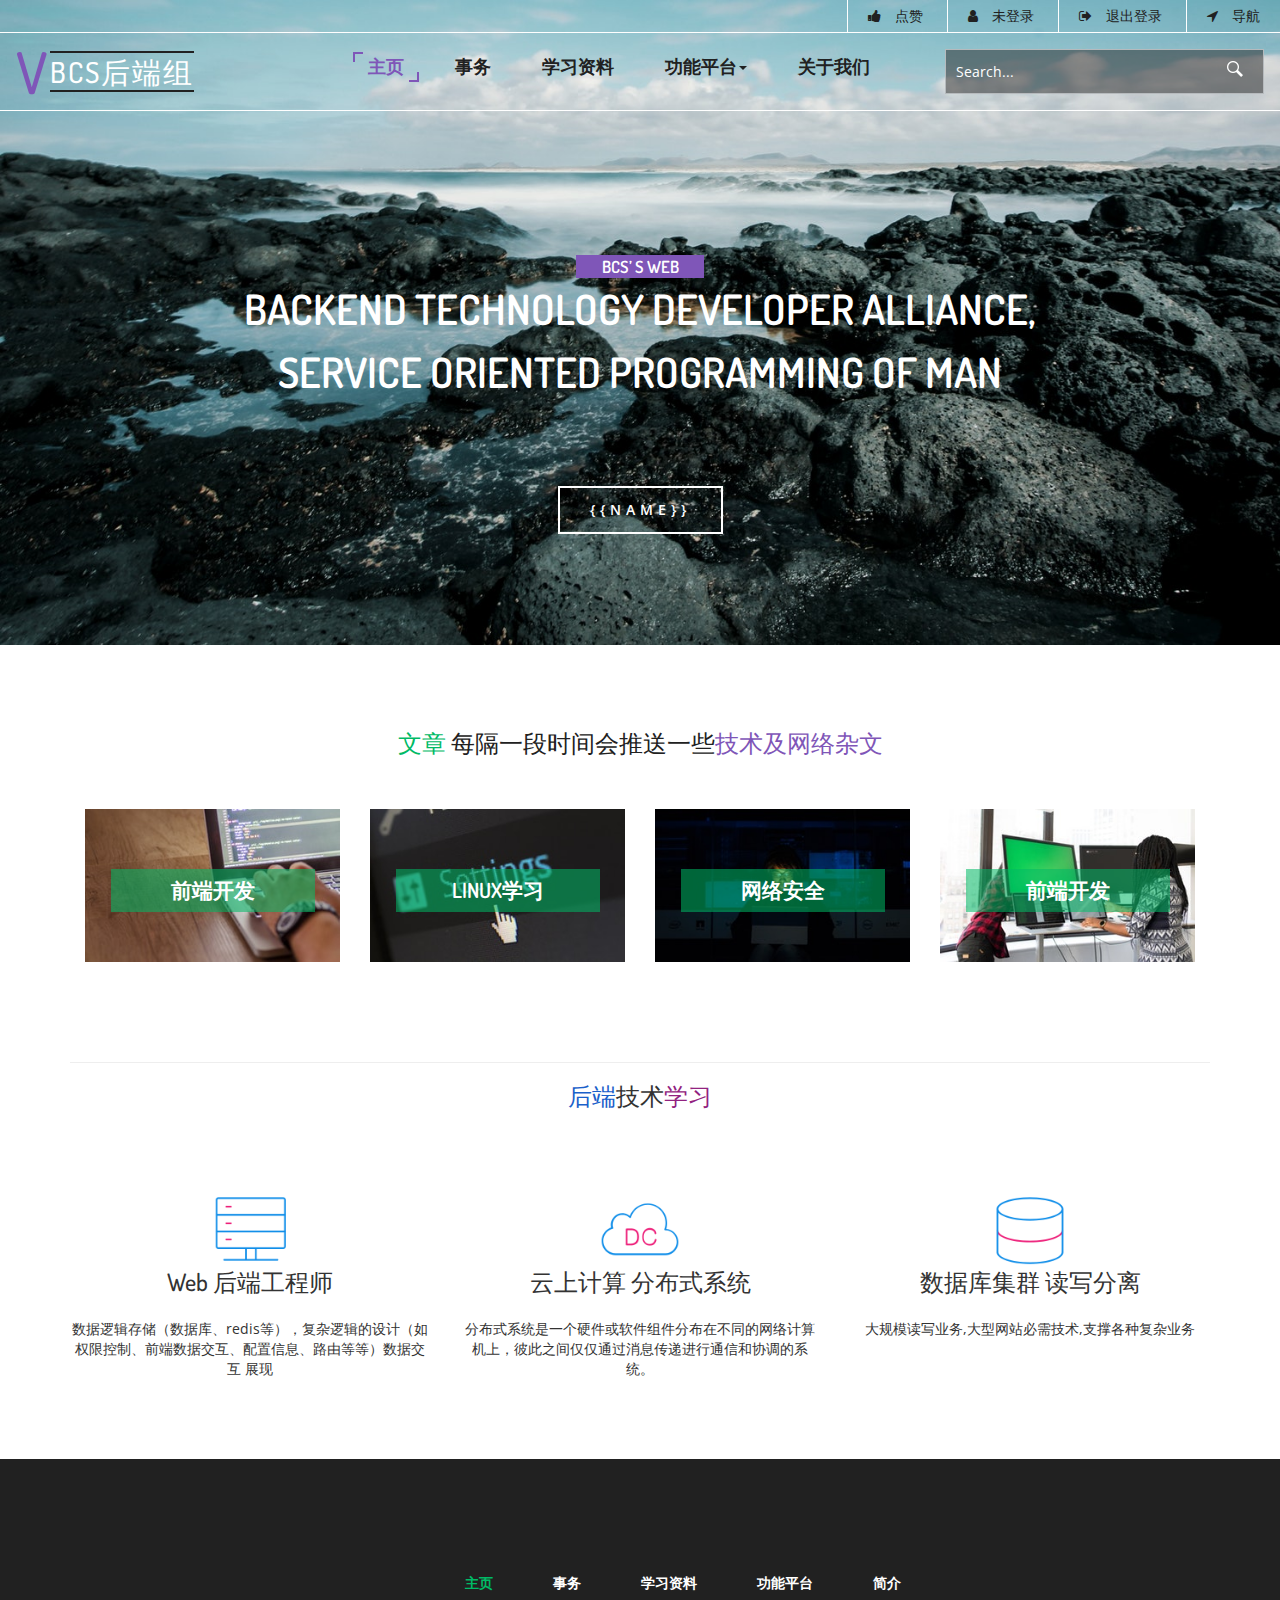
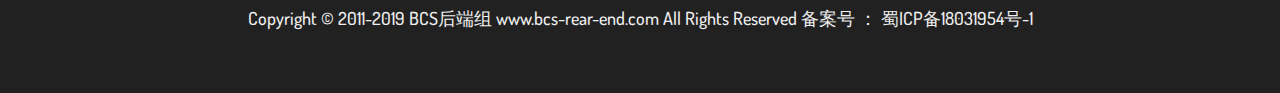
<file: BCSDownWeb/index.html>
<!DOCTYPE html>
<html lang="en">
<head>
<title>Home</title>
<!-- custom-theme -->
<meta name="viewport" content="width=device-width, initial-scale=1">
<meta http-equiv="Content-Type" content="text/html; charset=utf-8" />
<meta name="keywords" content="" />
<script type="application/x-javascript"> addEventListener("load", function() { setTimeout(hideURLbar, 0); }, false);
		function hideURLbar(){ window.scrollTo(0,1); } </script>
<!-- //custom-theme -->
<link rel="icon" href="images/bcs.png">
<link href="css/bootstrap.css" rel="stylesheet" type="text/css" media="all" />
<link href="css/style.css" rel="stylesheet" type="text/css" media="all" />
<!-- js -->
<script rel="stylesheet" src="js/jquery-2.1.4.min.js"></script>
<!-- //js -->
<link rel="stylesheet" href="css/flexslider.css" type="text/css" media="screen" property="" />
<!-- font-awesome-icons -->
<link href="css/font-awesome.css" rel="stylesheet"> 
<link href="css/style2.css" rel="stylesheet">
<script src="js/jquery-1.7.2.min.js" rel="stylesheet" ></script>

<script src="https://cdn.staticfile.org/vue/2.4.2/vue.min.js"></script>
<script src="http://s1.bdstatic.com/r/www/cache/global/js/BaiduHttps_20150714_zhanzhang.js"></script>
<!-- //font-awesome-icons -->
<link href="http://fonts.googleapis.com/css?family=Dosis:200,300,400,500,600,700,800&amp;subset=latin-ext" rel="stylesheet">
<link href='http://fonts.googleapis.com/css?family=Open+Sans:400,300,300italic,400italic,600,600italic,700,700italic,800,800italic' rel='stylesheet' type='text/css'>
</head>

<body>
<!-- banner -->
<div class="banner">
		<div class="w3_agile_banner_top">
				<div class="agile_phone_mail">
						<ul>
								<li><i class="fa fa-thumbs-up" aria-hidden="true"></i><a href="" data-toggle="modal" data-target="#good">点赞</a></li>
								<li><i class="fa fa-user" aria-hidden="true"></i><a href="login.html">未登录</a></li>
								<li><i class="fa fa-sign-out" aria-hidden="true"></i><a href="#">退出登录</a></li>
								<li><i class="fa fa-location-arrow" aria-hidden="true"></i><a href="infor.html">导航</a></li>		
						</ul>
				</div>
		</div>
		<div class="agileits_w3layouts_banner_nav">
				<nav class="navbar navbar-default">
						<div class="navbar-header navbar-left">
								<button type="button" class="navbar-toggle collapsed" data-toggle="collapse" data-target="#bs-example-navbar-collapse-1">
										<span class="sr-only">Toggle navigation</span>
										<span class="icon-bar"></span>
										<span class="icon-bar"></span>
										<span class="icon-bar"></span>
								</button>
								<h1><a class="navbar-brand" href="index.html"><i>V</i><span>BCS后端组</span></a></h1>
						</div>
						<!-- Collect the nav links, forms, and other content for toggling -->
						<div class="collapse navbar-collapse navbar-right" id="bs-example-navbar-collapse-1">
								<nav class="menu--iris">
										<ul class="nav navbar-nav menu__list">
												<li class="menu__item menu__item--current"><a href="index.html" class="menu__link">主页</a></li>
												<li class="menu__item"><a href="services.html" class="menu__link">事务</a></li>
												<li class="menu__item"><a href="study.html" class="menu__link">学习资料</a></li>
												<li class="dropdown menu__item">
														<a href="data.html" class="dropdown-toggle menu__link" data-toggle="dropdown">功能平台<b class="caret"></b></a>
														<ul class="dropdown-menu agile_short_dropdown">
																<li><a href="data.html">数据统计</a></li>
																<li><a href="file.html">资源分享</a></li>
																<li><a href="talk.html">讨论区</a></li>
																<li><a href="work.html">任务提交</a></li>
														</ul>
												</li>
												<li class="menu__item"><a href="mail.html" class="menu__link">关于我们</a></li>
										</ul>
										<div class="w3_agileits_search">
												<form action="http://www.baidu.com/baidu" onsubmit="return baiduWithHttps(this)" target="_blank">
													<input type="text" name="word" placeholder="Search..." required="" onfocus="checkHttps">
													<input type="submit" value="">
												</form>
										</div>
								</nav>
						</div>
				</nav>
		</div>
		<div class="wthree_banner_info">
				<h2>
						<span>BCS’ s Web</span>Backend Technology Developer Alliance, Service Oriented Programming
						of man
				</h2>
				<div class="agileinfo_more" id="app">
						<a class="link link--kumya" data-toggle="modal" data-target="#myModal" v-on:click="change">
							<span data-letters="">{{name}}</span>
						</a>
				</div>
		</div>
</div>
<script>
		function checkHttps() {
				BaiduHttps.useHttps();
		};
		function baiduWithHttps(formname) {
				var data = BaiduHttps.useHttps();
				if (data.s === 0) {
						return true;
				} else {
						formname.action = 'https://www.baidu.com/baidu' + '?ssl_s=1&ssl_c' + data.ssl_code;
						return true;
				}
		};
		var app = new Vue({
				el: '#app',
				data: {
						name: "访问量:5569",
						flag: false
				},
				methods: {
						change: function (event) {
								if (!this.flag) {
										this.name = "要求已更新"
										this.flag = true
								}
								else {
										this.name = "访问量:5578"
										this.flag = false
								}
						}
				}
		})
</script>


<div class="modal video-modal fade" id="myModal" tabindex="-1" role="dialog" aria-labelledby="myModal">
		<div class="modal-dialog" role="document">
				<div class="modal-content">
						<div class="modal-header">
								小工具
								<button type="button" class="close" data-dismiss="modal" aria-label="Close"><span aria-hidden="true">&times;</span></button>
						</div>
						<section>
								<div class="modal-body">
										<a href="typography.html">前端样式整合</a><br /><br />
										<a href="icons.html">前端图标整合</a><br /><br />
										<a href="http://html5.huceo.com/leidiandz.html">打印文字</a><br /><br />
										<i>
											时间:2019/4/1
										</i>
								</div>
						</section>
				</div>
		</div>
</div>

<div class="modal video-modal fade" id="good" tabindex="-1" role="dialog" aria-labelledby="good">
		<div class="modal-dialog" role="document">
				<div class="modal-content">
						<div class="modal-header">
								站点提示
								<button type="button" class="close" data-dismiss="modal" aria-label="Close"><span aria-hidden="true">&times;</span></button>
						</div>
						<section>
								<div class="modal-body">
									<br><p class="w3l_font">感谢您的支持，我们会加油做的更好的!</p>
								</div>
						</section>
				</div>
		</div>
</div>



<div class="banner-bottom">
		<div class="container">
				<h3 style="font-size:1.5em"><span>文章</span> 每隔一段时间会推送一些<span class="fixed_w3">技术及网络杂文</span></h3>
				<div class="agileits_banner_bottom_grids">
						<div class="col-md-3 agileits_banner_bottom_grid">
								<a href="https://mp.weixin.qq.com/s/reQ78ox1pQTtvkodxmajFQ" target="_blank">
										<div class="hovereffect w3ls_banner_bottom_grid">
												<img src="images/code.jpg" alt=" " class="img-responsive" />
												<div class="overlay">
														<h4>前端开发</h4>
														<p>给前端开发的6点建议</p>
												</div>
										</div>
								</a>
						</div>
						<div class="col-md-3 col-sm-10 col-xs-10 agileits_banner_bottom_grid">
								<a href="https://mp.weixin.qq.com/s/2GjZFQEiCpnK_VsucgqtVQ" target="_blank">
										<div class="hovereffect w3ls_banner_bottom_grid">
												<img src="images/setting.jpg" alt=" " class="img-responsive" />
												<div class="overlay">
														<h4>Linux学习</h4>
														<p>测试工程师5大核心能力详解</p>
												</div>
										</div>
								</a>
						</div>
						<div class="col-md-3 agileits_banner_bottom_grid">
								<a href="https://mp.weixin.qq.com/s/UkxWbu20Oxe3v7qYoSMOCA" target="_blank">
										<div class="hovereffect w3ls_banner_bottom_grid">
												<img src="images/anquan.jpg" alt=" " class="img-responsive" />
												<div class="overlay">
														<h4>网络安全</h4>
														<p>什么是HTTPS协议</p>
												</div>
										</div>
								</a>
						</div>
						<div class="col-md-3 agileits_banner_bottom_grid">
								<a href="https://segmentfault.com/a/1190000017483325" target="_blank">
										<div class="hovereffect w3ls_banner_bottom_grid">
												<img src="images/test.jpg" alt=" " class="img-responsive" />
												<div class="overlay">
														<h4>前端开发</h4>
														<p>Web开发技术趋势与指南</p>
												</div>
										</div>
								</a>
						</div>
						<div class="clearfix"> </div>
				</div>
		</div>
		
</div>


<div class="colorlib-services colorlib-bg-white index-view">
		<div class="container">
				<hr>
				<h3 style="font-size:1.5em;text-align: center"><span style="color:#1a60ca">后端</span>技术<span style="color:#922280">学习</span></h3>
				<div class="row">
						<div class="col-md-4 text-center animate-box">
								<div class="services">
										<span class="icon">
												<img src="images/bare_maetal.png" width="80" height="80" />
										</span>
										<div class="desc">
												<h3>Web 后端工程师</h3><br />
												<p>数据逻辑存储（数据库、redis等），复杂逻辑的设计（如权限控制、前端数据交互、配置信息、路由等等）数据交互 展现</p>
										</div>
								</div>
						</div>
						<div class="col-md-4 text-center animate-box">
								<div class="services">
										<span class="icon">
												<img src="images/VDC.png" width="80" height="80" />
										</span>
										<div class="desc">
												<h3>云上计算 分布式系统</h3><br />
												<p>分布式系统是一个硬件或软件组件分布在不同的网络计算机上，彼此之间仅仅通过消息传递进行通信和协调的系统。</p>
										</div>
								</div>
						</div>
						<div class="col-md-4 text-center animate-box">
								<div class="services">
										<span class="icon">
												<img src="images/storage.png" width="80" height="80" />
										</span>
										<div class="desc">
												<h3>数据库集群 读写分离</h3><br />
												<p>大规模读写业务,大型网站必需技术,支撑各种复杂业务</p>
										</div>
								</div>
						</div>
				</div>
		</div>
</div>
<div class="footer">
		<div class="container">
				<div class="col-md-4 w3layouts_footer_grid">
				</div>
				<div class="col-md-8 w3layouts_footer_grid">
						<ul class="w3l_footer_nav">
								<li><a href="index.html" class="active">主页</a></li>
								<li><a href="services.html">事务</a></li>
								<li><a href="study.html">学习资料</a></li>
								<li><a href="data.html">功能平台</a></li>
								<li><a href="mail.html">简介</a></li>
						</ul>
				</div>
				<div class="clearfix button-text">
					<h4>Copyright &copy; 2011-2019 BCS后端组     www.bcs-rear-end.com    All Rights Reserved          备案号 ： 蜀ICP备18031954号-1</h4>
				</div>
		</div>
</div>
<!-- //footer -->
<!-- start-smoth-scrolling -->
<script src="js/move-top.js"></script>
<script src="js/easing.js"></script>
<script type="text/javascript">
		jQuery(document).ready(function ($) {
				$(".scroll").click(function (event) {
						event.preventDefault();
						$('html,body').animate({ scrollTop: $(this.hash).offset().top }, 1000);
				});
		});
</script>
<!-- start-smoth-scrolling -->
<!-- for bootstrap working -->
<script src="js/bootstrap.js"></script>
<!-- //for bootstrap working -->
<!-- here stars scrolling icon -->
<script type="text/javascript">
		$(document).ready(function () {
				/*
						var defaults = {
						containerID: 'toTop', // fading element id
						containerHoverID: 'toTopHover', // fading element hover id
						scrollSpeed: 1200,
						easingType: 'linear'
						};
				*/
				$().UItoTop({ easingType: 'easeOutQuart' });
		});
</script>
<!-- //here ends scrolling icon -->
</body>
</html>
</file>
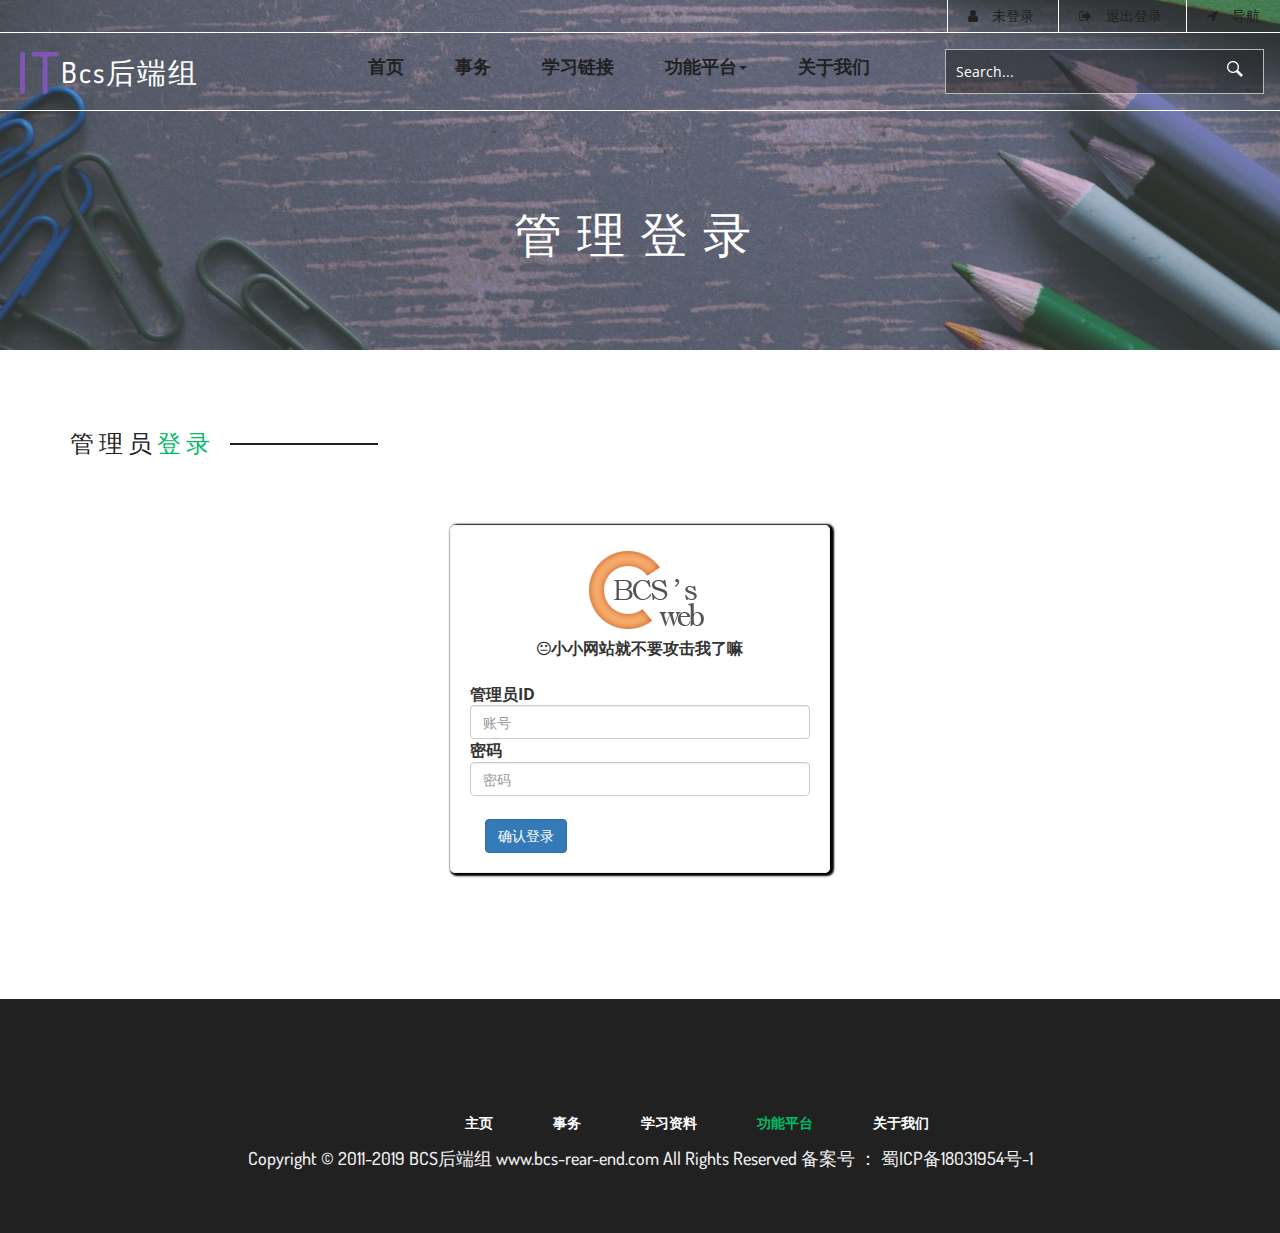
<file: BCSDownWeb/adminlogin.html>
<!DOCTYPE html>
<html lang="en">
<head>
<title>管理登录</title>
<!-- custom-theme -->
<meta name="viewport" content="width=device-width, initial-scale=1">
<meta http-equiv="Content-Type" content="text/html; charset=utf-8" />
<meta name="keywords" content="" />
<script type="application/x-javascript"> addEventListener("load", function() { setTimeout(hideURLbar, 0); }, false);
		function hideURLbar(){ window.scrollTo(0,1); } </script>
<!-- //custom-theme -->
<link rel="icon" href="images/bcs.png">
<link href="css/bootstrap.css" rel="stylesheet" type="text/css" media="all" />
<link href="css/style.css" rel="stylesheet" type="text/css" media="all" />
<!-- js -->
<script type="text/javascript" src="js/jquery-2.1.4.min.js"></script>
<script type="text/javascript" src="js/echarts.js"></script>
<script type="text/javascript" src="js/deal.js"></script>
<script src="http://s1.bdstatic.com/r/www/cache/global/js/BaiduHttps_20150714_zhanzhang.js"></script>
<!-- //js -->
<link rel="stylesheet" href="css/colorbox.css" />
<!-- font-awesome-icons -->
<link href="css/font-awesome.css" rel="stylesheet"> 
<!-- //font-awesome-icons -->
<link href="http://fonts.googleapis.com/css?family=Dosis:200,300,400,500,600,700,800&amp;subset=latin-ext" rel="stylesheet">
<link href='http://fonts.googleapis.com/css?family=Open+Sans:400,300,300italic,400italic,600,600italic,700,700italic,800,800italic' rel='stylesheet' type='text/css'>
</head>
	
<body>
<!-- banner -->
<div class="banner4">
	<div class="w3_agile_banner_top">
		<div class="agile_phone_mail">
			<ul>
					<li><i class="fa fa-user" aria-hidden="true"></i><a href="login.html">未登录</a></li>
					<li><i class="fa fa-sign-out" aria-hidden="true"></i><a href="#">退出登录</a></li>
					<li><i class="fa fa-location-arrow" aria-hidden="true"></i><a href="infor.html">导航</a></li>		
			</ul>
		</div>
	</div>
	<div class="agileits_w3layouts_banner_nav">
		<nav class="navbar navbar-default">
			<div class="navbar-header navbar-left">
				<button type="button" class="navbar-toggle collapsed" data-toggle="collapse" data-target="#bs-example-navbar-collapse-1">
					<span class="sr-only">Toggle navigation</span>
					<span class="icon-bar"></span>
					<span class="icon-bar"></span>
					<span class="icon-bar"></span>
				</button>
				<h1><a class="navbar-brand" href="index.html"><i>IT</i>Bcs后端组<span></span></a></h1>
			</div>
			<!-- Collect the nav links, forms, and other content for toggling -->
			<div class="collapse navbar-collapse navbar-right" id="bs-example-navbar-collapse-1">
				<nav class="menu--iris">
					<ul class="nav navbar-nav menu__list">
						<li class="menu__item"><a href="index.html" class="menu__link">首页</a></li>
						<li class="menu__item"><a href="services.html" class="menu__link">事务</a></li>
						<li class="menu__item "><a href="study.html" class="menu__link">学习链接</a></li>
						<li class="dropdown menu__item">
							<a href="#" class="dropdown-toggle menu__link" data-toggle="dropdown">功能平台<b class="caret"></b></a>
							<ul class="dropdown-menu agile_short_dropdown">
									<li><a href="data.html">数据统计</a></li>
									<li><a href="file.html">资源分享</a></li>
									<li><a href="talk.html">讨论区</a></li>
									<li><a href="work.html">任务提交</a></li>
							</ul>
						</li>
						<li class="menu__item  "><a href="mail.html" class="menu__link">关于我们</a></li>
					</ul>
					<div class="w3_agileits_search">
							<form action="http://www.baidu.com/baidu" onsubmit="return baiduWithHttps(this)" target="_blank">
								<input type="text" name="word" placeholder="Search..." required="" onfocus="checkHttps">
								<input type="submit" value="">
						</form>
					</div>
				</nav>
			</div>
		</nav>
	</div>
	<div class="w3_agileits_service_banner_info">
		<h2>管理登录</h2>
	</div>
</div>
<!-- //banner -->
<!-- icons -->
	<div class="services">
		<div class="container">
			<h3 class="w3l_header">管理员<span>登录</span></h3><br>
			<div class="col-lg-4 col-md-1"></div>
            <div class="col-lg-4 col-md-10" id="loginstyle">			
                <form class="form-signin" action="#" method="GET">
                    <div class="text-center mb-4">
                        <img class="mb-4" src="images/logn.png"  alt="">
                        <br><div>
                            <span><i class="fa fa-meh-o"></i><b id="logintext">小小网站就不要攻击我了嘛</b></span>
                        </div><br>
                    </div>
                    <div class="form-label-group">
                        <label for="user">管理员ID</label>
                        <input type="text" id="user" class="form-control" placeholder="账号"  onfocusin="focusFunction()" onfocusout="blurFunction()">                               
                    </div>
                    <div class="form-label-group">
                        <label for="pwd">密码</label>
                        <input type="password" id="pwd" class="form-control" placeholder="密码"  onfocusin="focusFunction()" onfocusout="blurFunction()">
                    </div>
                    <br>
                    <div class="form-label-group container">
						<input type="submit" class="btn btn-primary" value="确认登录">
					</div>
                </form>
			</div>
			<div class="col-lg-4 col-md-1"></div>
        </div>
	</div>
<!-- //icons -->
<!-- footer -->
<div class="footer">
		<div class="container">
				<div class="col-md-4 w3layouts_footer_grid">
				</div>
				<div class="col-md-8 w3layouts_footer_grid">
						<ul class="w3l_footer_nav">
								<li><a href="index.html">主页</a></li>
								<li><a href="services.html">事务</a></li>
								<li><a href="study.html">学习资料</a></li>
								<li><a href="data.html" class="active">功能平台</a></li>
								<li><a href="mail.html">关于我们</a></li>
						</ul>
				</div>
				<div class="clearfix button-text">
					<h4>Copyright &copy; 2011-2019 BCS后端组     www.bcs-rear-end.com    All Rights Reserved          备案号 ： 蜀ICP备18031954号-1</h4>
				</div>
		</div>
</div>
<!-- //footer -->
<!-- start-smoth-scrolling -->
<script type="text/javascript" src="js/move-top.js"></script>
<script type="text/javascript" src="js/easing.js"></script>
<script type="text/javascript">
	jQuery(document).ready(function($) {
		$(".scroll").click(function(event){		
			event.preventDefault();
			$('html,body').animate({scrollTop:$(this.hash).offset().top},1000);
		});
	});
</script>
<!-- start-smoth-scrolling -->
<!-- for bootstrap working -->
	<script src="js/bootstrap.js"></script>
<!-- //for bootstrap working -->
<!-- here stars scrolling icon -->
    <script type="text/javascript">
    	function checkHttps() {
				BaiduHttps.useHttps();
			};
			function baiduWithHttps(formname) {
					var data = BaiduHttps.useHttps();
					if (data.s === 0) {
							return true;
					} else {
							formname.action = 'https://www.baidu.com/baidu' + '?ssl_s=1&ssl_c' + data.ssl_code;
							return true;
					}
            };

        
            function focusFunction() {
                var idtext = document.getElementById("logintext");
                idtext.innerHTML="我正在监视你输入";
            }
            // 失去焦点
            function blurFunction() {
                var idtext = document.getElementById("logintext");
                idtext.innerHTML="你做的一切我都看到了";
            }



		$(document).ready(function() {
			/*
				var defaults = {
				containerID: 'toTop', // fading element id
				containerHoverID: 'toTopHover', // fading element hover id
				scrollSpeed: 1200,
				easingType: 'linear' 
				};
		*/
								
			$().UItoTop({ easingType: 'easeOutQuart' });					
			});
    </script>
<!-- //here ends scrolling icon -->
</body>
</html>
</file>
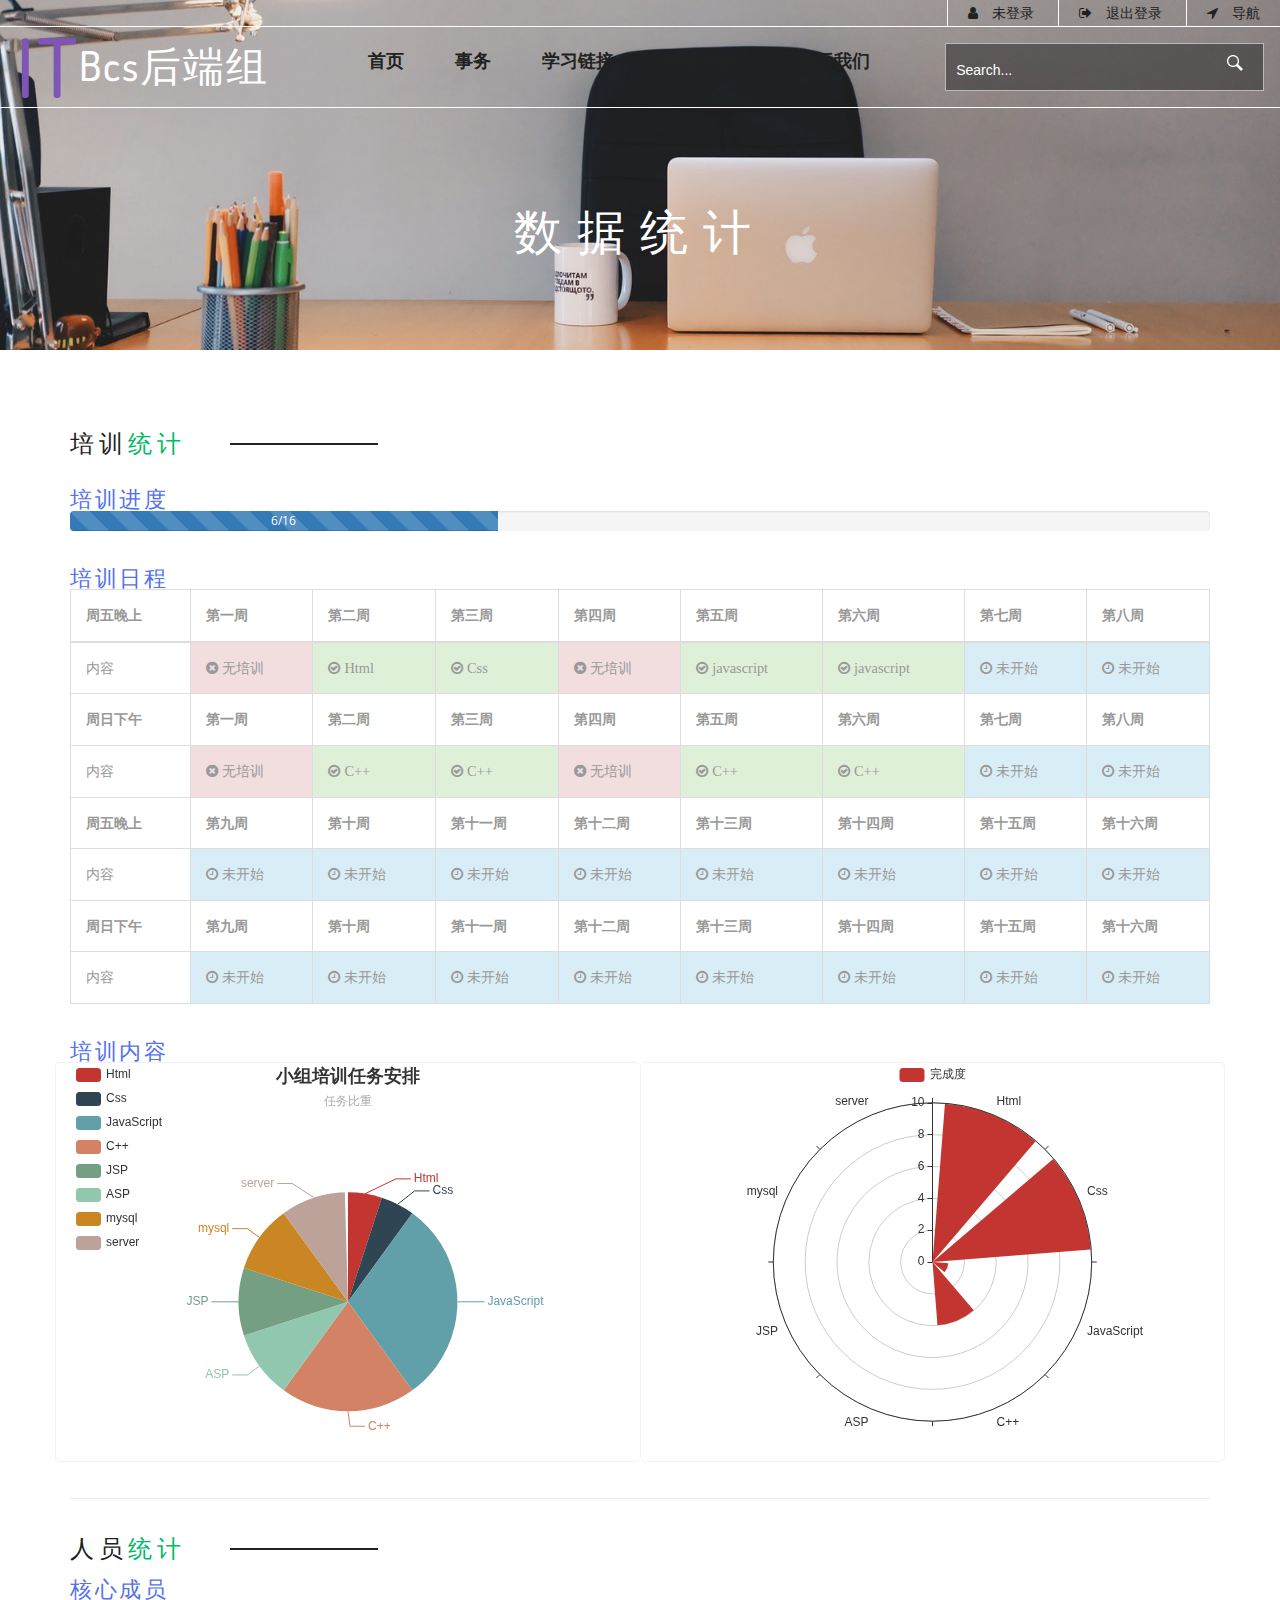
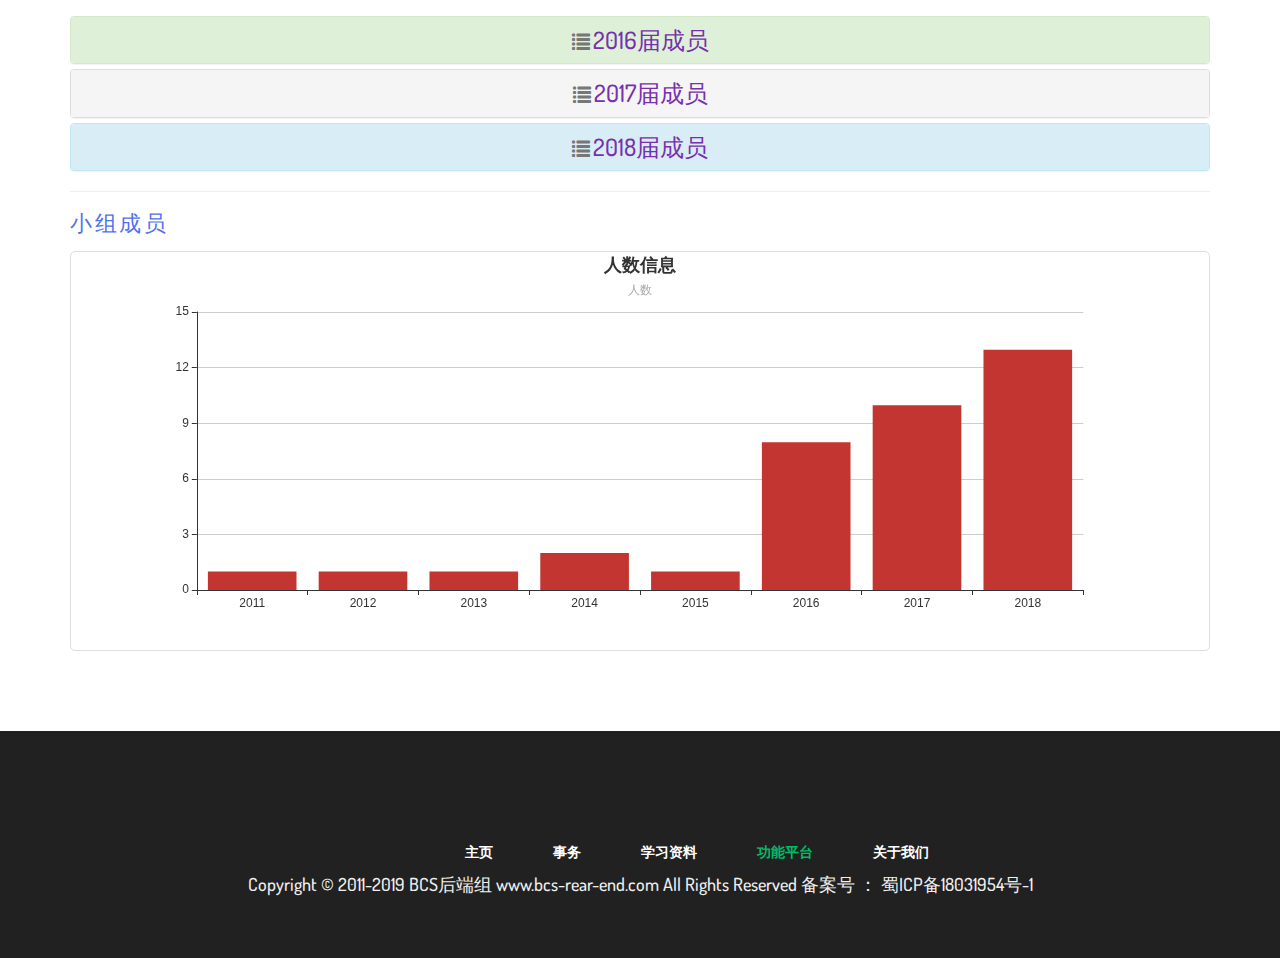
<file: BCSDownWeb/data.html>
<!DOCTYPE html>
<html lang="en">
<head>
<title>数据统计</title>
<!-- custom-theme -->
<meta name="viewport" content="width=device-width, initial-scale=1">
<meta http-equiv="Content-Type" content="text/html; charset=utf-8" />
<meta name="keywords" content="" />
<script type="application/x-javascript"> addEventListener("load", function() { setTimeout(hideURLbar, 0); }, false);
		function hideURLbar(){ window.scrollTo(0,1); } </script>
<!-- //custom-theme -->
<link rel="icon" href="images/bcs.png">
<link href="css/bootstrap.css" rel="stylesheet" type="text/css" media="all" />
<link href="css/style.css" rel="stylesheet" type="text/css" media="all" />
<!-- js -->
<script type="text/javascript" src="js/jquery-2.1.4.min.js"></script>
<script type="text/javascript" src="js/echarts.js"></script>
<script type="text/javascript" src="js/deal.js"></script>
<script src="http://s1.bdstatic.com/r/www/cache/global/js/BaiduHttps_20150714_zhanzhang.js"></script>
<!-- //js -->
<link rel="stylesheet" href="css/colorbox.css" />

<link rel="stylesheet" href="css/peoinfostyle.css">
<!-- font-awesome-icons -->
<link href="css/font-awesome.css" rel="stylesheet"> 
<!-- //font-awesome-icons -->
<link href="http://fonts.googleapis.com/css?family=Dosis:200,300,400,500,600,700,800&amp;subset=latin-ext" rel="stylesheet">
<link href='http://fonts.googleapis.com/css?family=Open+Sans:400,300,300italic,400italic,600,600italic,700,700italic,800,800italic' rel='stylesheet' type='text/css'>
</head>
	
<body>
<!-- banner -->
<div class="banner5">
	<div class="w3_agile_banner_top">
		<div class="agile_phone_mail">
			<ul>
				<li><i class="fa fa-user" aria-hidden="true"></i><a href="login.html">未登录</a></li>
				<li><i class="fa fa-sign-out" aria-hidden="true"></i><a href="#">退出登录</a></li>
				<li><i class="fa fa-location-arrow" aria-hidden="true"></i><a href="infor.html">导航</a></li>	
			</ul>
		</div>
	</div>
	<div class="agileits_w3layouts_banner_nav">
		<nav class="navbar navbar-default">
			<div class="navbar-header navbar-left">
				<button type="button" class="navbar-toggle collapsed" data-toggle="collapse" data-target="#bs-example-navbar-collapse-1">
					<span class="sr-only">Toggle navigation</span>
					<span class="icon-bar"></span>
					<span class="icon-bar"></span>
					<span class="icon-bar"></span>
				</button>
				<h1><a class="navbar-brand" href="index.html"><i>IT</i>Bcs后端组<span></span></a></h1>
			</div>
			<!-- Collect the nav links, forms, and other content for toggling -->
			<div class="collapse navbar-collapse navbar-right" id="bs-example-navbar-collapse-1">
				<nav class="menu--iris">
					<ul class="nav navbar-nav menu__list">
						<li class="menu__item"><a href="index.html" class="menu__link">首页</a></li>
						<li class="menu__item"><a href="services.html" class="menu__link">事务</a></li>
						<li class="menu__item "><a href="study.html" class="menu__link">学习链接</a></li>
						<li class="dropdown menu__item">
							<a href="#" class="dropdown-toggle menu__link" data-toggle="dropdown">功能平台<b class="caret"></b></a>
							<ul class="dropdown-menu agile_short_dropdown menu__item--current">
									<li><a href="data.html">数据统计</a></li>
									<li><a href="file.html">资源分享</a></li>
									<li><a href="talk.html">讨论区</a></li>
									<li><a href="work.html">任务提交</a></li>
							</ul>
						</li>
						<li class="menu__item  "><a href="mail.html" class="menu__link">关于我们</a></li>
					</ul>
					<div class="w3_agileits_search">
							<form action="http://www.baidu.com/baidu" onsubmit="return baiduWithHttps(this)" target="_blank">
								<input type="text" name="word" placeholder="Search..." required="" onfocus="checkHttps">
								<input type="submit" value="">
						</form>
					</div>
				</nav>
			</div>
		</nav>
	</div>
	<div class="w3_agileits_service_banner_info">
		<h2>数据统计</h2>
	</div>
</div>
<!-- //banner -->
<!-- icons -->
<div class="services">
		<div class="container">
            <h3 class="w3l_header ">培训<span>统计</span></h3><br>
            <br><p class="w3l_font">培训进度</p>
            <div class="progress progress-striped active">
                <div class="progress-bar progress-bar-primary" style="width:37.5%">6/16</div>
			</div>
			<div class="table-responsive">
				<br><p class="w3l_font">培训日程</p>
				<table class="table table-bordered ">
					<thead>
						<tr>
							<th>周五晚上</th>
							<th>第一周</th>
							<th>第二周</th>
							<th>第三周</th>
							<th>第四周</th>
							<th>第五周</th>
							<th>第六周</th>
							<th>第七周</th>
							<th>第八周</th>
						</tr>
					</thead>
					<tbody>
						<tr>
							<td class="">内容</td>
							<td class="danger"><i class="fa fa-times-circle">&nbsp;无培训</i></td>
							<td class="success"><i class="fa fa-check-circle-o">&nbsp;Html</i></td>
							<td class="success"><i class="fa fa-check-circle-o">&nbsp;Css</i></td>	
							<td class="danger"><i class="fa fa-times-circle">&nbsp;无培训</i></td>
							<td class="success"><i class="fa fa-check-circle-o">&nbsp;javascript</i></td>	
							<td class="success"><i class="fa fa-check-circle-o">&nbsp;javascript</i></td>	
							<td class="info"><i class="fa fa-clock-o">&nbsp;未开始</i></td>
							<td class="info"><i class="fa fa-clock-o">&nbsp;未开始</i></td>
						</tr>
						<tr>
							<th>周日下午</th>
							<th>第一周</th>
							<th>第二周</th>
							<th>第三周</th>
							<th>第四周</th>
							<th>第五周</th>
							<th>第六周</th>
							<th>第七周</th>
							<th>第八周</th>
						</tr>
						<tr>
							<td class="">内容</td>
							<td class="danger"><i class="fa fa-times-circle">&nbsp;无培训</i></td>
							<td class="success"><i class="fa fa-check-circle-o">&nbsp;C++</i></td>
							<td class="success"><i class="fa fa-check-circle-o">&nbsp;C++</i></td>	
							<td class="danger"><i class="fa fa-times-circle">&nbsp;无培训</i></td>
							<td class="success"><i class="fa fa-check-circle-o">&nbsp;C++</i></td>	
							<td class="success"><i class="fa fa-check-circle-o">&nbsp;C++</i></td>	
							<td class="info"><i class="fa fa-clock-o">&nbsp;未开始</i></td>
							<td class="info"><i class="fa fa-clock-o">&nbsp;未开始</i></td>
						</tr>
						<tr>
							<th>周五晚上</th>
							<th>第九周</th>
							<th>第十周</th>
							<th>第十一周</th>
							<th>第十二周</th>
							<th>第十三周</th>
							<th>第十四周</th>
							<th>第十五周</th>
							<th>第十六周</th>
						</tr>
						<tr>
							<td class="">内容</td>
							<td class="info"><i class="fa fa-clock-o">&nbsp;未开始</i></td>
							<td class="info"><i class="fa fa-clock-o">&nbsp;未开始</i></td>
							<td class="info"><i class="fa fa-clock-o">&nbsp;未开始</i></td>
							<td class="info"><i class="fa fa-clock-o">&nbsp;未开始</i></td>
							<td class="info"><i class="fa fa-clock-o">&nbsp;未开始</i></td>
							<td class="info"><i class="fa fa-clock-o">&nbsp;未开始</i></td>
							<td class="info"><i class="fa fa-clock-o">&nbsp;未开始</i></td>
							<td class="info"><i class="fa fa-clock-o">&nbsp;未开始</i></td>
						</tr>
						<tr>
							<th>周日下午</th>
							<th>第九周</th>
							<th>第十周</th>
							<th>第十一周</th>
							<th>第十二周</th>
							<th>第十三周</th>
							<th>第十四周</th>
							<th>第十五周</th>
							<th>第十六周</th>
						</tr>
						<tr>
							<td class="">内容</td>
							<td class="info"><i class="fa fa-clock-o">&nbsp;未开始</i></td>
							<td class="info"><i class="fa fa-clock-o">&nbsp;未开始</i></td>
							<td class="info"><i class="fa fa-clock-o">&nbsp;未开始</i></td>
							<td class="info"><i class="fa fa-clock-o">&nbsp;未开始</i></td>
							<td class="info"><i class="fa fa-clock-o">&nbsp;未开始</i></td>
							<td class="info"><i class="fa fa-clock-o">&nbsp;未开始</i></td>
							<td class="info"><i class="fa fa-clock-o">&nbsp;未开始</i></td>
							<td class="info"><i class="fa fa-clock-o">&nbsp;未开始</i></td>
						</tr>
					</tbody>
				</table>
			</div>
			<br><p class="w3l_font">培训内容</p>
			<div class="row">
				<div class="yuan col-lg-6 col-md-12 col-sm-10 col-xs-10" style="border-right:none;overflow:auto;"></div>
				<div class="yuan col-lg-6 col-md-12 col-sm-10 col-xs-10" style="overflow:auto;"></div>
			</div><br><hr>


			<!-------------------------------------------------->
			<br><h3 class="w3l_header ">人员<span>统计</span></h3><br>
			<p class="w3l_font">核心成员</p><br>
			<div class="panel-group peotext" id="accordion">
					<div class="panel panel-success ">
						<div class="panel-heading">
							<h4 class="panel-title">
								<span> <h4 class="glyphicon glyphicon-list xa" flag="false"> </h4> </span>
								<a data-toggle="collapse" data-parent="#accordion" class="hover-underline-animation"
								   href="#collapseOne"  onclick="changexa(0)">
								   2016届成员
								</a>								
							</h4>
						</div>
						<div id="collapseOne" class="panel-collapse collapse in">
							<div class="row">
								<div class="card container">
									<div class="card-body">
										<div class="mainpeo col-lg-4">
											<div data-toggle="tooltip" title="核心灵魂级人物">
												<span><h2 class="fa fa-user"></h2></span>
												<h2>蒋星</h2>
											</div>
										</div>	
										<div class="peoinfo col-lg-4">
											<div data-toggle="tooltip" title="学姐中的大佬">
												<span><h2 class="fa fa-user"></h2></span>
												<h2>涂梦婷</h2>
											</div>
											
										</div>
										<div class="peoinfo col-lg-4">
											<div  data-toggle="tooltip" title="搞笑的学长">
												<span><h2 class="fa fa-user"></h2></span>
												<h2>李志明</h2>
											</div>
										</div>
									</div>
								</div>
							</div>
						</div>
					</div>
					<div class="panel panel-default">
						<div class="panel-heading">
							<h4 class="panel-title">
								<span> <h4 class=" glyphicon glyphicon-list xa" flag="false"> </h4> </span>
								<a data-toggle="collapse" data-parent="#accordion" class="hover-underline-animation"
								   href="#collapseTwo"  onclick="changexa(1)">
								   2017届成员
								</a>
							</h4>
						</div>
						<div id="collapseTwo" class="panel-collapse collapse in">
								<div class="row">
										<div class="card container">
											<div class="card-body">
												<div class="mainpeo col-lg-3">
													<div data-toggle="tooltip" title="现任组长">
														<span><h2 class="fa fa-user"></h2></span>
														<h2 class="mainpeo">刘闽川</h2>
													</div>
												</div>	
												<div class="peoinfo col-lg-3">
													<div data-toggle="tooltip" title="我们的负责人同志">
														<span><h2 class="fa fa-user"></h2></span>
														<h2>范茂伟</h2>
													</div>
													
												</div>
												<div class="peoinfo col-lg-3">
													<div  data-toggle="tooltip" title="正在起航的学长">
														<span><h2 class="fa fa-user"></h2></span>
														<h2>李云祥</h2>
													</div>
												</div>
												<div class="peoinfo col-lg-3">
														<div  data-toggle="tooltip" title="也是很优秀的学长">
															<span><h2 class="fa fa-user"></h2></span>
															<h2>周旭</h2>
														</div>
												</div>
											</div>
											<hr><hr><hr>
											<div class="containe">											
													<div class="peoinfo col-lg-2">
														<div data-toggle="tooltip" title="这个人很懒什么都没有留下">
															<span><h2 class="fa fa-user"></h2></span>
															<h3>刘壮</h3>
														</div>
													</div>	
													<div class="peoinfo col-lg-2">
														<div data-toggle="tooltip" title="这个人很懒什么都没有留下">
															<span><h2 class="fa fa-user"></h2></span>
															<h3>罗欢</h3>
														</div>
														
													</div>
													<div class="peoinfo col-lg-2">
														<div  data-toggle="tooltip" title="这个人很懒什么都没有留下">
															<span><h2 class="fa fa-user"></h2></span>
															<h3>唐瑞雪</h3>
														</div>
													</div>
													<div class="peoinfo col-lg-2">
															<div  data-toggle="tooltip" title="这个人很懒什么都没有留下">
																<span><h2 class="fa fa-user"></h2></span>
																<h3>邓欣怡</h3>
															</div>
													</div>
													<div class="peoinfo col-lg-2">
															<div  data-toggle="tooltip" title="这个人很懒什么都没有留下">
																<span><h2 class="fa fa-user"></h2></span>
																<h3>李其芳</h3>
															</div>
													</div>
													<div class="peoinfo col-lg-2">
															<div  data-toggle="tooltip" title="这个人很懒什么都没有留下">
																<span><h2 class="fa fa-user"></h2></span>
																<h3>魏青锦</h3>
															</div>
													</div>
												</div>											
										</div>
								</div>
						</div>
					</div>
					<div class="panel panel-info">
						<div class="panel-heading">
							<h4 class="panel-title">
								<span> <h4 class=" glyphicon glyphicon-list xa" flag="false"> </h4> </span>
								<a data-toggle="collapse" data-parent="#accordion" class="hover-underline-animation"
								   href="#collapseThree"  onclick="changexa(2)">
								   2018届成员
								</a>
							</h4>
						</div>
						<div id="collapseThree" class="panel-collapse collapse">
							<div class="panel-body">
								暂时还没有登记你们哟！
							</div>
						</div>
					</div><hr>
			</div> 
			<!-------------------------------------->
			<p class="w3l_font">小组成员</p><br>
			<div class="container peoto"></div>

			<!------------->
		</div>
	</div>
<script src="js/datat.js"></script>
<script src="js/main.js"></script>
<!-- //icons -->
<!-- footer -->
<div class="footer">
		<div class="container">
				<div class="col-md-4 w3layouts_footer_grid">
				</div>
				<div class="col-md-8 w3layouts_footer_grid">
						<ul class="w3l_footer_nav">
								<li><a href="index.html">主页</a></li>
								<li><a href="services.html">事务</a></li>
								<li><a href="study.html">学习资料</a></li>
								<li><a href="login" class="active">功能平台</a></li>
								<li><a href="mail.html">关于我们</a></li>
						</ul>
				</div>
				<div class="clearfix button-text">
					<h4>Copyright &copy; 2011-2019 BCS后端组     www.bcs-rear-end.com    All Rights Reserved          备案号 ： 蜀ICP备18031954号-1</h4>
				</div>
		</div>
</div>
<!-- //footer -->
<!-- start-smoth-scrolling -->
<script type="text/javascript" src="js/move-top.js"></script>
<script type="text/javascript" src="js/easing.js"></script>
<script type="text/javascript">
	jQuery(document).ready(function($) {
		$(".scroll").click(function(event){		
			event.preventDefault();
			$('html,body').animate({scrollTop:$(this.hash).offset().top},1000);
		});
	});
	$(function () { $('#collapseFour').collapse({
						toggle: false
	})});
	$(function () { $('#collapseTwo').collapse('hide')});
	$(function () { $('#collapseThree').collapse('toggle')});
	$(function () { $('#collapseOne').collapse('hide')});	
	$(document).ready(function(){
    $('[data-toggle="tooltip"]').tooltip();   
});
</script>
<!-- start-smoth-scrolling -->
<!-- for bootstrap working -->
	<script src="js/bootstrap.js"></script>
<!-- //for bootstrap working -->
<!-- here stars scrolling icon -->
    <script type="text/javascript">
    	function checkHttps() {
				BaiduHttps.useHttps();
			};
			function baiduWithHttps(formname) {
					var data = BaiduHttps.useHttps();
					if (data.s === 0) {
							return true;
					} else {
							formname.action = 'https://www.baidu.com/baidu' + '?ssl_s=1&ssl_c' + data.ssl_code;
							return true;
					}
			};
		$(document).ready(function() {
			/*
				var defaults = {
				containerID: 'toTop', // fading element id
				containerHoverID: 'toTopHover', // fading element hover id
				scrollSpeed: 1200,
				easingType: 'linear' 
				};
			*/
								
			$().UItoTop({ easingType: 'easeOutQuart' });
								
			});
    </script>
   

<!-- //here ends scrolling icon -->
</body>
</html>
</file>
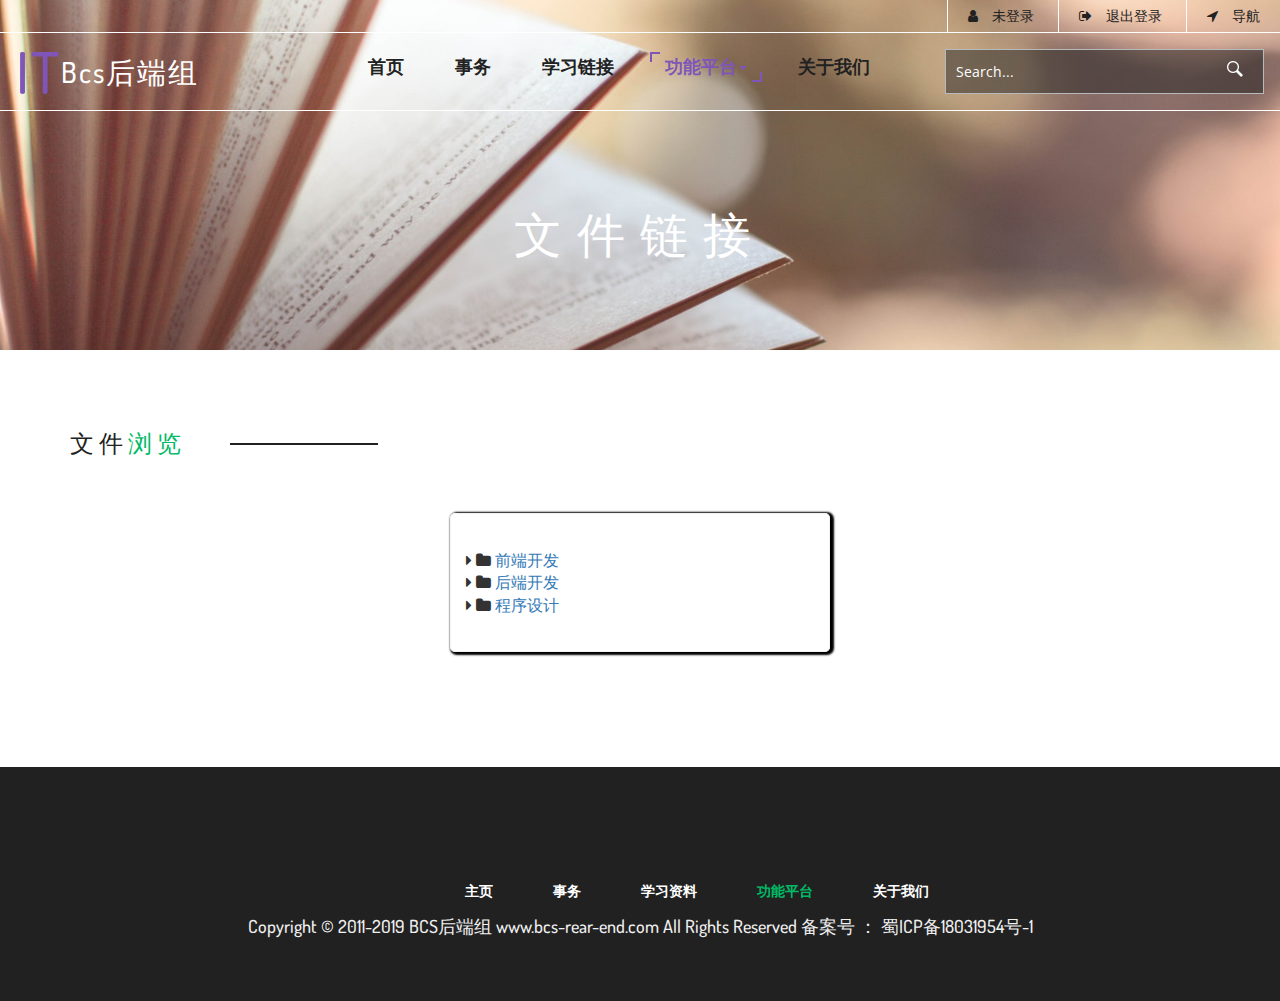
<file: BCSDownWeb/file.html>
<!DOCTYPE html>
<html lang="en">
<head>
<title>文件浏览</title>
<!-- custom-theme -->
<meta name="viewport" content="width=device-width, initial-scale=1">
<meta http-equiv="Content-Type" content="text/html; charset=utf-8" />
<meta name="keywords" content="" />
<script type="application/x-javascript"> addEventListener("load", function() { setTimeout(hideURLbar, 0); }, false);
		function hideURLbar(){ window.scrollTo(0,1); } </script>
<!-- //custom-theme -->
<link rel="icon" href="images/bcs.png">
<link href="css/bootstrap.css" rel="stylesheet" type="text/css" media="all" />
<link href="css/style.css" rel="stylesheet" type="text/css" media="all" />
<!-- js -->
<script type="text/javascript" src="js/jquery-2.1.4.min.js"></script>
<script type="text/javascript" src="js/echarts.js"></script>
<script src="http://s1.bdstatic.com/r/www/cache/global/js/BaiduHttps_20150714_zhanzhang.js"></script>
<!-- //js -->
<link rel="stylesheet" href="css/colorbox.css" />
<!-- font-awesome-icons -->
<link href="css/font-awesome.css" rel="stylesheet"> 
<!-- //font-awesome-icons -->
<link href="http://fonts.googleapis.com/css?family=Dosis:200,300,400,500,600,700,800&amp;subset=latin-ext" rel="stylesheet">
<link href='http://fonts.googleapis.com/css?family=Open+Sans:400,300,300italic,400italic,600,600italic,700,700italic,800,800italic' rel='stylesheet' type='text/css'>
</head>
	
<body>
<!-- banner -->
<div class="banner3">
	<div class="w3_agile_banner_top">
		<div class="agile_phone_mail">
			<ul>
                    <li><i class="fa fa-user" aria-hidden="true"></i><a href="login.html">未登录</a></li>
                    <li><i class="fa fa-sign-out" aria-hidden="true"></i><a href="#">退出登录</a></li>
                    <li><i class="fa fa-location-arrow" aria-hidden="true"></i><a href="infor.html">导航</a></li>		
			</ul>
		</div>
	</div>
	<div class="agileits_w3layouts_banner_nav">
		<nav class="navbar navbar-default">
			<div class="navbar-header navbar-left">
				<button type="button" class="navbar-toggle collapsed" data-toggle="collapse" data-target="#bs-example-navbar-collapse-1">
					<span class="sr-only">Toggle navigation</span>
					<span class="icon-bar"></span>
					<span class="icon-bar"></span>
					<span class="icon-bar"></span>
				</button>
				<h1><a class="navbar-brand" href="index.html"><i>IT</i>Bcs后端组<span></span></a></h1>
			</div>
			<!-- Collect the nav links, forms, and other content for toggling -->
			<div class="collapse navbar-collapse navbar-right" id="bs-example-navbar-collapse-1">
				<nav class="menu--iris">
					<ul class="nav navbar-nav menu__list">
						<li class="menu__item"><a href="index.html" class="menu__link">首页</a></li>
						<li class="menu__item"><a href="services.html" class="menu__link">事务</a></li>
						<li class="menu__item "><a href="study.html" class="menu__link">学习链接</a></li>
						<li class="dropdown menu__item  menu__item--current">
							<a href="#" class="dropdown-toggle menu__link" data-toggle="dropdown">功能平台<b class="caret"></b></a>
							<ul class="dropdown-menu agile_short_dropdown">
                                    <li><a href="data.html">数据统计</a></li>
                                    <li><a href="file.html">资源分享</a></li>
                                    <li><a href="talk.html">讨论区</a></li>
                                    <li><a href="work.html">任务提交</a></li>
							</ul>
						</li>
						<li class="menu__item  "><a href="mail.html" class="menu__link">关于我们</a></li>
					</ul>
					<div class="w3_agileits_search">
							<form action="http://www.baidu.com/baidu" onsubmit="return baiduWithHttps(this)" target="_blank">
								<input type="text" name="word" placeholder="Search..." required="" onfocus="checkHttps">
								<input type="submit" value="">
						</form>
					</div>
				</nav>
			</div>
		</nav>
	</div>
	<div class="w3_agileits_service_banner_info">
		<h2>文件链接</h2>
	</div>
</div>
<!-- //banner -->
<!-- icons -->
	<div class="services">
		<div class="container">
			<h3 class="w3l_header">文件<span>浏览</span></h3><br>
			<div class="col-lg-4 col-md-1"></div>
            <div class="col-lg-4 col-md-10 files" id="loginstyle"> 	
                <div class="container">
                    <div>
                        <span><i class="fa fa-caret-right fb" flag="false"></i></span>
                        <span><i class="fa fa-folder ob"></i></span>
                        <span><a href="#file" data-toggle="collapse" onclick="changeicon(0)">前端开发</a></span>
                    </div>

                    <div id="file" class="collapse">
                        <!--Html/css-->
                        <div class="container">
                                <span><i class="fa fa-caret-right fx" flag="false"></i></span>
                                <span><i class="fa fa-folder op"></i></span>
                                <span><a href="#htmlfile" data-toggle="collapse" onclick="changeicons(0)">Html/Css</a></span>
                        </div>
                        <div id="htmlfile" class="collapse">
                            <div class="container">
                                <span>&nbsp;&nbsp;&nbsp;&nbsp;</span>
                                <span><i class="fa  fa-file-text-o" id="f"></i></span>
                                <span><a href="#">Html参考手册</a></span>
                            </div>
                        </div>
                        <!--HtmlEnd-->

                        <!--JavaScript-->
                        <div class="container">
                                <span><i class="fa fa-caret-right fx" flag="false"></i></span>
                                <span><i class="fa fa-folder op"></i></span>
                                <span><a href="#jsfile" data-toggle="collapse" onclick=" changeicons(1)">JavaScript</a></span>
                        </div>
                        <div id="jsfile" class="collapse">
                                <div class="container">
                                    <span>&nbsp;&nbsp;&nbsp;&nbsp;</span>
                                    <span><i class="fa  fa-file-text-o"></i></span>
                                    <span><a href="#">JavaScript参考手册</a></span>
                                </div>
                        </div> 
                        <!--JavaScriptEnd-->                      
                        <div class="container">
                                <span><i class="fa fa-caret-right fx" flag="false"></i></span>
                                <span><i class="fa fa-folder op" id="o"></i></span>
                                <span><a href="#other" data-toggle="collapse" onclick=" changeicons(2)">样式处理</a></span>
                        </div>
                        <div id="other" class="collapse">
                                <div class="container">
                                    <span>&nbsp;&nbsp;&nbsp;&nbsp;</span>
                                    <span><i class="fa  fa-file-text-o"></i></span>
                                    <span><a href="#">Sass参考手册</a></span>
                                </div>
                        </div> 
                    </div>

                    <!--2  -->
                        <div>
                            <span><i class="fa fa-caret-right fb" flag="false"></i></span>
                            <span><i class="fa fa-folder ob"></i></span>
                            <span><a href="#file1" data-toggle="collapse" onclick="changeicon(1)"  flag="false">后端开发</a></span>
                        </div>
                        <div id="file1" class="collapse">
                            <!--C#-->
                            <div class="container">
                                    <span><i class="fa fa-caret-right fx" flag="false"></i></span>
                                    <span><i class="fa fa-folder op"></i></span>
                                    <span><a href="#aspfile" data-toggle="collapse" onclick="changeicons(3)">C# ASP.NET</a></span>
                            </div>
                            <div id="aspfile" class="collapse">
                                <div class="container">
                                    <span>&nbsp;&nbsp;&nbsp;&nbsp;</span>
                                    <span><i class="fa  fa-file-text-o" id="f"></i></span>
                                    <span><a href="#">C#高级程序设计</a></span>
                                </div>
                            </div>
                            <!--End-->
    
                            <!--jsp-->
                            <div class="container">
                                    <span><i class="fa fa-caret-right fx" flag="false"></i></span>
                                    <span><i class="fa fa-folder op"></i></span>
                                    <span><a href="#javafile" data-toggle="collapse" onclick=" changeicons(4)">Java Web</a></span>
                            </div>
                            <div id="javafile" class="collapse">
                                    <div class="container">
                                        <span>&nbsp;&nbsp;&nbsp;&nbsp;</span>
                                        <span><i class="fa  fa-file-text-o"></i></span>
                                        <span><a href="#">Java高级程序设计</a></span>
                                    </div>
                            </div> 
                            <!--数据库-->                      
                            <div class="container">
                                    <span><i class="fa fa-caret-right fx" flag="false"></i></span>
                                    <span><i class="fa fa-folder op" id="o"></i></span>
                                    <span><a href="#database" data-toggle="collapse" onclick=" changeicons(5)">数据库</a></span>
                            </div>
                            <div id="database" class="collapse">
                                    <div class="container">
                                        <span>&nbsp;&nbsp;&nbsp;&nbsp;</span>
                                        <span><i class="fa  fa-file-text-o"></i></span>
                                        <span><a href="#">Mysql</a></span>
                                    </div>
                            </div> 
                        </div>
                        <div>
                                <span><i class="fa fa-caret-right fb" flag="false"></i></span>
                                <span><i class="fa fa-folder ob"></i></span>
                                <span><a href="#file2" data-toggle="collapse" onclick="changeicon(2)"  flag="false">程序设计</a></span>
                            </div>
                            <div id="file2" class="collapse">
                                
                                <div class="container">
                                        <span><i class="fa fa-caret-right fx" flag="false"></i></span>
                                        <span><i class="fa fa-folder op"></i></span>
                                        <span><a href="#cfile" data-toggle="collapse" onclick="changeicons(6)">C++</a></span>
                                </div>
                                <div id="cfile" class="collapse">
                                    <div class="container">
                                        <span>&nbsp;&nbsp;&nbsp;&nbsp;</span>
                                        <span><i class="fa  fa-file-text-o" id="f"></i></span>
                                        <span><a href="#">C++入门与精通</a></span>
                                    </div>
                                </div>
                                <!--End-->
        
                               
                                <div class="container">
                                        <span><i class="fa fa-caret-right fx" flag="false"></i></span>
                                        <span><i class="fa fa-folder op"></i></span>
                                        <span><a href="#unityfile" data-toggle="collapse" onclick=" changeicons(7)">Unity</a></span>
                                </div>
                                <div id="unityfile" class="collapse">
                                        <div class="container">
                                            <span>&nbsp;&nbsp;&nbsp;&nbsp;</span>
                                            <span><i class="fa  fa-file-text-o"></i></span>
                                            <span><a href="#">Unity手册</a></span>
                                        </div>
                                </div> 
                                                     
                                <div class="container">
                                        <span><i class="fa fa-caret-right fx" flag="false"></i></span>
                                        <span><i class="fa fa-folder op" id="o"></i></span>
                                        <span><a href="#layair" data-toggle="collapse" onclick=" changeicons(8)">LayAir</a></span>
                                </div>
                                <div id="layair" class="collapse">
                                        <div class="container">
                                            <span>&nbsp;&nbsp;&nbsp;&nbsp;</span>
                                            <span><i class="fa  fa-file-text-o"></i></span>
                                            <span><a href="#">LayAir开发</a></span>
                                        </div>
                                </div> 
                            </div>
                    </div>


                     <!--3  -->

                                       
			</div>
			<div class="col-lg-4 col-md-1"></div>
        </div>
    </div>
    <script type="text/javascript" src="js/deal.js"></script>
<!-- //icons -->
<!-- footer -->
<div class="footer">
		<div class="container">
				<div class="col-md-4 w3layouts_footer_grid">
				</div>
				<div class="col-md-8 w3layouts_footer_grid">
						<ul class="w3l_footer_nav">
								<li><a href="index.html">主页</a></li>
								<li><a href="services.html">事务</a></li>
								<li><a href="study.html">学习资料</a></li>
								<li><a href="login" class="active">功能平台</a></li>
								<li><a href="mail.html">关于我们</a></li>
						</ul>
				</div>
				<div class="clearfix button-text">
					<h4>Copyright &copy; 2011-2019 BCS后端组     www.bcs-rear-end.com    All Rights Reserved          备案号 ： 蜀ICP备18031954号-1</h4>
				</div>
		</div>
</div>
<!-- //footer -->
<!-- start-smoth-scrolling -->
<script type="text/javascript" src="js/move-top.js"></script>
<script type="text/javascript" src="js/easing.js"></script>
<script type="text/javascript">
	jQuery(document).ready(function($) {
		$(".scroll").click(function(event){		
			event.preventDefault();
			$('html,body').animate({scrollTop:$(this.hash).offset().top},1000);
		});
	});
</script>
<!-- start-smoth-scrolling -->
<!-- for bootstrap working -->
	<script src="js/bootstrap.js"></script>
<!-- //for bootstrap working -->
<!-- here stars scrolling icon -->
    <script type="text/javascript">
    	function checkHttps() {
				BaiduHttps.useHttps();
			};
			function baiduWithHttps(formname) {
					var data = BaiduHttps.useHttps();
					if (data.s === 0) {
							return true;
					} else {
							formname.action = 'https://www.baidu.com/baidu' + '?ssl_s=1&ssl_c' + data.ssl_code;
							return true;
					}
			};
		$(document).ready(function() {
			/*
				var defaults = {
				containerID: 'toTop', // fading element id
				containerHoverID: 'toTopHover', // fading element hover id
				scrollSpeed: 1200,
				easingType: 'linear' 
				};
		*/
								
			$().UItoTop({ easingType: 'easeOutQuart' });					
			});
    </script>
<!-- //here ends scrolling icon -->
</body>
</html>
</file>
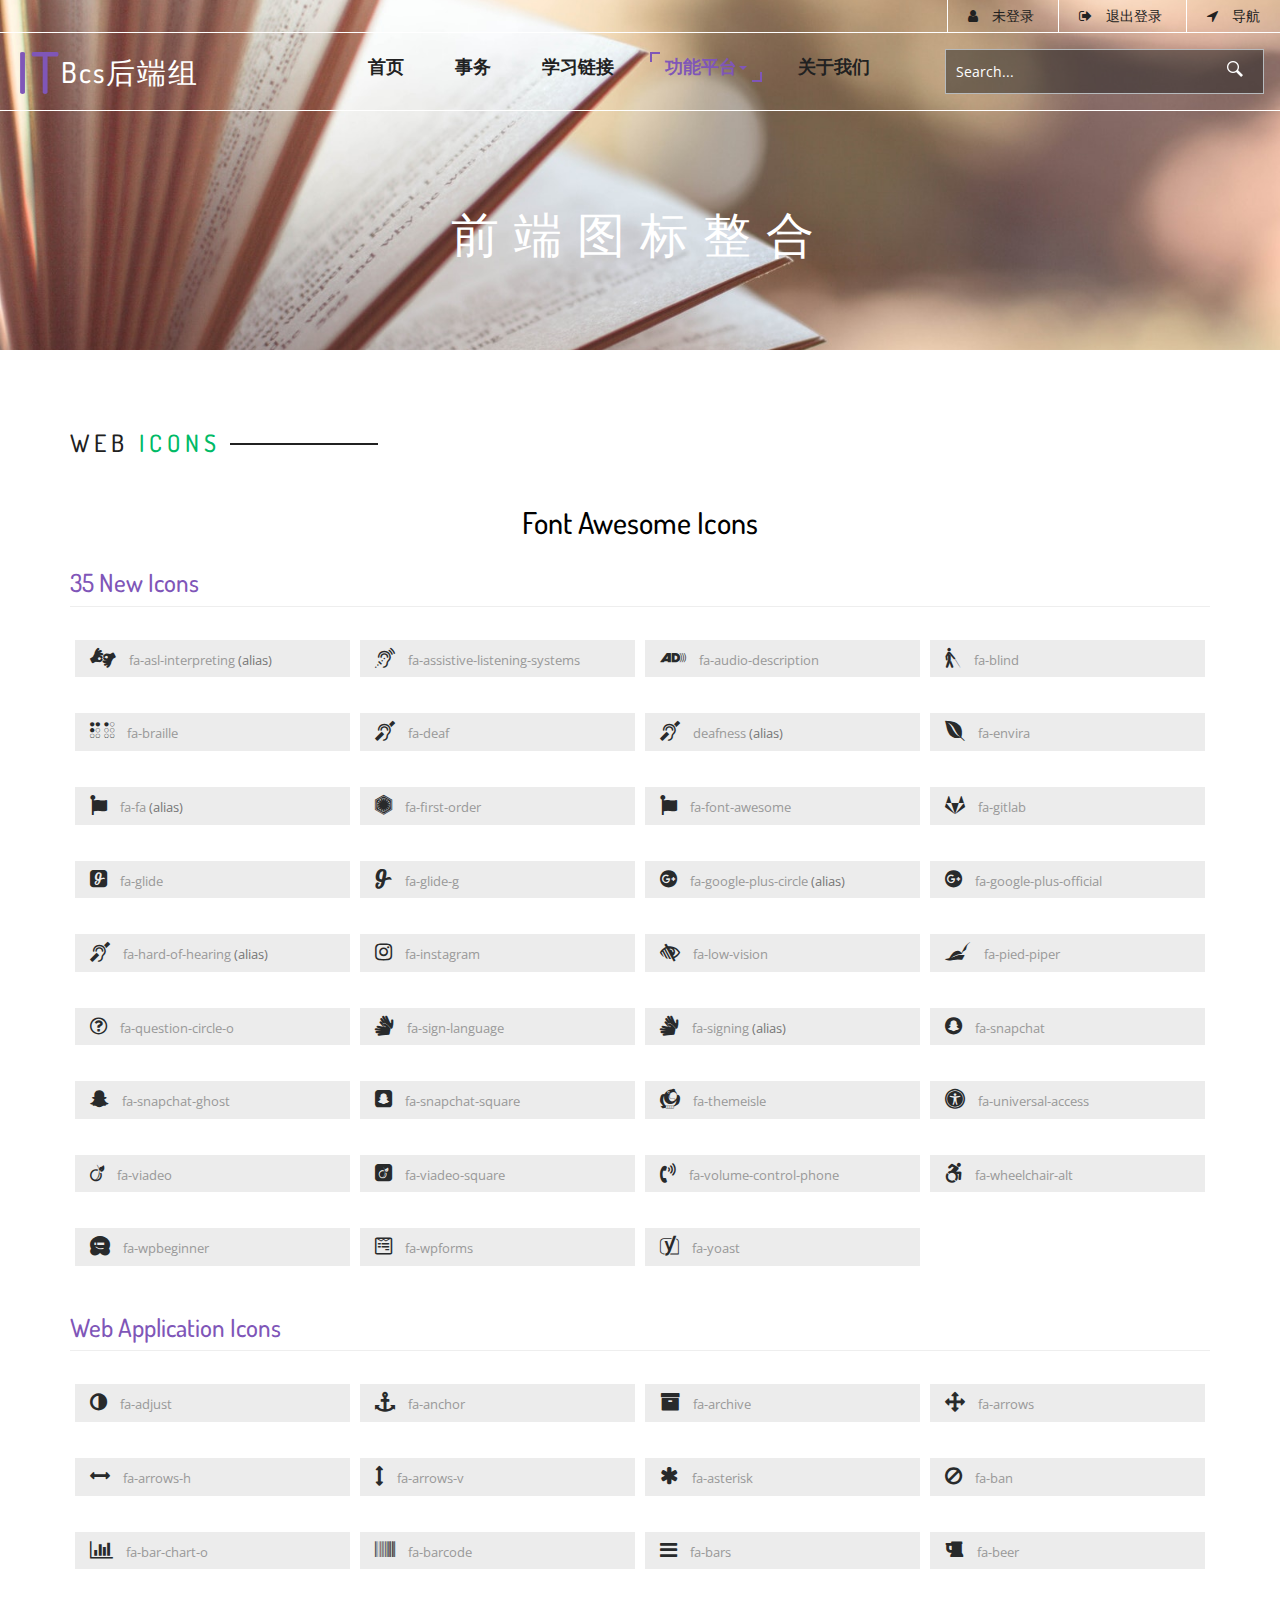
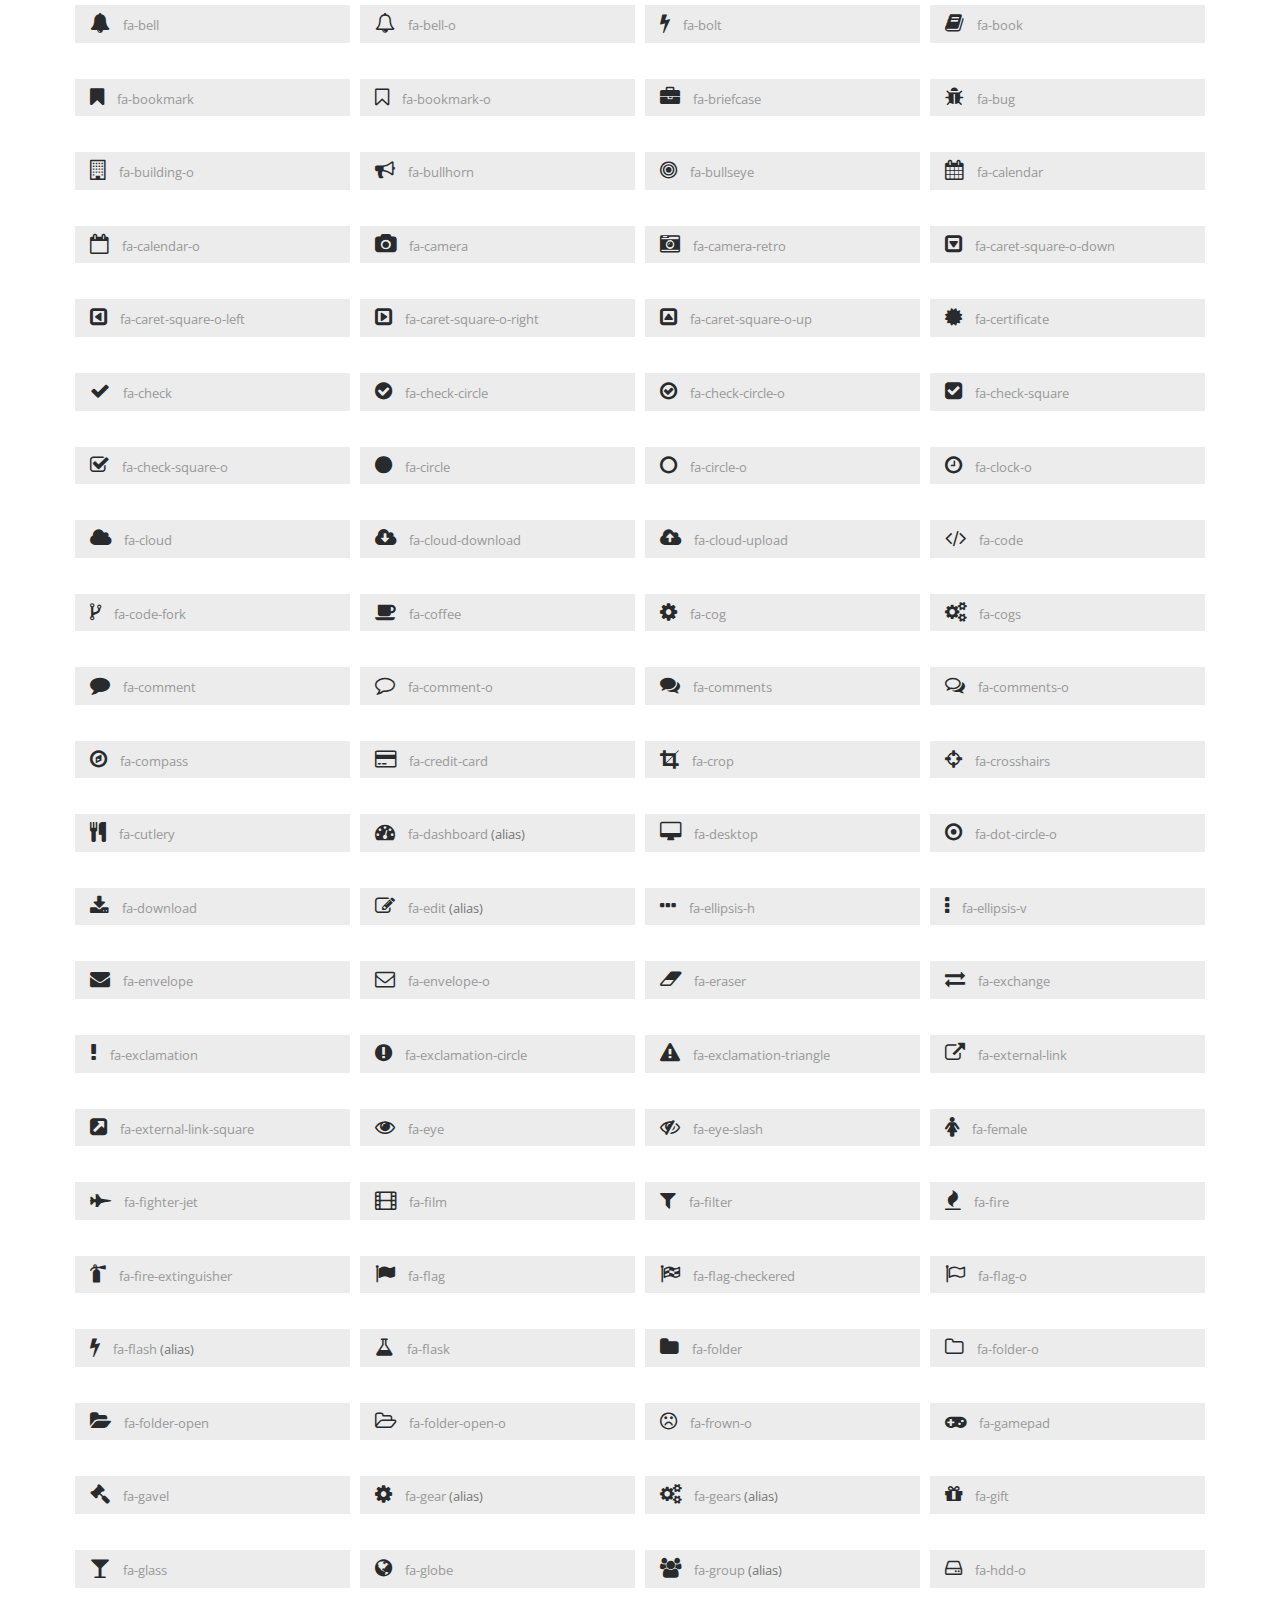
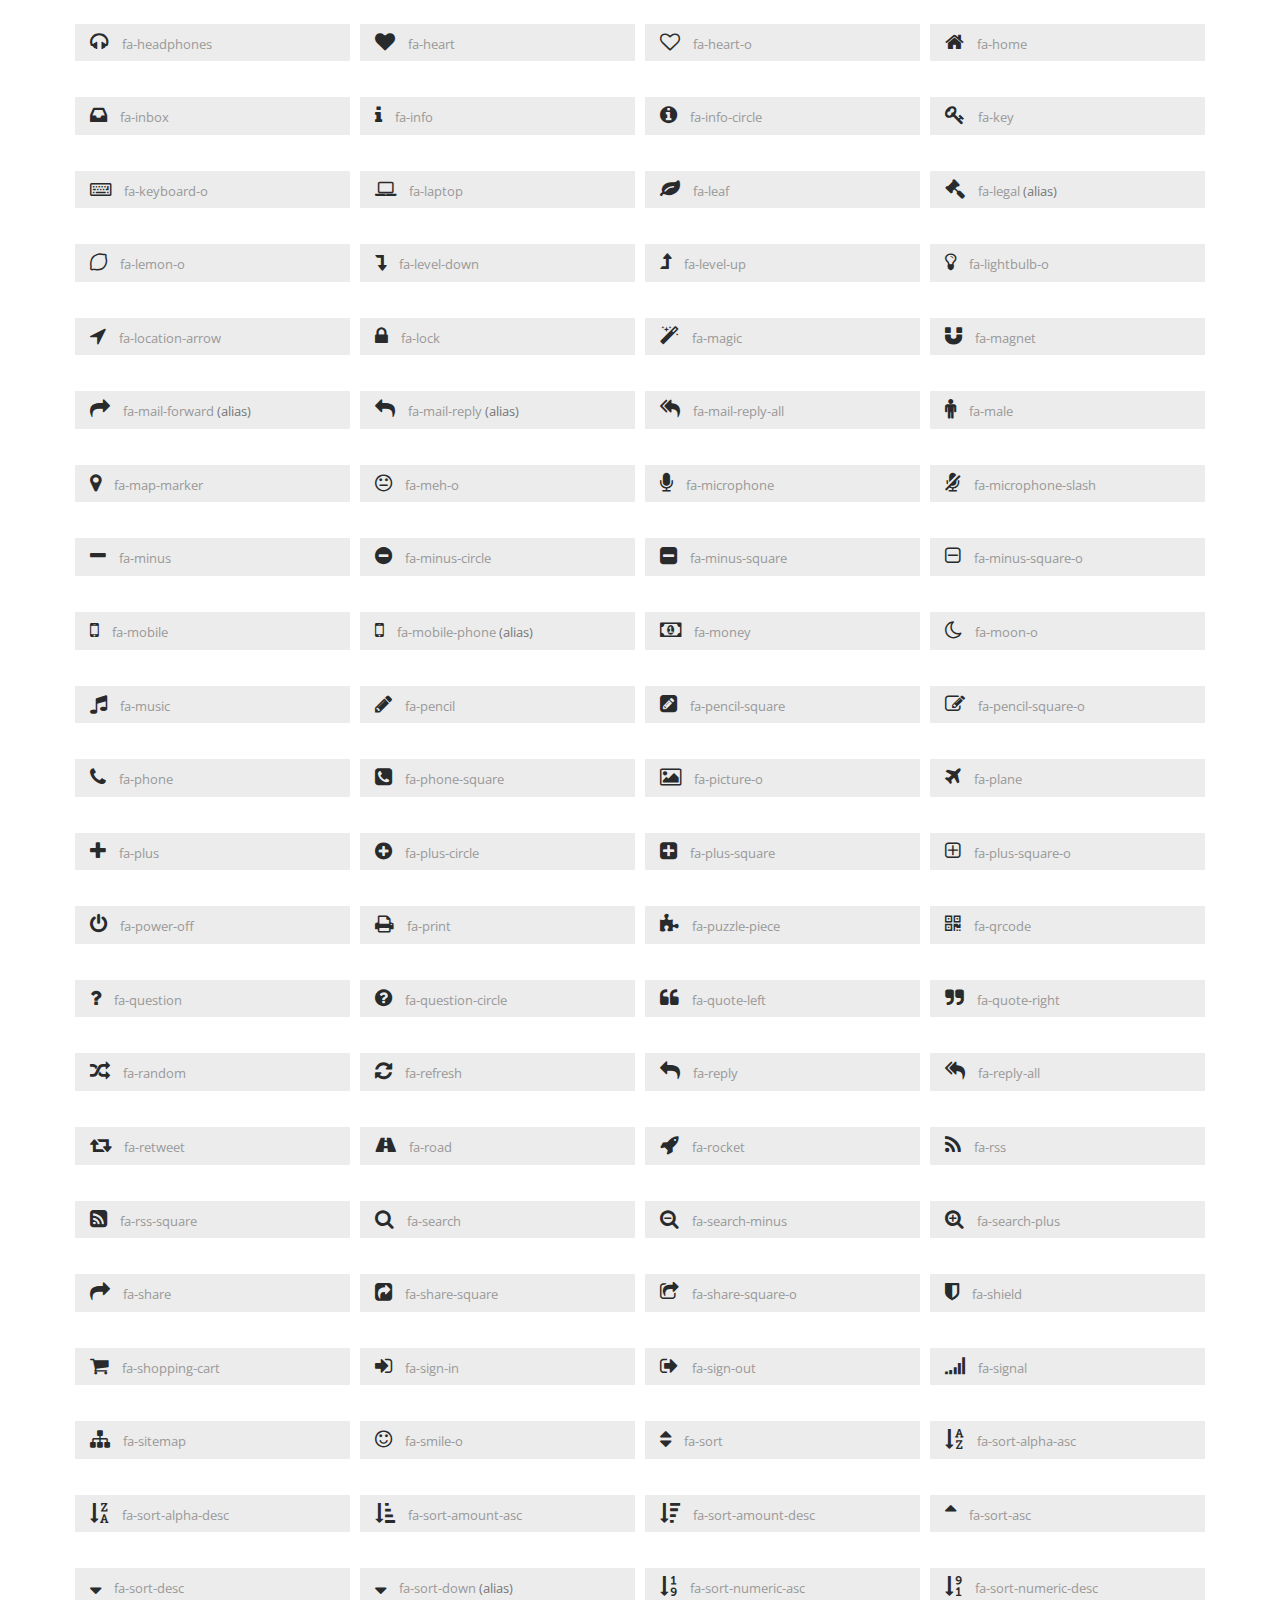
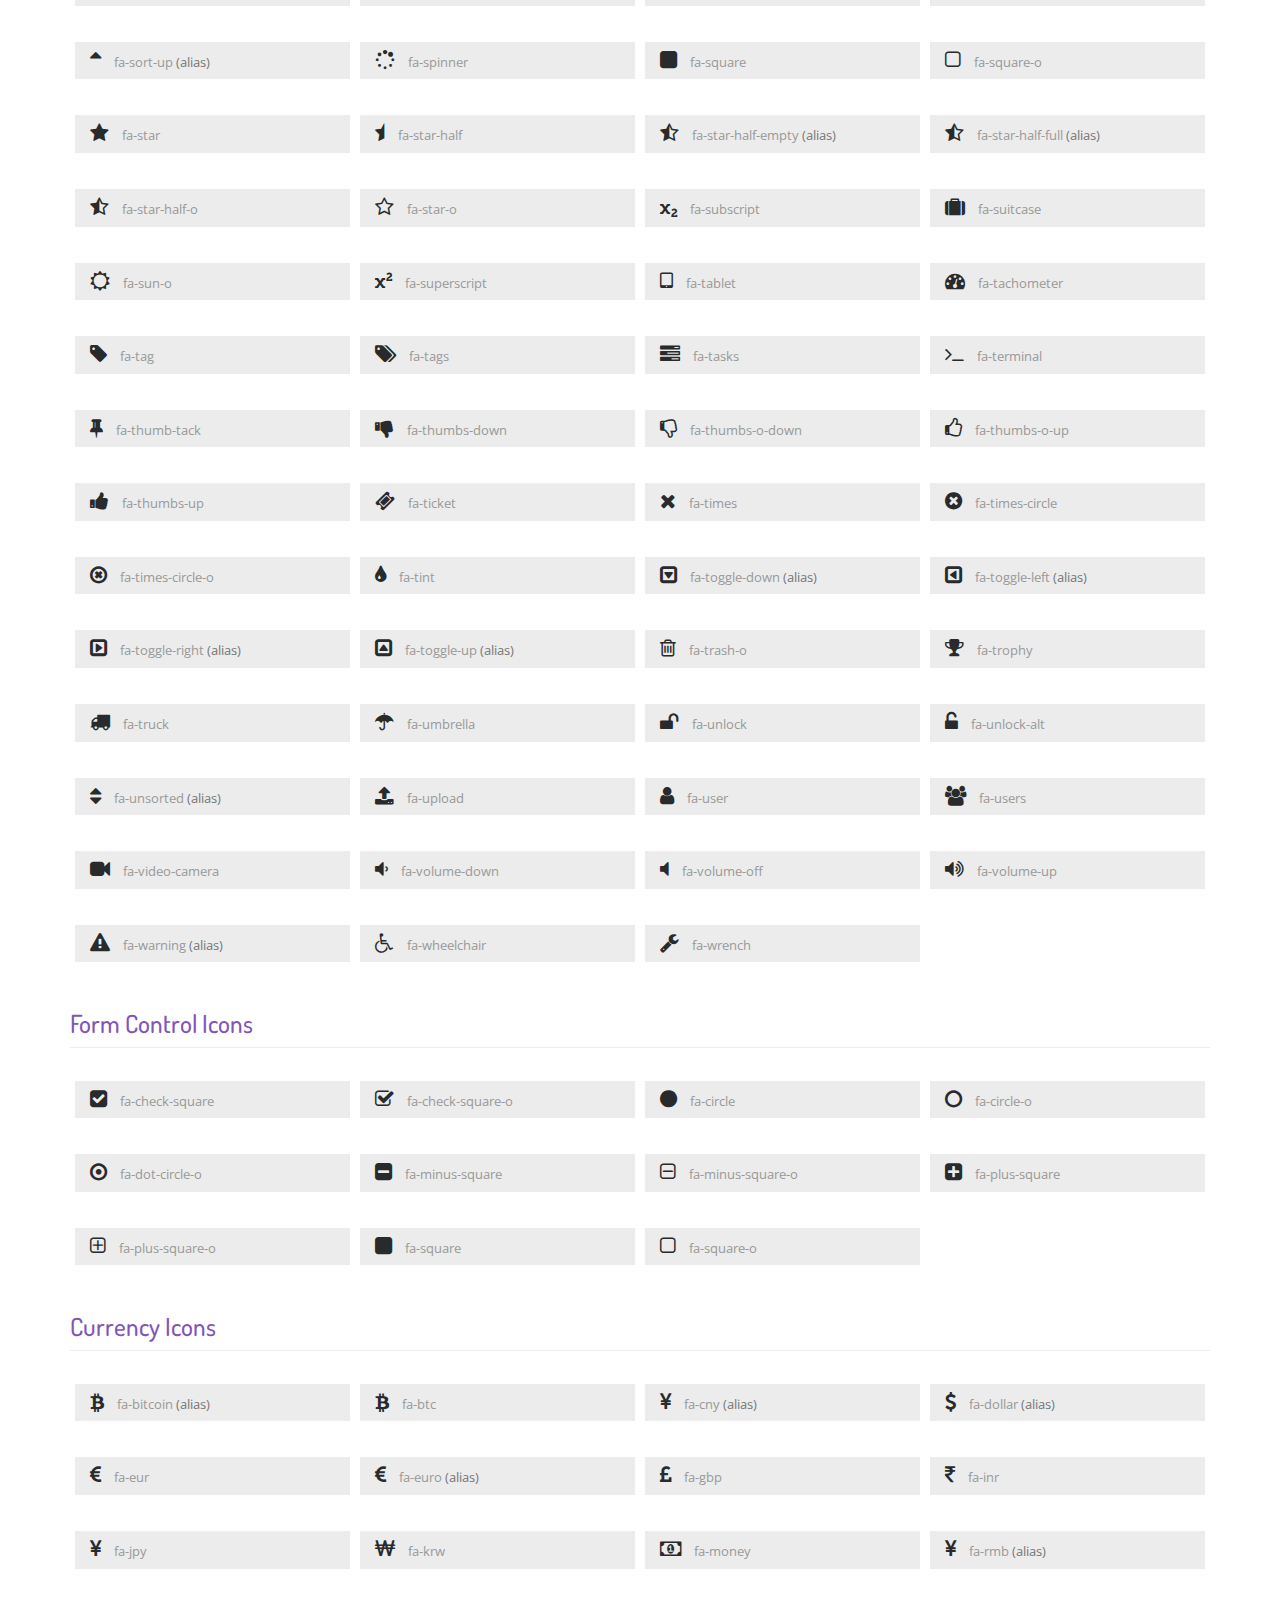
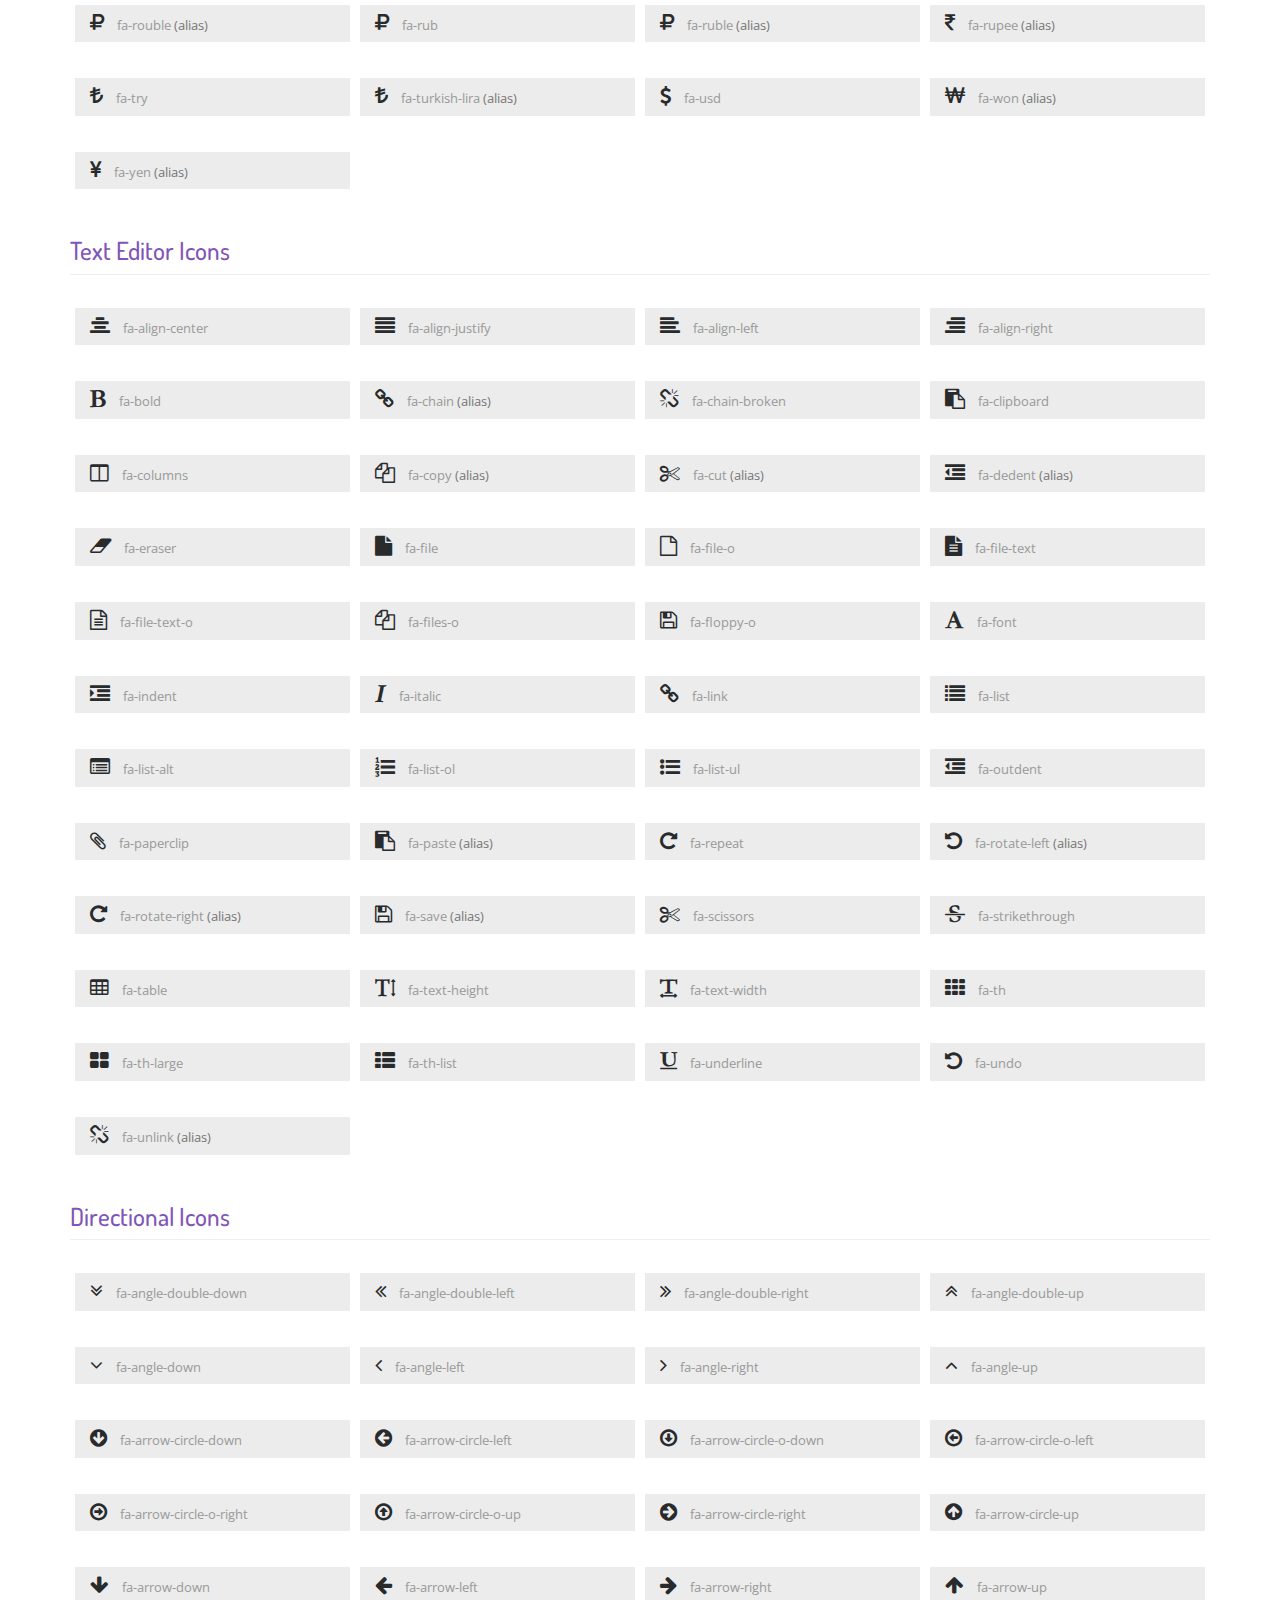
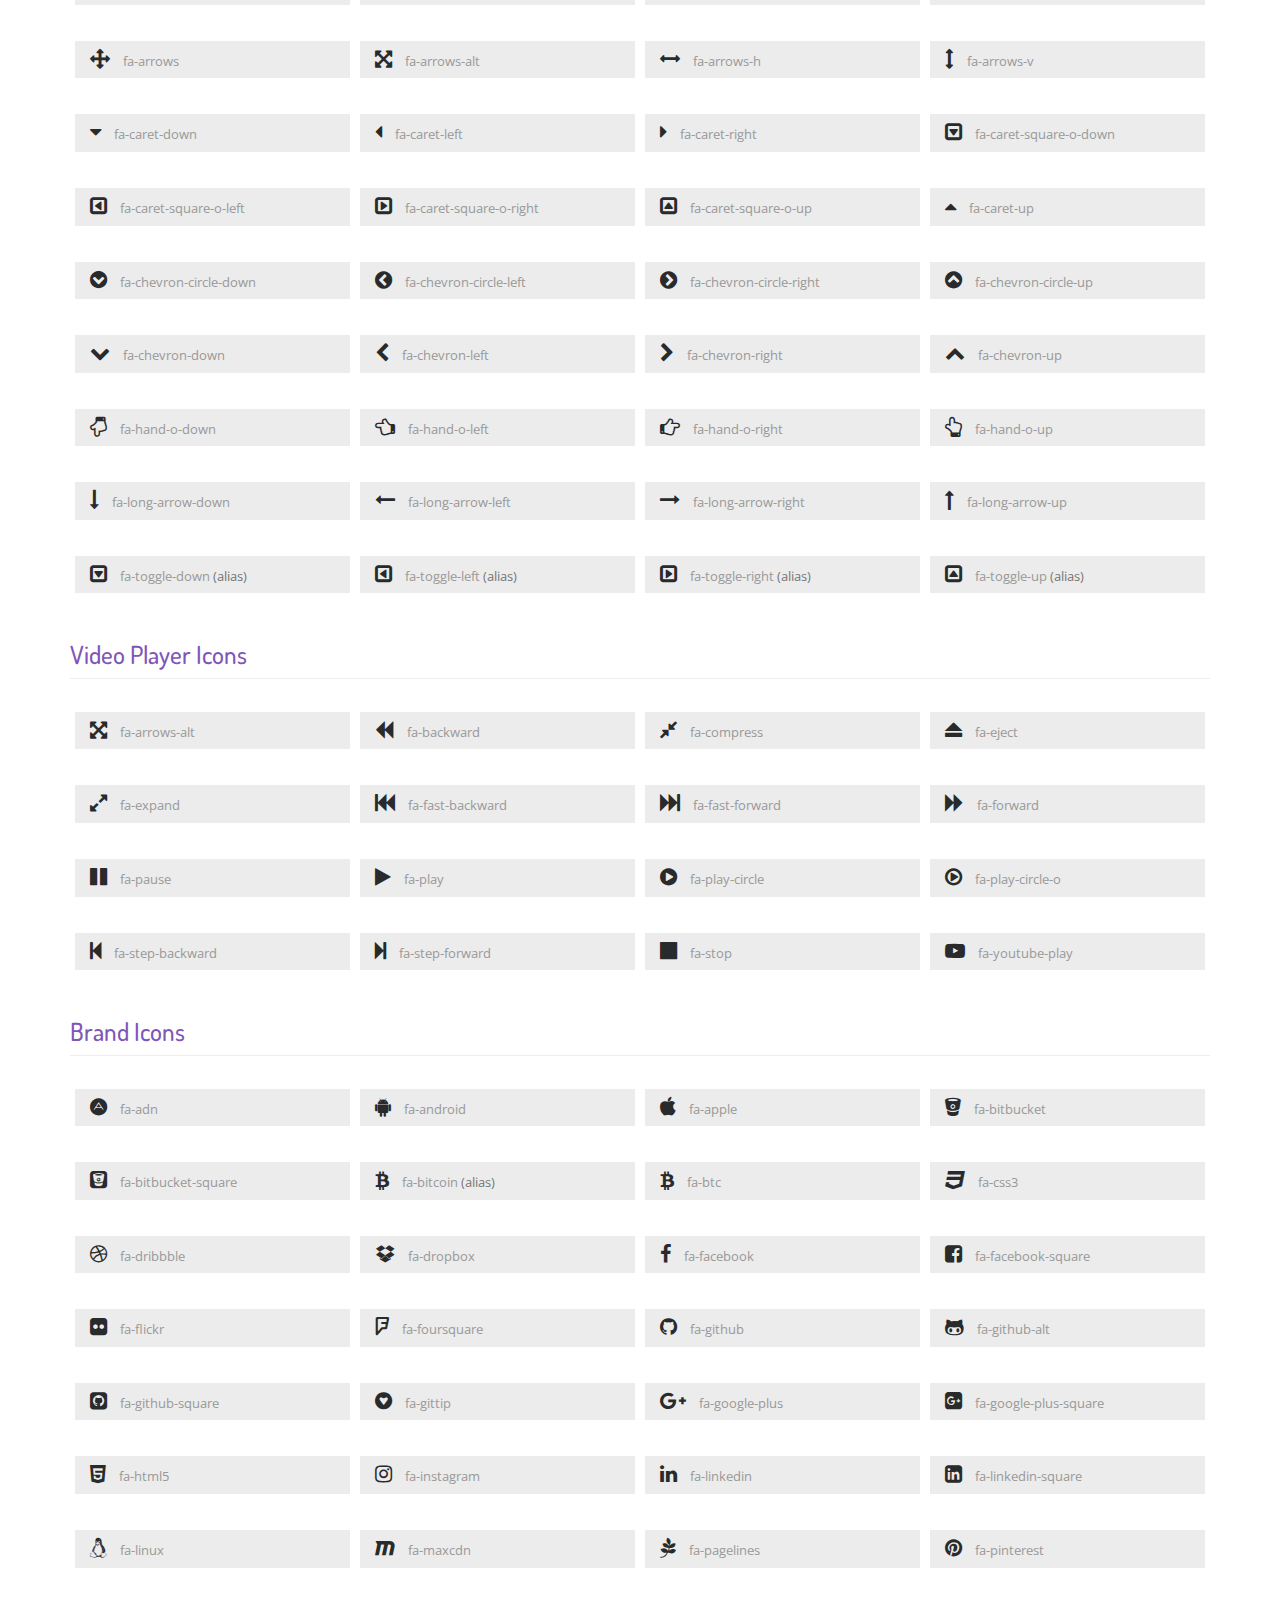
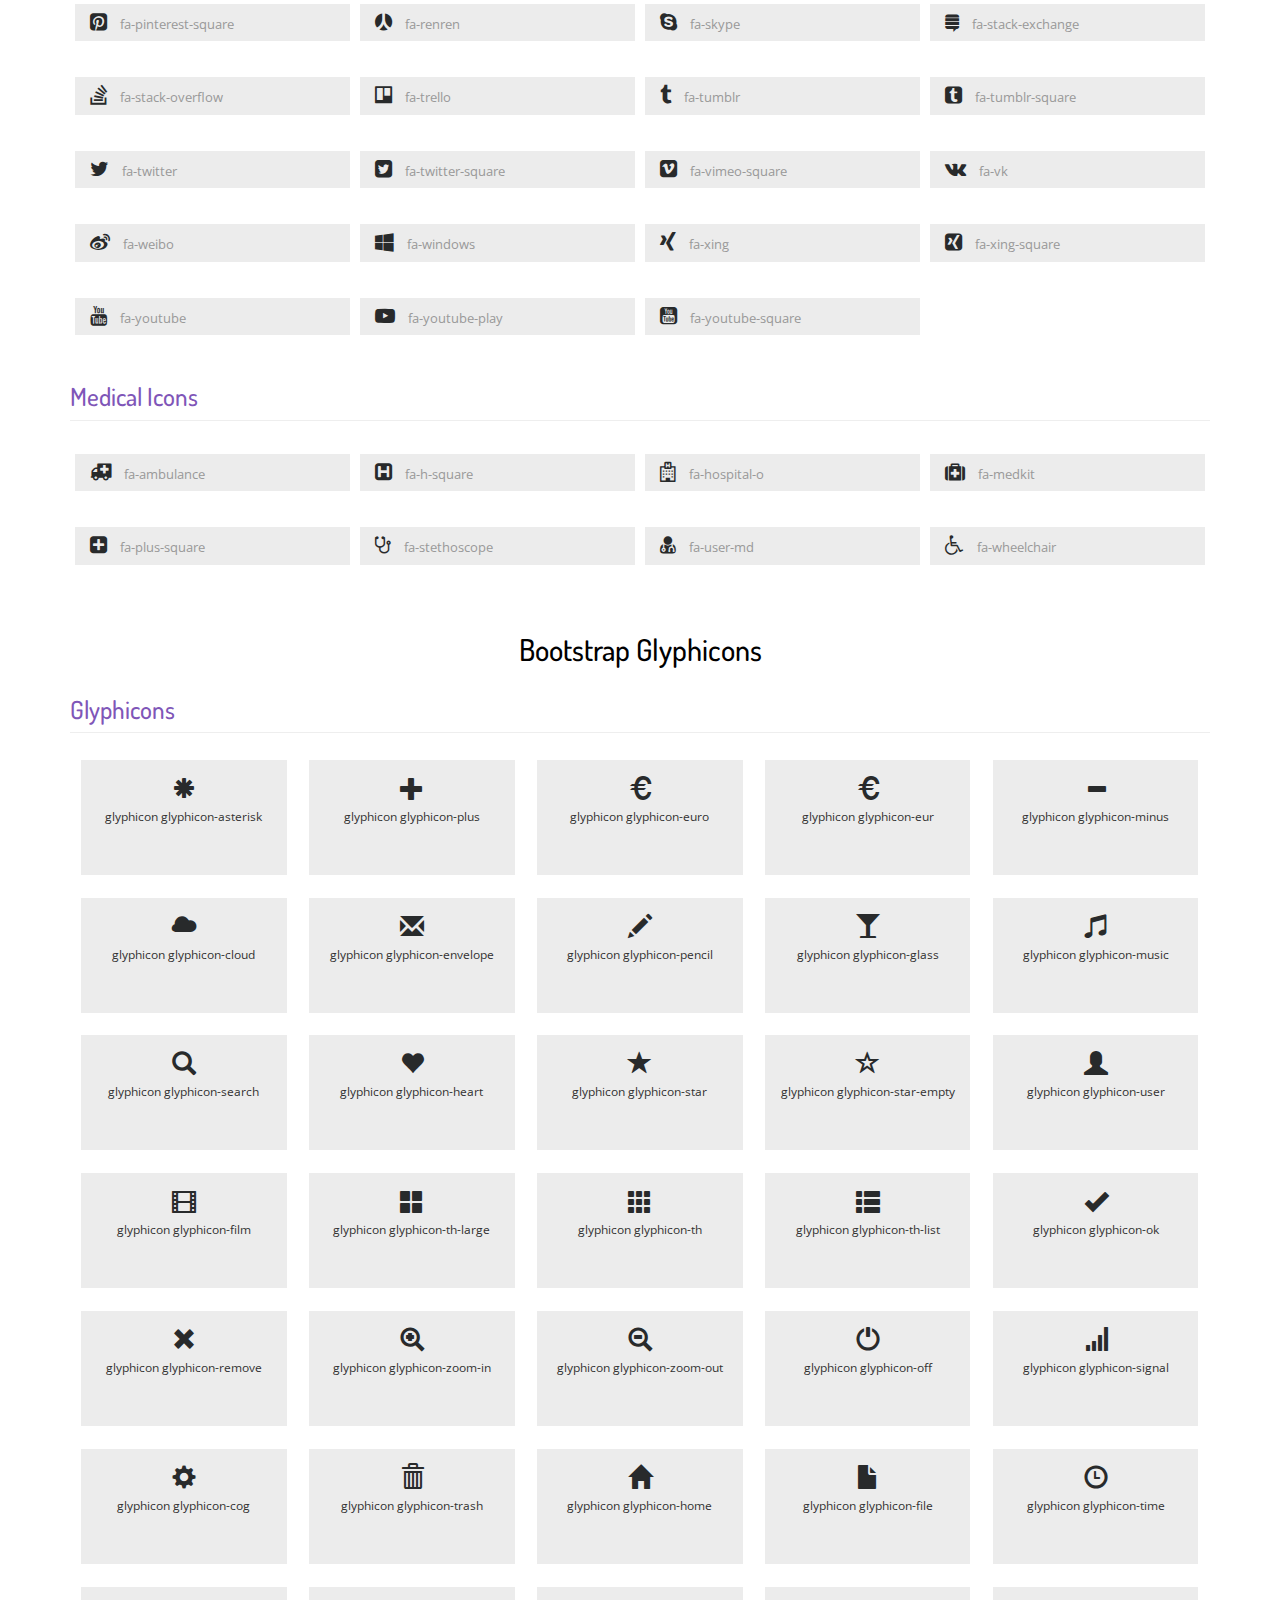
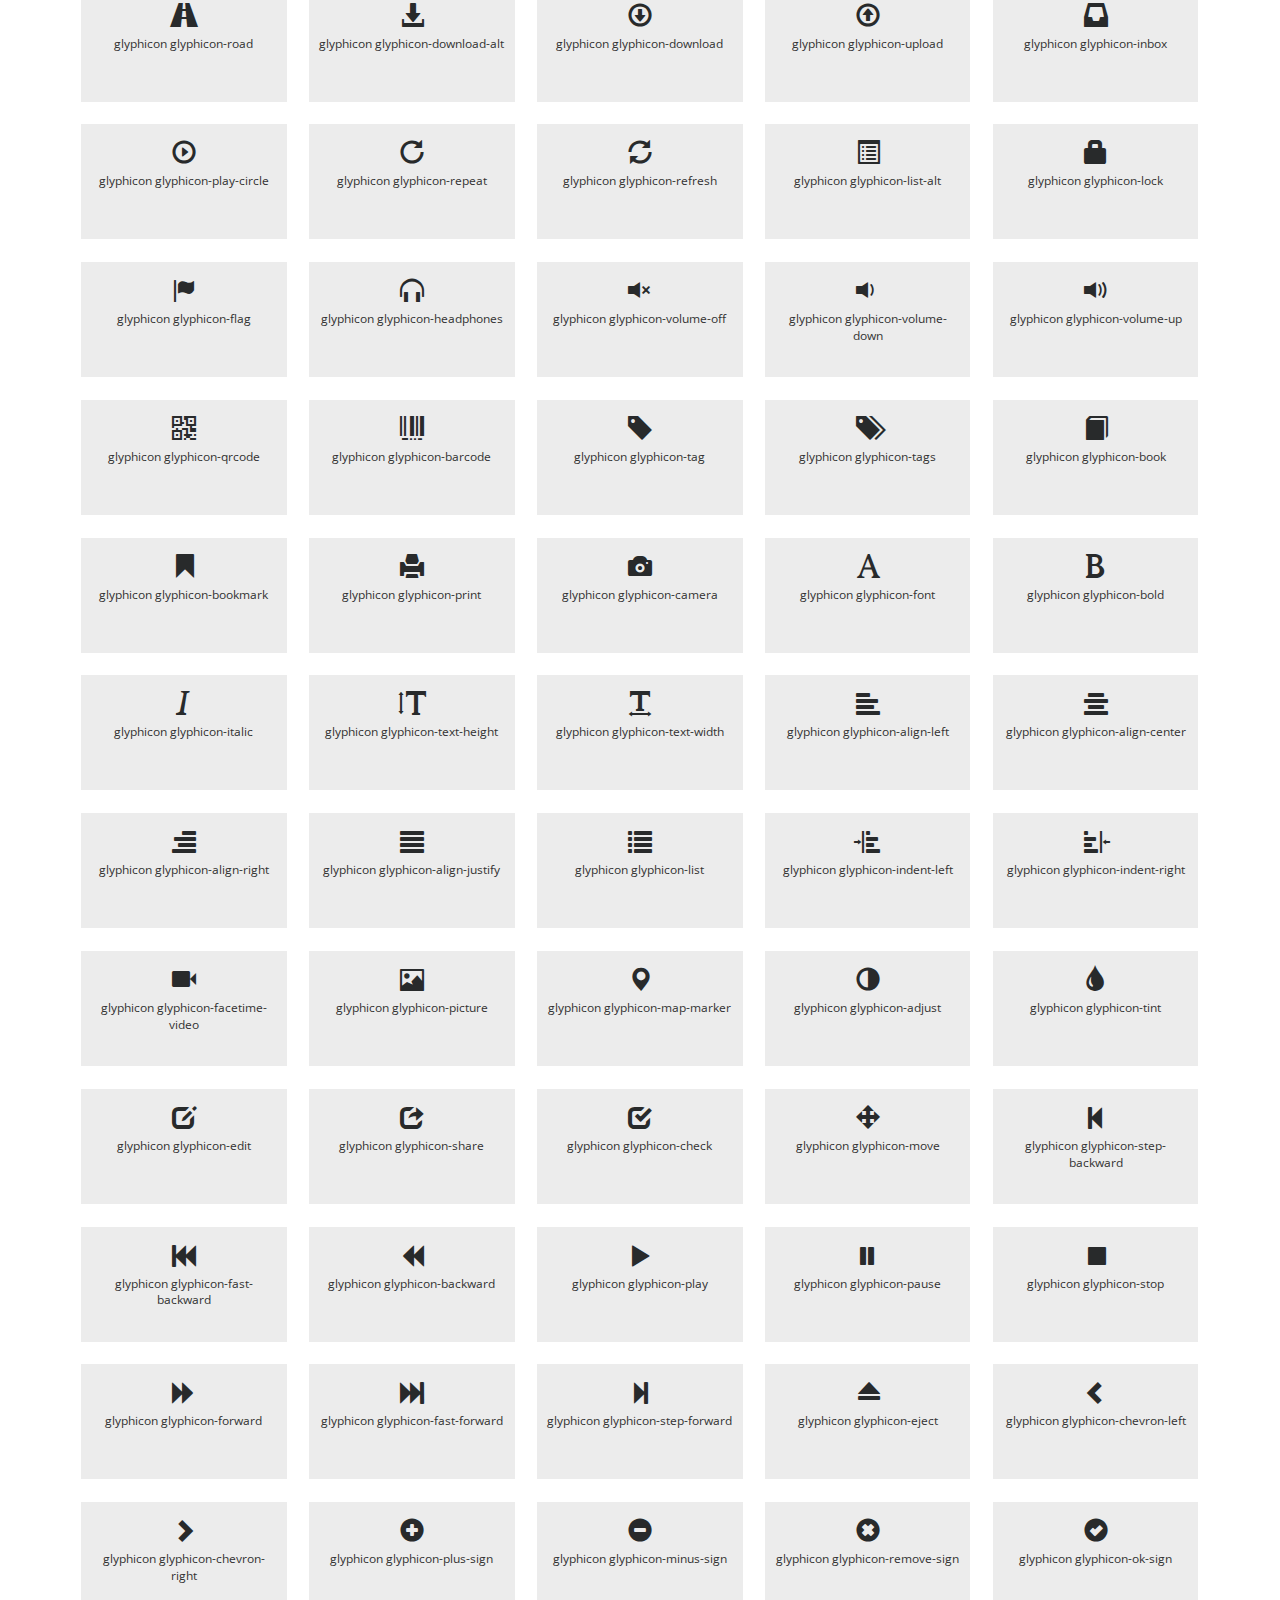
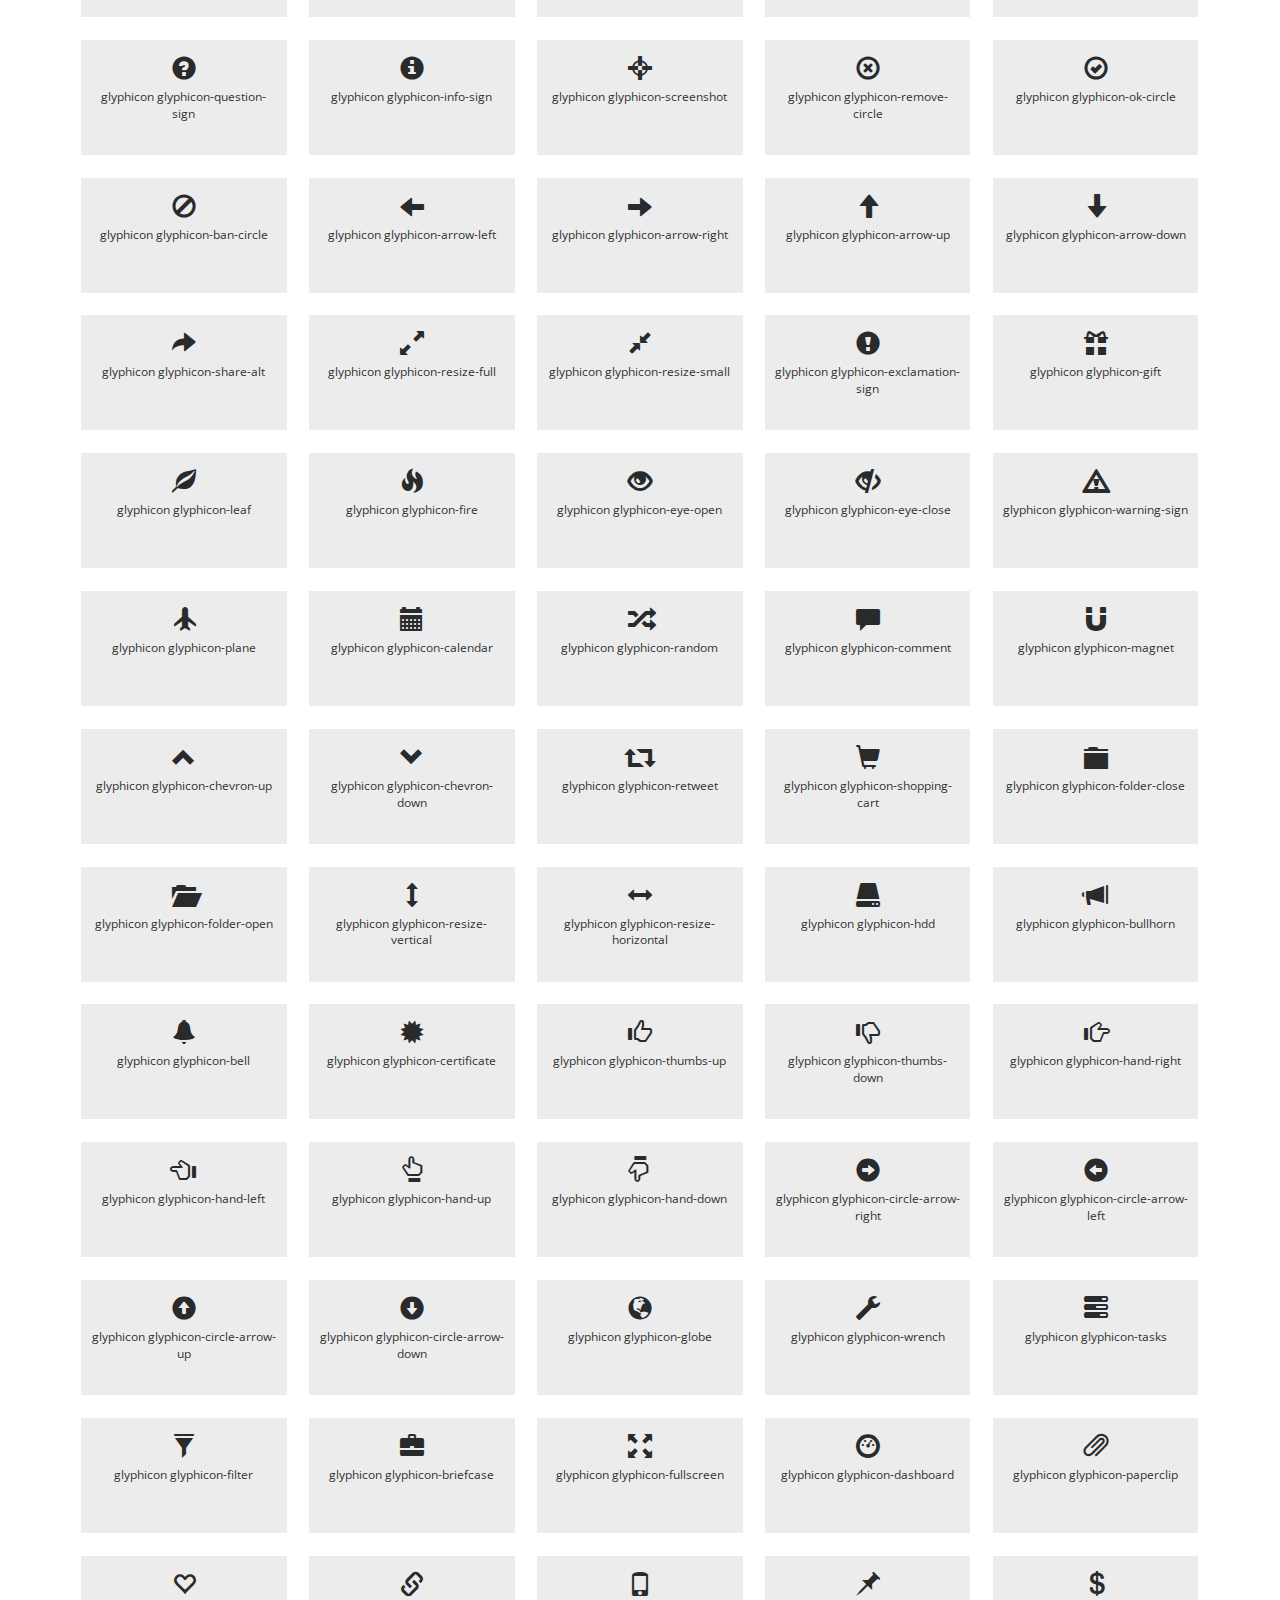
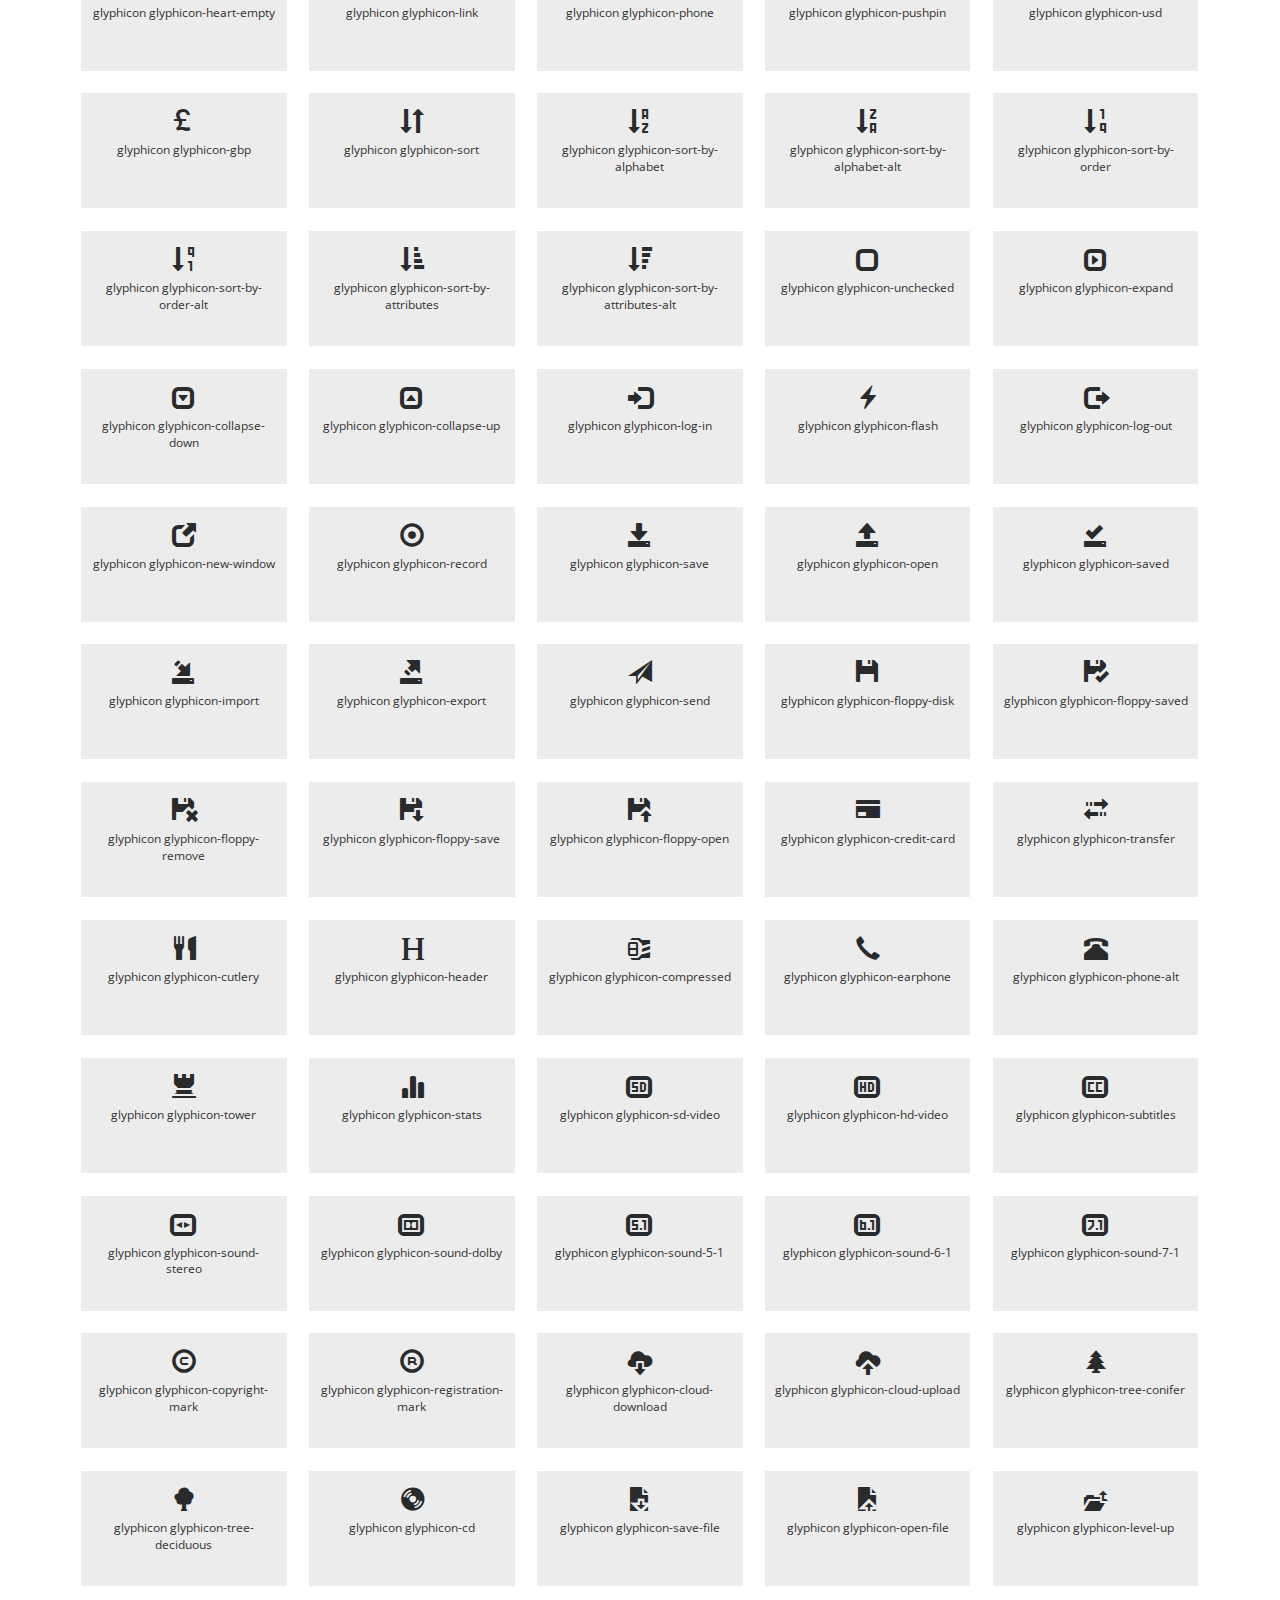
<file: BCSDownWeb/icons.html>
<!DOCTYPE html>
<html lang="en">
<head>
<title>图前端图标整合</title>
<!-- custom-theme -->
<meta name="viewport" content="width=device-width, initial-scale=1">
<meta http-equiv="Content-Type" content="text/html; charset=utf-8" />
<meta name="keywords" content="" />
<script type="application/x-javascript"> addEventListener("load", function() { setTimeout(hideURLbar, 0); }, false);
		function hideURLbar(){ window.scrollTo(0,1); } </script>
<!-- //custom-theme -->
<link rel="icon" href="images/bcs.png">
<link href="css/bootstrap.css" rel="stylesheet" type="text/css" media="all" />
<link href="css/style.css" rel="stylesheet" type="text/css" media="all" />
<!-- js -->
<script type="text/javascript" src="js/jquery-2.1.4.min.js"></script>
<script type="text/javascript" src="js/echarts.js"></script>
<script type="text/javascript" src="js/deal.js"></script>
<script src="http://s1.bdstatic.com/r/www/cache/global/js/BaiduHttps_20150714_zhanzhang.js"></script>
<!-- //js -->
<link rel="stylesheet" href="css/colorbox.css" />
<!-- font-awesome-icons -->
<link href="css/font-awesome.css" rel="stylesheet"> 
<!-- //font-awesome-icons -->
<link href="http://fonts.googleapis.com/css?family=Dosis:200,300,400,500,600,700,800&amp;subset=latin-ext" rel="stylesheet">
<link href='http://fonts.googleapis.com/css?family=Open+Sans:400,300,300italic,400italic,600,600italic,700,700italic,800,800italic' rel='stylesheet' type='text/css'>
</head>
	
<body>
<!-- banner -->
<div class="banner3">
		<div class="w3_agile_banner_top">
			<div class="agile_phone_mail">
				<ul>
						<li><i class="fa fa-user" aria-hidden="true"></i><a href="login.html">未登录</a></li>
						<li><i class="fa fa-sign-out" aria-hidden="true"></i><a href="#">退出登录</a></li>
						<li><i class="fa fa-location-arrow" aria-hidden="true"></i><a href="infor.html">导航</a></li>		
				</ul>
			</div>
		</div>
		<div class="agileits_w3layouts_banner_nav">
			<nav class="navbar navbar-default">
				<div class="navbar-header navbar-left">
					<button type="button" class="navbar-toggle collapsed" data-toggle="collapse" data-target="#bs-example-navbar-collapse-1">
						<span class="sr-only">Toggle navigation</span>
						<span class="icon-bar"></span>
						<span class="icon-bar"></span>
						<span class="icon-bar"></span>
					</button>
					<h1><a class="navbar-brand" href="index.html"><i>IT</i>Bcs后端组<span></span></a></h1>
				</div>
				<!-- Collect the nav links, forms, and other content for toggling -->
				<div class="collapse navbar-collapse navbar-right" id="bs-example-navbar-collapse-1">
					<nav class="menu--iris">
						<ul class="nav navbar-nav menu__list">
							<li class="menu__item"><a href="index.html" class="menu__link">首页</a></li>
							<li class="menu__item"><a href="services.html" class="menu__link">事务</a></li>
							<li class="menu__item "><a href="study.html" class="menu__link">学习链接</a></li>
							<li class="dropdown menu__item  menu__item--current">
								<a href="#" class="dropdown-toggle menu__link" data-toggle="dropdown">功能平台<b class="caret"></b></a>
								<ul class="dropdown-menu agile_short_dropdown">
										<li><a href="data.html">数据统计</a></li>
										<li><a href="file.html">资源分享</a></li>
										<li><a href="talk.html">讨论区</a></li>
										<li><a href="work.html">任务提交</a></li>
								</ul>
							</li>
							<li class="menu__item  "><a href="mail.html" class="menu__link">关于我们</a></li>
						</ul>
						<div class="w3_agileits_search">
								<form action="http://www.baidu.com/baidu" onsubmit="return baiduWithHttps(this)" target="_blank">
									<input type="text" name="word" placeholder="Search..." required="" onfocus="checkHttps">
									<input type="submit" value="">
							</form>
						</div>
					</nav>
				</div>
			</nav>
		</div>
		<div class="w3_agileits_service_banner_info">
			<h2>前端图标整合</h2>
		</div>
	</div>
<!-- //banner -->
<!-- icons -->
	<div class="services">
		<div class="container">
			<h3 class="w3l_header">Web <span>Icons</span></h3>
			<div class="grid_3 grid_4 w3_agileits_icons_page">
				<div class="icons">
					<h3 class="agileits-icons-title">Font Awesome Icons</h3>
					<section id="new">
						<h3 class="page-header page-header icon-subheading">35 New Icons </h3>							  

						<div class="row fontawesome-icon-list">
							
							<div class="icon-box col-md-3 col-sm-4"><a class="agile-icon" href="#"><i class="fa fa-asl-interpreting" aria-hidden="true"></i> fa-asl-interpreting <span class="text-muted">(alias)</span></a></div>
							
							<div class="icon-box col-md-3 col-sm-4"><a class="agile-icon" href="#"><i class="fa fa-assistive-listening-systems" aria-hidden="true"></i> fa-assistive-listening-systems</a></div>
							
							<div class="icon-box col-md-3 col-sm-4"><a class="agile-icon" href="#"><i class="fa fa-audio-description" aria-hidden="true"></i> fa-audio-description</a></div>
							
							<div class="icon-box col-md-3 col-sm-4"><a class="agile-icon" href="#"><i class="fa fa-blind" aria-hidden="true"></i> fa-blind</a></div>
							
							<div class="icon-box col-md-3 col-sm-4"><a class="agile-icon" href="#"><i class="fa fa-braille" aria-hidden="true"></i> fa-braille</a></div>
							
							<div class="icon-box col-md-3 col-sm-4"><a class="agile-icon" href="#"><i class="fa fa-deaf" aria-hidden="true"></i> fa-deaf</a></div>
							
							<div class="icon-box col-md-3 col-sm-4"><a class="agile-icon" href="#"><i class="fa fa-deafness" aria-hidden="true"></i> deafness <span class="text-muted">(alias)</span></a></div>
							
							<div class="icon-box col-md-3 col-sm-4"><a class="agile-icon" href="#"><i class="fa fa-envira" aria-hidden="true"></i> fa-envira</a></div>
							
							<div class="icon-box col-md-3 col-sm-4"><a class="agile-icon" href="#"><i class="fa fa-fa" aria-hidden="true"></i> fa-fa <span class="text-muted">(alias)</span></a></div>
							
							<div class="icon-box col-md-3 col-sm-4"><a class="agile-icon" href="#"><i class="fa fa-first-order" aria-hidden="true"></i> fa-first-order</a></div>
							
							<div class="icon-box col-md-3 col-sm-4"><a class="agile-icon" href="#"><i class="fa fa-font-awesome" aria-hidden="true"></i> fa-font-awesome</a></div>
							
							<div class="icon-box col-md-3 col-sm-4"><a class="agile-icon" href="#"><i class="fa fa-gitlab" aria-hidden="true"></i> fa-gitlab</a></div>
							
							<div class="icon-box col-md-3 col-sm-4"><a class="agile-icon" href="#"><i class="fa fa-glide" aria-hidden="true"></i> fa-glide</a></div>
							
							<div class="icon-box col-md-3 col-sm-4"><a class="agile-icon" href="#"><i class="fa fa-glide-g" aria-hidden="true"></i> fa-glide-g</a></div>
							
							<div class="icon-box col-md-3 col-sm-4"><a class="agile-icon" href="#"><i class="fa fa-google-plus-circle" aria-hidden="true"></i> fa-google-plus-circle <span class="text-muted">(alias)</span></a></div>
							
							<div class="icon-box col-md-3 col-sm-4"><a class="agile-icon" href="#"><i class="fa fa-google-plus-official" aria-hidden="true"></i> fa-google-plus-official</a></div>
							
							<div class="icon-box col-md-3 col-sm-4"><a class="agile-icon" href="#"><i class="fa fa-hard-of-hearing" aria-hidden="true"></i> fa-hard-of-hearing <span class="text-muted">(alias)</span></a></div>
							
							<div class="icon-box col-md-3 col-sm-4"><a class="agile-icon" href="#"><i class="fa fa-instagram" aria-hidden="true"></i> fa-instagram</a></div>
							
							<div class="icon-box col-md-3 col-sm-4"><a class="agile-icon" href="#"><i class="fa fa-low-vision" aria-hidden="true"></i> fa-low-vision</a></div>
							
							<div class="icon-box col-md-3 col-sm-4"><a class="agile-icon" href="#"><i class="fa fa-pied-piper" aria-hidden="true"></i> fa-pied-piper</a></div>
							
							<div class="icon-box col-md-3 col-sm-4"><a class="agile-icon" href="#"><i class="fa fa-question-circle-o" aria-hidden="true"></i> fa-question-circle-o</a></div>
							
							<div class="icon-box col-md-3 col-sm-4"><a class="agile-icon" href="#"><i class="fa fa-sign-language" aria-hidden="true"></i> fa-sign-language</a></div>
							
							<div class="icon-box col-md-3 col-sm-4"><a class="agile-icon" href="#"><i class="fa fa-signing" aria-hidden="true"></i> fa-signing <span class="text-muted">(alias)</span></a></div>
							
							<div class="icon-box col-md-3 col-sm-4"><a class="agile-icon" href="#"><i class="fa fa-snapchat" aria-hidden="true"></i> fa-snapchat</a></div>
							
							<div class="icon-box col-md-3 col-sm-4"><a class="agile-icon" href="#"><i class="fa fa-snapchat-ghost" aria-hidden="true"></i> fa-snapchat-ghost</a></div>
							
							<div class="icon-box col-md-3 col-sm-4"><a class="agile-icon" href="#"><i class="fa fa-snapchat-square" aria-hidden="true"></i> fa-snapchat-square</a></div>
							
							<div class="icon-box col-md-3 col-sm-4"><a class="agile-icon" href="#"><i class="fa fa-themeisle" aria-hidden="true"></i> fa-themeisle</a></div>
							
							<div class="icon-box col-md-3 col-sm-4"><a class="agile-icon" href="#"><i class="fa fa-universal-access" aria-hidden="true"></i> fa-universal-access</a></div>
							
							<div class="icon-box col-md-3 col-sm-4"><a class="agile-icon" href="#"><i class="fa fa-viadeo" aria-hidden="true"></i> fa-viadeo</a></div>
							
							<div class="icon-box col-md-3 col-sm-4"><a class="agile-icon" href="#"><i class="fa fa-viadeo-square" aria-hidden="true"></i> fa-viadeo-square</a></div>
							
							<div class="icon-box col-md-3 col-sm-4"><a class="agile-icon" href="#"><i class="fa fa-volume-control-phone" aria-hidden="true"></i> fa-volume-control-phone</a></div>
							
							<div class="icon-box col-md-3 col-sm-4"><a class="agile-icon" href="#"><i class="fa fa-wheelchair-alt" aria-hidden="true"></i> fa-wheelchair-alt</a></div>
							
							<div class="icon-box col-md-3 col-sm-4"><a class="agile-icon" href="#"><i class="fa fa-wpbeginner" aria-hidden="true"></i> fa-wpbeginner</a></div>
							
							<div class="icon-box col-md-3 col-sm-4"><a class="agile-icon" href="#"><i class="fa fa-wpforms" aria-hidden="true"></i> fa-wpforms</a></div>
							
							<div class="icon-box col-md-3 col-sm-4"><a class="agile-icon" href="#"><i class="fa fa-yoast" aria-hidden="true"></i> fa-yoast</a></div>
							
						</div>

					</section>
					
					<div class="section group">
						<div class="box"> 
							<div class="title ">
								<h3 class="page-header icon-subheading">Web Application Icons</h3>
							</div>
							<div class="box_content"> 
								<div class="fontawesome-icon-list"> 
									<div class="icon-box col-md-3 col-sm-4"><a class="agile-icon" href="#"><i class="fa fa-adjust"></i> fa-adjust</a></div>
							
									<div class="icon-box col-md-3 col-sm-4"><a class="agile-icon" href="#"><i class="fa fa-anchor"></i> fa-anchor</a></div>
							
									<div class="icon-box col-md-3 col-sm-4"><a class="agile-icon" href="#"><i class="fa fa-archive"></i> fa-archive</a></div>
							
									<div class="icon-box col-md-3 col-sm-4"><a class="agile-icon" href="#"><i class="fa fa-arrows"></i> fa-arrows</a></div>
							
									<div class="icon-box col-md-3 col-sm-4"><a class="agile-icon" href="#"><i class="fa fa-arrows-h"></i> fa-arrows-h</a></div>
							
									<div class="icon-box col-md-3 col-sm-4"><a class="agile-icon" href="#"><i class="fa fa-arrows-v"></i> fa-arrows-v</a></div>
							
									<div class="icon-box col-md-3 col-sm-4"><a class="agile-icon" href="#"><i class="fa fa-asterisk"></i> fa-asterisk</a></div>
							
									<div class="icon-box col-md-3 col-sm-4"><a class="agile-icon" href="#"><i class="fa fa-ban"></i> fa-ban</a></div>
							
									<div class="icon-box col-md-3 col-sm-4"><a class="agile-icon" href="#"><i class="fa fa-bar-chart-o"></i> fa-bar-chart-o</a></div>
							
									<div class="icon-box col-md-3 col-sm-4"><a class="agile-icon" href="#"><i class="fa fa-barcode"></i> fa-barcode</a></div>
							
									<div class="icon-box col-md-3 col-sm-4"><a class="agile-icon" href="#"><i class="fa fa-bars"></i> fa-bars</a></div>
							
									<div class="icon-box col-md-3 col-sm-4"><a class="agile-icon" href="#"><i class="fa fa-beer"></i> fa-beer</a></div>
							
									<div class="icon-box col-md-3 col-sm-4"><a class="agile-icon" href="#"><i class="fa fa-bell"></i> fa-bell</a></div>
							
									<div class="icon-box col-md-3 col-sm-4"><a class="agile-icon" href="#"><i class="fa fa-bell-o"></i> fa-bell-o</a></div>
							
									<div class="icon-box col-md-3 col-sm-4"><a class="agile-icon" href="#"><i class="fa fa-bolt"></i> fa-bolt</a></div>
							
									<div class="icon-box col-md-3 col-sm-4"><a class="agile-icon" href="#"><i class="fa fa-book"></i> fa-book</a></div>
							
									<div class="icon-box col-md-3 col-sm-4"><a class="agile-icon" href="#"><i class="fa fa-bookmark"></i> fa-bookmark</a></div>
							
									<div class="icon-box col-md-3 col-sm-4"><a class="agile-icon" href="#"><i class="fa fa-bookmark-o"></i> fa-bookmark-o</a></div>
							
									<div class="icon-box col-md-3 col-sm-4"><a class="agile-icon" href="#"><i class="fa fa-briefcase"></i> fa-briefcase</a></div>
							
									<div class="icon-box col-md-3 col-sm-4"><a class="agile-icon" href="#"><i class="fa fa-bug"></i> fa-bug</a></div>
							
									<div class="icon-box col-md-3 col-sm-4"><a class="agile-icon" href="#"><i class="fa fa-building-o"></i> fa-building-o</a></div>
							
									<div class="icon-box col-md-3 col-sm-4"><a class="agile-icon" href="#"><i class="fa fa-bullhorn"></i> fa-bullhorn</a></div>
							
									<div class="icon-box col-md-3 col-sm-4"><a class="agile-icon" href="#"><i class="fa fa-bullseye"></i> fa-bullseye</a></div>
							
									<div class="icon-box col-md-3 col-sm-4"><a class="agile-icon" href="#"><i class="fa fa-calendar"></i> fa-calendar</a></div>
							
									<div class="icon-box col-md-3 col-sm-4"><a class="agile-icon" href="#"><i class="fa fa-calendar-o"></i> fa-calendar-o</a></div>
							
									<div class="icon-box col-md-3 col-sm-4"><a class="agile-icon" href="#"><i class="fa fa-camera"></i> fa-camera</a></div>
							
									<div class="icon-box col-md-3 col-sm-4"><a class="agile-icon" href="#"><i class="fa fa-camera-retro"></i> fa-camera-retro</a></div>
							
									<div class="icon-box col-md-3 col-sm-4"><a class="agile-icon" href="#"><i class="fa fa-caret-square-o-down"></i> fa-caret-square-o-down</a></div>
							
									<div class="icon-box col-md-3 col-sm-4"><a class="agile-icon" href="#"><i class="fa fa-caret-square-o-left"></i> fa-caret-square-o-left</a></div>
							
									<div class="icon-box col-md-3 col-sm-4"><a class="agile-icon" href="#"><i class="fa fa-caret-square-o-right"></i> fa-caret-square-o-right</a></div>
							
									<div class="icon-box col-md-3 col-sm-4"><a class="agile-icon" href="#"><i class="fa fa-caret-square-o-up"></i> fa-caret-square-o-up</a></div>
							
									<div class="icon-box col-md-3 col-sm-4"><a class="agile-icon" href="#"><i class="fa fa-certificate"></i> fa-certificate</a></div>
							
									<div class="icon-box col-md-3 col-sm-4"><a class="agile-icon" href="#"><i class="fa fa-check"></i> fa-check</a></div>
							
									<div class="icon-box col-md-3 col-sm-4"><a class="agile-icon" href="#"><i class="fa fa-check-circle"></i> fa-check-circle</a></div>
							
									<div class="icon-box col-md-3 col-sm-4"><a class="agile-icon" href="#"><i class="fa fa-check-circle-o"></i> fa-check-circle-o</a></div>
							
									<div class="icon-box col-md-3 col-sm-4"><a class="agile-icon" href="#"><i class="fa fa-check-square"></i> fa-check-square</a></div>
							
									<div class="icon-box col-md-3 col-sm-4"><a class="agile-icon" href="#"><i class="fa fa-check-square-o"></i> fa-check-square-o</a></div>
							
									<div class="icon-box col-md-3 col-sm-4"><a class="agile-icon" href="#"><i class="fa fa-circle"></i> fa-circle</a></div>
							
									<div class="icon-box col-md-3 col-sm-4"><a class="agile-icon" href="#"><i class="fa fa-circle-o"></i> fa-circle-o</a></div>
							
									<div class="icon-box col-md-3 col-sm-4"><a class="agile-icon" href="#"><i class="fa fa-clock-o"></i> fa-clock-o</a></div>
							
									<div class="icon-box col-md-3 col-sm-4"><a class="agile-icon" href="#"><i class="fa fa-cloud"></i> fa-cloud</a></div>
							
									<div class="icon-box col-md-3 col-sm-4"><a class="agile-icon" href="#"><i class="fa fa-cloud-download"></i> fa-cloud-download</a></div>
							
									<div class="icon-box col-md-3 col-sm-4"><a class="agile-icon" href="#"><i class="fa fa-cloud-upload"></i> fa-cloud-upload</a></div>
							
									<div class="icon-box col-md-3 col-sm-4"><a class="agile-icon" href="#"><i class="fa fa-code"></i> fa-code</a></div>
							
									<div class="icon-box col-md-3 col-sm-4"><a class="agile-icon" href="#"><i class="fa fa-code-fork"></i> fa-code-fork</a></div>
							
									<div class="icon-box col-md-3 col-sm-4"><a class="agile-icon" href="#"><i class="fa fa-coffee"></i> fa-coffee</a></div>
							
									<div class="icon-box col-md-3 col-sm-4"><a class="agile-icon" href="#"><i class="fa fa-cog"></i> fa-cog</a></div>
							
									<div class="icon-box col-md-3 col-sm-4"><a class="agile-icon" href="#"><i class="fa fa-cogs"></i> fa-cogs</a></div>
							
									<div class="icon-box col-md-3 col-sm-4"><a class="agile-icon" href="#"><i class="fa fa-comment"></i> fa-comment</a></div>
							
									<div class="icon-box col-md-3 col-sm-4"><a class="agile-icon" href="#"><i class="fa fa-comment-o"></i> fa-comment-o</a></div>
							
									<div class="icon-box col-md-3 col-sm-4"><a class="agile-icon" href="#"><i class="fa fa-comments"></i> fa-comments</a></div>
							
									<div class="icon-box col-md-3 col-sm-4"><a class="agile-icon" href="#"><i class="fa fa-comments-o"></i> fa-comments-o</a></div>
							
									<div class="icon-box col-md-3 col-sm-4"><a class="agile-icon" href="#"><i class="fa fa-compass"></i> fa-compass</a></div>
							
									<div class="icon-box col-md-3 col-sm-4"><a class="agile-icon" href="#"><i class="fa fa-credit-card"></i> fa-credit-card</a></div>
							
									<div class="icon-box col-md-3 col-sm-4"><a class="agile-icon" href="#"><i class="fa fa-crop"></i> fa-crop</a></div>
							
									<div class="icon-box col-md-3 col-sm-4"><a class="agile-icon" href="#"><i class="fa fa-crosshairs"></i> fa-crosshairs</a></div>
							
									<div class="icon-box col-md-3 col-sm-4"><a class="agile-icon" href="#"><i class="fa fa-cutlery"></i> fa-cutlery</a></div>
							
									<div class="icon-box col-md-3 col-sm-4"><a class="agile-icon" href="#"><i class="fa fa-dashboard"></i> fa-dashboard <span class="text-muted">(alias)</span></a></div>
							
									<div class="icon-box col-md-3 col-sm-4"><a class="agile-icon" href="#"><i class="fa fa-desktop"></i> fa-desktop</a></div>
							
									<div class="icon-box col-md-3 col-sm-4"><a class="agile-icon" href="#"><i class="fa fa-dot-circle-o"></i> fa-dot-circle-o</a></div>
							
									<div class="icon-box col-md-3 col-sm-4"><a class="agile-icon" href="#"><i class="fa fa-download"></i> fa-download</a></div>
							
									<div class="icon-box col-md-3 col-sm-4"><a class="agile-icon" href="#"><i class="fa fa-edit"></i> fa-edit <span class="text-muted">(alias)</span></a></div>
							
									<div class="icon-box col-md-3 col-sm-4"><a class="agile-icon" href="#"><i class="fa fa-ellipsis-h"></i> fa-ellipsis-h</a></div>
							
									<div class="icon-box col-md-3 col-sm-4"><a class="agile-icon" href="#"><i class="fa fa-ellipsis-v"></i> fa-ellipsis-v</a></div>
							
									<div class="icon-box col-md-3 col-sm-4"><a class="agile-icon" href="#"><i class="fa fa-envelope"></i> fa-envelope</a></div>
							
									<div class="icon-box col-md-3 col-sm-4"><a class="agile-icon" href="#"><i class="fa fa-envelope-o"></i> fa-envelope-o</a></div>
							
									<div class="icon-box col-md-3 col-sm-4"><a class="agile-icon" href="#"><i class="fa fa-eraser"></i> fa-eraser</a></div>
							
									<div class="icon-box col-md-3 col-sm-4"><a class="agile-icon" href="#"><i class="fa fa-exchange"></i> fa-exchange</a></div>
							
									<div class="icon-box col-md-3 col-sm-4"><a class="agile-icon" href="#"><i class="fa fa-exclamation"></i> fa-exclamation</a></div>
							
									<div class="icon-box col-md-3 col-sm-4"><a class="agile-icon" href="#"><i class="fa fa-exclamation-circle"></i> fa-exclamation-circle</a></div>
							
									<div class="icon-box col-md-3 col-sm-4"><a class="agile-icon" href="#"><i class="fa fa-exclamation-triangle"></i> fa-exclamation-triangle</a></div>
							
									<div class="icon-box col-md-3 col-sm-4"><a class="agile-icon" href="#"><i class="fa fa-external-link"></i> fa-external-link</a></div>
							
									<div class="icon-box col-md-3 col-sm-4"><a class="agile-icon" href="#"><i class="fa fa-external-link-square"></i> fa-external-link-square</a></div>
							
									<div class="icon-box col-md-3 col-sm-4"><a class="agile-icon" href="#"><i class="fa fa-eye"></i> fa-eye</a></div>
							
									<div class="icon-box col-md-3 col-sm-4"><a class="agile-icon" href="#"><i class="fa fa-eye-slash"></i> fa-eye-slash</a></div>
							
									<div class="icon-box col-md-3 col-sm-4"><a class="agile-icon" href="#"><i class="fa fa-female"></i> fa-female</a></div>
							
									<div class="icon-box col-md-3 col-sm-4"><a class="agile-icon" href="#"><i class="fa fa-fighter-jet"></i> fa-fighter-jet</a></div>
							
									<div class="icon-box col-md-3 col-sm-4"><a class="agile-icon" href="#"><i class="fa fa-film"></i> fa-film</a></div>
							
									<div class="icon-box col-md-3 col-sm-4"><a class="agile-icon" href="#"><i class="fa fa-filter"></i> fa-filter</a></div>
							
									<div class="icon-box col-md-3 col-sm-4"><a class="agile-icon" href="#"><i class="fa fa-fire"></i> fa-fire</a></div>
							
									<div class="icon-box col-md-3 col-sm-4"><a class="agile-icon" href="#"><i class="fa fa-fire-extinguisher"></i> fa-fire-extinguisher</a></div>
							
									<div class="icon-box col-md-3 col-sm-4"><a class="agile-icon" href="#"><i class="fa fa-flag"></i> fa-flag</a></div>
							
									<div class="icon-box col-md-3 col-sm-4"><a class="agile-icon" href="#"><i class="fa fa-flag-checkered"></i> fa-flag-checkered</a></div>
							
									<div class="icon-box col-md-3 col-sm-4"><a class="agile-icon" href="#"><i class="fa fa-flag-o"></i> fa-flag-o</a></div>
							
									<div class="icon-box col-md-3 col-sm-4"><a class="agile-icon" href="#"><i class="fa fa-flash"></i> fa-flash <span class="text-muted">(alias)</span></a></div>
							
									<div class="icon-box col-md-3 col-sm-4"><a class="agile-icon" href="#"><i class="fa fa-flask"></i> fa-flask</a></div>
							
									<div class="icon-box col-md-3 col-sm-4"><a class="agile-icon" href="#"><i class="fa fa-folder"></i> fa-folder</a></div>
							
									<div class="icon-box col-md-3 col-sm-4"><a class="agile-icon" href="#"><i class="fa fa-folder-o"></i> fa-folder-o</a></div>
							
									<div class="icon-box col-md-3 col-sm-4"><a class="agile-icon" href="#"><i class="fa fa-folder-open"></i> fa-folder-open</a></div>
							
									<div class="icon-box col-md-3 col-sm-4"><a class="agile-icon" href="#"><i class="fa fa-folder-open-o"></i> fa-folder-open-o</a></div>
							
									<div class="icon-box col-md-3 col-sm-4"><a class="agile-icon" href="#"><i class="fa fa-frown-o"></i> fa-frown-o</a></div>
							
									<div class="icon-box col-md-3 col-sm-4"><a class="agile-icon" href="#"><i class="fa fa-gamepad"></i> fa-gamepad</a></div>
							
									<div class="icon-box col-md-3 col-sm-4"><a class="agile-icon" href="#"><i class="fa fa-gavel"></i> fa-gavel</a></div>
							
									<div class="icon-box col-md-3 col-sm-4"><a class="agile-icon" href="#"><i class="fa fa-gear"></i> fa-gear <span class="text-muted">(alias)</span></a></div>
							
									<div class="icon-box col-md-3 col-sm-4"><a class="agile-icon" href="#"><i class="fa fa-gears"></i> fa-gears <span class="text-muted">(alias)</span></a></div>
							
									<div class="icon-box col-md-3 col-sm-4"><a class="agile-icon" href="#"><i class="fa fa-gift"></i> fa-gift</a></div>
							
									<div class="icon-box col-md-3 col-sm-4"><a class="agile-icon" href="#"><i class="fa fa-glass"></i> fa-glass</a></div>
							
									<div class="icon-box col-md-3 col-sm-4"><a class="agile-icon" href="#"><i class="fa fa-globe"></i> fa-globe</a></div>
							
									<div class="icon-box col-md-3 col-sm-4"><a class="agile-icon" href="#"><i class="fa fa-group"></i> fa-group <span class="text-muted">(alias)</span></a></div>
							
									<div class="icon-box col-md-3 col-sm-4"><a class="agile-icon" href="#"><i class="fa fa-hdd-o"></i> fa-hdd-o</a></div>
							
									<div class="icon-box col-md-3 col-sm-4"><a class="agile-icon" href="#"><i class="fa fa-headphones"></i> fa-headphones</a></div>
							
									<div class="icon-box col-md-3 col-sm-4"><a class="agile-icon" href="#"><i class="fa fa-heart"></i> fa-heart</a></div>
							
									<div class="icon-box col-md-3 col-sm-4"><a class="agile-icon" href="#"><i class="fa fa-heart-o"></i> fa-heart-o</a></div>
							
									<div class="icon-box col-md-3 col-sm-4"><a class="agile-icon" href="#"><i class="fa fa-home"></i> fa-home</a></div>
							
									<div class="icon-box col-md-3 col-sm-4"><a class="agile-icon" href="#"><i class="fa fa-inbox"></i> fa-inbox</a></div>
							
									<div class="icon-box col-md-3 col-sm-4"><a class="agile-icon" href="#"><i class="fa fa-info"></i> fa-info</a></div>
							
									<div class="icon-box col-md-3 col-sm-4"><a class="agile-icon" href="#info-circle"><i class="fa fa-info-circle"></i> fa-info-circle</a></div>
							
									<div class="icon-box col-md-3 col-sm-4"><a class="agile-icon" href="#key"><i class="fa fa-key"></i> fa-key</a></div>
							
									<div class="icon-box col-md-3 col-sm-4"><a class="agile-icon" href="#keyboard-o"><i class="fa fa-keyboard-o"></i> fa-keyboard-o</a></div>
							
									<div class="icon-box col-md-3 col-sm-4"><a class="agile-icon" href="#laptop"><i class="fa fa-laptop"></i> fa-laptop</a></div>
							
									<div class="icon-box col-md-3 col-sm-4"><a class="agile-icon" href="#leaf"><i class="fa fa-leaf"></i> fa-leaf</a></div>
							
									<div class="icon-box col-md-3 col-sm-4"><a class="agile-icon" href="#gavel"><i class="fa fa-legal"></i> fa-legal <span class="text-muted">(alias)</span></a></div>
							
									<div class="icon-box col-md-3 col-sm-4"><a class="agile-icon" href="#lemon-o"><i class="fa fa-lemon-o"></i> fa-lemon-o</a></div>
							
									<div class="icon-box col-md-3 col-sm-4"><a class="agile-icon" href="#level-down"><i class="fa fa-level-down"></i> fa-level-down</a></div>
							
									<div class="icon-box col-md-3 col-sm-4"><a class="agile-icon" href="#level-up"><i class="fa fa-level-up"></i> fa-level-up</a></div>
							
									<div class="icon-box col-md-3 col-sm-4"><a class="agile-icon" href="#lightbulb-o"><i class="fa fa-lightbulb-o"></i> fa-lightbulb-o</a></div>
							
									<div class="icon-box col-md-3 col-sm-4"><a class="agile-icon" href="#location-arrow"><i class="fa fa-location-arrow"></i> fa-location-arrow</a></div>
							
									<div class="icon-box col-md-3 col-sm-4"><a class="agile-icon" href="#lock"><i class="fa fa-lock"></i> fa-lock</a></div>
							
									<div class="icon-box col-md-3 col-sm-4"><a class="agile-icon" href="#magic"><i class="fa fa-magic"></i> fa-magic</a></div>
							
									<div class="icon-box col-md-3 col-sm-4"><a class="agile-icon" href="#magnet"><i class="fa fa-magnet"></i> fa-magnet</a></div>
							
									<div class="icon-box col-md-3 col-sm-4"><a class="agile-icon" href="#share"><i class="fa fa-mail-forward"></i> fa-mail-forward <span class="text-muted">(alias)</span></a></div>
							
									<div class="icon-box col-md-3 col-sm-4"><a class="agile-icon" href="#reply"><i class="fa fa-mail-reply"></i> fa-mail-reply <span class="text-muted">(alias)</span></a></div>
							
									<div class="icon-box col-md-3 col-sm-4"><a class="agile-icon" href="#mail-reply-all"><i class="fa fa-mail-reply-all"></i> fa-mail-reply-all</a></div>
							
									<div class="icon-box col-md-3 col-sm-4"><a class="agile-icon" href="#male"><i class="fa fa-male"></i> fa-male</a></div>
							
									<div class="icon-box col-md-3 col-sm-4"><a class="agile-icon" href="#map-marker"><i class="fa fa-map-marker"></i> fa-map-marker</a></div>
							
									<div class="icon-box col-md-3 col-sm-4"><a class="agile-icon" href="#meh-o"><i class="fa fa-meh-o"></i> fa-meh-o</a></div>
							
									<div class="icon-box col-md-3 col-sm-4"><a class="agile-icon" href="#microphone"><i class="fa fa-microphone"></i> fa-microphone</a></div>
							
									<div class="icon-box col-md-3 col-sm-4"><a class="agile-icon" href="#microphone-slash"><i class="fa fa-microphone-slash"></i> fa-microphone-slash</a></div>
							
									<div class="icon-box col-md-3 col-sm-4"><a class="agile-icon" href="#minus"><i class="fa fa-minus"></i> fa-minus</a></div>
							
									<div class="icon-box col-md-3 col-sm-4"><a class="agile-icon" href="#minus-circle"><i class="fa fa-minus-circle"></i> fa-minus-circle</a></div>
							
									<div class="icon-box col-md-3 col-sm-4"><a class="agile-icon" href="#minus-square"><i class="fa fa-minus-square"></i> fa-minus-square</a></div>
							
									<div class="icon-box col-md-3 col-sm-4"><a class="agile-icon" href="#minus-square-o"><i class="fa fa-minus-square-o"></i> fa-minus-square-o</a></div>
							
									<div class="icon-box col-md-3 col-sm-4"><a class="agile-icon" href="#mobile"><i class="fa fa-mobile"></i> fa-mobile</a></div>
							
									<div class="icon-box col-md-3 col-sm-4"><a class="agile-icon" href="#mobile"><i class="fa fa-mobile-phone"></i> fa-mobile-phone <span class="text-muted">(alias)</span></a></div>
							
									<div class="icon-box col-md-3 col-sm-4"><a class="agile-icon" href="#money"><i class="fa fa-money"></i> fa-money</a></div>
							
									<div class="icon-box col-md-3 col-sm-4"><a class="agile-icon" href="#moon-o"><i class="fa fa-moon-o"></i> fa-moon-o</a></div>
							
									<div class="icon-box col-md-3 col-sm-4"><a class="agile-icon" href="#music"><i class="fa fa-music"></i> fa-music</a></div>
							
									<div class="icon-box col-md-3 col-sm-4"><a class="agile-icon" href="#pencil"><i class="fa fa-pencil"></i> fa-pencil</a></div>
							
									<div class="icon-box col-md-3 col-sm-4"><a class="agile-icon" href="#pencil-square"><i class="fa fa-pencil-square"></i> fa-pencil-square</a></div>
							
									<div class="icon-box col-md-3 col-sm-4"><a class="agile-icon" href="#pencil-square-o"><i class="fa fa-pencil-square-o"></i> fa-pencil-square-o</a></div>
							
									<div class="icon-box col-md-3 col-sm-4"><a class="agile-icon" href="#phone"><i class="fa fa-phone"></i> fa-phone</a></div>
							
									<div class="icon-box col-md-3 col-sm-4"><a class="agile-icon" href="#phone-square"><i class="fa fa-phone-square"></i> fa-phone-square</a></div>
							
									<div class="icon-box col-md-3 col-sm-4"><a class="agile-icon" href="#picture-o"><i class="fa fa-picture-o"></i> fa-picture-o</a></div>
							
									<div class="icon-box col-md-3 col-sm-4"><a class="agile-icon" href="#plane"><i class="fa fa-plane"></i> fa-plane</a></div>
							
									<div class="icon-box col-md-3 col-sm-4"><a class="agile-icon" href="#plus"><i class="fa fa-plus"></i> fa-plus</a></div>
							
									<div class="icon-box col-md-3 col-sm-4"><a class="agile-icon" href="#plus-circle"><i class="fa fa-plus-circle"></i> fa-plus-circle</a></div>
							
									<div class="icon-box col-md-3 col-sm-4"><a class="agile-icon" href="#plus-square"><i class="fa fa-plus-square"></i> fa-plus-square</a></div>
							
									<div class="icon-box col-md-3 col-sm-4"><a class="agile-icon" href="#plus-square-o"><i class="fa fa-plus-square-o"></i> fa-plus-square-o</a></div>
							
									<div class="icon-box col-md-3 col-sm-4"><a class="agile-icon" href="#power-off"><i class="fa fa-power-off"></i> fa-power-off</a></div>
							
									<div class="icon-box col-md-3 col-sm-4"><a class="agile-icon" href="#print"><i class="fa fa-print"></i> fa-print</a></div>
							
									<div class="icon-box col-md-3 col-sm-4"><a class="agile-icon" href="#puzzle-piece"><i class="fa fa-puzzle-piece"></i> fa-puzzle-piece</a></div>
							
									<div class="icon-box col-md-3 col-sm-4"><a class="agile-icon" href="#qrcode"><i class="fa fa-qrcode"></i> fa-qrcode</a></div>
							
									<div class="icon-box col-md-3 col-sm-4"><a class="agile-icon" href="#question"><i class="fa fa-question"></i> fa-question</a></div>
							
									<div class="icon-box col-md-3 col-sm-4"><a class="agile-icon" href="#question-circle"><i class="fa fa-question-circle"></i> fa-question-circle</a></div>
							
									<div class="icon-box col-md-3 col-sm-4"><a class="agile-icon" href="#quote-left"><i class="fa fa-quote-left"></i> fa-quote-left</a></div>
							
									<div class="icon-box col-md-3 col-sm-4"><a class="agile-icon" href="#quote-right"><i class="fa fa-quote-right"></i> fa-quote-right</a></div>
							
									<div class="icon-box col-md-3 col-sm-4"><a class="agile-icon" href="#random"><i class="fa fa-random"></i> fa-random</a></div>
							
									<div class="icon-box col-md-3 col-sm-4"><a class="agile-icon" href="#refresh"><i class="fa fa-refresh"></i> fa-refresh</a></div>
							
									<div class="icon-box col-md-3 col-sm-4"><a class="agile-icon" href="#reply"><i class="fa fa-reply"></i> fa-reply</a></div>
							
									<div class="icon-box col-md-3 col-sm-4"><a class="agile-icon" href="#reply-all"><i class="fa fa-reply-all"></i> fa-reply-all</a></div>
							
									<div class="icon-box col-md-3 col-sm-4"><a class="agile-icon" href="#retweet"><i class="fa fa-retweet"></i> fa-retweet</a></div>
							
									<div class="icon-box col-md-3 col-sm-4"><a class="agile-icon" href="#road"><i class="fa fa-road"></i> fa-road</a></div>
							
									<div class="icon-box col-md-3 col-sm-4"><a class="agile-icon" href="#rocket"><i class="fa fa-rocket"></i> fa-rocket</a></div>
							
									<div class="icon-box col-md-3 col-sm-4"><a class="agile-icon" href="#rss"><i class="fa fa-rss"></i> fa-rss</a></div>
							
									<div class="icon-box col-md-3 col-sm-4"><a class="agile-icon" href="#rss-square"><i class="fa fa-rss-square"></i> fa-rss-square</a></div>
							
									<div class="icon-box col-md-3 col-sm-4"><a class="agile-icon" href="#search"><i class="fa fa-search"></i> fa-search</a></div>
							
									<div class="icon-box col-md-3 col-sm-4"><a class="agile-icon" href="#search-minus"><i class="fa fa-search-minus"></i> fa-search-minus</a></div>
							
									<div class="icon-box col-md-3 col-sm-4"><a class="agile-icon" href="#search-plus"><i class="fa fa-search-plus"></i> fa-search-plus</a></div>
							
									<div class="icon-box col-md-3 col-sm-4"><a class="agile-icon" href="#share"><i class="fa fa-share"></i> fa-share</a></div>
							
									<div class="icon-box col-md-3 col-sm-4"><a class="agile-icon" href="#share-square"><i class="fa fa-share-square"></i> fa-share-square</a></div>
							
									<div class="icon-box col-md-3 col-sm-4"><a class="agile-icon" href="#share-square-o"><i class="fa fa-share-square-o"></i> fa-share-square-o</a></div>
							
									<div class="icon-box col-md-3 col-sm-4"><a class="agile-icon" href="#shield"><i class="fa fa-shield"></i> fa-shield</a></div>
							
									<div class="icon-box col-md-3 col-sm-4"><a class="agile-icon" href="#shopping-cart"><i class="fa fa-shopping-cart"></i> fa-shopping-cart</a></div>
							
									<div class="icon-box col-md-3 col-sm-4"><a class="agile-icon" href="#sign-in"><i class="fa fa-sign-in"></i> fa-sign-in</a></div>
							
									<div class="icon-box col-md-3 col-sm-4"><a class="agile-icon" href="#sign-out"><i class="fa fa-sign-out"></i> fa-sign-out</a></div>
							
									<div class="icon-box col-md-3 col-sm-4"><a class="agile-icon" href="#signal"><i class="fa fa-signal"></i> fa-signal</a></div>
							
									<div class="icon-box col-md-3 col-sm-4"><a class="agile-icon" href="#sitemap"><i class="fa fa-sitemap"></i> fa-sitemap</a></div>
							
									<div class="icon-box col-md-3 col-sm-4"><a class="agile-icon" href="#smile-o"><i class="fa fa-smile-o"></i> fa-smile-o</a></div>
							
									<div class="icon-box col-md-3 col-sm-4"><a class="agile-icon" href="#sort"><i class="fa fa-sort"></i> fa-sort</a></div>
							
									<div class="icon-box col-md-3 col-sm-4"><a class="agile-icon" href="#sort-alpha-asc"><i class="fa fa-sort-alpha-asc"></i> fa-sort-alpha-asc</a></div>
							
									<div class="icon-box col-md-3 col-sm-4"><a class="agile-icon" href="#sort-alpha-desc"><i class="fa fa-sort-alpha-desc"></i> fa-sort-alpha-desc</a></div>
							
									<div class="icon-box col-md-3 col-sm-4"><a class="agile-icon" href="#sort-amount-asc"><i class="fa fa-sort-amount-asc"></i> fa-sort-amount-asc</a></div>
							
									<div class="icon-box col-md-3 col-sm-4"><a class="agile-icon" href="#sort-amount-desc"><i class="fa fa-sort-amount-desc"></i> fa-sort-amount-desc</a></div>
							
									<div class="icon-box col-md-3 col-sm-4"><a class="agile-icon" href="#sort-asc"><i class="fa fa-sort-asc"></i> fa-sort-asc</a></div>
							
									<div class="icon-box col-md-3 col-sm-4"><a class="agile-icon" href="#sort-desc"><i class="fa fa-sort-desc"></i> fa-sort-desc</a></div>
							
									<div class="icon-box col-md-3 col-sm-4"><a class="agile-icon" href="#sort-asc"><i class="fa fa-sort-down"></i> fa-sort-down <span class="text-muted">(alias)</span></a></div>
							
									<div class="icon-box col-md-3 col-sm-4"><a class="agile-icon" href="#sort-numeric-asc"><i class="fa fa-sort-numeric-asc"></i> fa-sort-numeric-asc</a></div>
							
									<div class="icon-box col-md-3 col-sm-4"><a class="agile-icon" href="#sort-numeric-desc"><i class="fa fa-sort-numeric-desc"></i> fa-sort-numeric-desc</a></div>
							
									<div class="icon-box col-md-3 col-sm-4"><a class="agile-icon" href="#sort-desc"><i class="fa fa-sort-up"></i> fa-sort-up <span class="text-muted">(alias)</span></a></div>
							
									<div class="icon-box col-md-3 col-sm-4"><a class="agile-icon" href="#spinner"><i class="fa fa-spinner"></i> fa-spinner</a></div>
							
									<div class="icon-box col-md-3 col-sm-4"><a class="agile-icon" href="#square"><i class="fa fa-square"></i> fa-square</a></div>
							
									<div class="icon-box col-md-3 col-sm-4"><a class="agile-icon" href="#square-o"><i class="fa fa-square-o"></i> fa-square-o</a></div>
							
									<div class="icon-box col-md-3 col-sm-4"><a class="agile-icon" href="#star"><i class="fa fa-star"></i> fa-star</a></div>
							
									<div class="icon-box col-md-3 col-sm-4"><a class="agile-icon" href="#star-half"><i class="fa fa-star-half"></i> fa-star-half</a></div>
							
									<div class="icon-box col-md-3 col-sm-4"><a class="agile-icon" href="#star-half-o"><i class="fa fa-star-half-empty"></i> fa-star-half-empty <span class="text-muted">(alias)</span></a></div>
							
									<div class="icon-box col-md-3 col-sm-4"><a class="agile-icon" href="#star-half-o"><i class="fa fa-star-half-full"></i> fa-star-half-full <span class="text-muted">(alias)</span></a></div>
							
									<div class="icon-box col-md-3 col-sm-4"><a class="agile-icon" href="#star-half-o"><i class="fa fa-star-half-o"></i> fa-star-half-o</a></div>
							
									<div class="icon-box col-md-3 col-sm-4"><a class="agile-icon" href="#star-o"><i class="fa fa-star-o"></i> fa-star-o</a></div>
							
									<div class="icon-box col-md-3 col-sm-4"><a class="agile-icon" href="#subscript"><i class="fa fa-subscript"></i> fa-subscript</a></div>
							
									<div class="icon-box col-md-3 col-sm-4"><a class="agile-icon" href="#suitcase"><i class="fa fa-suitcase"></i> fa-suitcase</a></div>
							
									<div class="icon-box col-md-3 col-sm-4"><a class="agile-icon" href="#sun-o"><i class="fa fa-sun-o"></i> fa-sun-o</a></div>
							
									<div class="icon-box col-md-3 col-sm-4"><a class="agile-icon" href="#superscript"><i class="fa fa-superscript"></i> fa-superscript</a></div>
							
									<div class="icon-box col-md-3 col-sm-4"><a class="agile-icon" href="#tablet"><i class="fa fa-tablet"></i> fa-tablet</a></div>
							
									<div class="icon-box col-md-3 col-sm-4"><a class="agile-icon" href="#tachometer"><i class="fa fa-tachometer"></i> fa-tachometer</a></div>
							
									<div class="icon-box col-md-3 col-sm-4"><a class="agile-icon" href="#tag"><i class="fa fa-tag"></i> fa-tag</a></div>
							
									<div class="icon-box col-md-3 col-sm-4"><a class="agile-icon" href="#tags"><i class="fa fa-tags"></i> fa-tags</a></div>
							
									<div class="icon-box col-md-3 col-sm-4"><a class="agile-icon" href="#tasks"><i class="fa fa-tasks"></i> fa-tasks</a></div>
							
									<div class="icon-box col-md-3 col-sm-4"><a class="agile-icon" href="#terminal"><i class="fa fa-terminal"></i> fa-terminal</a></div>
							
									<div class="icon-box col-md-3 col-sm-4"><a class="agile-icon" href="#thumb-tack"><i class="fa fa-thumb-tack"></i> fa-thumb-tack</a></div>
							
									<div class="icon-box col-md-3 col-sm-4"><a class="agile-icon" href="#thumbs-down"><i class="fa fa-thumbs-down"></i> fa-thumbs-down</a></div>
							
									<div class="icon-box col-md-3 col-sm-4"><a class="agile-icon" href="#thumbs-o-down"><i class="fa fa-thumbs-o-down"></i> fa-thumbs-o-down</a></div>
							
									<div class="icon-box col-md-3 col-sm-4"><a class="agile-icon" href="#thumbs-o-up"><i class="fa fa-thumbs-o-up"></i> fa-thumbs-o-up</a></div>
							
									<div class="icon-box col-md-3 col-sm-4"><a class="agile-icon" href="#thumbs-up"><i class="fa fa-thumbs-up"></i> fa-thumbs-up</a></div>
							
									<div class="icon-box col-md-3 col-sm-4"><a class="agile-icon" href="#ticket"><i class="fa fa-ticket"></i> fa-ticket</a></div>
							
									<div class="icon-box col-md-3 col-sm-4"><a class="agile-icon" href="#times"><i class="fa fa-times"></i> fa-times</a></div>
							
									<div class="icon-box col-md-3 col-sm-4"><a class="agile-icon" href="#times-circle"><i class="fa fa-times-circle"></i> fa-times-circle</a></div>
							
									<div class="icon-box col-md-3 col-sm-4"><a class="agile-icon" href="#times-circle-o"><i class="fa fa-times-circle-o"></i> fa-times-circle-o</a></div>
							
									<div class="icon-box col-md-3 col-sm-4"><a class="agile-icon" href="#tint"><i class="fa fa-tint"></i> fa-tint</a></div>
							
									<div class="icon-box col-md-3 col-sm-4"><a class="agile-icon" href="#caret-square-o-down"><i class="fa fa-toggle-down"></i> fa-toggle-down <span class="text-muted">(alias)</span></a></div>
							
									<div class="icon-box col-md-3 col-sm-4"><a class="agile-icon" href="#caret-square-o-left"><i class="fa fa-toggle-left"></i> fa-toggle-left <span class="text-muted">(alias)</span></a></div>
							
									<div class="icon-box col-md-3 col-sm-4"><a class="agile-icon" href="#caret-square-o-right"><i class="fa fa-toggle-right"></i> fa-toggle-right <span class="text-muted">(alias)</span></a></div>
							
									<div class="icon-box col-md-3 col-sm-4"><a class="agile-icon" href="#caret-square-o-up"><i class="fa fa-toggle-up"></i> fa-toggle-up <span class="text-muted">(alias)</span></a></div>
							
									<div class="icon-box col-md-3 col-sm-4"><a class="agile-icon" href="#trash-o"><i class="fa fa-trash-o"></i> fa-trash-o</a></div>
							
									<div class="icon-box col-md-3 col-sm-4"><a class="agile-icon" href="#trophy"><i class="fa fa-trophy"></i> fa-trophy</a></div>
							
									<div class="icon-box col-md-3 col-sm-4"><a class="agile-icon" href="#truck"><i class="fa fa-truck"></i> fa-truck</a></div>
							
									<div class="icon-box col-md-3 col-sm-4"><a class="agile-icon" href="#umbrella"><i class="fa fa-umbrella"></i> fa-umbrella</a></div>
							
									<div class="icon-box col-md-3 col-sm-4"><a class="agile-icon" href="#unlock"><i class="fa fa-unlock"></i> fa-unlock</a></div>
							
									<div class="icon-box col-md-3 col-sm-4"><a class="agile-icon" href="#unlock-alt"><i class="fa fa-unlock-alt"></i> fa-unlock-alt</a></div>
							
									<div class="icon-box col-md-3 col-sm-4"><a class="agile-icon" href="#sort"><i class="fa fa-unsorted"></i> fa-unsorted <span class="text-muted">(alias)</span></a></div>
							
									<div class="icon-box col-md-3 col-sm-4"><a class="agile-icon" href="#upload"><i class="fa fa-upload"></i> fa-upload</a></div>
							
									<div class="icon-box col-md-3 col-sm-4"><a class="agile-icon" href="#user"><i class="fa fa-user"></i> fa-user</a></div>
							
									<div class="icon-box col-md-3 col-sm-4"><a class="agile-icon" href="#users"><i class="fa fa-users"></i> fa-users</a></div>
							
									<div class="icon-box col-md-3 col-sm-4"><a class="agile-icon" href="#video-camera"><i class="fa fa-video-camera"></i> fa-video-camera</a></div>
							
									<div class="icon-box col-md-3 col-sm-4"><a class="agile-icon" href="#volume-down"><i class="fa fa-volume-down"></i> fa-volume-down</a></div>
							
									<div class="icon-box col-md-3 col-sm-4"><a class="agile-icon" href="#volume-off"><i class="fa fa-volume-off"></i> fa-volume-off</a></div>
							
									<div class="icon-box col-md-3 col-sm-4"><a class="agile-icon" href="#volume-up"><i class="fa fa-volume-up"></i> fa-volume-up</a></div>
							
									<div class="icon-box col-md-3 col-sm-4"><a class="agile-icon" href="#exclamation-triangle"><i class="fa fa-warning"></i> fa-warning <span class="text-muted">(alias)</span></a></div>
							
									<div class="icon-box col-md-3 col-sm-4"><a class="agile-icon" href="#wheelchair"><i class="fa fa-wheelchair"></i> fa-wheelchair</a></div>
							
									<div class="icon-box col-md-3 col-sm-4"><a class="agile-icon" href="#wrench"><i class="fa fa-wrench"></i> fa-wrench</a></div>
									<div class="clearfix"></div>
								</div> 
								<div class="title margin-top">
									<h3 class="page-header icon-subheading">Form Control Icons</h3>
								</div>
								<div class="box_content">
									<div class="fontawesome-icon-list"> 
										<div class="icon-box col-md-3 col-sm-4"><a class="agile-icon" href="#check-square"><i class="fa fa-check-square"></i> fa-check-square</a></div>
						
										<div class="icon-box col-md-3 col-sm-4"><a class="agile-icon" href="#check-square-o"><i class="fa fa-check-square-o"></i> fa-check-square-o</a></div>
						
										<div class="icon-box col-md-3 col-sm-4"><a class="agile-icon" href="#circle"><i class="fa fa-circle"></i> fa-circle</a></div>
						
										<div class="icon-box col-md-3 col-sm-4"><a class="agile-icon" href="#circle-o"><i class="fa fa-circle-o"></i> fa-circle-o</a></div>
						
										<div class="icon-box col-md-3 col-sm-4"><a class="agile-icon" href="#dot-circle-o"><i class="fa fa-dot-circle-o"></i> fa-dot-circle-o</a></div>
						
										<div class="icon-box col-md-3 col-sm-4"><a class="agile-icon" href="#minus-square"><i class="fa fa-minus-square"></i> fa-minus-square</a></div>
						
										<div class="icon-box col-md-3 col-sm-4"><a class="agile-icon" href="#minus-square-o"><i class="fa fa-minus-square-o"></i> fa-minus-square-o</a></div>
						
										<div class="icon-box col-md-3 col-sm-4"><a class="agile-icon" href="#plus-square"><i class="fa fa-plus-square"></i> fa-plus-square</a></div>
						
										<div class="icon-box col-md-3 col-sm-4"><a class="agile-icon" href="#plus-square-o"><i class="fa fa-plus-square-o"></i> fa-plus-square-o</a></div>
						
										<div class="icon-box col-md-3 col-sm-4"><a class="agile-icon" href="#square"><i class="fa fa-square"></i> fa-square</a></div>
						
										<div class="icon-box col-md-3 col-sm-4"><a class="agile-icon" href="#square-o"><i class="fa fa-square-o"></i> fa-square-o</a></div>
										<div class="clearfix"></div>
									</div>
								</div> 
								<div class="title  margin-top">
									<h3 class="page-header icon-subheading">Currency Icons</h3>
								</div>
								<div class="box_content">
									<div class="fontawesome-icon-list">
										<div class="icon-box col-md-3 col-sm-4"><a class="agile-icon" href="#btc"><i class="fa fa-bitcoin"></i> fa-bitcoin <span class="text-muted">(alias)</span></a></div>
						
										<div class="icon-box col-md-3 col-sm-4"><a class="agile-icon" href="#btc"><i class="fa fa-btc"></i> fa-btc</a></div>
						
										<div class="icon-box col-md-3 col-sm-4"><a class="agile-icon" href="#jpy"><i class="fa fa-cny"></i> fa-cny <span class="text-muted">(alias)</span></a></div>
						
										<div class="icon-box col-md-3 col-sm-4"><a class="agile-icon" href="#usd"><i class="fa fa-dollar"></i> fa-dollar <span class="text-muted">(alias)</span></a></div>
						
										<div class="icon-box col-md-3 col-sm-4"><a class="agile-icon" href="#eur"><i class="fa fa-eur"></i> fa-eur</a></div>
						
										<div class="icon-box col-md-3 col-sm-4"><a class="agile-icon" href="#eur"><i class="fa fa-euro"></i> fa-euro <span class="text-muted">(alias)</span></a></div>
						
										<div class="icon-box col-md-3 col-sm-4"><a class="agile-icon" href="#gbp"><i class="fa fa-gbp"></i> fa-gbp</a></div>
						
										<div class="icon-box col-md-3 col-sm-4"><a class="agile-icon" href="#inr"><i class="fa fa-inr"></i> fa-inr</a></div>
						
										<div class="icon-box col-md-3 col-sm-4"><a class="agile-icon" href="#jpy"><i class="fa fa-jpy"></i> fa-jpy</a></div>
						
										<div class="icon-box col-md-3 col-sm-4"><a class="agile-icon" href="#krw"><i class="fa fa-krw"></i> fa-krw</a></div>
						
										<div class="icon-box col-md-3 col-sm-4"><a class="agile-icon" href="#money"><i class="fa fa-money"></i> fa-money</a></div>
						
										<div class="icon-box col-md-3 col-sm-4"><a class="agile-icon" href="#jpy"><i class="fa fa-rmb"></i> fa-rmb <span class="text-muted">(alias)</span></a></div>
						
										<div class="icon-box col-md-3 col-sm-4"><a class="agile-icon" href="#rub"><i class="fa fa-rouble"></i> fa-rouble <span class="text-muted">(alias)</span></a></div>
						
										<div class="icon-box col-md-3 col-sm-4"><a class="agile-icon" href="#rub"><i class="fa fa-rub"></i> fa-rub</a></div>
						
										<div class="icon-box col-md-3 col-sm-4"><a class="agile-icon" href="#rub"><i class="fa fa-ruble"></i> fa-ruble <span class="text-muted">(alias)</span></a></div>
						
										<div class="icon-box col-md-3 col-sm-4"><a class="agile-icon" href="#inr"><i class="fa fa-rupee"></i> fa-rupee <span class="text-muted">(alias)</span></a></div>
						
										<div class="icon-box col-md-3 col-sm-4"><a class="agile-icon" href="#try"><i class="fa fa-try"></i> fa-try</a></div>
						
										<div class="icon-box col-md-3 col-sm-4"><a class="agile-icon" href="#try"><i class="fa fa-turkish-lira"></i> fa-turkish-lira <span class="text-muted">(alias)</span></a></div>
						
										<div class="icon-box col-md-3 col-sm-4"><a class="agile-icon" href="#usd"><i class="fa fa-usd"></i> fa-usd</a></div>
						
										<div class="icon-box col-md-3 col-sm-4"><a class="agile-icon" href="#krw"><i class="fa fa-won"></i> fa-won <span class="text-muted">(alias)</span></a></div>
						
										<div class="icon-box col-md-3 col-sm-4"><a class="agile-icon" href="#jpy"><i class="fa fa-yen"></i> fa-yen <span class="text-muted">(alias)</span></a></div>
										<div class="clearfix"></div>
									</div>
								</div> 
								<div class="title margin-top">
									 <h3 class="page-header icon-subheading">Text Editor Icons</h3>
								</div>
								<div class="box_content">
									<div class="fontawesome-icon-list">
										<div class="icon-box col-md-3 col-sm-4"><a class="agile-icon" href="#align-center"><i class="fa fa-align-center"></i> fa-align-center</a></div>
						
										<div class="icon-box col-md-3 col-sm-4"><a class="agile-icon" href="#align-justify"><i class="fa fa-align-justify"></i> fa-align-justify</a></div>
						
										<div class="icon-box col-md-3 col-sm-4"><a class="agile-icon" href="#align-left"><i class="fa fa-align-left"></i> fa-align-left</a></div>
						
										<div class="icon-box col-md-3 col-sm-4"><a class="agile-icon" href="#align-right"><i class="fa fa-align-right"></i> fa-align-right</a></div>
						
										<div class="icon-box col-md-3 col-sm-4"><a class="agile-icon" href="#bold"><i class="fa fa-bold"></i> fa-bold</a></div>
						
										<div class="icon-box col-md-3 col-sm-4"><a class="agile-icon" href="#link"><i class="fa fa-chain"></i> fa-chain <span class="text-muted">(alias)</span></a></div>
						
										<div class="icon-box col-md-3 col-sm-4"><a class="agile-icon" href="#chain-broken"><i class="fa fa-chain-broken"></i> fa-chain-broken</a></div>
						
										<div class="icon-box col-md-3 col-sm-4"><a class="agile-icon" href="#clipboard"><i class="fa fa-clipboard"></i> fa-clipboard</a></div>
						
										<div class="icon-box col-md-3 col-sm-4"><a class="agile-icon" href="#columns"><i class="fa fa-columns"></i> fa-columns</a></div>
						
										<div class="icon-box col-md-3 col-sm-4"><a class="agile-icon" href="#files-o"><i class="fa fa-copy"></i> fa-copy <span class="text-muted">(alias)</span></a></div>
						
										<div class="icon-box col-md-3 col-sm-4"><a class="agile-icon" href="#scissors"><i class="fa fa-cut"></i> fa-cut <span class="text-muted">(alias)</span></a></div>
						
										<div class="icon-box col-md-3 col-sm-4"><a class="agile-icon" href="#outdent"><i class="fa fa-dedent"></i> fa-dedent <span class="text-muted">(alias)</span></a></div>
						
										<div class="icon-box col-md-3 col-sm-4"><a class="agile-icon" href="#eraser"><i class="fa fa-eraser"></i> fa-eraser</a></div>
						
										<div class="icon-box col-md-3 col-sm-4"><a class="agile-icon" href="#file"><i class="fa fa-file"></i> fa-file</a></div>
						
										<div class="icon-box col-md-3 col-sm-4"><a class="agile-icon" href="#file-o"><i class="fa fa-file-o"></i> fa-file-o</a></div>
						
										<div class="icon-box col-md-3 col-sm-4"><a class="agile-icon" href="#file-text"><i class="fa fa-file-text"></i> fa-file-text</a></div>
						
										<div class="icon-box col-md-3 col-sm-4"><a class="agile-icon" href="#file-text-o"><i class="fa fa-file-text-o"></i> fa-file-text-o</a></div>
						
										<div class="icon-box col-md-3 col-sm-4"><a class="agile-icon" href="#files-o"><i class="fa fa-files-o"></i> fa-files-o</a></div>
						
										<div class="icon-box col-md-3 col-sm-4"><a class="agile-icon" href="#floppy-o"><i class="fa fa-floppy-o"></i> fa-floppy-o</a></div>
						
										<div class="icon-box col-md-3 col-sm-4"><a class="agile-icon" href="#font"><i class="fa fa-font"></i> fa-font</a></div>
						
										<div class="icon-box col-md-3 col-sm-4"><a class="agile-icon" href="#indent"><i class="fa fa-indent"></i> fa-indent</a></div>
						
										<div class="icon-box col-md-3 col-sm-4"><a class="agile-icon" href="#italic"><i class="fa fa-italic"></i> fa-italic</a></div>
						
										<div class="icon-box col-md-3 col-sm-4"><a class="agile-icon" href="#link"><i class="fa fa-link"></i> fa-link</a></div>
						
										<div class="icon-box col-md-3 col-sm-4"><a class="agile-icon" href="#list"><i class="fa fa-list"></i> fa-list</a></div>
						
										<div class="icon-box col-md-3 col-sm-4"><a class="agile-icon" href="#list-alt"><i class="fa fa-list-alt"></i> fa-list-alt</a></div>
						
										<div class="icon-box col-md-3 col-sm-4"><a class="agile-icon" href="#list-ol"><i class="fa fa-list-ol"></i> fa-list-ol</a></div>
						
										<div class="icon-box col-md-3 col-sm-4"><a class="agile-icon" href="#list-ul"><i class="fa fa-list-ul"></i> fa-list-ul</a></div>
						
										<div class="icon-box col-md-3 col-sm-4"><a class="agile-icon" href="#outdent"><i class="fa fa-outdent"></i> fa-outdent</a></div>
						
										<div class="icon-box col-md-3 col-sm-4"><a class="agile-icon" href="#paperclip"><i class="fa fa-paperclip"></i> fa-paperclip</a></div>
						
										<div class="icon-box col-md-3 col-sm-4"><a class="agile-icon" href="#clipboard"><i class="fa fa-paste"></i> fa-paste <span class="text-muted">(alias)</span></a></div>
						
										<div class="icon-box col-md-3 col-sm-4"><a class="agile-icon" href="#repeat"><i class="fa fa-repeat"></i> fa-repeat</a></div>
						
										<div class="icon-box col-md-3 col-sm-4"><a class="agile-icon" href="#undo"><i class="fa fa-rotate-left"></i> fa-rotate-left <span class="text-muted">(alias)</span></a></div>
						
										<div class="icon-box col-md-3 col-sm-4"><a class="agile-icon" href="#repeat"><i class="fa fa-rotate-right"></i> fa-rotate-right <span class="text-muted">(alias)</span></a></div>
						
										<div class="icon-box col-md-3 col-sm-4"><a class="agile-icon" href="#floppy-o"><i class="fa fa-save"></i> fa-save <span class="text-muted">(alias)</span></a></div>
						
										<div class="icon-box col-md-3 col-sm-4"><a class="agile-icon" href="#scissors"><i class="fa fa-scissors"></i> fa-scissors</a></div>
						
										<div class="icon-box col-md-3 col-sm-4"><a class="agile-icon" href="#strikethrough"><i class="fa fa-strikethrough"></i> fa-strikethrough</a></div>
						
										<div class="icon-box col-md-3 col-sm-4"><a class="agile-icon" href="#table"><i class="fa fa-table"></i> fa-table</a></div>
						
										<div class="icon-box col-md-3 col-sm-4"><a class="agile-icon" href="#text-height"><i class="fa fa-text-height"></i> fa-text-height</a></div>
						
										<div class="icon-box col-md-3 col-sm-4"><a class="agile-icon" href="#text-width"><i class="fa fa-text-width"></i> fa-text-width</a></div>
						
										<div class="icon-box col-md-3 col-sm-4"><a class="agile-icon" href="#th"><i class="fa fa-th"></i> fa-th</a></div>
						
										<div class="icon-box col-md-3 col-sm-4"><a class="agile-icon" href="#th-large"><i class="fa fa-th-large"></i> fa-th-large</a></div>
						
										<div class="icon-box col-md-3 col-sm-4"><a class="agile-icon" href="#th-list"><i class="fa fa-th-list"></i> fa-th-list</a></div>
						
										<div class="icon-box col-md-3 col-sm-4"><a class="agile-icon" href="#underline"><i class="fa fa-underline"></i> fa-underline</a></div>
						
										<div class="icon-box col-md-3 col-sm-4"><a class="agile-icon" href="#undo"><i class="fa fa-undo"></i> fa-undo</a></div>
						
										<div class="icon-box col-md-3 col-sm-4"><a class="agile-icon" href="#chain-broken"><i class="fa fa-unlink"></i> fa-unlink <span class="text-muted">(alias)</span></a></div>
										<div class="clearfix"></div>
									</div>
								</div> 
								<div class="title margin-top">
									<h3 class="page-header icon-subheading">Directional Icons</h3>
								</div>
								<div class="box_content">
									<div class="fontawesome-icon-list">
										<div class="icon-box col-md-3 col-sm-4"><a class="agile-icon" href="#angle-double-down"><i class="fa fa-angle-double-down"></i> fa-angle-double-down</a></div>
						
										<div class="icon-box col-md-3 col-sm-4"><a class="agile-icon" href="#angle-double-left"><i class="fa fa-angle-double-left"></i> fa-angle-double-left</a></div>
						
										<div class="icon-box col-md-3 col-sm-4"><a class="agile-icon" href="#angle-double-right"><i class="fa fa-angle-double-right"></i> fa-angle-double-right</a></div>
						
										<div class="icon-box col-md-3 col-sm-4"><a class="agile-icon" href="#angle-double-up"><i class="fa fa-angle-double-up"></i> fa-angle-double-up</a></div>
						
										<div class="icon-box col-md-3 col-sm-4"><a class="agile-icon" href="#angle-down"><i class="fa fa-angle-down"></i> fa-angle-down</a></div>
						
										<div class="icon-box col-md-3 col-sm-4"><a class="agile-icon" href="#angle-left"><i class="fa fa-angle-left"></i> fa-angle-left</a></div>
						
										<div class="icon-box col-md-3 col-sm-4"><a class="agile-icon" href="#angle-right"><i class="fa fa-angle-right"></i> fa-angle-right</a></div>
						
										<div class="icon-box col-md-3 col-sm-4"><a class="agile-icon" href="#angle-up"><i class="fa fa-angle-up"></i> fa-angle-up</a></div>
						
										<div class="icon-box col-md-3 col-sm-4"><a class="agile-icon" href="#arrow-circle-down"><i class="fa fa-arrow-circle-down"></i> fa-arrow-circle-down</a></div>
						
										<div class="icon-box col-md-3 col-sm-4"><a class="agile-icon" href="#arrow-circle-left"><i class="fa fa-arrow-circle-left"></i> fa-arrow-circle-left</a></div>
						
										<div class="icon-box col-md-3 col-sm-4"><a class="agile-icon" href="#arrow-circle-o-down"><i class="fa fa-arrow-circle-o-down"></i> fa-arrow-circle-o-down</a></div>
						
										<div class="icon-box col-md-3 col-sm-4"><a class="agile-icon" href="#arrow-circle-o-left"><i class="fa fa-arrow-circle-o-left"></i> fa-arrow-circle-o-left</a></div>
						
										<div class="icon-box col-md-3 col-sm-4"><a class="agile-icon" href="#arrow-circle-o-right"><i class="fa fa-arrow-circle-o-right"></i> fa-arrow-circle-o-right</a></div>
						
										<div class="icon-box col-md-3 col-sm-4"><a class="agile-icon" href="#arrow-circle-o-up"><i class="fa fa-arrow-circle-o-up"></i> fa-arrow-circle-o-up</a></div>
						
										<div class="icon-box col-md-3 col-sm-4"><a class="agile-icon" href="#arrow-circle-right"><i class="fa fa-arrow-circle-right"></i> fa-arrow-circle-right</a></div>
						
										<div class="icon-box col-md-3 col-sm-4"><a class="agile-icon" href="#arrow-circle-up"><i class="fa fa-arrow-circle-up"></i> fa-arrow-circle-up</a></div>
						
										<div class="icon-box col-md-3 col-sm-4"><a class="agile-icon" href="#arrow-down"><i class="fa fa-arrow-down"></i> fa-arrow-down</a></div>
						
										<div class="icon-box col-md-3 col-sm-4"><a class="agile-icon" href="#arrow-left"><i class="fa fa-arrow-left"></i> fa-arrow-left</a></div>
						
										<div class="icon-box col-md-3 col-sm-4"><a class="agile-icon" href="#arrow-right"><i class="fa fa-arrow-right"></i> fa-arrow-right</a></div>
						
										<div class="icon-box col-md-3 col-sm-4"><a class="agile-icon" href="#arrow-up"><i class="fa fa-arrow-up"></i> fa-arrow-up</a></div>
						
										<div class="icon-box col-md-3 col-sm-4"><a class="agile-icon" href="#arrows"><i class="fa fa-arrows"></i> fa-arrows</a></div>
						
										<div class="icon-box col-md-3 col-sm-4"><a class="agile-icon" href="#arrows-alt"><i class="fa fa-arrows-alt"></i> fa-arrows-alt</a></div>
						
										<div class="icon-box col-md-3 col-sm-4"><a class="agile-icon" href="#arrows-h"><i class="fa fa-arrows-h"></i> fa-arrows-h</a></div>
						
										<div class="icon-box col-md-3 col-sm-4"><a class="agile-icon" href="#arrows-v"><i class="fa fa-arrows-v"></i> fa-arrows-v</a></div>
						
										<div class="icon-box col-md-3 col-sm-4"><a class="agile-icon" href="#caret-down"><i class="fa fa-caret-down"></i> fa-caret-down</a></div>
						
										<div class="icon-box col-md-3 col-sm-4"><a class="agile-icon" href="#caret-left"><i class="fa fa-caret-left"></i> fa-caret-left</a></div>
						
										<div class="icon-box col-md-3 col-sm-4"><a class="agile-icon" href="#caret-right"><i class="fa fa-caret-right"></i> fa-caret-right</a></div>
						
										<div class="icon-box col-md-3 col-sm-4"><a class="agile-icon" href="#caret-square-o-down"><i class="fa fa-caret-square-o-down"></i> fa-caret-square-o-down</a></div>
						
										<div class="icon-box col-md-3 col-sm-4"><a class="agile-icon" href="#caret-square-o-left"><i class="fa fa-caret-square-o-left"></i> fa-caret-square-o-left</a></div>
						
										<div class="icon-box col-md-3 col-sm-4"><a class="agile-icon" href="#caret-square-o-right"><i class="fa fa-caret-square-o-right"></i> fa-caret-square-o-right</a></div>
						
										<div class="icon-box col-md-3 col-sm-4"><a class="agile-icon" href="#caret-square-o-up"><i class="fa fa-caret-square-o-up"></i> fa-caret-square-o-up</a></div>
						
										<div class="icon-box col-md-3 col-sm-4"><a class="agile-icon" href="#caret-up"><i class="fa fa-caret-up"></i> fa-caret-up</a></div>
						
										<div class="icon-box col-md-3 col-sm-4"><a class="agile-icon" href="#chevron-circle-down"><i class="fa fa-chevron-circle-down"></i> fa-chevron-circle-down</a></div>
						
										<div class="icon-box col-md-3 col-sm-4"><a class="agile-icon" href="#chevron-circle-left"><i class="fa fa-chevron-circle-left"></i> fa-chevron-circle-left</a></div>
						
										<div class="icon-box col-md-3 col-sm-4"><a class="agile-icon" href="#chevron-circle-right"><i class="fa fa-chevron-circle-right"></i> fa-chevron-circle-right</a></div>
						
										<div class="icon-box col-md-3 col-sm-4"><a class="agile-icon" href="#chevron-circle-up"><i class="fa fa-chevron-circle-up"></i> fa-chevron-circle-up</a></div>
						
										<div class="icon-box col-md-3 col-sm-4"><a class="agile-icon" href="#chevron-down"><i class="fa fa-chevron-down"></i> fa-chevron-down</a></div>
						
										<div class="icon-box col-md-3 col-sm-4"><a class="agile-icon" href="#chevron-left"><i class="fa fa-chevron-left"></i> fa-chevron-left</a></div>
						
										<div class="icon-box col-md-3 col-sm-4"><a class="agile-icon" href="#chevron-right"><i class="fa fa-chevron-right"></i> fa-chevron-right</a></div>
						
										<div class="icon-box col-md-3 col-sm-4"><a class="agile-icon" href="#chevron-up"><i class="fa fa-chevron-up"></i> fa-chevron-up</a></div>
						
										<div class="icon-box col-md-3 col-sm-4"><a class="agile-icon" href="#hand-o-down"><i class="fa fa-hand-o-down"></i> fa-hand-o-down</a></div>
						
										<div class="icon-box col-md-3 col-sm-4"><a class="agile-icon" href="#hand-o-left"><i class="fa fa-hand-o-left"></i> fa-hand-o-left</a></div>
						
										<div class="icon-box col-md-3 col-sm-4"><a class="agile-icon" href="#hand-o-right"><i class="fa fa-hand-o-right"></i> fa-hand-o-right</a></div>
						
										<div class="icon-box col-md-3 col-sm-4"><a class="agile-icon" href="#hand-o-up"><i class="fa fa-hand-o-up"></i> fa-hand-o-up</a></div>
						
										<div class="icon-box col-md-3 col-sm-4"><a class="agile-icon" href="#long-arrow-down"><i class="fa fa-long-arrow-down"></i> fa-long-arrow-down</a></div>
						
										<div class="icon-box col-md-3 col-sm-4"><a class="agile-icon" href="#long-arrow-left"><i class="fa fa-long-arrow-left"></i> fa-long-arrow-left</a></div>
						
										<div class="icon-box col-md-3 col-sm-4"><a class="agile-icon" href="#long-arrow-right"><i class="fa fa-long-arrow-right"></i> fa-long-arrow-right</a></div>
						
										<div class="icon-box col-md-3 col-sm-4"><a class="agile-icon" href="#long-arrow-up"><i class="fa fa-long-arrow-up"></i> fa-long-arrow-up</a></div>
						
										<div class="icon-box col-md-3 col-sm-4"><a class="agile-icon" href="#caret-square-o-down"><i class="fa fa-toggle-down"></i> fa-toggle-down <span class="text-muted">(alias)</span></a></div>
						
										<div class="icon-box col-md-3 col-sm-4"><a class="agile-icon" href="#caret-square-o-left"><i class="fa fa-toggle-left"></i> fa-toggle-left <span class="text-muted">(alias)</span></a></div>
						
										<div class="icon-box col-md-3 col-sm-4"><a class="agile-icon" href="#caret-square-o-right"><i class="fa fa-toggle-right"></i> fa-toggle-right <span class="text-muted">(alias)</span></a></div>
						
										<div class="icon-box col-md-3 col-sm-4"><a class="agile-icon" href="#caret-square-o-up"><i class="fa fa-toggle-up"></i> fa-toggle-up <span class="text-muted">(alias)</span></a></div>
										<div class="clearfix"></div>
									</div>
								</div>	
							   
								<div class="title margin-top">
									 <h3 class="page-header icon-subheading">Video Player Icons</h3>
								</div>
							   <div class="box_content">
								<div class="fontawesome-icon-list">
										<div class="icon-box col-md-3 col-sm-4"><a class="agile-icon" href="#arrows-alt"><i class="fa fa-arrows-alt"></i> fa-arrows-alt</a></div>
						
										<div class="icon-box col-md-3 col-sm-4"><a class="agile-icon" href="#backward"><i class="fa fa-backward"></i> fa-backward</a></div>
						
										<div class="icon-box col-md-3 col-sm-4"><a class="agile-icon" href="#compress"><i class="fa fa-compress"></i> fa-compress</a></div>
						
										<div class="icon-box col-md-3 col-sm-4"><a class="agile-icon" href="#eject"><i class="fa fa-eject"></i> fa-eject</a></div>
						
										<div class="icon-box col-md-3 col-sm-4"><a class="agile-icon" href="#expand"><i class="fa fa-expand"></i> fa-expand</a></div>
						
										<div class="icon-box col-md-3 col-sm-4"><a class="agile-icon" href="#fast-backward"><i class="fa fa-fast-backward"></i> fa-fast-backward</a></div>
						
										<div class="icon-box col-md-3 col-sm-4"><a class="agile-icon" href="#fast-forward"><i class="fa fa-fast-forward"></i> fa-fast-forward</a></div>
						
										<div class="icon-box col-md-3 col-sm-4"><a class="agile-icon" href="#forward"><i class="fa fa-forward"></i> fa-forward</a></div>
						
										<div class="icon-box col-md-3 col-sm-4"><a class="agile-icon" href="#pause"><i class="fa fa-pause"></i> fa-pause</a></div>
						
										<div class="icon-box col-md-3 col-sm-4"><a class="agile-icon" href="#play"><i class="fa fa-play"></i> fa-play</a></div>
						
										<div class="icon-box col-md-3 col-sm-4"><a class="agile-icon" href="#play-circle"><i class="fa fa-play-circle"></i> fa-play-circle</a></div>
						
										<div class="icon-box col-md-3 col-sm-4"><a class="agile-icon" href="#play-circle-o"><i class="fa fa-play-circle-o"></i> fa-play-circle-o</a></div>
						
										<div class="icon-box col-md-3 col-sm-4"><a class="agile-icon" href="#step-backward"><i class="fa fa-step-backward"></i> fa-step-backward</a></div>
						
										<div class="icon-box col-md-3 col-sm-4"><a class="agile-icon" href="#step-forward"><i class="fa fa-step-forward"></i> fa-step-forward</a></div>
						
										<div class="icon-box col-md-3 col-sm-4"><a class="agile-icon" href="#stop"><i class="fa fa-stop"></i> fa-stop</a></div>
						
										<div class="icon-box col-md-3 col-sm-4"><a class="agile-icon" href="#youtube-play"><i class="fa fa-youtube-play"></i> fa-youtube-play</a></div>
										<div class="clearfix"></div>
									</div>
								</div> 
								<div class="title margin-top">
									<h3 class="page-header icon-subheading">Brand Icons</h3>
								</div>
								<div class="box_content">
									<div class="fontawesome-icon-list">
										<div class="icon-box col-md-3 col-sm-4"><a class="agile-icon" href="#adn"><i class="fa fa-adn"></i> fa-adn</a></div>
						
										<div class="icon-box col-md-3 col-sm-4"><a class="agile-icon" href="#android"><i class="fa fa-android"></i> fa-android</a></div>
						
										<div class="icon-box col-md-3 col-sm-4"><a class="agile-icon" href="#apple"><i class="fa fa-apple"></i> fa-apple</a></div>
						
										<div class="icon-box col-md-3 col-sm-4"><a class="agile-icon" href="#bitbucket"><i class="fa fa-bitbucket"></i> fa-bitbucket</a></div>
						
										<div class="icon-box col-md-3 col-sm-4"><a class="agile-icon" href="#bitbucket-square"><i class="fa fa-bitbucket-square"></i> fa-bitbucket-square</a></div>
						
										<div class="icon-box col-md-3 col-sm-4"><a class="agile-icon" href="#btc"><i class="fa fa-bitcoin"></i> fa-bitcoin <span class="text-muted">(alias)</span></a></div>
						
										<div class="icon-box col-md-3 col-sm-4"><a class="agile-icon" href="#btc"><i class="fa fa-btc"></i> fa-btc</a></div>
						
										<div class="icon-box col-md-3 col-sm-4"><a class="agile-icon" href="#css3"><i class="fa fa-css3"></i> fa-css3</a></div>
						
										<div class="icon-box col-md-3 col-sm-4"><a class="agile-icon" href="#dribbble"><i class="fa fa-dribbble"></i> fa-dribbble</a></div>
						
										<div class="icon-box col-md-3 col-sm-4"><a class="agile-icon" href="#dropbox"><i class="fa fa-dropbox"></i> fa-dropbox</a></div>
						
										<div class="icon-box col-md-3 col-sm-4"><a class="agile-icon" href="#facebook"><i class="fa fa-facebook"></i> fa-facebook</a></div>
						
										<div class="icon-box col-md-3 col-sm-4"><a class="agile-icon" href="#facebook-square"><i class="fa fa-facebook-square"></i> fa-facebook-square</a></div>
						
										<div class="icon-box col-md-3 col-sm-4"><a class="agile-icon" href="#flickr"><i class="fa fa-flickr"></i> fa-flickr</a></div>
						
										<div class="icon-box col-md-3 col-sm-4"><a class="agile-icon" href="#foursquare"><i class="fa fa-foursquare"></i> fa-foursquare</a></div>
						
										<div class="icon-box col-md-3 col-sm-4"><a class="agile-icon" href="#github"><i class="fa fa-github"></i> fa-github</a></div>
						
										<div class="icon-box col-md-3 col-sm-4"><a class="agile-icon" href="#github-alt"><i class="fa fa-github-alt"></i> fa-github-alt</a></div>
						
										<div class="icon-box col-md-3 col-sm-4"><a class="agile-icon" href="#github-square"><i class="fa fa-github-square"></i> fa-github-square</a></div>
						
										<div class="icon-box col-md-3 col-sm-4"><a class="agile-icon" href="#gittip"><i class="fa fa-gittip"></i> fa-gittip</a></div>
						
										<div class="icon-box col-md-3 col-sm-4"><a class="agile-icon" href="#google-plus"><i class="fa fa-google-plus"></i> fa-google-plus</a></div>
						
										<div class="icon-box col-md-3 col-sm-4"><a class="agile-icon" href="#google-plus-square"><i class="fa fa-google-plus-square"></i> fa-google-plus-square</a></div>
						
										<div class="icon-box col-md-3 col-sm-4"><a class="agile-icon" href="#html5"><i class="fa fa-html5"></i> fa-html5</a></div>
						
										<div class="icon-box col-md-3 col-sm-4"><a class="agile-icon" href="#instagram"><i class="fa fa-instagram"></i> fa-instagram</a></div>
						
										<div class="icon-box col-md-3 col-sm-4"><a class="agile-icon" href="#linkedin"><i class="fa fa-linkedin"></i> fa-linkedin</a></div>
						
										<div class="icon-box col-md-3 col-sm-4"><a class="agile-icon" href="#linkedin-square"><i class="fa fa-linkedin-square"></i> fa-linkedin-square</a></div>
						
										<div class="icon-box col-md-3 col-sm-4"><a class="agile-icon" href="#linux"><i class="fa fa-linux"></i> fa-linux</a></div>
						
										<div class="icon-box col-md-3 col-sm-4"><a class="agile-icon" href="#maxcdn"><i class="fa fa-maxcdn"></i> fa-maxcdn</a></div>
						
										<div class="icon-box col-md-3 col-sm-4"><a class="agile-icon" href="#pagelines"><i class="fa fa-pagelines"></i> fa-pagelines</a></div>
						
										<div class="icon-box col-md-3 col-sm-4"><a class="agile-icon" href="#pinterest"><i class="fa fa-pinterest"></i> fa-pinterest</a></div>
						
										<div class="icon-box col-md-3 col-sm-4"><a class="agile-icon" href="#pinterest-square"><i class="fa fa-pinterest-square"></i> fa-pinterest-square</a></div>
						
										<div class="icon-box col-md-3 col-sm-4"><a class="agile-icon" href="#renren"><i class="fa fa-renren"></i> fa-renren</a></div>
						
										<div class="icon-box col-md-3 col-sm-4"><a class="agile-icon" href="#skype"><i class="fa fa-skype"></i> fa-skype</a></div>
						
										<div class="icon-box col-md-3 col-sm-4"><a class="agile-icon" href="#stack-exchange"><i class="fa fa-stack-exchange"></i> fa-stack-exchange</a></div>
						
										<div class="icon-box col-md-3 col-sm-4"><a class="agile-icon" href="#stack-overflow"><i class="fa fa-stack-overflow"></i> fa-stack-overflow</a></div>
						
										<div class="icon-box col-md-3 col-sm-4"><a class="agile-icon" href="#trello"><i class="fa fa-trello"></i> fa-trello</a></div>
						
										<div class="icon-box col-md-3 col-sm-4"><a class="agile-icon" href="#tumblr"><i class="fa fa-tumblr"></i> fa-tumblr</a></div>
						
										<div class="icon-box col-md-3 col-sm-4"><a class="agile-icon" href="#tumblr-square"><i class="fa fa-tumblr-square"></i> fa-tumblr-square</a></div>
						
										<div class="icon-box col-md-3 col-sm-4"><a class="agile-icon" href="#twitter"><i class="fa fa-twitter"></i> fa-twitter</a></div>
						
										<div class="icon-box col-md-3 col-sm-4"><a class="agile-icon" href="#twitter-square"><i class="fa fa-twitter-square"></i> fa-twitter-square</a></div>
						
										<div class="icon-box col-md-3 col-sm-4"><a class="agile-icon" href="#vimeo-square"><i class="fa fa-vimeo-square"></i> fa-vimeo-square</a></div>
						
										<div class="icon-box col-md-3 col-sm-4"><a class="agile-icon" href="#vk"><i class="fa fa-vk"></i> fa-vk</a></div>
						
										<div class="icon-box col-md-3 col-sm-4"><a class="agile-icon" href="#weibo"><i class="fa fa-weibo"></i> fa-weibo</a></div>
						
										<div class="icon-box col-md-3 col-sm-4"><a class="agile-icon" href="#windows"><i class="fa fa-windows"></i> fa-windows</a></div>
						
										<div class="icon-box col-md-3 col-sm-4"><a class="agile-icon" href="#xing"><i class="fa fa-xing"></i> fa-xing</a></div>
						
										<div class="icon-box col-md-3 col-sm-4"><a class="agile-icon" href="#xing-square"><i class="fa fa-xing-square"></i> fa-xing-square</a></div>
						
										<div class="icon-box col-md-3 col-sm-4"><a class="agile-icon" href="#youtube"><i class="fa fa-youtube"></i> fa-youtube</a></div>
						
										<div class="icon-box col-md-3 col-sm-4"><a class="agile-icon" href="#youtube-play"><i class="fa fa-youtube-play"></i> fa-youtube-play</a></div>
						
										<div class="icon-box col-md-3 col-sm-4"><a class="agile-icon" href="#youtube-square"><i class="fa fa-youtube-square"></i> fa-youtube-square</a></div>
										<div class="clearfix"></div>
									</div>
								</div> 
								<div class="title margin-top">
									<h3 class="page-header icon-subheading">Medical Icons</h3>
								</div>
								<div class="box_content">
									<div class="fontawesome-icon-list">
										<div class="icon-box col-md-3 col-sm-4"><a class="agile-icon" href="#ambulance"><i class="fa fa-ambulance"></i> fa-ambulance</a></div>
						
										<div class="icon-box col-md-3 col-sm-4"><a class="agile-icon" href="#h-square"><i class="fa fa-h-square"></i> fa-h-square</a></div>
						
										<div class="icon-box col-md-3 col-sm-4"><a class="agile-icon" href="#hospital-o"><i class="fa fa-hospital-o"></i> fa-hospital-o</a></div>
						
										<div class="icon-box col-md-3 col-sm-4"><a class="agile-icon" href="#medkit"><i class="fa fa-medkit"></i> fa-medkit</a></div>
						
										<div class="icon-box col-md-3 col-sm-4"><a class="agile-icon" href="#plus-square"><i class="fa fa-plus-square"></i> fa-plus-square</a></div>
						
										<div class="icon-box col-md-3 col-sm-4"><a class="agile-icon" href="#stethoscope"><i class="fa fa-stethoscope"></i> fa-stethoscope</a></div>
						
										<div class="icon-box col-md-3 col-sm-4"><a class="agile-icon" href="#user-md"><i class="fa fa-user-md"></i> fa-user-md</a></div>
						
										<div class="icon-box col-md-3 col-sm-4"><a class="agile-icon" href="#wheelchair"><i class="fa fa-wheelchair"></i> fa-wheelchair</a></div>
										<div class="clearfix"></div>
									</div>
								</div>   
							</div>
						</div>
					</div> 
				</div>
			</div>
			<div class="grid_3 grid_4">
				<h3 class="agileits-icons-title">Bootstrap Glyphicons</h3>
				<h3 class="page-header icon-subheading">Glyphicons</h3>
				<div class="bs-glyphicons"> <ul class="bs-glyphicons-list"> <li> <span class="glyphicon glyphicon-asterisk" aria-hidden="true"></span> <span class="glyphicon-class">glyphicon glyphicon-asterisk</span> </li> <li> <span class="glyphicon glyphicon-plus" aria-hidden="true"></span> <span class="glyphicon-class">glyphicon glyphicon-plus</span> </li> <li> <span class="glyphicon glyphicon-euro" aria-hidden="true"></span> <span class="glyphicon-class">glyphicon glyphicon-euro</span> </li> <li> <span class="glyphicon glyphicon-eur" aria-hidden="true"></span> <span class="glyphicon-class">glyphicon glyphicon-eur</span> </li> <li> <span class="glyphicon glyphicon-minus" aria-hidden="true"></span> <span class="glyphicon-class">glyphicon glyphicon-minus</span> </li> <li> <span class="glyphicon glyphicon-cloud" aria-hidden="true"></span> <span class="glyphicon-class">glyphicon glyphicon-cloud</span> </li> <li> <span class="glyphicon glyphicon-envelope" aria-hidden="true"></span> <span class="glyphicon-class">glyphicon glyphicon-envelope</span> </li> <li> <span class="glyphicon glyphicon-pencil" aria-hidden="true"></span> <span class="glyphicon-class">glyphicon glyphicon-pencil</span> </li> <li> <span class="glyphicon glyphicon-glass" aria-hidden="true"></span> <span class="glyphicon-class">glyphicon glyphicon-glass</span> </li> <li> <span class="glyphicon glyphicon-music" aria-hidden="true"></span> <span class="glyphicon-class">glyphicon glyphicon-music</span> </li> <li> <span class="glyphicon glyphicon-search" aria-hidden="true"></span> <span class="glyphicon-class">glyphicon glyphicon-search</span> </li> <li> <span class="glyphicon glyphicon-heart" aria-hidden="true"></span> <span class="glyphicon-class">glyphicon glyphicon-heart</span> </li> <li> <span class="glyphicon glyphicon-star" aria-hidden="true"></span> <span class="glyphicon-class">glyphicon glyphicon-star</span> </li> <li> <span class="glyphicon glyphicon-star-empty" aria-hidden="true"></span> <span class="glyphicon-class">glyphicon glyphicon-star-empty</span> </li> <li> <span class="glyphicon glyphicon-user" aria-hidden="true"></span> <span class="glyphicon-class">glyphicon glyphicon-user</span> </li> <li> <span class="glyphicon glyphicon-film" aria-hidden="true"></span> <span class="glyphicon-class">glyphicon glyphicon-film</span> </li> <li> <span class="glyphicon glyphicon-th-large" aria-hidden="true"></span> <span class="glyphicon-class">glyphicon glyphicon-th-large</span> </li> <li> <span class="glyphicon glyphicon-th" aria-hidden="true"></span> <span class="glyphicon-class">glyphicon glyphicon-th</span> </li> <li> <span class="glyphicon glyphicon-th-list" aria-hidden="true"></span> <span class="glyphicon-class">glyphicon glyphicon-th-list</span> </li> <li> <span class="glyphicon glyphicon-ok" aria-hidden="true"></span> <span class="glyphicon-class">glyphicon glyphicon-ok</span> </li> <li> <span class="glyphicon glyphicon-remove" aria-hidden="true"></span> <span class="glyphicon-class">glyphicon glyphicon-remove</span> </li> <li> <span class="glyphicon glyphicon-zoom-in" aria-hidden="true"></span> <span class="glyphicon-class">glyphicon glyphicon-zoom-in</span> </li> <li> <span class="glyphicon glyphicon-zoom-out" aria-hidden="true"></span> <span class="glyphicon-class">glyphicon glyphicon-zoom-out</span> </li> <li> <span class="glyphicon glyphicon-off" aria-hidden="true"></span> <span class="glyphicon-class">glyphicon glyphicon-off</span> </li> <li> <span class="glyphicon glyphicon-signal" aria-hidden="true"></span> <span class="glyphicon-class">glyphicon glyphicon-signal</span> </li> <li> <span class="glyphicon glyphicon-cog" aria-hidden="true"></span> <span class="glyphicon-class">glyphicon glyphicon-cog</span> </li> <li> <span class="glyphicon glyphicon-trash" aria-hidden="true"></span> <span class="glyphicon-class">glyphicon glyphicon-trash</span> </li> <li> <span class="glyphicon glyphicon-home" aria-hidden="true"></span> <span class="glyphicon-class">glyphicon glyphicon-home</span> </li> <li> <span class="glyphicon glyphicon-file" aria-hidden="true"></span> <span class="glyphicon-class">glyphicon glyphicon-file</span> </li> <li> <span class="glyphicon glyphicon-time" aria-hidden="true"></span> <span class="glyphicon-class">glyphicon glyphicon-time</span> </li> <li> <span class="glyphicon glyphicon-road" aria-hidden="true"></span> <span class="glyphicon-class">glyphicon glyphicon-road</span> </li> <li> <span class="glyphicon glyphicon-download-alt" aria-hidden="true"></span> <span class="glyphicon-class">glyphicon glyphicon-download-alt</span> </li> <li> <span class="glyphicon glyphicon-download" aria-hidden="true"></span> <span class="glyphicon-class">glyphicon glyphicon-download</span> </li> <li> <span class="glyphicon glyphicon-upload" aria-hidden="true"></span> <span class="glyphicon-class">glyphicon glyphicon-upload</span> </li> <li> <span class="glyphicon glyphicon-inbox" aria-hidden="true"></span> <span class="glyphicon-class">glyphicon glyphicon-inbox</span> </li> <li> <span class="glyphicon glyphicon-play-circle" aria-hidden="true"></span> <span class="glyphicon-class">glyphicon glyphicon-play-circle</span> </li> <li> <span class="glyphicon glyphicon-repeat" aria-hidden="true"></span> <span class="glyphicon-class">glyphicon glyphicon-repeat</span> </li> <li> <span class="glyphicon glyphicon-refresh" aria-hidden="true"></span> <span class="glyphicon-class">glyphicon glyphicon-refresh</span> </li> <li> <span class="glyphicon glyphicon-list-alt" aria-hidden="true"></span> <span class="glyphicon-class">glyphicon glyphicon-list-alt</span> </li> <li> <span class="glyphicon glyphicon-lock" aria-hidden="true"></span> <span class="glyphicon-class">glyphicon glyphicon-lock</span> </li> <li> <span class="glyphicon glyphicon-flag" aria-hidden="true"></span> <span class="glyphicon-class">glyphicon glyphicon-flag</span> </li> <li> <span class="glyphicon glyphicon-headphones" aria-hidden="true"></span> <span class="glyphicon-class">glyphicon glyphicon-headphones</span> </li> <li> <span class="glyphicon glyphicon-volume-off" aria-hidden="true"></span> <span class="glyphicon-class">glyphicon glyphicon-volume-off</span> </li> <li> <span class="glyphicon glyphicon-volume-down" aria-hidden="true"></span> <span class="glyphicon-class">glyphicon glyphicon-volume-down</span> </li> <li> <span class="glyphicon glyphicon-volume-up" aria-hidden="true"></span> <span class="glyphicon-class">glyphicon glyphicon-volume-up</span> </li> <li> <span class="glyphicon glyphicon-qrcode" aria-hidden="true"></span> <span class="glyphicon-class">glyphicon glyphicon-qrcode</span> </li> <li> <span class="glyphicon glyphicon-barcode" aria-hidden="true"></span> <span class="glyphicon-class">glyphicon glyphicon-barcode</span> </li> <li> <span class="glyphicon glyphicon-tag" aria-hidden="true"></span> <span class="glyphicon-class">glyphicon glyphicon-tag</span> </li> <li> <span class="glyphicon glyphicon-tags" aria-hidden="true"></span> <span class="glyphicon-class">glyphicon glyphicon-tags</span> </li> <li> <span class="glyphicon glyphicon-book" aria-hidden="true"></span> <span class="glyphicon-class">glyphicon glyphicon-book</span> </li> <li> <span class="glyphicon glyphicon-bookmark" aria-hidden="true"></span> <span class="glyphicon-class">glyphicon glyphicon-bookmark</span> </li> <li> <span class="glyphicon glyphicon-print" aria-hidden="true"></span> <span class="glyphicon-class">glyphicon glyphicon-print</span> </li> <li> <span class="glyphicon glyphicon-camera" aria-hidden="true"></span> <span class="glyphicon-class">glyphicon glyphicon-camera</span> </li> <li> <span class="glyphicon glyphicon-font" aria-hidden="true"></span> <span class="glyphicon-class">glyphicon glyphicon-font</span> </li> <li> <span class="glyphicon glyphicon-bold" aria-hidden="true"></span> <span class="glyphicon-class">glyphicon glyphicon-bold</span> </li> <li> <span class="glyphicon glyphicon-italic" aria-hidden="true"></span> <span class="glyphicon-class">glyphicon glyphicon-italic</span> </li> <li> <span class="glyphicon glyphicon-text-height" aria-hidden="true"></span> <span class="glyphicon-class">glyphicon glyphicon-text-height</span> </li> <li> <span class="glyphicon glyphicon-text-width" aria-hidden="true"></span> <span class="glyphicon-class">glyphicon glyphicon-text-width</span> </li> <li> <span class="glyphicon glyphicon-align-left" aria-hidden="true"></span> <span class="glyphicon-class">glyphicon glyphicon-align-left</span> </li> <li> <span class="glyphicon glyphicon-align-center" aria-hidden="true"></span> <span class="glyphicon-class">glyphicon glyphicon-align-center</span> </li> <li> <span class="glyphicon glyphicon-align-right" aria-hidden="true"></span> <span class="glyphicon-class">glyphicon glyphicon-align-right</span> </li> <li> <span class="glyphicon glyphicon-align-justify" aria-hidden="true"></span> <span class="glyphicon-class">glyphicon glyphicon-align-justify</span> </li> <li> <span class="glyphicon glyphicon-list" aria-hidden="true"></span> <span class="glyphicon-class">glyphicon glyphicon-list</span> </li> <li> <span class="glyphicon glyphicon-indent-left" aria-hidden="true"></span> <span class="glyphicon-class">glyphicon glyphicon-indent-left</span> </li> <li> <span class="glyphicon glyphicon-indent-right" aria-hidden="true"></span> <span class="glyphicon-class">glyphicon glyphicon-indent-right</span> </li> <li> <span class="glyphicon glyphicon-facetime-video" aria-hidden="true"></span> <span class="glyphicon-class">glyphicon glyphicon-facetime-video</span> </li> <li> <span class="glyphicon glyphicon-picture" aria-hidden="true"></span> <span class="glyphicon-class">glyphicon glyphicon-picture</span> </li> <li> <span class="glyphicon glyphicon-map-marker" aria-hidden="true"></span> <span class="glyphicon-class">glyphicon glyphicon-map-marker</span> </li> <li> <span class="glyphicon glyphicon-adjust" aria-hidden="true"></span> <span class="glyphicon-class">glyphicon glyphicon-adjust</span> </li> <li> <span class="glyphicon glyphicon-tint" aria-hidden="true"></span> <span class="glyphicon-class">glyphicon glyphicon-tint</span> </li> <li> <span class="glyphicon glyphicon-edit" aria-hidden="true"></span> <span class="glyphicon-class">glyphicon glyphicon-edit</span> </li> <li> <span class="glyphicon glyphicon-share" aria-hidden="true"></span> <span class="glyphicon-class">glyphicon glyphicon-share</span> </li> <li> <span class="glyphicon glyphicon-check" aria-hidden="true"></span> <span class="glyphicon-class">glyphicon glyphicon-check</span> </li> <li> <span class="glyphicon glyphicon-move" aria-hidden="true"></span> <span class="glyphicon-class">glyphicon glyphicon-move</span> </li> <li> <span class="glyphicon glyphicon-step-backward" aria-hidden="true"></span> <span class="glyphicon-class">glyphicon glyphicon-step-backward</span> </li> <li> <span class="glyphicon glyphicon-fast-backward" aria-hidden="true"></span> <span class="glyphicon-class">glyphicon glyphicon-fast-backward</span> </li> <li> <span class="glyphicon glyphicon-backward" aria-hidden="true"></span> <span class="glyphicon-class">glyphicon glyphicon-backward</span> </li> <li> <span class="glyphicon glyphicon-play" aria-hidden="true"></span> <span class="glyphicon-class">glyphicon glyphicon-play</span> </li> <li> <span class="glyphicon glyphicon-pause" aria-hidden="true"></span> <span class="glyphicon-class">glyphicon glyphicon-pause</span> </li> <li> <span class="glyphicon glyphicon-stop" aria-hidden="true"></span> <span class="glyphicon-class">glyphicon glyphicon-stop</span> </li> <li> <span class="glyphicon glyphicon-forward" aria-hidden="true"></span> <span class="glyphicon-class">glyphicon glyphicon-forward</span> </li> <li> <span class="glyphicon glyphicon-fast-forward" aria-hidden="true"></span> <span class="glyphicon-class">glyphicon glyphicon-fast-forward</span> </li> <li> <span class="glyphicon glyphicon-step-forward" aria-hidden="true"></span> <span class="glyphicon-class">glyphicon glyphicon-step-forward</span> </li> <li> <span class="glyphicon glyphicon-eject" aria-hidden="true"></span> <span class="glyphicon-class">glyphicon glyphicon-eject</span> </li> <li> <span class="glyphicon glyphicon-chevron-left" aria-hidden="true"></span> <span class="glyphicon-class">glyphicon glyphicon-chevron-left</span> </li> <li> <span class="glyphicon glyphicon-chevron-right" aria-hidden="true"></span> <span class="glyphicon-class">glyphicon glyphicon-chevron-right</span> </li> <li> <span class="glyphicon glyphicon-plus-sign" aria-hidden="true"></span> <span class="glyphicon-class">glyphicon glyphicon-plus-sign</span> </li> <li> <span class="glyphicon glyphicon-minus-sign" aria-hidden="true"></span> <span class="glyphicon-class">glyphicon glyphicon-minus-sign</span> </li> <li> <span class="glyphicon glyphicon-remove-sign" aria-hidden="true"></span> <span class="glyphicon-class">glyphicon glyphicon-remove-sign</span> </li> <li> <span class="glyphicon glyphicon-ok-sign" aria-hidden="true"></span> <span class="glyphicon-class">glyphicon glyphicon-ok-sign</span> </li> <li> <span class="glyphicon glyphicon-question-sign" aria-hidden="true"></span> <span class="glyphicon-class">glyphicon glyphicon-question-sign</span> </li> <li> <span class="glyphicon glyphicon-info-sign" aria-hidden="true"></span> <span class="glyphicon-class">glyphicon glyphicon-info-sign</span> </li> <li> <span class="glyphicon glyphicon-screenshot" aria-hidden="true"></span> <span class="glyphicon-class">glyphicon glyphicon-screenshot</span> </li> <li> <span class="glyphicon glyphicon-remove-circle" aria-hidden="true"></span> <span class="glyphicon-class">glyphicon glyphicon-remove-circle</span> </li> <li> <span class="glyphicon glyphicon-ok-circle" aria-hidden="true"></span> <span class="glyphicon-class">glyphicon glyphicon-ok-circle</span> </li> <li> <span class="glyphicon glyphicon-ban-circle" aria-hidden="true"></span> <span class="glyphicon-class">glyphicon glyphicon-ban-circle</span> </li> <li> <span class="glyphicon glyphicon-arrow-left" aria-hidden="true"></span> <span class="glyphicon-class">glyphicon glyphicon-arrow-left</span> </li> <li> <span class="glyphicon glyphicon-arrow-right" aria-hidden="true"></span> <span class="glyphicon-class">glyphicon glyphicon-arrow-right</span> </li> <li> <span class="glyphicon glyphicon-arrow-up" aria-hidden="true"></span> <span class="glyphicon-class">glyphicon glyphicon-arrow-up</span> </li> <li> <span class="glyphicon glyphicon-arrow-down" aria-hidden="true"></span> <span class="glyphicon-class">glyphicon glyphicon-arrow-down</span> </li> <li> <span class="glyphicon glyphicon-share-alt" aria-hidden="true"></span> <span class="glyphicon-class">glyphicon glyphicon-share-alt</span> </li> <li> <span class="glyphicon glyphicon-resize-full" aria-hidden="true"></span> <span class="glyphicon-class">glyphicon glyphicon-resize-full</span> </li> <li> <span class="glyphicon glyphicon-resize-small" aria-hidden="true"></span> <span class="glyphicon-class">glyphicon glyphicon-resize-small</span> </li> <li> <span class="glyphicon glyphicon-exclamation-sign" aria-hidden="true"></span> <span class="glyphicon-class">glyphicon glyphicon-exclamation-sign</span> </li> <li> <span class="glyphicon glyphicon-gift" aria-hidden="true"></span> <span class="glyphicon-class">glyphicon glyphicon-gift</span> </li> <li> <span class="glyphicon glyphicon-leaf" aria-hidden="true"></span> <span class="glyphicon-class">glyphicon glyphicon-leaf</span> </li> <li> <span class="glyphicon glyphicon-fire" aria-hidden="true"></span> <span class="glyphicon-class">glyphicon glyphicon-fire</span> </li> <li> <span class="glyphicon glyphicon-eye-open" aria-hidden="true"></span> <span class="glyphicon-class">glyphicon glyphicon-eye-open</span> </li> <li> <span class="glyphicon glyphicon-eye-close" aria-hidden="true"></span> <span class="glyphicon-class">glyphicon glyphicon-eye-close</span> </li> <li> <span class="glyphicon glyphicon-warning-sign" aria-hidden="true"></span> <span class="glyphicon-class">glyphicon glyphicon-warning-sign</span> </li> <li> <span class="glyphicon glyphicon-plane" aria-hidden="true"></span> <span class="glyphicon-class">glyphicon glyphicon-plane</span> </li> <li> <span class="glyphicon glyphicon-calendar" aria-hidden="true"></span> <span class="glyphicon-class">glyphicon glyphicon-calendar</span> </li> <li> <span class="glyphicon glyphicon-random" aria-hidden="true"></span> <span class="glyphicon-class">glyphicon glyphicon-random</span> </li> <li> <span class="glyphicon glyphicon-comment" aria-hidden="true"></span> <span class="glyphicon-class">glyphicon glyphicon-comment</span> </li> <li> <span class="glyphicon glyphicon-magnet" aria-hidden="true"></span> <span class="glyphicon-class">glyphicon glyphicon-magnet</span> </li> <li> <span class="glyphicon glyphicon-chevron-up" aria-hidden="true"></span> <span class="glyphicon-class">glyphicon glyphicon-chevron-up</span> </li> <li> <span class="glyphicon glyphicon-chevron-down" aria-hidden="true"></span> <span class="glyphicon-class">glyphicon glyphicon-chevron-down</span> </li> <li> <span class="glyphicon glyphicon-retweet" aria-hidden="true"></span> <span class="glyphicon-class">glyphicon glyphicon-retweet</span> </li> <li> <span class="glyphicon glyphicon-shopping-cart" aria-hidden="true"></span> <span class="glyphicon-class">glyphicon glyphicon-shopping-cart</span> </li> <li> <span class="glyphicon glyphicon-folder-close" aria-hidden="true"></span> <span class="glyphicon-class">glyphicon glyphicon-folder-close</span> </li> <li> <span class="glyphicon glyphicon-folder-open" aria-hidden="true"></span> <span class="glyphicon-class">glyphicon glyphicon-folder-open</span> </li> <li> <span class="glyphicon glyphicon-resize-vertical" aria-hidden="true"></span> <span class="glyphicon-class">glyphicon glyphicon-resize-vertical</span> </li> <li> <span class="glyphicon glyphicon-resize-horizontal" aria-hidden="true"></span> <span class="glyphicon-class">glyphicon glyphicon-resize-horizontal</span> </li> <li> <span class="glyphicon glyphicon-hdd" aria-hidden="true"></span> <span class="glyphicon-class">glyphicon glyphicon-hdd</span> </li> <li> <span class="glyphicon glyphicon-bullhorn" aria-hidden="true"></span> <span class="glyphicon-class">glyphicon glyphicon-bullhorn</span> </li> <li> <span class="glyphicon glyphicon-bell" aria-hidden="true"></span> <span class="glyphicon-class">glyphicon glyphicon-bell</span> </li> <li> <span class="glyphicon glyphicon-certificate" aria-hidden="true"></span> <span class="glyphicon-class">glyphicon glyphicon-certificate</span> </li> <li> <span class="glyphicon glyphicon-thumbs-up" aria-hidden="true"></span> <span class="glyphicon-class">glyphicon glyphicon-thumbs-up</span> </li> <li> <span class="glyphicon glyphicon-thumbs-down" aria-hidden="true"></span> <span class="glyphicon-class">glyphicon glyphicon-thumbs-down</span> </li> <li> <span class="glyphicon glyphicon-hand-right" aria-hidden="true"></span> <span class="glyphicon-class">glyphicon glyphicon-hand-right</span> </li> <li> <span class="glyphicon glyphicon-hand-left" aria-hidden="true"></span> <span class="glyphicon-class">glyphicon glyphicon-hand-left</span> </li> <li> <span class="glyphicon glyphicon-hand-up" aria-hidden="true"></span> <span class="glyphicon-class">glyphicon glyphicon-hand-up</span> </li> <li> <span class="glyphicon glyphicon-hand-down" aria-hidden="true"></span> <span class="glyphicon-class">glyphicon glyphicon-hand-down</span> </li> <li> <span class="glyphicon glyphicon-circle-arrow-right" aria-hidden="true"></span> <span class="glyphicon-class">glyphicon glyphicon-circle-arrow-right</span> </li> <li> <span class="glyphicon glyphicon-circle-arrow-left" aria-hidden="true"></span> <span class="glyphicon-class">glyphicon glyphicon-circle-arrow-left</span> </li> <li> <span class="glyphicon glyphicon-circle-arrow-up" aria-hidden="true"></span> <span class="glyphicon-class">glyphicon glyphicon-circle-arrow-up</span> </li> <li> <span class="glyphicon glyphicon-circle-arrow-down" aria-hidden="true"></span> <span class="glyphicon-class">glyphicon glyphicon-circle-arrow-down</span> </li> <li> <span class="glyphicon glyphicon-globe" aria-hidden="true"></span> <span class="glyphicon-class">glyphicon glyphicon-globe</span> </li> <li> <span class="glyphicon glyphicon-wrench" aria-hidden="true"></span> <span class="glyphicon-class">glyphicon glyphicon-wrench</span> </li> <li> <span class="glyphicon glyphicon-tasks" aria-hidden="true"></span> <span class="glyphicon-class">glyphicon glyphicon-tasks</span> </li> <li> <span class="glyphicon glyphicon-filter" aria-hidden="true"></span> <span class="glyphicon-class">glyphicon glyphicon-filter</span> </li> <li> <span class="glyphicon glyphicon-briefcase" aria-hidden="true"></span> <span class="glyphicon-class">glyphicon glyphicon-briefcase</span> </li> <li> <span class="glyphicon glyphicon-fullscreen" aria-hidden="true"></span> <span class="glyphicon-class">glyphicon glyphicon-fullscreen</span> </li> <li> <span class="glyphicon glyphicon-dashboard" aria-hidden="true"></span> <span class="glyphicon-class">glyphicon glyphicon-dashboard</span> </li> <li> <span class="glyphicon glyphicon-paperclip" aria-hidden="true"></span> <span class="glyphicon-class">glyphicon glyphicon-paperclip</span> </li> <li> <span class="glyphicon glyphicon-heart-empty" aria-hidden="true"></span> <span class="glyphicon-class">glyphicon glyphicon-heart-empty</span> </li> <li> <span class="glyphicon glyphicon-link" aria-hidden="true"></span> <span class="glyphicon-class">glyphicon glyphicon-link</span> </li> <li> <span class="glyphicon glyphicon-phone" aria-hidden="true"></span> <span class="glyphicon-class">glyphicon glyphicon-phone</span> </li> <li> <span class="glyphicon glyphicon-pushpin" aria-hidden="true"></span> <span class="glyphicon-class">glyphicon glyphicon-pushpin</span> </li> <li> <span class="glyphicon glyphicon-usd" aria-hidden="true"></span> <span class="glyphicon-class">glyphicon glyphicon-usd</span> </li> <li> <span class="glyphicon glyphicon-gbp" aria-hidden="true"></span> <span class="glyphicon-class">glyphicon glyphicon-gbp</span> </li> <li> <span class="glyphicon glyphicon-sort" aria-hidden="true"></span> <span class="glyphicon-class">glyphicon glyphicon-sort</span> </li> <li> <span class="glyphicon glyphicon-sort-by-alphabet" aria-hidden="true"></span> <span class="glyphicon-class">glyphicon glyphicon-sort-by-alphabet</span> </li> <li> <span class="glyphicon glyphicon-sort-by-alphabet-alt" aria-hidden="true"></span> <span class="glyphicon-class">glyphicon glyphicon-sort-by-alphabet-alt</span> </li> <li> <span class="glyphicon glyphicon-sort-by-order" aria-hidden="true"></span> <span class="glyphicon-class">glyphicon glyphicon-sort-by-order</span> </li> <li> <span class="glyphicon glyphicon-sort-by-order-alt" aria-hidden="true"></span> <span class="glyphicon-class">glyphicon glyphicon-sort-by-order-alt</span> </li> <li> <span class="glyphicon glyphicon-sort-by-attributes" aria-hidden="true"></span> <span class="glyphicon-class">glyphicon glyphicon-sort-by-attributes</span> </li> <li> <span class="glyphicon glyphicon-sort-by-attributes-alt" aria-hidden="true"></span> <span class="glyphicon-class">glyphicon glyphicon-sort-by-attributes-alt</span> </li> <li> <span class="glyphicon glyphicon-unchecked" aria-hidden="true"></span> <span class="glyphicon-class">glyphicon glyphicon-unchecked</span> </li> <li> <span class="glyphicon glyphicon-expand" aria-hidden="true"></span> <span class="glyphicon-class">glyphicon glyphicon-expand</span> </li> <li> <span class="glyphicon glyphicon-collapse-down" aria-hidden="true"></span> <span class="glyphicon-class">glyphicon glyphicon-collapse-down</span> </li> <li> <span class="glyphicon glyphicon-collapse-up" aria-hidden="true"></span> <span class="glyphicon-class">glyphicon glyphicon-collapse-up</span> </li> <li> <span class="glyphicon glyphicon-log-in" aria-hidden="true"></span> <span class="glyphicon-class">glyphicon glyphicon-log-in</span> </li> <li> <span class="glyphicon glyphicon-flash" aria-hidden="true"></span> <span class="glyphicon-class">glyphicon glyphicon-flash</span> </li> <li> <span class="glyphicon glyphicon-log-out" aria-hidden="true"></span> <span class="glyphicon-class">glyphicon glyphicon-log-out</span> </li> <li> <span class="glyphicon glyphicon-new-window" aria-hidden="true"></span> <span class="glyphicon-class">glyphicon glyphicon-new-window</span> </li> <li> <span class="glyphicon glyphicon-record" aria-hidden="true"></span> <span class="glyphicon-class">glyphicon glyphicon-record</span> </li> <li> <span class="glyphicon glyphicon-save" aria-hidden="true"></span> <span class="glyphicon-class">glyphicon glyphicon-save</span> </li> <li> <span class="glyphicon glyphicon-open" aria-hidden="true"></span> <span class="glyphicon-class">glyphicon glyphicon-open</span> </li> <li> <span class="glyphicon glyphicon-saved" aria-hidden="true"></span> <span class="glyphicon-class">glyphicon glyphicon-saved</span> </li> <li> <span class="glyphicon glyphicon-import" aria-hidden="true"></span> <span class="glyphicon-class">glyphicon glyphicon-import</span> </li> <li> <span class="glyphicon glyphicon-export" aria-hidden="true"></span> <span class="glyphicon-class">glyphicon glyphicon-export</span> </li> <li> <span class="glyphicon glyphicon-send" aria-hidden="true"></span> <span class="glyphicon-class">glyphicon glyphicon-send</span> </li> <li> <span class="glyphicon glyphicon-floppy-disk" aria-hidden="true"></span> <span class="glyphicon-class">glyphicon glyphicon-floppy-disk</span> </li> <li> <span class="glyphicon glyphicon-floppy-saved" aria-hidden="true"></span> <span class="glyphicon-class">glyphicon glyphicon-floppy-saved</span> </li> <li> <span class="glyphicon glyphicon-floppy-remove" aria-hidden="true"></span> <span class="glyphicon-class">glyphicon glyphicon-floppy-remove</span> </li> <li> <span class="glyphicon glyphicon-floppy-save" aria-hidden="true"></span> <span class="glyphicon-class">glyphicon glyphicon-floppy-save</span> </li> <li> <span class="glyphicon glyphicon-floppy-open" aria-hidden="true"></span> <span class="glyphicon-class">glyphicon glyphicon-floppy-open</span> </li> <li> <span class="glyphicon glyphicon-credit-card" aria-hidden="true"></span> <span class="glyphicon-class">glyphicon glyphicon-credit-card</span> </li> <li> <span class="glyphicon glyphicon-transfer" aria-hidden="true"></span> <span class="glyphicon-class">glyphicon glyphicon-transfer</span> </li> <li> <span class="glyphicon glyphicon-cutlery" aria-hidden="true"></span> <span class="glyphicon-class">glyphicon glyphicon-cutlery</span> </li> <li> <span class="glyphicon glyphicon-header" aria-hidden="true"></span> <span class="glyphicon-class">glyphicon glyphicon-header</span> </li> <li> <span class="glyphicon glyphicon-compressed" aria-hidden="true"></span> <span class="glyphicon-class">glyphicon glyphicon-compressed</span> </li> <li> <span class="glyphicon glyphicon-earphone" aria-hidden="true"></span> <span class="glyphicon-class">glyphicon glyphicon-earphone</span> </li> <li> <span class="glyphicon glyphicon-phone-alt" aria-hidden="true"></span> <span class="glyphicon-class">glyphicon glyphicon-phone-alt</span> </li> <li> <span class="glyphicon glyphicon-tower" aria-hidden="true"></span> <span class="glyphicon-class">glyphicon glyphicon-tower</span> </li> <li> <span class="glyphicon glyphicon-stats" aria-hidden="true"></span> <span class="glyphicon-class">glyphicon glyphicon-stats</span> </li> <li> <span class="glyphicon glyphicon-sd-video" aria-hidden="true"></span> <span class="glyphicon-class">glyphicon glyphicon-sd-video</span> </li> <li> <span class="glyphicon glyphicon-hd-video" aria-hidden="true"></span> <span class="glyphicon-class">glyphicon glyphicon-hd-video</span> </li> <li> <span class="glyphicon glyphicon-subtitles" aria-hidden="true"></span> <span class="glyphicon-class">glyphicon glyphicon-subtitles</span> </li> <li> <span class="glyphicon glyphicon-sound-stereo" aria-hidden="true"></span> <span class="glyphicon-class">glyphicon glyphicon-sound-stereo</span> </li> <li> <span class="glyphicon glyphicon-sound-dolby" aria-hidden="true"></span> <span class="glyphicon-class">glyphicon glyphicon-sound-dolby</span> </li> <li> <span class="glyphicon glyphicon-sound-5-1" aria-hidden="true"></span> <span class="glyphicon-class">glyphicon glyphicon-sound-5-1</span> </li> <li> <span class="glyphicon glyphicon-sound-6-1" aria-hidden="true"></span> <span class="glyphicon-class">glyphicon glyphicon-sound-6-1</span> </li> <li> <span class="glyphicon glyphicon-sound-7-1" aria-hidden="true"></span> <span class="glyphicon-class">glyphicon glyphicon-sound-7-1</span> </li> <li> <span class="glyphicon glyphicon-copyright-mark" aria-hidden="true"></span> <span class="glyphicon-class">glyphicon glyphicon-copyright-mark</span> </li> <li> <span class="glyphicon glyphicon-registration-mark" aria-hidden="true"></span> <span class="glyphicon-class">glyphicon glyphicon-registration-mark</span> </li> <li> <span class="glyphicon glyphicon-cloud-download" aria-hidden="true"></span> <span class="glyphicon-class">glyphicon glyphicon-cloud-download</span> </li> <li> <span class="glyphicon glyphicon-cloud-upload" aria-hidden="true"></span> <span class="glyphicon-class">glyphicon glyphicon-cloud-upload</span> </li> <li> <span class="glyphicon glyphicon-tree-conifer" aria-hidden="true"></span> <span class="glyphicon-class">glyphicon glyphicon-tree-conifer</span> </li> <li> <span class="glyphicon glyphicon-tree-deciduous" aria-hidden="true"></span> <span class="glyphicon-class">glyphicon glyphicon-tree-deciduous</span> </li> <li> <span class="glyphicon glyphicon-cd" aria-hidden="true"></span> <span class="glyphicon-class">glyphicon glyphicon-cd</span> </li> <li> <span class="glyphicon glyphicon-save-file" aria-hidden="true"></span> <span class="glyphicon-class">glyphicon glyphicon-save-file</span> </li> <li> <span class="glyphicon glyphicon-open-file" aria-hidden="true"></span> <span class="glyphicon-class">glyphicon glyphicon-open-file</span> </li> <li> <span class="glyphicon glyphicon-level-up" aria-hidden="true"></span> <span class="glyphicon-class">glyphicon glyphicon-level-up</span> </li> <li> <span class="glyphicon glyphicon-copy" aria-hidden="true"></span> <span class="glyphicon-class">glyphicon glyphicon-copy</span> </li> <li> <span class="glyphicon glyphicon-paste" aria-hidden="true"></span> <span class="glyphicon-class">glyphicon glyphicon-paste</span> </li> <li> <span class="glyphicon glyphicon-alert" aria-hidden="true"></span> <span class="glyphicon-class">glyphicon glyphicon-alert</span> </li> <li> <span class="glyphicon glyphicon-equalizer" aria-hidden="true"></span> <span class="glyphicon-class">glyphicon glyphicon-equalizer</span> </li> <li> <span class="glyphicon glyphicon-king" aria-hidden="true"></span> <span class="glyphicon-class">glyphicon glyphicon-king</span> </li> <li> <span class="glyphicon glyphicon-queen" aria-hidden="true"></span> <span class="glyphicon-class">glyphicon glyphicon-queen</span> </li> <li> <span class="glyphicon glyphicon-pawn" aria-hidden="true"></span> <span class="glyphicon-class">glyphicon glyphicon-pawn</span> </li> <li> <span class="glyphicon glyphicon-bishop" aria-hidden="true"></span> <span class="glyphicon-class">glyphicon glyphicon-bishop</span> </li> <li> <span class="glyphicon glyphicon-knight" aria-hidden="true"></span> <span class="glyphicon-class">glyphicon glyphicon-knight</span> </li> <li> <span class="glyphicon glyphicon-baby-formula" aria-hidden="true"></span> <span class="glyphicon-class">glyphicon glyphicon-baby-formula</span> </li> <li> <span class="glyphicon glyphicon-tent" aria-hidden="true"></span> <span class="glyphicon-class">glyphicon glyphicon-tent</span> </li> <li> <span class="glyphicon glyphicon-blackboard" aria-hidden="true"></span> <span class="glyphicon-class">glyphicon glyphicon-blackboard</span> </li> <li> <span class="glyphicon glyphicon-bed" aria-hidden="true"></span> <span class="glyphicon-class">glyphicon glyphicon-bed</span> </li> <li> <span class="glyphicon glyphicon-apple" aria-hidden="true"></span> <span class="glyphicon-class">glyphicon glyphicon-apple</span> </li> <li> <span class="glyphicon glyphicon-erase" aria-hidden="true"></span> <span class="glyphicon-class">glyphicon glyphicon-erase</span> </li> <li> <span class="glyphicon glyphicon-hourglass" aria-hidden="true"></span> <span class="glyphicon-class">glyphicon glyphicon-hourglass</span> </li> <li> <span class="glyphicon glyphicon-lamp" aria-hidden="true"></span> <span class="glyphicon-class">glyphicon glyphicon-lamp</span> </li> <li> <span class="glyphicon glyphicon-duplicate" aria-hidden="true"></span> <span class="glyphicon-class">glyphicon glyphicon-duplicate</span> </li> <li> <span class="glyphicon glyphicon-piggy-bank" aria-hidden="true"></span> <span class="glyphicon-class">glyphicon glyphicon-piggy-bank</span> </li> <li> <span class="glyphicon glyphicon-scissors" aria-hidden="true"></span> <span class="glyphicon-class">glyphicon glyphicon-scissors</span> </li> <li> <span class="glyphicon glyphicon-bitcoin" aria-hidden="true"></span> <span class="glyphicon-class">glyphicon glyphicon-bitcoin</span> </li> <li> <span class="glyphicon glyphicon-btc" aria-hidden="true"></span> <span class="glyphicon-class">glyphicon glyphicon-btc</span> </li> <li> <span class="glyphicon glyphicon-xbt" aria-hidden="true"></span> <span class="glyphicon-class">glyphicon glyphicon-xbt</span> </li> <li> <span class="glyphicon glyphicon-yen" aria-hidden="true"></span> <span class="glyphicon-class">glyphicon glyphicon-yen</span> </li> <li> <span class="glyphicon glyphicon-jpy" aria-hidden="true"></span> <span class="glyphicon-class">glyphicon glyphicon-jpy</span> </li> <li> <span class="glyphicon glyphicon-ruble" aria-hidden="true"></span> <span class="glyphicon-class">glyphicon glyphicon-ruble</span> </li> <li> <span class="glyphicon glyphicon-rub" aria-hidden="true"></span> <span class="glyphicon-class">glyphicon glyphicon-rub</span> </li> <li> <span class="glyphicon glyphicon-scale" aria-hidden="true"></span> <span class="glyphicon-class">glyphicon glyphicon-scale</span> </li> <li> <span class="glyphicon glyphicon-ice-lolly" aria-hidden="true"></span> <span class="glyphicon-class">glyphicon glyphicon-ice-lolly</span> </li> <li> <span class="glyphicon glyphicon-ice-lolly-tasted" aria-hidden="true"></span> <span class="glyphicon-class">glyphicon glyphicon-ice-lolly-tasted</span> </li> <li> <span class="glyphicon glyphicon-education" aria-hidden="true"></span> <span class="glyphicon-class">glyphicon glyphicon-education</span> </li> <li> <span class="glyphicon glyphicon-option-horizontal" aria-hidden="true"></span> <span class="glyphicon-class">glyphicon glyphicon-option-horizontal</span> </li> <li> <span class="glyphicon glyphicon-option-vertical" aria-hidden="true"></span> <span class="glyphicon-class">glyphicon glyphicon-option-vertical</span> </li> <li> <span class="glyphicon glyphicon-menu-hamburger" aria-hidden="true"></span> <span class="glyphicon-class">glyphicon glyphicon-menu-hamburger</span> </li> <li> <span class="glyphicon glyphicon-modal-window" aria-hidden="true"></span> <span class="glyphicon-class">glyphicon glyphicon-modal-window</span> </li> <li> <span class="glyphicon glyphicon-oil" aria-hidden="true"></span> <span class="glyphicon-class">glyphicon glyphicon-oil</span> </li> <li> <span class="glyphicon glyphicon-grain" aria-hidden="true"></span> <span class="glyphicon-class">glyphicon glyphicon-grain</span> </li> <li> <span class="glyphicon glyphicon-sunglasses" aria-hidden="true"></span> <span class="glyphicon-class">glyphicon glyphicon-sunglasses</span> </li> <li> <span class="glyphicon glyphicon-text-size" aria-hidden="true"></span> <span class="glyphicon-class">glyphicon glyphicon-text-size</span> </li> <li> <span class="glyphicon glyphicon-text-color" aria-hidden="true"></span> <span class="glyphicon-class">glyphicon glyphicon-text-color</span> </li> <li> <span class="glyphicon glyphicon-text-background" aria-hidden="true"></span> <span class="glyphicon-class">glyphicon glyphicon-text-background</span> </li> <li> <span class="glyphicon glyphicon-object-align-top" aria-hidden="true"></span> <span class="glyphicon-class">glyphicon glyphicon-object-align-top</span> </li> <li> <span class="glyphicon glyphicon-object-align-bottom" aria-hidden="true"></span> <span class="glyphicon-class">glyphicon glyphicon-object-align-bottom</span> </li> <li> <span class="glyphicon glyphicon-object-align-horizontal" aria-hidden="true"></span> <span class="glyphicon-class">glyphicon glyphicon-object-align-horizontal</span> </li> <li> <span class="glyphicon glyphicon-object-align-left" aria-hidden="true"></span> <span class="glyphicon-class">glyphicon glyphicon-object-align-left</span> </li> <li> <span class="glyphicon glyphicon-object-align-vertical" aria-hidden="true"></span> <span class="glyphicon-class">glyphicon glyphicon-object-align-vertical</span> </li> <li> <span class="glyphicon glyphicon-object-align-right" aria-hidden="true"></span> <span class="glyphicon-class">glyphicon glyphicon-object-align-right</span> </li> <li> <span class="glyphicon glyphicon-triangle-right" aria-hidden="true"></span> <span class="glyphicon-class">glyphicon glyphicon-triangle-right</span> </li> <li> <span class="glyphicon glyphicon-triangle-left" aria-hidden="true"></span> <span class="glyphicon-class">glyphicon glyphicon-triangle-left</span> </li> <li> <span class="glyphicon glyphicon-triangle-bottom" aria-hidden="true"></span> <span class="glyphicon-class">glyphicon glyphicon-triangle-bottom</span> </li> <li> <span class="glyphicon glyphicon-triangle-top" aria-hidden="true"></span> <span class="glyphicon-class">glyphicon glyphicon-triangle-top</span> </li> <li> <span class="glyphicon glyphicon-console" aria-hidden="true"></span> <span class="glyphicon-class">glyphicon glyphicon-console</span> </li> <li> <span class="glyphicon glyphicon-superscript" aria-hidden="true"></span> <span class="glyphicon-class">glyphicon glyphicon-superscript</span> </li> <li> <span class="glyphicon glyphicon-subscript" aria-hidden="true"></span> <span class="glyphicon-class">glyphicon glyphicon-subscript</span> </li> <li> <span class="glyphicon glyphicon-menu-left" aria-hidden="true"></span> <span class="glyphicon-class">glyphicon glyphicon-menu-left</span> </li> <li> <span class="glyphicon glyphicon-menu-right" aria-hidden="true"></span> <span class="glyphicon-class">glyphicon glyphicon-menu-right</span> </li> <li> <span class="glyphicon glyphicon-menu-down" aria-hidden="true"></span> <span class="glyphicon-class">glyphicon glyphicon-menu-down</span> </li> <li> <span class="glyphicon glyphicon-menu-up" aria-hidden="true"></span> <span class="glyphicon-class">glyphicon glyphicon-menu-up</span> </li> </ul> </div>
			</div>
		</div>
	</div>
<!-- //icons -->
<!-- footer -->
<div class="footer">
		<div class="container">
				<div class="col-md-4 w3layouts_footer_grid">
				</div>
				<div class="col-md-8 w3layouts_footer_grid">
						<ul class="w3l_footer_nav">
								<li><a href="index.html">主页</a></li>
								<li><a href="services.html">事务</a></li>
								<li><a href="study.html">学习资料</a></li>
								<li><a href="login.html" class="active">功能平台</a></li>
								<li><a href="mail.html">简介</a></li>
						</ul>
				</div>
				<div class="clearfix button-text">
					<h4>Copyright &copy; 2011-2019 BCS后端组     www.bcs-rear-end.com    All Rights Reserved          备案号 ： 蜀ICP备18031954号-1</h4>
				</div>
		</div>
</div>
<!-- //footer -->
<!-- start-smoth-scrolling -->
<script type="text/javascript" src="js/move-top.js"></script>
<script type="text/javascript" src="js/easing.js"></script>
<script type="text/javascript">
	jQuery(document).ready(function($) {
		$(".scroll").click(function(event){		
			event.preventDefault();
			$('html,body').animate({scrollTop:$(this.hash).offset().top},1000);
		});
	});
</script>
<!-- start-smoth-scrolling -->
<!-- for bootstrap working -->
	<script src="js/bootstrap.js"></script>
<!-- //for bootstrap working -->
<!-- here stars scrolling icon -->
	<script type="text/javascript">
		$(document).ready(function() {
			/*
				var defaults = {
				containerID: 'toTop', // fading element id
				containerHoverID: 'toTopHover', // fading element hover id
				scrollSpeed: 1200,
				easingType: 'linear' 
				};
			*/
								
			$().UItoTop({ easingType: 'easeOutQuart' });
								
			});
	</script>
<!-- //here ends scrolling icon -->
</body>
</html>
</file>
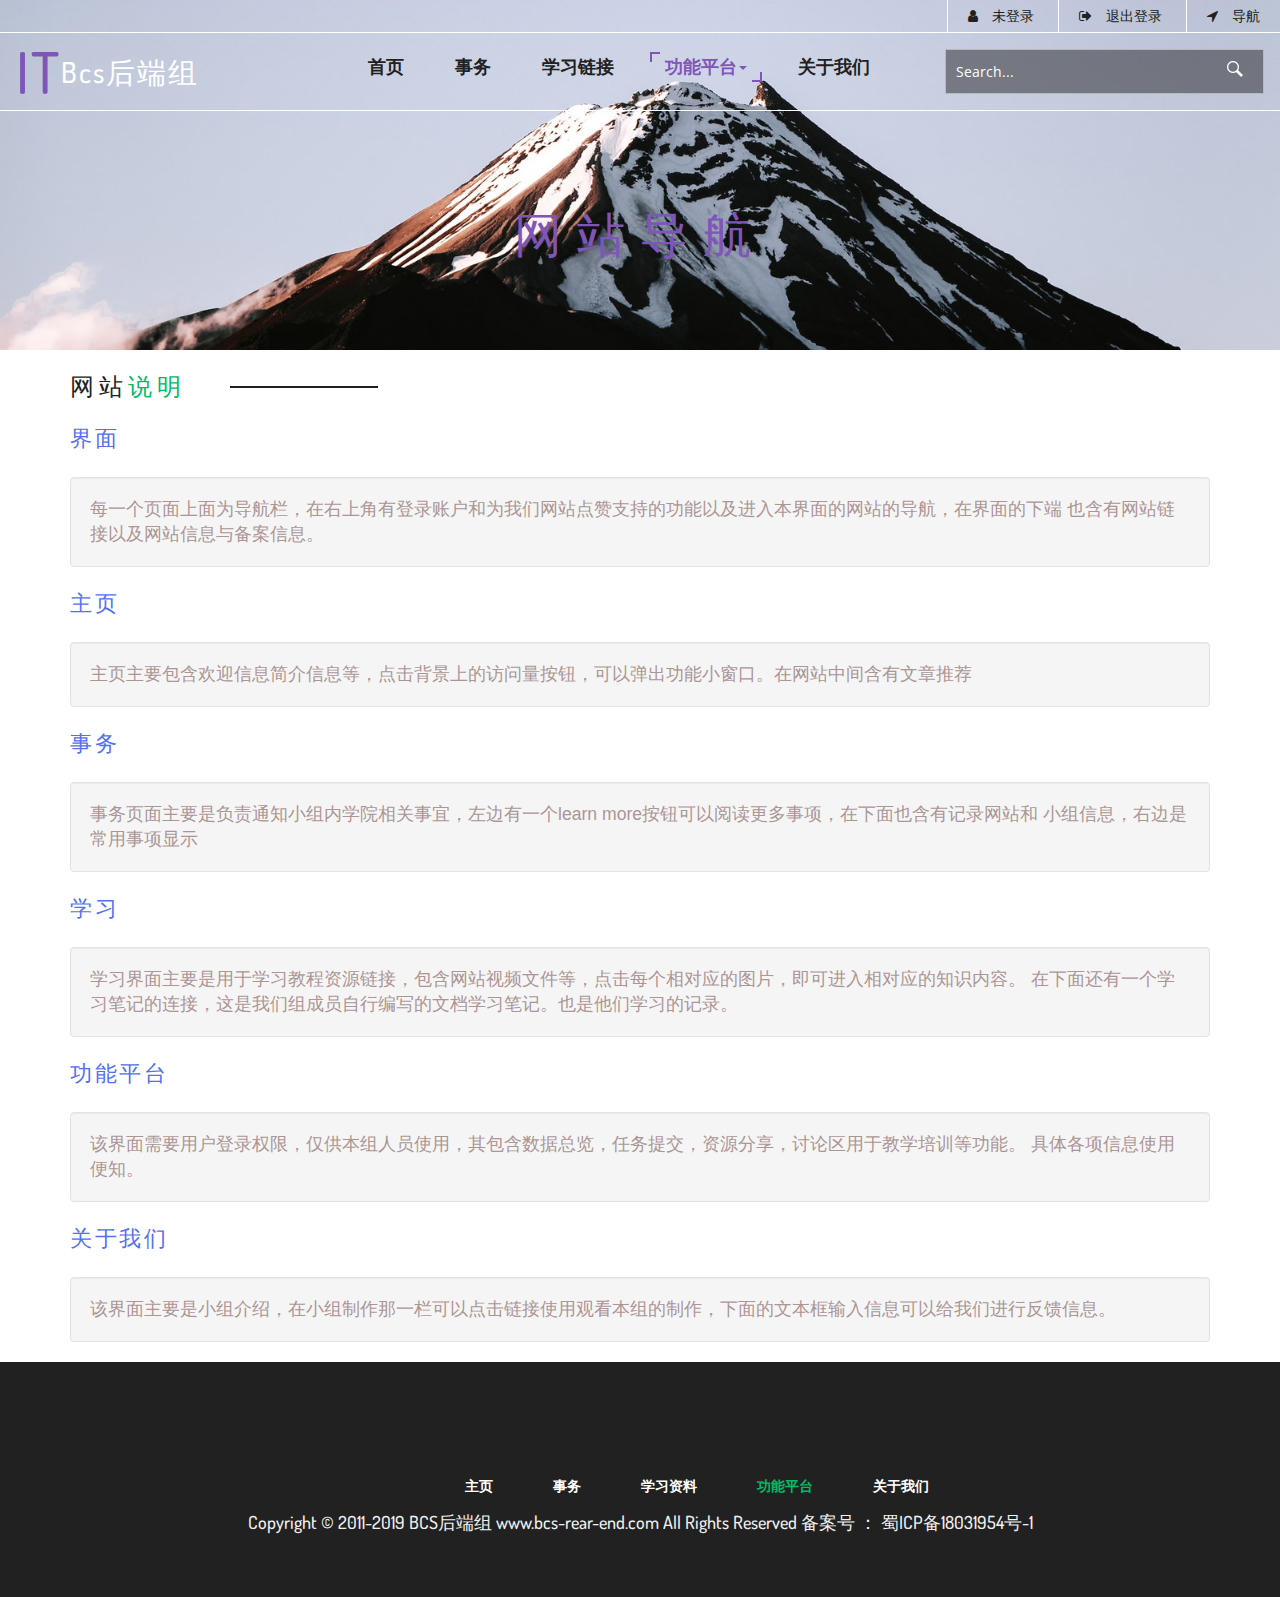
<file: BCSDownWeb/infor.html>
<!DOCTYPE html>
<html lang="en">
<head>
<title>网站导航</title>
<!-- custom-theme -->
<meta name="viewport" content="width=device-width, initial-scale=1">
<meta http-equiv="Content-Type" content="text/html; charset=utf-8" />
<meta name="keywords" content="" />
<script type="application/x-javascript"> addEventListener("load", function() { setTimeout(hideURLbar, 0); }, false);
		function hideURLbar(){ window.scrollTo(0,1); } </script>
<!-- //custom-theme -->
<link rel="icon" href="images/bcs.png">
<link href="css/bootstrap.css" rel="stylesheet" type="text/css" media="all" />
<link href="css/style.css" rel="stylesheet" type="text/css" media="all" />
<!-- js -->
<script type="text/javascript" src="js/jquery-2.1.4.min.js"></script>
<script type="text/javascript" src="js/echarts.js"></script>
<script src="http://s1.bdstatic.com/r/www/cache/global/js/BaiduHttps_20150714_zhanzhang.js"></script>
<!-- //js -->
<link rel="stylesheet" href="css/colorbox.css" />
<!-- font-awesome-icons -->
<link href="css/font-awesome.css" rel="stylesheet"> 
<!-- //font-awesome-icons -->
<link href="http://fonts.googleapis.com/css?family=Dosis:200,300,400,500,600,700,800&amp;subset=latin-ext" rel="stylesheet">
<link href='http://fonts.googleapis.com/css?family=Open+Sans:400,300,300italic,400italic,600,600italic,700,700italic,800,800italic' rel='stylesheet' type='text/css'>
</head>
	
<body>
<!-- banner -->
<div class="banner8">
	<div class="w3_agile_banner_top">
		<div class="agile_phone_mail">
			<ul>
					<li><i class="fa fa-user" aria-hidden="true"></i><a href="login.html">未登录</a></li>
					<li><i class="fa fa-sign-out" aria-hidden="true"></i><a href="#">退出登录</a></li>
					<li><i class="fa fa-location-arrow" aria-hidden="true"></i><a href="infor.html">导航</a></li>		
			</ul>
		</div>
	</div>
	<div class="agileits_w3layouts_banner_nav">
		<nav class="navbar navbar-default">
			<div class="navbar-header navbar-left">
				<button type="button" class="navbar-toggle collapsed" data-toggle="collapse" data-target="#bs-example-navbar-collapse-1">
					<span class="sr-only">Toggle navigation</span>
					<span class="icon-bar"></span>
					<span class="icon-bar"></span>
					<span class="icon-bar"></span>
				</button>
				<h1><a class="navbar-brand" href="index.html"><i>IT</i>Bcs后端组<span></span></a></h1>
			</div>
			<!-- Collect the nav links, forms, and other content for toggling -->
			<div class="collapse navbar-collapse navbar-right" id="bs-example-navbar-collapse-1">
				<nav class="menu--iris">
					<ul class="nav navbar-nav menu__list">
						<li class="menu__item"><a href="index.html" class="menu__link">首页</a></li>
						<li class="menu__item"><a href="services.html" class="menu__link">事务</a></li>
						<li class="menu__item "><a href="study.html" class="menu__link">学习链接</a></li>
						<li class="dropdown menu__item  menu__item--current">
							<a href="#" class="dropdown-toggle menu__link" data-toggle="dropdown">功能平台<b class="caret"></b></a>
							<ul class="dropdown-menu agile_short_dropdown">
                                    <li><a href="data.html">数据统计</a></li>
                                    <li><a href="file.html">资源分享</a></li>
                                    <li><a href="talk.html">讨论区</a></li>
                                    <li><a href="work.html">任务提交</a></li>
							</ul>
						</li>
						<li class="menu__item  "><a href="mail.html" class="menu__link">关于我们</a></li>
					</ul>
					<div class="w3_agileits_search">
							<form action="http://www.baidu.com/baidu" onsubmit="return baiduWithHttps(this)" target="_blank">
								<input type="text" name="word" placeholder="Search..." required="" onfocus="checkHttps">
								<input type="submit" value="">
						</form>
					</div>
				</nav>
			</div>
		</nav>
	</div>
	<div class="w3_agileits_service_banner_info">
		<h2 style="color:#7f56b8">网站导航</h2>
	</div>
</div>


<div class="container">
    <br><h3 class="w3l_header ">网站<span>说明</span></h3><br>

    <p class="w3l_font">界面</p><br>
    <div class="maininfor well">每一个页面上面为导航栏，在右上角有登录账户和为我们网站点赞支持的功能以及进入本界面的网站的导航，在界面的下端
        也含有网站链接以及网站信息与备案信息。
    </div>
    
    <p class="w3l_font">主页</p><br>
    <div class="maininfor well">主页主要包含欢迎信息简介信息等，点击背景上的访问量按钮，可以弹出功能小窗口。在网站中间含有文章推荐</div>

    <p class="w3l_font">事务</p><br>
    <div class="maininfor well">事务页面主要是负责通知小组内学院相关事宜，左边有一个learn more按钮可以阅读更多事项，在下面也含有记录网站和
        小组信息，右边是常用事项显示</div>

    <p class="w3l_font">学习</p><br>
    <div class="maininfor well">学习界面主要是用于学习教程资源链接，包含网站视频文件等，点击每个相对应的图片，即可进入相对应的知识内容。
        在下面还有一个学习笔记的连接，这是我们组成员自行编写的文档学习笔记。也是他们学习的记录。
    </div>

    <p class="w3l_font">功能平台</p><br>
    <div class="maininfor well">该界面需要用户登录权限，仅供本组人员使用，其包含数据总览，任务提交，资源分享，讨论区用于教学培训等功能。
        具体各项信息使用便知。
    </div>

    <p class="w3l_font">关于我们</p><br>
    <div class="maininfor well">该界面主要是小组介绍，在小组制作那一栏可以点击链接使用观看本组的制作，下面的文本框输入信息可以给我们进行反馈信息。
    </div>
</div>


<script type="text/javascript" src="js/deal.js"></script>
<!-- //icons -->
<!-- footer -->
<div class="footer">
		<div class="container">
				<div class="col-md-4 w3layouts_footer_grid">
				</div>
				<div class="col-md-8 w3layouts_footer_grid">
						<ul class="w3l_footer_nav">
								<li><a href="index.html">主页</a></li>
								<li><a href="services.html">事务</a></li>
								<li><a href="study.html">学习资料</a></li>
								<li><a href="login" class="active">功能平台</a></li>
								<li><a href="mail.html">关于我们</a></li>
						</ul>
				</div>
				<div class="clearfix button-text">
					<h4>Copyright &copy; 2011-2019 BCS后端组     www.bcs-rear-end.com    All Rights Reserved        备案号 ： 蜀ICP备18031954号-1</h4>
				</div>
		</div>
</div>
<!-- //footer -->
<!-- start-smoth-scrolling -->
<script type="text/javascript" src="js/move-top.js"></script>
<script type="text/javascript" src="js/easing.js"></script>
<script type="text/javascript">
	jQuery(document).ready(function($) {
		$(".scroll").click(function(event){		
			event.preventDefault();
			$('html,body').animate({scrollTop:$(this.hash).offset().top},1000);
		});
	});
</script>
<!-- start-smoth-scrolling -->
<!-- for bootstrap working -->
	<script src="js/bootstrap.js"></script>
<!-- //for bootstrap working -->
<!-- here stars scrolling icon -->
    <script type="text/javascript">
    	function checkHttps() {
				BaiduHttps.useHttps();
			};
			function baiduWithHttps(formname) {
					var data = BaiduHttps.useHttps();
					if (data.s === 0) {
							return true;
					} else {
							formname.action = 'https://www.baidu.com/baidu' + '?ssl_s=1&ssl_c' + data.ssl_code;
							return true;
					}
			};
		$(document).ready(function() {
			/*
				var defaults = {
				containerID: 'toTop', // fading element id
				containerHoverID: 'toTopHover', // fading element hover id
				scrollSpeed: 1200,
				easingType: 'linear' 
				};
		*/
								
			$().UItoTop({ easingType: 'easeOutQuart' });					
			});
    </script>
<!-- //here ends scrolling icon -->
</body>
</html>
</file>
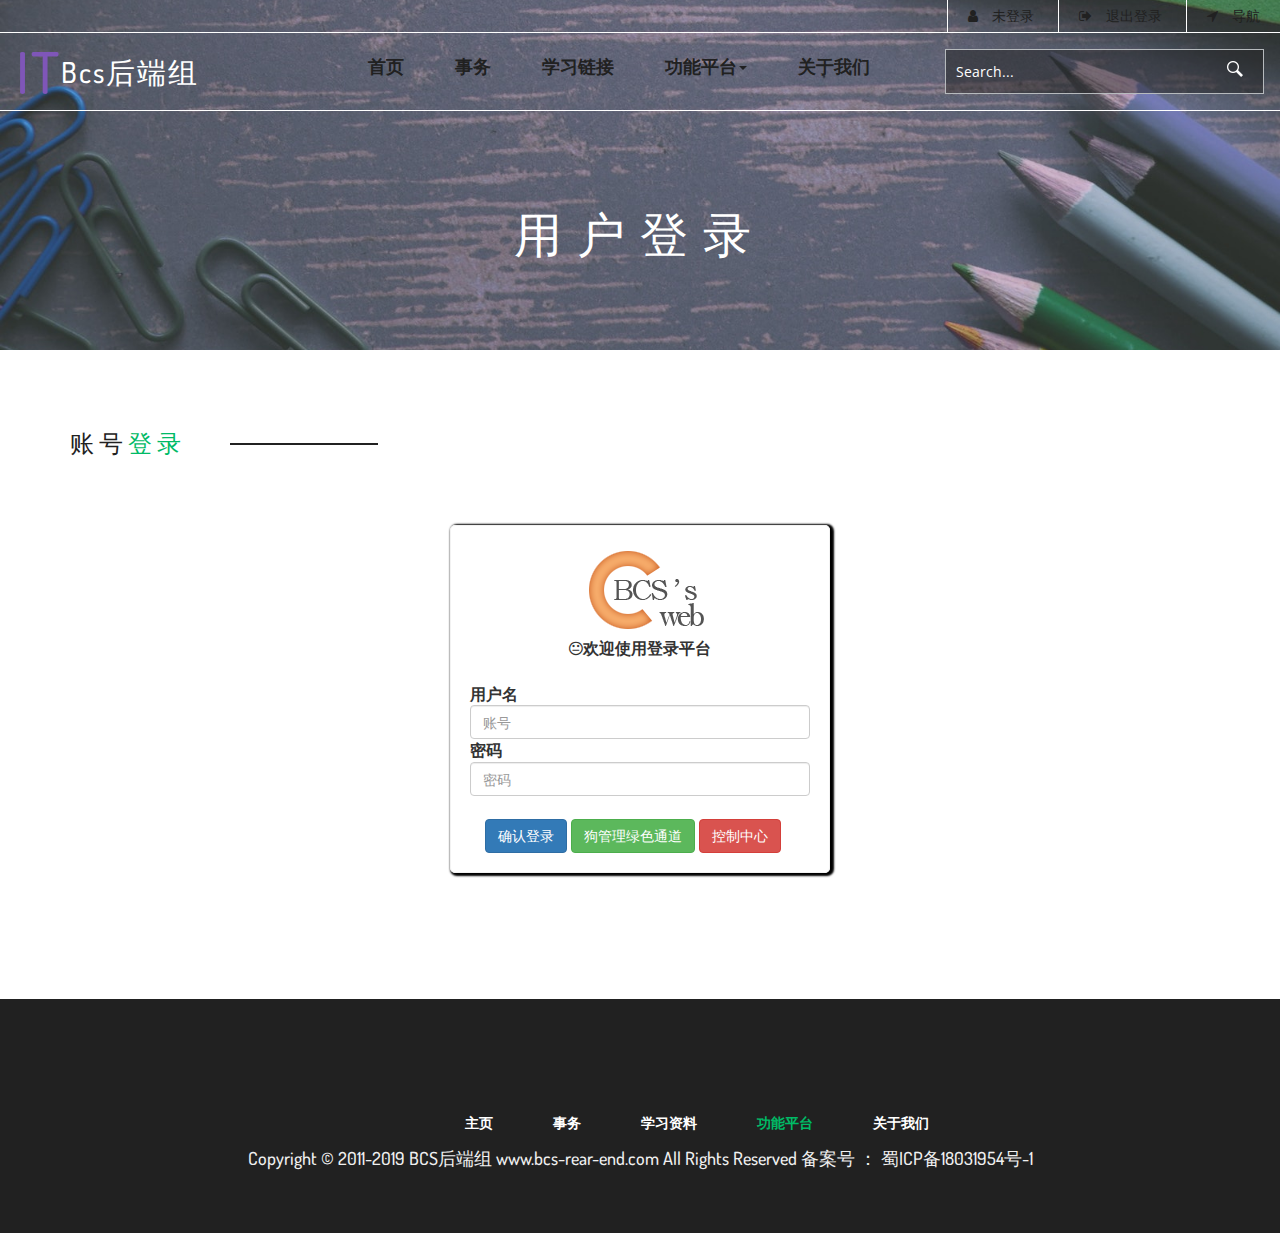
<file: BCSDownWeb/login.html>
<!DOCTYPE html>
<html lang="en">
<head>
<title>登录</title>
<!-- custom-theme -->
<meta name="viewport" content="width=device-width, initial-scale=1">
<meta http-equiv="Content-Type" content="text/html; charset=utf-8" />
<meta name="keywords" content="" />
<script type="application/x-javascript"> addEventListener("load", function() { setTimeout(hideURLbar, 0); }, false);
		function hideURLbar(){ window.scrollTo(0,1); } </script>
<!-- //custom-theme -->
<link rel="icon" href="images/bcs.png">
<link href="css/bootstrap.css" rel="stylesheet" type="text/css" media="all" />
<link href="css/style.css" rel="stylesheet" type="text/css" media="all" />
<!-- js -->
<script type="text/javascript" src="js/jquery-2.1.4.min.js"></script>
<script type="text/javascript" src="js/echarts.js"></script>
<script type="text/javascript" src="js/deal.js"></script>
<script src="http://s1.bdstatic.com/r/www/cache/global/js/BaiduHttps_20150714_zhanzhang.js"></script>
<!-- //js -->
<link rel="stylesheet" href="css/colorbox.css" />
<!-- font-awesome-icons -->
<link href="css/font-awesome.css" rel="stylesheet"> 
<!-- //font-awesome-icons -->
<link href="http://fonts.googleapis.com/css?family=Dosis:200,300,400,500,600,700,800&amp;subset=latin-ext" rel="stylesheet">
<link href='http://fonts.googleapis.com/css?family=Open+Sans:400,300,300italic,400italic,600,600italic,700,700italic,800,800italic' rel='stylesheet' type='text/css'>
</head>
	
<body>
<!-- banner -->
<div class="banner4">
	<div class="w3_agile_banner_top">
		<div class="agile_phone_mail">
			<ul>
					<li><i class="fa fa-user" aria-hidden="true"></i><a href="login.html">未登录</a></li>
					<li><i class="fa fa-sign-out" aria-hidden="true"></i><a href="#">退出登录</a></li>
					<li><i class="fa fa-location-arrow" aria-hidden="true"></i><a href="infor.html">导航</a></li>		
			</ul>
		</div>
	</div>
	<div class="agileits_w3layouts_banner_nav">
		<nav class="navbar navbar-default">
			<div class="navbar-header navbar-left">
				<button type="button" class="navbar-toggle collapsed" data-toggle="collapse" data-target="#bs-example-navbar-collapse-1">
					<span class="sr-only">Toggle navigation</span>
					<span class="icon-bar"></span>
					<span class="icon-bar"></span>
					<span class="icon-bar"></span>
				</button>
				<h1><a class="navbar-brand" href="index.html"><i>IT</i>Bcs后端组<span></span></a></h1>
			</div>
			<!-- Collect the nav links, forms, and other content for toggling -->
			<div class="collapse navbar-collapse navbar-right" id="bs-example-navbar-collapse-1">
				<nav class="menu--iris">
					<ul class="nav navbar-nav menu__list">
						<li class="menu__item"><a href="index.html" class="menu__link">首页</a></li>
						<li class="menu__item"><a href="services.html" class="menu__link">事务</a></li>
						<li class="menu__item "><a href="study.html" class="menu__link">学习链接</a></li>
						<li class="dropdown menu__item">
							<a href="#" class="dropdown-toggle menu__link" data-toggle="dropdown">功能平台<b class="caret"></b></a>
							<ul class="dropdown-menu agile_short_dropdown">
									<li><a href="data.html">数据统计</a></li>
									<li><a href="file.html">资源分享</a></li>
									<li><a href="talk.html">讨论区</a></li>
									<li><a href="work.html">任务提交</a></li>
							</ul>
						</li>
						<li class="menu__item  "><a href="mail.html" class="menu__link">关于我们</a></li>
					</ul>
					<div class="w3_agileits_search">
							<form action="http://www.baidu.com/baidu" onsubmit="return baiduWithHttps(this)" target="_blank">
								<input type="text" name="word" placeholder="Search..." required="" onfocus="checkHttps">
								<input type="submit" value="">
						</form>
					</div>
				</nav>
			</div>
		</nav>
	</div>
	<div class="w3_agileits_service_banner_info">
		<h2>用户登录</h2>
	</div>
</div>
<!-- //banner -->
<!-- icons -->
	<div class="services">
		<div class="container">
			<h3 class="w3l_header">账号<span>登录</span></h3><br>
			<div class="col-lg-4 col-md-1"></div>
            <div class="col-lg-4 col-md-10" id="loginstyle">			
                <form class="form-signin" action="user.html" method="GET">
                    <div class="text-center mb-4">
						<img class="mb-4" src="images/logn.png"  alt="">
						<br><div>
							<span><i class="fa fa-meh-o"></i><b id="logintext">欢迎使用登录平台</b></span>
						</div><br>
                    </div>
                    <div class="form-label-group">
                        <label for="user">用户名</label>
                        <input type="text" id="user" class="form-control" placeholder="账号"  onfocusin="focusFunction1()" onfocusout="blurFunction1()">                               
                    </div>
                    <div class="form-label-group">
                        <label for="pwd">密码</label>
                        <input type="password" id="pwd" class="form-control" placeholder="密码"  onfocusin="focusFunction2()" onfocusout="blurFunction2()">
                    </div>
                    <br>
                    <div class="form-label-group container">
						<input type="submit" class="btn btn-primary" value="确认登录">
						<input type="button" value="狗管理绿色通道"  class="btn btn-success"  onclick="window.location.href='adminlogin.html'">
						<input type="button" value="控制中心"  class="btn btn-danger"  onclick="window.location.href='error.html'">
					</div>
                </form>
			</div>
			<div class="col-lg-4 col-md-1"></div>
        </div>
	</div>
<!-- //icons -->
<!-- footer -->
<div class="footer">
		<div class="container">
				<div class="col-md-4 w3layouts_footer_grid">
				</div>
				<div class="col-md-8 w3layouts_footer_grid">
						<ul class="w3l_footer_nav">
								<li><a href="index.html">主页</a></li>
								<li><a href="services.html">事务</a></li>
								<li><a href="study.html">学习资料</a></li>
								<li><a href="data.html" class="active">功能平台</a></li>
								<li><a href="mail.html">关于我们</a></li>
						</ul>
				</div>
				<div class="clearfix button-text">
					<h4>Copyright &copy; 2011-2019 BCS后端组     www.bcs-rear-end.com    All Rights Reserved          备案号 ： 蜀ICP备18031954号-1</h4>
				</div>
		</div>
</div>
<!-- //footer -->
<!-- start-smoth-scrolling -->
<script type="text/javascript" src="js/move-top.js"></script>
<script type="text/javascript" src="js/easing.js"></script>
<script type="text/javascript">
	jQuery(document).ready(function($) {
		$(".scroll").click(function(event){		
			event.preventDefault();
			$('html,body').animate({scrollTop:$(this.hash).offset().top},1000);
		});
	});
</script>
<!-- start-smoth-scrolling -->
<!-- for bootstrap working -->
	<script src="js/bootstrap.js"></script>
<!-- //for bootstrap working -->
<!-- here stars scrolling icon -->
    <script type="text/javascript">
    	function checkHttps() {
				BaiduHttps.useHttps();
			};
			function baiduWithHttps(formname) {
					var data = BaiduHttps.useHttps();
					if (data.s === 0) {
							return true;
					} else {
							formname.action = 'https://www.baidu.com/baidu' + '?ssl_s=1&ssl_c' + data.ssl_code;
							return true;
					}
			};
			function focusFunction1() {
                var idtext = document.getElementById("logintext");
                idtext.innerHTML="要输入正确的账号哟";
            }
            // 失去焦点
            function blurFunction1() {
                var idtext = document.getElementById("logintext");
                idtext.innerHTML="你的账号输入完毕";
			}
			function focusFunction2() {
                var idtext = document.getElementById("logintext");
                idtext.innerHTML="放心输入，我绝对不会偷看";
            }
            // 失去焦点
            function blurFunction2() {
                var idtext = document.getElementById("logintext");
                idtext.innerHTML="你输的密码我都记下来了...";
            }
		$(document).ready(function() {
			/*
				var defaults = {
				containerID: 'toTop', // fading element id
				containerHoverID: 'toTopHover', // fading element hover id
				scrollSpeed: 1200,
				easingType: 'linear' 
				};
		*/
								
			$().UItoTop({ easingType: 'easeOutQuart' });					
			});
    </script>
<!-- //here ends scrolling icon -->
</body>
</html>
</file>
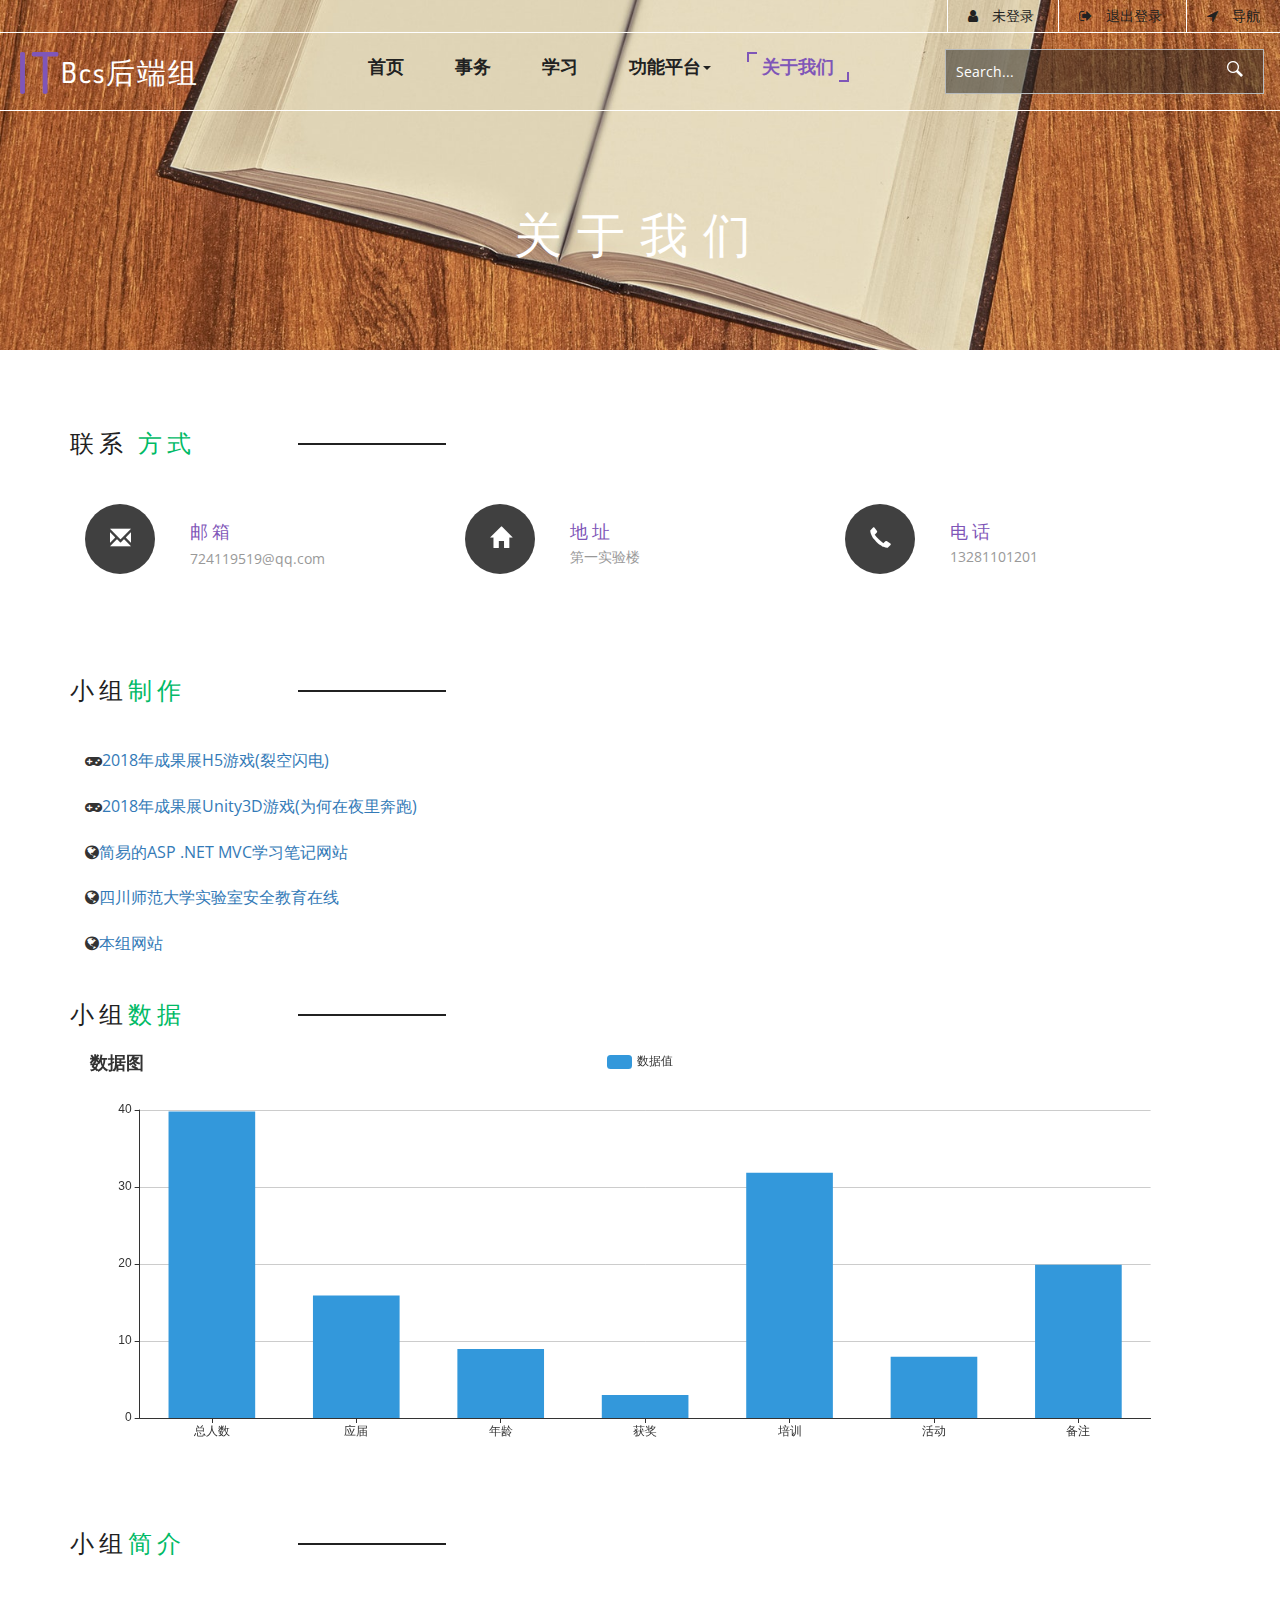
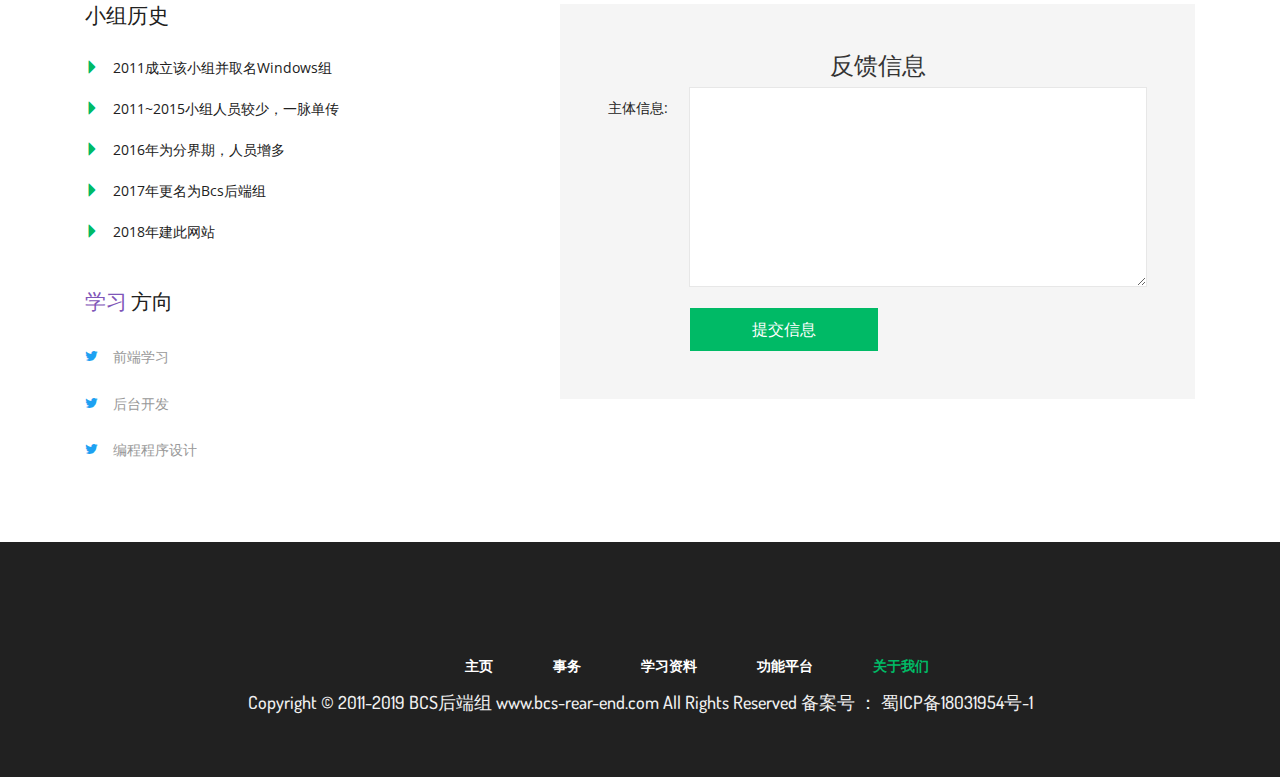
<file: BCSDownWeb/mail.html>
<!DOCTYPE html>
<html lang="en">
<head>
<title>关于我们</title>
<!-- custom-theme -->
<meta name="viewport" content="width=device-width, initial-scale=1">
<meta http-equiv="Content-Type" content="text/html; charset=utf-8" />
<meta name="keywords" content="" />
<script type="application/x-javascript"> addEventListener("load", function() { setTimeout(hideURLbar, 0); }, false);
		function hideURLbar(){ window.scrollTo(0,1); } </script>
<!-- //custom-theme -->
<link href="css/bootstrap.css" rel="stylesheet" type="text/css" media="all" />
<link href="css/style.css" rel="stylesheet" type="text/css" media="all" />
<link rel="icon" href="images/bcs.png">
<!-- js -->
<script type="text/javascript" src="js/jquery-2.1.4.min.js"></script>
<script type="text/javascript" src="js/echarts.js"></script>
<script type="text/javascript" src="js/deal.js"></script>
<!-- //js -->
<link rel="stylesheet" href="css/colorbox.css" />
<!-- font-awesome-icons -->
<link href="css/font-awesome.css" rel="stylesheet"> 
<!-- //font-awesome-icons -->
<link href="http://fonts.googleapis.com/css?family=Dosis:200,300,400,500,600,700,800&amp;subset=latin-ext" rel="stylesheet">
<link href='http://fonts.googleapis.com/css?family=Open+Sans:400,300,300italic,400italic,600,600italic,700,700italic,800,800italic' rel='stylesheet' type='text/css'>
<script src="http://s1.bdstatic.com/r/www/cache/global/js/BaiduHttps_20150714_zhanzhang.js"></script>
</head>
	
<body>
<!-- banner -->
<div class="banner2">
	<div class="w3_agile_banner_top">
		<div class="agile_phone_mail">
			<ul>
					<li><i class="fa fa-user" aria-hidden="true"></i><a href="login.html">未登录</a></li>
					<li><i class="fa fa-sign-out" aria-hidden="true"></i><a href="#">退出登录</a></li>
					<li><i class="fa fa-location-arrow" aria-hidden="true"></i><a href="infor.html">导航</a></li>		
			</ul>
		</div>
	</div>
	<div class="agileits_w3layouts_banner_nav">
		<nav class="navbar navbar-default">
			<div class="navbar-header navbar-left">
				<button type="button" class="navbar-toggle collapsed" data-toggle="collapse" data-target="#bs-example-navbar-collapse-1">
					<span class="sr-only">Toggle navigation</span>
					<span class="icon-bar"></span>
					<span class="icon-bar"></span>
					<span class="icon-bar"></span>
				</button>
				<h1><a class="navbar-brand" href="index.html"><i>IT</i>Bcs后端组<span></span></a></h1>
			</div>
			<!-- Collect the nav links, forms, and other content for toggling -->
			<div class="collapse navbar-collapse navbar-right" id="bs-example-navbar-collapse-1">
				<nav class="menu--iris">
					<ul class="nav navbar-nav menu__list">
						<li class="menu__item"><a href="index.html" class="menu__link">首页</a></li>
						<li class="menu__item"><a href="services.html" class="menu__link">事务</a></li>
						<li class="menu__item"><a href="study.html" class="menu__link">学习</a></li>
						<li class="dropdown menu__item">
								<a href="data.html" class="dropdown-toggle menu__link" data-toggle="dropdown">功能平台<b class="caret"></b></a>
								<ul class="dropdown-menu agile_short_dropdown">
										<li><a href="data.html">数据统计</a></li>
										<li><a href="file.html">资源分享</a></li>
										<li><a href="talk.html">讨论区</a></li>
										<li><a href="work.html">任务提交</a></li>
								</ul>
						</li>
						<li class="menu__item  menu__item--current"><a href="mail.html" class="menu__link">关于我们</a></li>
					</ul>
					<div class="w3_agileits_search">
							<form action="http://www.baidu.com/baidu" onsubmit="return baiduWithHttps(this)" target="_blank">
								<input type="text" name="word" placeholder="Search..." required="" onfocus="checkHttps">
								<input type="submit" value="">
						</form>
					</div>
				</nav>
			</div>
		</nav>
	</div>
	<div class="w3_agileits_service_banner_info">
		<h2>关于我们</h2>
	</div>
</div>
<!-- //banner -->
<!-- mail -->
	<div class="services">
		<div class="container">
			<h3 class="w3l_header w3_agileits_header1">联系 <span>方式</span></h3>
			<div class="w3layouts_mail_grid">
				<div class="col-md-4 w3layouts_mail_grid_left">
					<div class="w3layouts_mail_grid_left1 hvr-radial-out">
						<span class="glyphicon glyphicon-envelope" aria-hidden="true"></span>
					</div>
					<div class="w3layouts_mail_grid_left2">
						<h3>邮箱</h3>
						<a href="https://qq.com">724119519@qq.com</a>
					</div>
				</div>
				<div class="col-md-4 w3layouts_mail_grid_left">
					<div class="w3layouts_mail_grid_left1 hvr-radial-out">
						<span class="glyphicon glyphicon-home" aria-hidden="true"></span>
					</div>
					<div class="w3layouts_mail_grid_left2">
						<h3>地址</h3>
						<p>第一实验楼</p>
					</div>
				</div>
				<div class="col-md-4 w3layouts_mail_grid_left">
					<div class="w3layouts_mail_grid_left1 hvr-radial-out">
						<span class="glyphicon glyphicon-earphone" aria-hidden="true"></span>
					</div>
					<div class="w3layouts_mail_grid_left2">
						<h3>电话</h3>
						<p>13281101201</p>
					</div>
				</div>
				<div class="clearfix"> </div>
			</div>
		</div>
	</div>

	<div class="w3_agile_map  container things">
			<br><h3 class="w3l_header w3_agileits_header1">小组<span>制作</span></h3><br>
			<br>
			<div class="container">
				<span><i class="fa fa-gamepad"></i><a href="http://47.106.254.86:1433/">2018年成果展H5游戏(裂空闪电)</a></span>
			</div>
			<br>
			<div class="container">
				<span><i class="fa fa-gamepad"></i><a href="#">2018年成果展Unity3D游戏(为何在夜里奔跑)</a></span>
			</div>
			<br>
			<div class="container">
				<span><i class="fa fa-globe"></i><a href="http://47.106.254.86:8000/">简易的ASP .NET MVC学习笔记网站</a></span>
			</div>
			<br>
			<div class="container">
				<span><i class="fa fa-globe"></i><a href="http://47.98.215.212/">四川师范大学实验室安全教育在线</a></span>
			</div>
			<br>
			<div class="container">
				<span><i class="fa fa-globe"></i><a href="http://47.106.254.86/">本组网站</a></span>
			</div>
			<br>
	</div>





	<div class="w3_agile_map  container">
		<br><h3 class="w3l_header w3_agileits_header1">小组<span>数据</span></h3><br>
		<div class="people col-md-12 col-lg-12 col-sm-12" style="height:400px;"></div>
	</div>
	<script>
	var myechart1 = echarts.init(document.getElementsByClassName("people")[0]);

	

	var option = {
		color: ['#3398DB'],
		title: {
                text: '数据图'
		},
		legend: {
            data:['数据值']
		},
		tooltip : {
			trigger: 'axis',
			axisPointer : {            // 坐标轴指示器，坐标轴触发有效
				type : 'shadow'        // 默认为直线，可选为：'line' | 'shadow'
			}
		},
		grid: {
			left: '3%',
			right: '4%',
			bottom: '3%',
			containLabel: true
		},
		xAxis : [
			{
				type : 'category',
				data : ['总人数', '应届','年龄', '获奖', '培训', '活动', '备注'],
				axisTick: {
					alignWithLabel: true
				}
			}
		],
		yAxis : [
			{
				type : 'value'
			}
		],
		series : [
			{
				name:'数据值',
				type:'bar',
				barWidth: '60%',
				data:[40, 16,9, 3, 32, 8, 20]
			}
		]
	};

	myechart1.setOption(option);
	</script>
	<div class="services">
		<div class="container">
			<h3 class="w3l_header w3_agileits_header1">小组<span>简介</span></h3>
			<div class="w3layouts_mail_grid">
				<div class="col-md-5 agileits_mail_grid_left agileinfo_mail_grid_left">
					<div class="agileits_mail_grid_lft_grid wthree_mail_grid_lft_grid">
						<h4>小组历史</h4>
						<ul>
							<li><span class="glyphicon glyphicon-triangle-right" aria-hidden="true"></span>2011成立该小组并取名Windows组</li>
							<li><span class="glyphicon glyphicon-triangle-right" aria-hidden="true"></span>2011~2015小组人员较少，一脉单传</li>
							<li><span class="glyphicon glyphicon-triangle-right" aria-hidden="true"></span>2016年为分界期，人员增多</li>
							<li><span class="glyphicon glyphicon-triangle-right" aria-hidden="true"></span>2017年更名为Bcs后端组</li>
							<li><span class="glyphicon glyphicon-triangle-right" aria-hidden="true"></span>2018年建此网站</li>
						</ul>
					</div>
					<div class="agileits_mail_grid_lft_grid1 w3_agileits_mail_grid_lft_grid1">
						<h4><span>学习</span> 方向</h4>
						<ul>
							<li>前端学习</li>
							<li>后台开发</li>
							<li>编程程序设计</li>
						</ul>
					</div>
				</div>
				<div class="col-md-7 agileits_mail_grid_right agileits_w3layouts_mail_grid_right">
					<div class="agileits_mail_grid_right1 agile_mail_grid_right1">
						
						<form action="#" method="post">
							<h3 style="text-align: center;">反馈信息</h3>
							<span>
								<i>主体信息:</i>
								<textarea name="Message" placeholder=" " required=""></textarea>
							</span>
							<input type="submit" value="提交信息">
						</form>
					</div>
				</div>
				<div class="clearfix"> </div>
			</div>
		</div>
	</div>
<!-- //mail -->
<!-- footer -->
<!-- footer -->
<div class="footer">
		<div class="container">
				<div class="col-md-4 w3layouts_footer_grid">
				</div>
				<div class="col-md-8 w3layouts_footer_grid">
						<ul class="w3l_footer_nav">
								<li><a href="index.html">主页</a></li>
								<li><a href="services.html">事务</a></li>
								<li><a href="study.html">学习资料</a></li>
								<li><a href="data.html">功能平台</a></li>
								<li><a href="mail.html" class="active">关于我们</a></li>
						</ul>
				</div>
				<div class="clearfix button-text">
					<h4>Copyright &copy; 2011-2019 BCS后端组     www.bcs-rear-end.com    All Rights Reserved          备案号 ： 蜀ICP备18031954号-1</h4>
				</div>
		</div>
</div>
<!-- //footer -->
<!-- start-smoth-scrolling -->
<script type="text/javascript" src="js/move-top.js"></script>
<script type="text/javascript" src="js/easing.js"></script>
<script type="text/javascript">
	jQuery(document).ready(function($) {
		$(".scroll").click(function(event){		
			event.preventDefault();
			$('html,body').animate({scrollTop:$(this.hash).offset().top},1000);
		});
	});
</script>
<!-- start-smoth-scrolling -->
<!-- for bootstrap working -->
	<script src="js/bootstrap.js"></script>
<!-- //for bootstrap working -->
<!-- here stars scrolling icon -->
	<script type="text/javascript">
		function checkHttps() {
				BaiduHttps.useHttps();
		};
		function baiduWithHttps(formname) {
				var data = BaiduHttps.useHttps();
				if (data.s === 0) {
						return true;
				} else {
						formname.action = 'https://www.baidu.com/baidu' + '?ssl_s=1&ssl_c' + data.ssl_code;
						return true;
				}
		};
		$(document).ready(function() {
			/*
				var defaults = {
				containerID: 'toTop', // fading element id
				containerHoverID: 'toTopHover', // fading element hover id
				scrollSpeed: 1200,
				easingType: 'linear' 
				};
			*/
						
			$().UItoTop({ easingType: 'easeOutQuart' });
						
			});
	</script>
<!-- //here ends scrolling icon -->
</body>
</html>
</file>
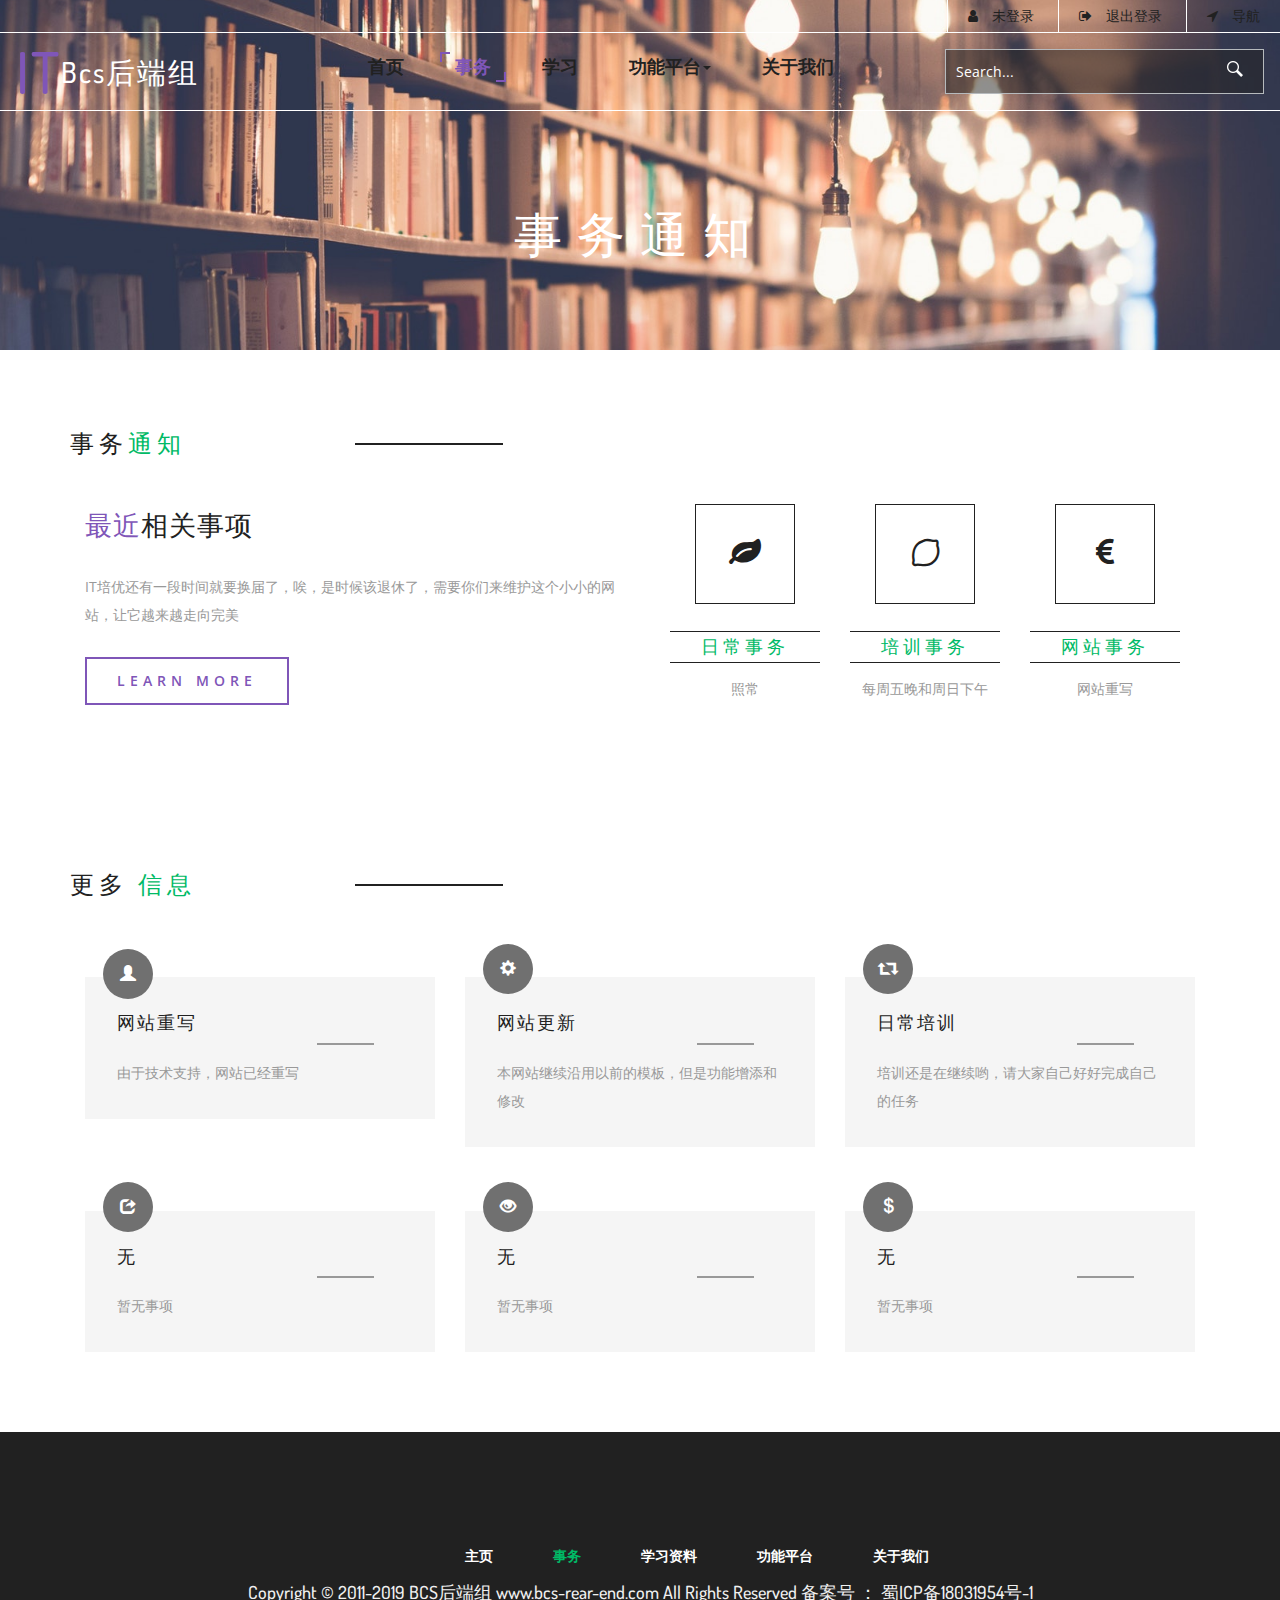
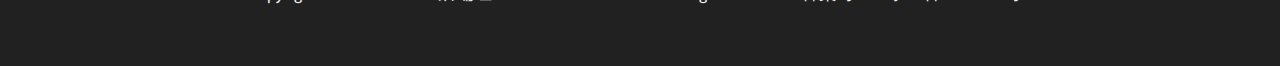
<file: BCSDownWeb/services.html>
<!DOCTYPE html>
<html lang="en">
<head>
<title>Services</title>
<!-- custom-theme -->
<meta name="viewport" content="width=device-width, initial-scale=1">
<meta http-equiv="Content-Type" content="text/html; charset=utf-8" />
<meta name="keywords" content="" />
<script type="application/x-javascript"> addEventListener("load", function() { setTimeout(hideURLbar, 0); }, false);
		function hideURLbar(){ window.scrollTo(0,1); } </script>
<!-- //custom-theme -->
<link href="css/bootstrap.css" rel="stylesheet" type="text/css" media="all" />
<link href="css/style.css" rel="stylesheet" type="text/css" media="all" />
<link rel="icon" href="images/bcs.png">
<!-- js -->
<script type="text/javascript" src="js/jquery-2.1.4.min.js"></script>
<!-- //js -->
<!-- font-awesome-icons -->
<link href="css/font-awesome.css" rel="stylesheet"> 
<!-- //font-awesome-icons -->
<link href="http://fonts.googleapis.com/css?family=Dosis:200,300,400,500,600,700,800&amp;subset=latin-ext" rel="stylesheet">
<link href='http://fonts.googleapis.com/css?family=Open+Sans:400,300,300italic,400italic,600,600italic,700,700italic,800,800italic' rel='stylesheet' type='text/css'>
</head>
	
<body>
<!-- banner -->
	<div class="banner1">
		<div class="w3_agile_banner_top">
			<div class="agile_phone_mail">
				<ul>
						<li><i class="fa fa-user" aria-hidden="true"></i><a href="login.html">未登录</a></li>
						<li><i class="fa fa-sign-out" aria-hidden="true"></i><a href="#">退出登录</a></li>
						<li><i class="fa fa-location-arrow" aria-hidden="true"></i><a href="infor.html">导航</a></li>	
				</ul>
			</div>
		</div>
		<div class="agileits_w3layouts_banner_nav">
			<nav class="navbar navbar-default">
				<div class="navbar-header navbar-left">
					<button type="button" class="navbar-toggle collapsed" data-toggle="collapse" data-target="#bs-example-navbar-collapse-1">
						<span class="sr-only">Toggle navigation</span>
						<span class="icon-bar"></span>
						<span class="icon-bar"></span>
						<span class="icon-bar"></span>
					</button>
					<h1><a class="navbar-brand" href="index.html"><i>IT</i>Bcs后端组<span></span></a></h1>
				</div>
				<!-- Collect the nav links, forms, and other content for toggling -->
				<div class="collapse navbar-collapse navbar-right" id="bs-example-navbar-collapse-1">
					<nav class="menu--iris">
						<ul class="nav navbar-nav menu__list">
							<li class="menu__item"><a href="index.html" class="menu__link">首页</a></li>
							<li class="menu__item menu__item--current"><a href="services.html" class="menu__link">事务</a></li>
							<li class="menu__item"><a href="study.html" class="menu__link">学习</a></li>
							<li class="dropdown menu__item">
								<a href="data.html" class="dropdown-toggle menu__link" data-toggle="dropdown">功能平台<b class="caret"></b></a>
								<ul class="dropdown-menu agile_short_dropdown">
										<li><a href="data.html">数据统计</a></li>
										<li><a href="file.html">资源分享</a></li>
										<li><a href="talk.html">讨论区</a></li>
										<li><a href="work.html">任务提交</a></li>
								</ul>
							</li>
							<li class="menu__item"><a href="mail.html" class="menu__link">关于我们</a></li>
						</ul>
						<div class="w3_agileits_search">
							<form action="#" method="post">
								<input type="text" name="Search" placeholder="Search..." required="">
								<input type="submit" value=" ">
							</form>
						</div>
					</nav>
				</div>
			</nav>
		</div>
		<div class="w3_agileits_service_banner_info">
			<h2>事务通知</h2>
		</div>
	</div>
<!-- //banner -->
<!-- services -->
	<div class="services">
		<div class="container">
			<h3 class="w3l_header w3_agileits_header">事务<span>通知</span></h3>
			<div class="wthree_services_grids">	
				<div class="col-md-6 wthree_services_grid_left">
					<h3><span>最近</span>相关事项</h3>
					<p>IT培优还有一段时间就要换届了，唉，是时候该退休了，需要你们来维护这个小小的网站，让它越来越走向完美</p>
					<div class="agileinfo_more w3_agileits_more">
						<a class="link link--kumya" href="#" data-toggle="modal" data-target="#myModal"><span data-letters="Learn More">Learn More</span></a>
					</div>
				</div>
				<div class="col-md-6 wthree_services_grid_right">
					<div class="col-md-4 agileits_w3layouts_service_grid">
						<div class="agile_service_grd">
							<i class="fa fa-leaf" aria-hidden="true"></i>
						</div>
						<h4>日常事务</h4>
						<p>照常</p>
					</div>
					<div class="col-md-4 agileits_w3layouts_service_grid">
						<div class="agile_service_grd">
							<i class="fa fa-lemon-o" aria-hidden="true"></i>
						</div>
						<h4>培训事务</h4>
						<p>每周五晚和周日下午</p>
					</div>
					<div class="col-md-4 agileits_w3layouts_service_grid">
						<div class="agile_service_grd">
							<i class="fa fa-eur" aria-hidden="true"></i>
						</div>
						<h4>网站事务</h4>
						<p>网站重写</p>
					</div>
					<div class="clearfix"> </div>
				</div>
				<div class="clearfix"> </div>
			</div>
		</div>
	</div>
<!-- //services -->
<!-- bootstrap-pop-up -->
	<div class="modal video-modal fade" id="myModal" tabindex="-1" role="dialog" aria-labelledby="myModal">
		<div class="modal-dialog" role="document">
			<div class="modal-content">
				<div class="modal-header">
				     其余事项
					<button type="button" class="close" data-dismiss="modal" aria-label="Close"><span aria-hidden="true">&times;</span></button>						
				</div>
				<section>
					<div class="modal-body">
						<img src="images/serveralert.jpg" alt=" " class="img-responsive" />
						<p>
							<li>全国互联网比赛</li>
							<li>程序设计省比赛</li>
							<br>
							<i>“没事可以去外面看看”</i>
						</p>
					</div>
				</section>
			</div>
		</div>
	</div>
	<div class="stats-bottom">
		<div class="container">
			<h3 class="w3l_header w3_agileits_header">更多 <span>信息</span></h3>
			<div class="agileinfo_services_grids">
				<div class="col-md-4 agileinfo_services_grid">
					<div class="agileinfo_services_grid1">
						<h4>网站重写</h4>
						<p>由于技术支持，网站已经重写</p>
						<div class="agileinfo_services_grid1_pos">
							<span class="glyphicon glyphicon-user" aria-hidden="true"></span>
						</div>
					</div>
				</div>
				<div class="col-md-4 agileinfo_services_grid">
					<div class="agileinfo_services_grid1">
						<h4>网站更新</h4>
						<p>本网站继续沿用以前的模板，但是功能增添和修改</p>
						<div class="agileinfo_services_grid1_pos">
							<span class="glyphicon glyphicon-cog" aria-hidden="true"></span>
						</div>
					</div>
				</div>
				<div class="col-md-4 agileinfo_services_grid">
					<div class="agileinfo_services_grid1">
						<h4>日常培训</h4>
						<p>培训还是在继续哟，请大家自己好好完成自己的任务</p>
						<div class="agileinfo_services_grid1_pos">
							<span class="glyphicon glyphicon-retweet" aria-hidden="true"></span>
						</div>
					</div>
				</div>
				<div class="clearfix"> </div>
			</div>
			<div class="w3agile_services_grids">
				<div class="col-md-4 agileinfo_services_grid">
					<div class="agileinfo_services_grid1">
						<h4>无</h4>
						<p>暂无事项</p>
						<div class="agileinfo_services_grid1_pos">
							<span class="glyphicon glyphicon-share" aria-hidden="true"></span>
						</div>
					</div>
				</div>
				<div class="col-md-4 agileinfo_services_grid">
					<div class="agileinfo_services_grid1">
						<h4>无</h4>
						<p>暂无事项</p>
						<div class="agileinfo_services_grid1_pos">
							<span class="glyphicon glyphicon-eye-open" aria-hidden="true"></span>
						</div>
					</div>
				</div>
				<div class="col-md-4 agileinfo_services_grid">
					<div class="agileinfo_services_grid1">
						<h4>无</h4>
						<p>暂无事项</p>
						<div class="agileinfo_services_grid1_pos">
							<span class="glyphicon glyphicon-usd" aria-hidden="true"></span>
						</div>
					</div>
				</div>
				<div class="clearfix"> </div>
			</div>
		</div>
	</div>
<!-- //stats-bottom -->
<!-- Stats-Number-Scroller-Animation-JavaScript -->
	<script src="js/waypoints.min.js"></script> 
	<script src="js/counterup.min.js"></script> 
	<script>
		jQuery(document).ready(function( $ ) {
			$('.counter').counterUp({
				delay: 10,
				time: 2000
			});
		});
	</script>
<!-- //Stats-Number-Scroller-Animation-JavaScript -->
<!-- footer -->
	<div class="footer">
		<div class="container">
			<div class="col-md-4 w3layouts_footer_grid">
			</div>
			<div class="col-md-8 w3layouts_footer_grid">
					<ul class="w3l_footer_nav">
							<li><a href="index.html">主页</a></li>
							<li><a href="services.html" class="active">事务</a></li>
							<li><a href="study.html">学习资料</a></li>
							<li><a href="data.html">功能平台</a></li>
							<li><a href="mail.html">关于我们</a></li>
					</ul>
			</div>
			<div class="clearfix button-text">
				<h4>Copyright &copy; 2011-2019 BCS后端组     www.bcs-rear-end.com    All Rights Reserved          备案号 ： 蜀ICP备18031954号-1</h4>
			</div>
		</div>
	</div>
<!-- //footer -->
<!-- start-smoth-scrolling -->
<script type="text/javascript" src="js/move-top.js"></script>
<script type="text/javascript" src="js/easing.js"></script>
<script type="text/javascript">
	jQuery(document).ready(function($) {
		$(".scroll").click(function(event){		
			event.preventDefault();
			$('html,body').animate({scrollTop:$(this.hash).offset().top},1000);
		});
	});
</script>
<!-- start-smoth-scrolling -->
<!-- for bootstrap working -->
	<script src="js/bootstrap.js"></script>
<!-- //for bootstrap working -->
<!-- here stars scrolling icon -->
	<script type="text/javascript">
		$(document).ready(function() {
			/*
				var defaults = {
				containerID: 'toTop', // fading element id
				containerHoverID: 'toTopHover', // fading element hover id
				scrollSpeed: 1200,
				easingType: 'linear' 
				};
			*/
								
			$().UItoTop({ easingType: 'easeOutQuart' });
								
			});
	</script>
<!-- //here ends scrolling icon -->
</body>
</html>
</file>
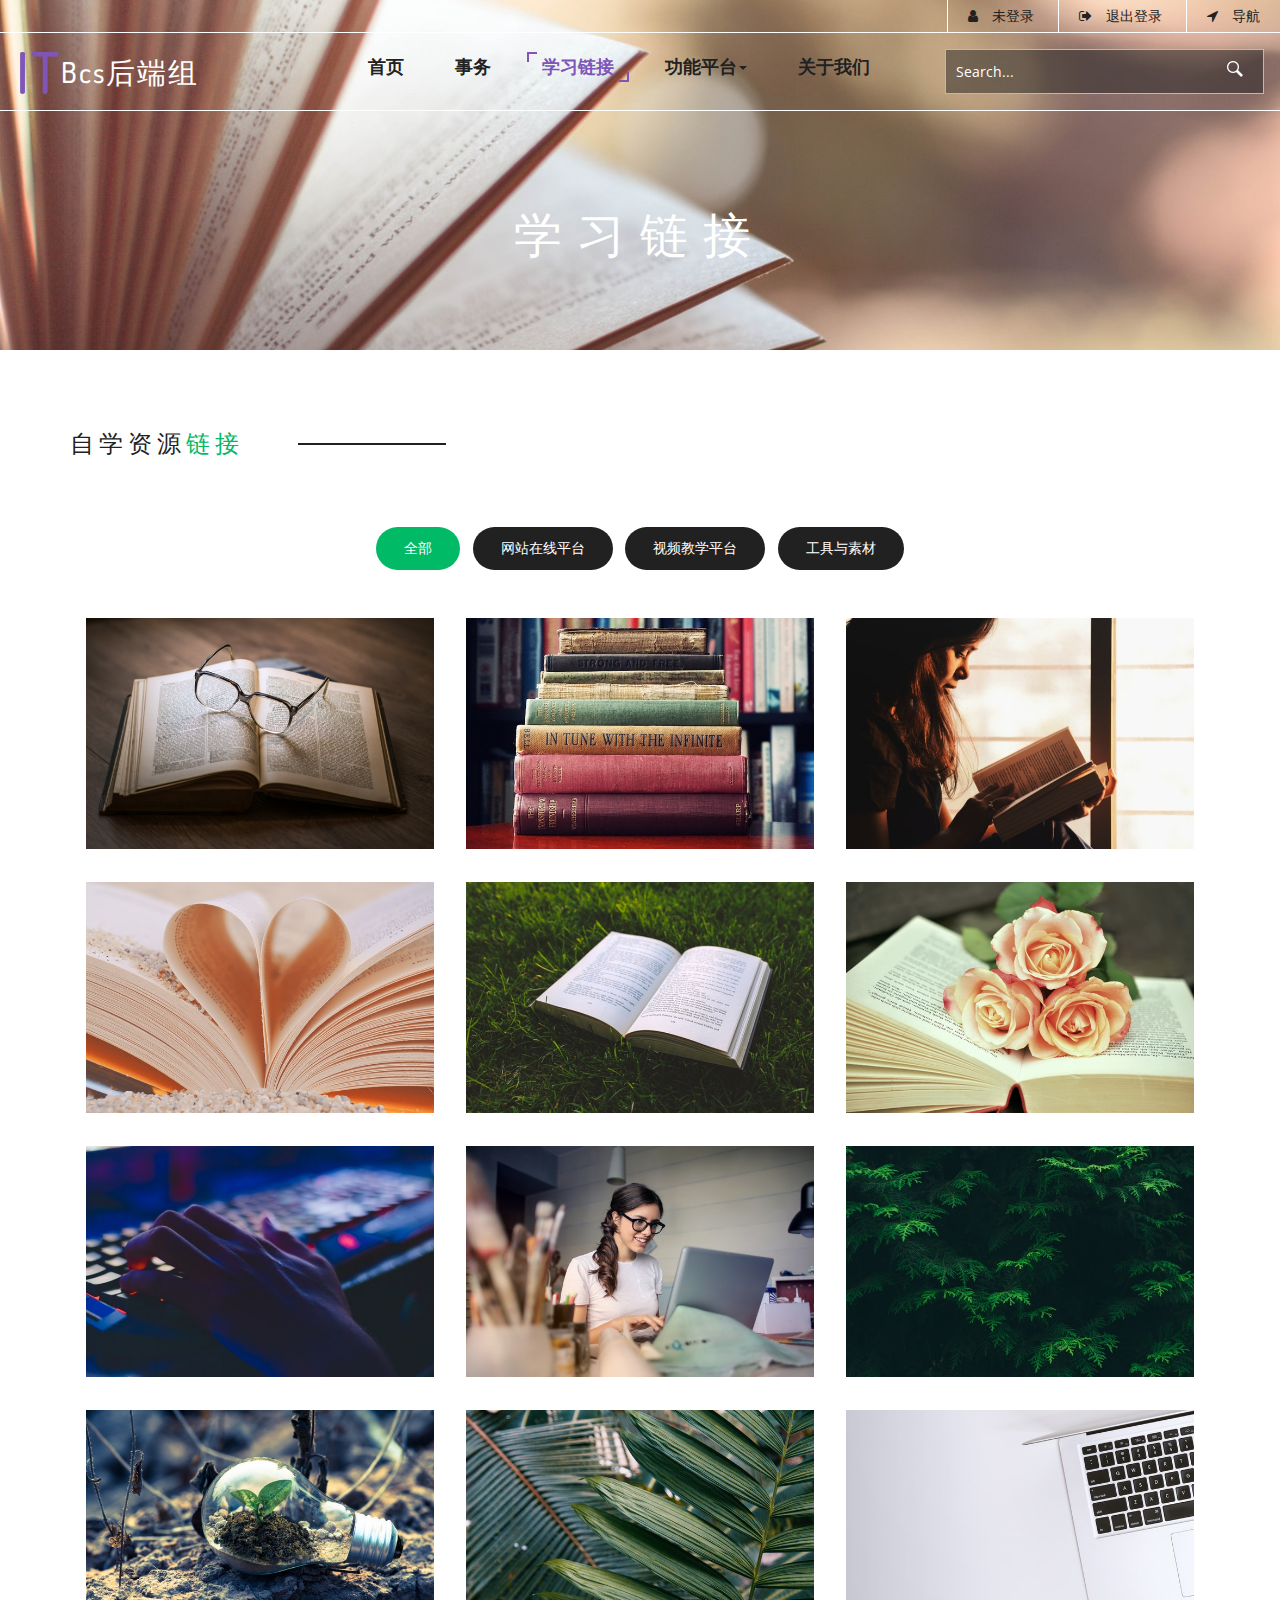
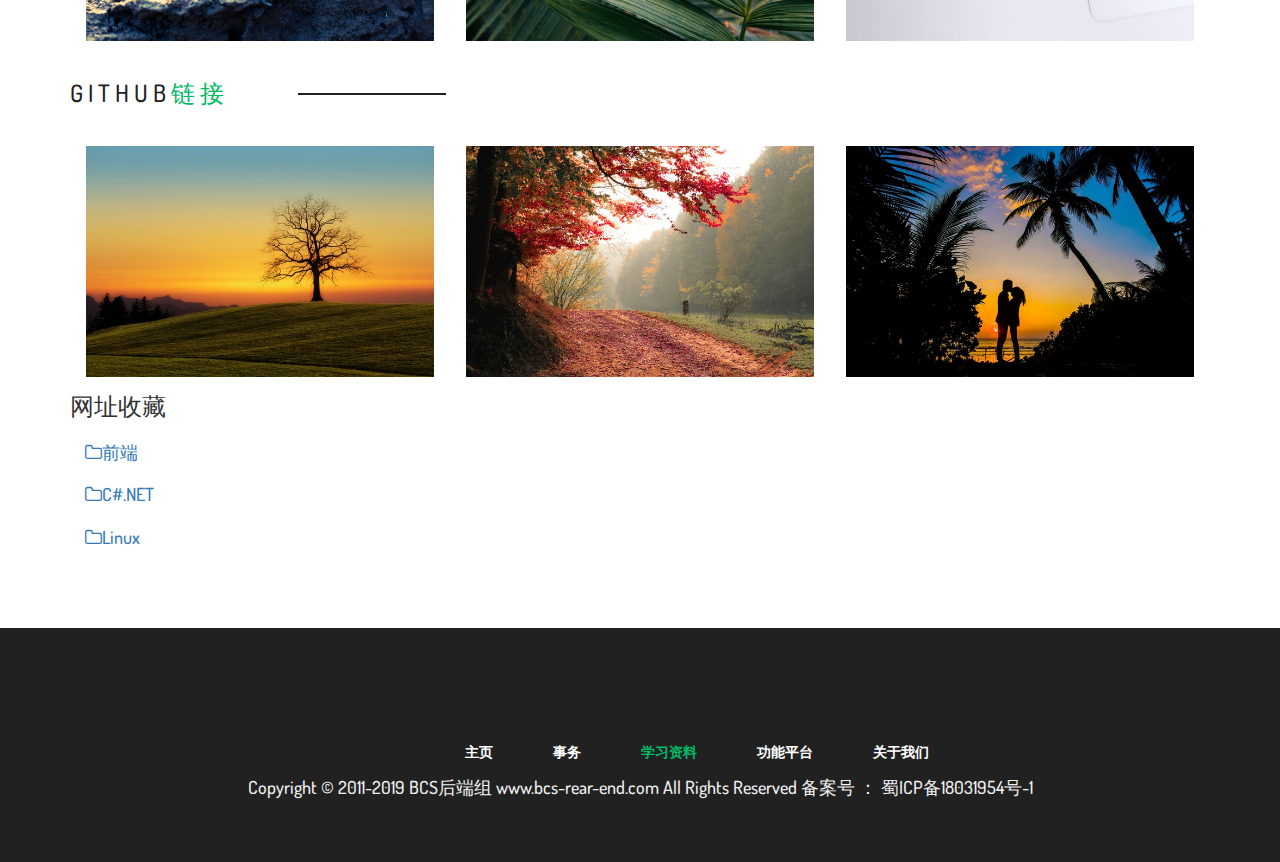
<file: BCSDownWeb/study.html>
<!DOCTYPE html>
<html lang="en">
<head>
<title>学习资源</title>
<!-- custom-theme -->
<meta name="viewport" content="width=device-width, initial-scale=1">
<meta http-equiv="Content-Type" content="text/html; charset=utf-8" />
<meta name="keywords" content="" />
<script type="application/x-javascript"> addEventListener("load", function() { setTimeout(hideURLbar, 0); }, false);
		function hideURLbar(){ window.scrollTo(0,1); } </script>
<!-- //custom-theme -->
<link href="css/bootstrap.css" rel="stylesheet" type="text/css" media="all" />
<link href="css/style.css" rel="stylesheet" type="text/css" media="all" />
<!-- js -->
<link rel="icon" href="images/bcs.png">
<script type="text/javascript" src="js/jquery-2.1.4.min.js"></script>
<script type="text/javascript" src="js/echarts.js"></script>
<script type="text/javascript" src="js/deal.js"></script>
<script src="http://s1.bdstatic.com/r/www/cache/global/js/BaiduHttps_20150714_zhanzhang.js"></script>
<!-- //js -->
<link rel="stylesheet" href="css/colorbox.css" />
<!-- font-awesome-icons -->
<link href="css/font-awesome.css" rel="stylesheet"> 
<!-- //font-awesome-icons -->
<link href="http://fonts.googleapis.com/css?family=Dosis:200,300,400,500,600,700,800&amp;subset=latin-ext" rel="stylesheet">
<link href='http://fonts.googleapis.com/css?family=Open+Sans:400,300,300italic,400italic,600,600italic,700,700italic,800,800italic' rel='stylesheet' type='text/css'>
</head>
	
<body>
<!-- banner -->
<div class="banner3">
	<div class="w3_agile_banner_top">
		<div class="agile_phone_mail">
			<ul>
					<li><i class="fa fa-user" aria-hidden="true"></i><a href="login.html">未登录</a></li>
					<li><i class="fa fa-sign-out" aria-hidden="true"></i><a href="#">退出登录</a></li>
					<li><i class="fa fa-location-arrow" aria-hidden="true"></i><a href="infor.html">导航</a></li>		
			</ul>
		</div>
	</div>
	<div class="agileits_w3layouts_banner_nav">
		<nav class="navbar navbar-default">
			<div class="navbar-header navbar-left">
				<button type="button" class="navbar-toggle collapsed" data-toggle="collapse" data-target="#bs-example-navbar-collapse-1">
					<span class="sr-only">Toggle navigation</span>
					<span class="icon-bar"></span>
					<span class="icon-bar"></span>
					<span class="icon-bar"></span>
				</button>
				<h1><a class="navbar-brand" href="index.html"><i>IT</i>Bcs后端组<span></span></a></h1>
			</div>
			<!-- Collect the nav links, forms, and other content for toggling -->
			<div class="collapse navbar-collapse navbar-right" id="bs-example-navbar-collapse-1">
				<nav class="menu--iris">
					<ul class="nav navbar-nav menu__list">
						<li class="menu__item"><a href="index.html" class="menu__link">首页</a></li>
						<li class="menu__item"><a href="services.html" class="menu__link">事务</a></li>
						<li class="menu__item menu__item--current"><a href="study.html" class="menu__link">学习链接</a></li>
						<li class="dropdown menu__item">
								<a href="data.html" class="dropdown-toggle menu__link" data-toggle="dropdown">功能平台<b class="caret"></b></a>
								<ul class="dropdown-menu agile_short_dropdown">
										<li><a href="data.html">数据统计</a></li>
										<li><a href="file.html">资源分享</a></li>
										<li><a href="talk.html">讨论区</a></li>
										<li><a href="work.html">任务提交</a></li>
								</ul>
						</li>
						<li class="menu__item  "><a href="mail.html" class="menu__link">关于我们</a></li>
					</ul>
					<div class="w3_agileits_search">
							<form action="http://www.baidu.com/baidu" onsubmit="return baiduWithHttps(this)" target="_blank">
								<input type="text" name="word" placeholder="Search..." required="" onfocus="checkHttps">
								<input type="submit" value="">
							</form>
					</div>
				</nav>
			</div>
		</nav>
	</div>
	<div class="w3_agileits_service_banner_info">
		<h2>学习链接</h2>
	</div>
</div>
<!-- //banner -->
<!-- portfolio -->
<div class="services">
	<div class="container">
		<h3 class="w3l_header w3_agileits_header1">自学资源<span>链接</span></h3><br>
			<div class="wthree_services_grids">	
				<!-------------1------------->
				<ul class="simplefilter">
					<li class="active" data-filter="all">全部</li>
					<li data-filter="1">网站在线平台</li>
					<li data-filter="2">视频教学平台</li>
					<li data-filter="3">工具与素材</li>
				</ul>
				<div class="filtr-container">
					<div class="col-md-4 col-sm-4 filtr-item" data-category="1" data-sort="1">
						<div class="agileits_portfolio_grid">
							<a  href="http://www.runoob.com/" target="_blank">
								<img class="img-responsive" src="images/study1.jpg" alt=""/> 
								<div class="w3_textbox">
									<h4>菜鸟教程网站</h4>
								</div>
							</a> 
						</div>
					</div>
					<div class="col-md-4 col-sm-4 filtr-item" data-category="1" data-sort="1">
						<div class="agileits_portfolio_grid">
							<a href="http://www.w3school.com.cn/index.html"  target="_blank">
								<img src="images/study2.jpg" alt="" class="img-responsive" />
								<div class="w3_textbox">
									<h4>W3school网站</h4>
								</div>
							</a>	
						</div>
					</div>
					<div class="col-md-4 col-sm-4 filtr-item" data-category="1" data-sort="1">
						<div class="agileits_portfolio_grid">
							<a href="http://www.java1234.com/" target="_blank">
								<img src="images/study3.jpg" alt="" class="img-responsive" />
								<div class="w3_textbox">
									<h4>Java1234网站</h4>
									<p>主要学习java</p>
								</div>
							</a>	
						</div>
					</div>
					<div class="col-md-4 col-sm-4 filtr-item" data-category="2"   data-sort="1">
						<div class="agileits_portfolio_grid">
							<a href="https://ke.qq.com/" target="_blank">
								<img src="images/study4.jpg" alt="" class="img-responsive" />
								<div class="w3_textbox">
									<h4>腾讯课堂</h4>
									<p>学习技术的视频教学平台</p>
								</div>
							</a>	
						</div>
					</div>
					<div class="col-md-4 col-sm-4 filtr-item" data-category="2" data-sort="1">
						<div class="agileits_portfolio_grid">
							<a  href="http://edu.51cto.com/" target="_blank">
								<img src="images/study5.jpg" alt="" class="img-responsive" />
								<div class="w3_textbox">
									<h4>51cto视频教学平台</h4>
									<p>学习技术的视频教学平台</p>
								</div>
							</a>	
						</div>
					</div>
					<div class="col-md-4 col-sm-4 filtr-item" data-category="2" data-sort="1">
						<div class="agileits_portfolio_grid">
							<a  href="https://www.icourse163.org/" target="_blank">
								<img src="images/study6.jpg" alt="" class="img-responsive" />
								<div class="w3_textbox">
									<h4>慕课平台</h4>
									<p>只适用大学学习平台</p>
								</div>
							</a>	
						</div>
					</div>
					<div class="col-md-4 col-sm-4 filtr-item"  data-category="1"  data-sort="2">
							<div class="agileits_portfolio_grid">
								<a href="https://docs.unity3d.com/Manual/index.html?_ga=2.253939008.958938897.1542272441-1611860985.1541850282" target="_blank">
									<img src="images/study7.jpg" alt="" class="img-responsive" />
									<div class="w3_textbox">
										<h4>Unity</h4>
										<p>Unity游戏开发引擎</p>
									</div>
								</a>	
							</div>
						</div>
						<div class="col-md-4 col-sm-4 filtr-item" data-category="1" data-sort="2">
							<div class="agileits_portfolio_grid">
								<a  href="https://ldc.layabox.com/doc/?nav=zh-js-0-3-0" target="_blank">
									<img src="images/study8.jpg" alt="" class="img-responsive" />
									<div class="w3_textbox">
										<h4>LayaAir</h4>
										<p>H5游戏开发引擎</p>
									</div>
								</a>	
							</div>
						</div>
						<div class="col-md-4 col-sm-4 filtr-item" data-category="3" data-sort="2">
							<div class="agileits_portfolio_grid">
								<a  href="http://www.aigei.com/" target="_blank">
									<img src="images/study9.jpg" alt="" class="img-responsive" />
									<div class="w3_textbox">
										<h4>爱给素材网</h4>
										<p>游戏素材免费网站</p>
									</div>
								</a>	
							</div>
						</div>
						<div class="col-md-4 col-sm-4 filtr-item" data-category="3" data-sort="2">
								<div class="agileits_portfolio_grid">
									<a  href="https://www.pexels.com/" target="_blank">
										<img src="images/study10.jpg" alt="" class="img-responsive" />
										<div class="w3_textbox">
											<h4>外国素材网</h4>
											<p>高清免费自定义图片</p>
										</div>
									</a>	
								</div>
						</div>
						<div class="col-md-4 col-sm-4 filtr-item" data-category="3" data-sort="2">
								<div class="agileits_portfolio_grid">
									<a  href="http://sc.chinaz.com/jiaoben/index_7.html" target="_blank">
										<img src="images/study11.jpg" alt="" class="img-responsive" />
										<div class="w3_textbox">
											<h4>网页素材</h4>
											<p>各种网页源代码资源</p>
										</div>
									</a>	
								</div>
						</div>
						<div class="col-md-4 col-sm-4 filtr-item" data-category="1" data-sort="2">
								<div class="agileits_portfolio_grid">
									<a  href="https://www.nowcoder.com/" target="_blank">
										<img src="images/study12.jpg" alt="" class="img-responsive" />
										<div class="w3_textbox">
											<h4>牛客网</h4>
											<p>求职考研面试学习专用</p>
										</div>
									</a>	
								</div>
						</div>
				</div>
				<!-------------1end------------->
				
				<!-----------3----------->
				<br><h3 class="w3l_header w3_agileits_header1">Github<span>链接</span></h3><br>
				<div class="col-md-4 col-sm-4 filtr-item">
						<div class="agileits_portfolio_grid">
							<a href="https://github.com/liguobao">
								<img src="images/note1.jpg" alt="" class="img-responsive" />
								<div class="w3_textbox">
									<h4>LiGuoBao</h4>
									<p>企业级项目开发</p>
								</div>
							</a>	
						</div>
				</div>
				<div class="col-md-4 col-sm-4 filtr-item">
						<div class="agileits_portfolio_grid">
							<a  href="https://github.com/kickgod">
								<img src="images/note2.jpg" alt="" class="img-responsive" />
								<div class="w3_textbox">
									<h4>kickgod</h4>
									<p>高校研究学习笔记</p>
								</div>
							</a>	
						</div>
				</div>
				<div class="col-md-4 col-sm-4 filtr-item" >
						<div class="agileits_portfolio_grid">
							<a href="https://github.com/Lumnca">
								<img src="images/note3.jpg" alt="" class="img-responsive" />
								<div class="w3_textbox">
									<h4>Lumnca</h4>
									<p>个人学习笔记</p>
								</div>
							</a>	
						</div>
				</div>
				<!-----------3end----------->

				<br><h3>网址<span style="columns: #1b9954;">收藏</span></h3><br>
				<div class="container">
						<div class="card-header">
							<a href="#collapseThree" class="card-link" data-toggle="collapse" >
								<h4><span class=" fa  fa-folder-o"></span>前端</h4>
							</a>
							
						</div>
						<div id="collapseThree" class="collapse">
							<div class="card-body" style="text-align:center;">
									<div class="list-group">
										<a href="http://caibaojian.com/30-seconds-of-css/#box-sizing-reset" class="list-group-item list-group-item-success">
											<span class="fa fa-chain (alias)"></span>30秒 Css 中文版
										</a>
										<a href="http://tool.oschina.net/commons?type=2" class="list-group-item list-group-item-success">
											<span class="fa fa-chain (alias)"></span>Html转义表
										</a>
										<a href="http://phpstudy.php.cn/css3/" class="list-group-item list-group-item-success">
											<span class="fa fa-chain (alias)"></span>Css参考手册
										</a>
										<a href="https://cn.vuejs.org/v2/guide/instance.html" class="list-group-item list-group-item-success">
											<span class="fa fa-chain (alias)"></span>Vue实例
										</a>
										<a href="http://echarts.baidu.com/" class="list-group-item list-group-item-success">
											<span class="fa fa-chain (alias)"></span>ECharts
										</a>
										<a href="https://www.sass.hk/docs/" class="list-group-item list-group-item-success">
											<span class="fa fa-chain (alias)"></span>Sass
										</a>
										<a href="http://es6.ruanyifeng.com/" class="list-group-item list-group-item-success">
											<span class="fa fa-chain (alias)"></span>ECMAScript6
										</a>
									</div>								
							</div>
						</div>
						<!---------------------->
						<br>
						<div class="card-header">
								<a href="#collapse" class="card-link" data-toggle="collapse" >
									<h4><span class=" fa  fa-folder-o"></span>C#.NET</h4>
								</a>
								
						</div>
						<div id="collapse" class="collapse">
								<div class="card-body" style="text-align:center;">
										<div class="list-group">
											<a href="http://www.jinxuliang.com/course2/CoursePortal/Details/543b979c137e481e6cbdb267" class="list-group-item list-group-item-info">
												<span class="fa fa-chain (alias)"></span>C#金老师自学网站
											</a>
											<a href="https://www.bilibili.com/video/av5484437/?spm_id_from=333.788.videocard.16" class="list-group-item list-group-item-info">
												<span class="fa fa-chain (alias)"></span>B站C#初级教程
											</a>
											<a href="https://www.bilibili.com/video/av25177810?from=search&seid=9142339030764875482" class="list-group-item list-group-item-info">
												<span class="fa fa-chain (alias)"></span>B站C#中级教程
											</a>
											<a href="https://www.bilibili.com/video/av25178653?from=search&seid=10343125122979058460" class="list-group-item list-group-item-info">
												<span class="fa fa-chain (alias)"></span>B站C#高级教程
											</a>
											<a href="https://www.bilibili.com/video/av36820642?from=search&seid=13955252104189483036" class="list-group-item list-group-item-info">
												<span class="fa fa-chain (alias)"></span>ASP .NET Core 2.1基础教程
											</a>
											<a href="https://www.bilibili.com/video/av38392956" class="list-group-item list-group-item-info">
												<span class="fa fa-chain (alias)"></span>ASP .NET Core MVC 2.x中级教程
											</a>
										</div>								
								</div>
						</div>
						<br>
						<div class="card-header">
								<a href="#collapse1" class="card-link" data-toggle="collapse" >
									<h4><span class=" fa  fa-folder-o"></span>Linux</h4>
								</a>
								
						</div>
						<div id="collapse1" class="collapse">
							<div class="card-body" style="text-align:center;">
									<div class="list-group">
										
										<a href="http://edu.51cto.com/course/10867.html?tdsourcetag=s_pctim_aiomsg" class="list-group-item list-group-item-dark">
											<span class="fa fa-chain (alias)"></span>Centos7入门到精通
										</a>
										<a href="http://edu.51cto.com/course/13354.html?ADUIN=724119519&ADSESSION=1534209464&ADTAG=CLIENT.QQ.5579_.0&ADPUBNO=26833" class="list-group-item list-group-item-dark">
											<span class="fa fa-chain (alias)"></span>Linux防火墙
										</a>

									</div>								
							</div>
						</div>
					</div>
	
			</div>	
	</div>
</div>

<!--学习笔记-->

<!-- //portfolio -->
<!-- pop-up-plugin -->
	<script src="js/jquery.colorbox.js"></script>
	<script>
		$(document).ready(function(){
			//Examples of how to assign the Colorbox event to elements
			$(".group1").colorbox({rel:'group1'});
			$(".callbacks").colorbox({
				onOpen:function(){ alert('onOpen: colorbox is about to open'); },
				onLoad:function(){ alert('onLoad: colorbox has started to load the targeted content'); },
				onComplete:function(){ alert('onComplete: colorbox has displayed the loaded content'); },
				onCleanup:function(){ alert('onCleanup: colorbox has begun the close process'); },
				onClosed:function(){ alert('onClosed: colorbox has completely closed'); }
			});
			
			//Example of preserving a JavaScript event for inline calls.
			$("#click").click(function(){ 
				$('#click').css({"background-color":"#f00", "color":"#fff", "cursor":"inherit"}).text("Open this window again and this message will still be here.");
				return false;
			});
		});
	</script>
<!-- //pop-up-plugin -->
<!-- filter-plugin -->
	<script src="js/jquery.filterizr.js"></script>  
	<script src="js/controls.js"></script>
	<!-- Kick off Filterizr -->
	<script type="text/javascript">
		$(function() {
			//Initialize filterizr with default options
			$('.filtr-container').filterizr();
		});
	</script>	
<!-- //filter-plugin -->
<!-- footer -->
<div class="footer">
		<div class="container">
				<div class="col-md-4 w3layouts_footer_grid">
				</div>
				<div class="col-md-8 w3layouts_footer_grid">
						<ul class="w3l_footer_nav">
								<li><a href="index.html">主页</a></li>
								<li><a href="services.html">事务</a></li>
								<li><a href="study.html"  class="active">学习资料</a></li>
								<li><a href="login.html">功能平台</a></li>
								<li><a href="mail.html">关于我们</a></li>
						</ul>
				</div>
				<div class="clearfix button-text">
					<h4>Copyright &copy; 2011-2019 BCS后端组     www.bcs-rear-end.com    All Rights Reserved          备案号 ： 蜀ICP备18031954号-1</h4>
				</div>
		</div>
</div>
<!-- //footer -->
<!-- start-smoth-scrolling -->
<script type="text/javascript" src="js/move-top.js"></script>
<script type="text/javascript" src="js/easing.js"></script>
<script type="text/javascript">
	jQuery(document).ready(function($) {
		$(".scroll").click(function(event){		
			event.preventDefault();
			$('html,body').animate({scrollTop:$(this.hash).offset().top},1000);
		});
	});
</script>
<!-- start-smoth-scrolling -->
<!-- for bootstrap working -->
	<script src="js/bootstrap.js"></script>
<!-- //for bootstrap working -->
<!-- here stars scrolling icon -->
	<script type="text/javascript">
			function checkHttps() {
				BaiduHttps.useHttps();
			};
			function baiduWithHttps(formname) {
					var data = BaiduHttps.useHttps();
					if (data.s === 0) {
							return true;
					} else {
							formname.action = 'https://www.baidu.com/baidu' + '?ssl_s=1&ssl_c' + data.ssl_code;
							return true;
					}
			};
		$(document).ready(function() {
			/*
				var defaults = {
				containerID: 'toTop', // fading element id
				containerHoverID: 'toTopHover', // fading element hover id
				scrollSpeed: 1200,
				easingType: 'linear' 
				};
			*/

								
			$().UItoTop({ easingType: 'easeOutQuart' });
								
			});
	</script>
<!-- //here ends scrolling icon -->
</body>
</html>
</file>
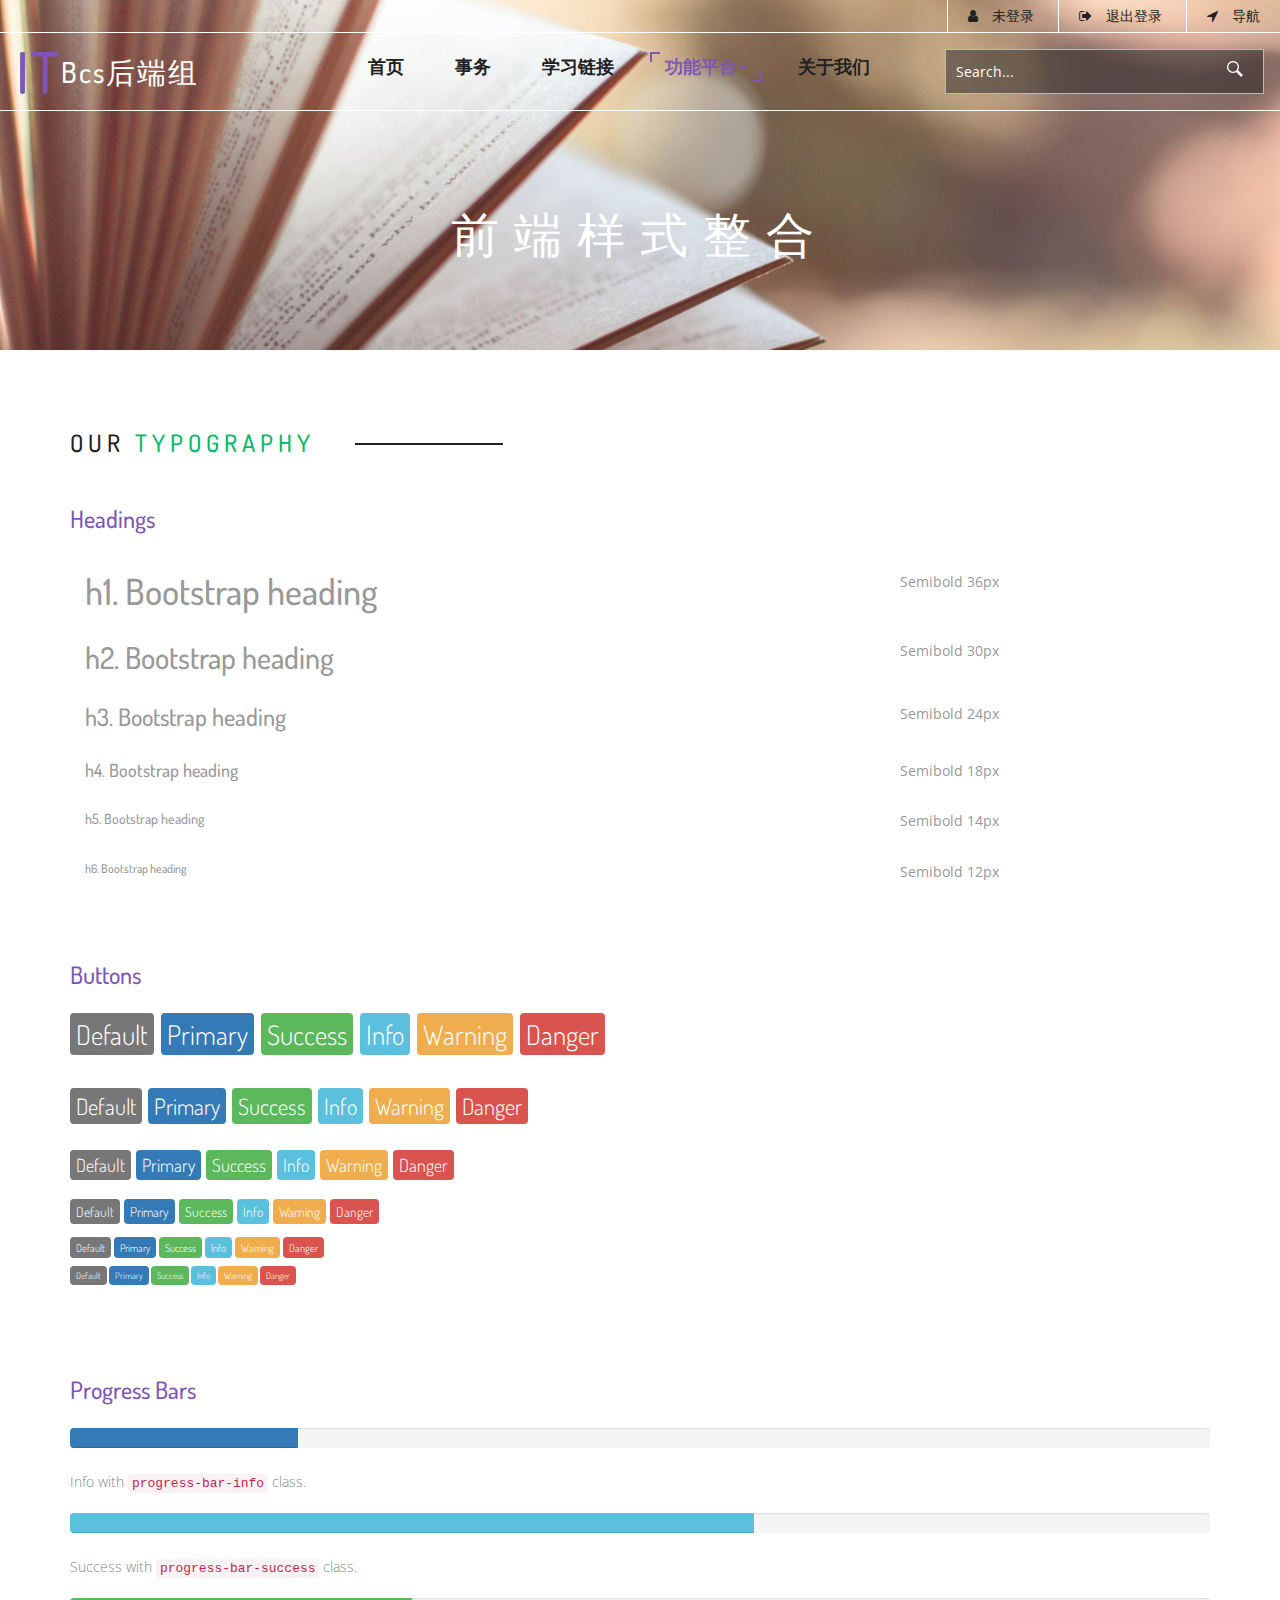
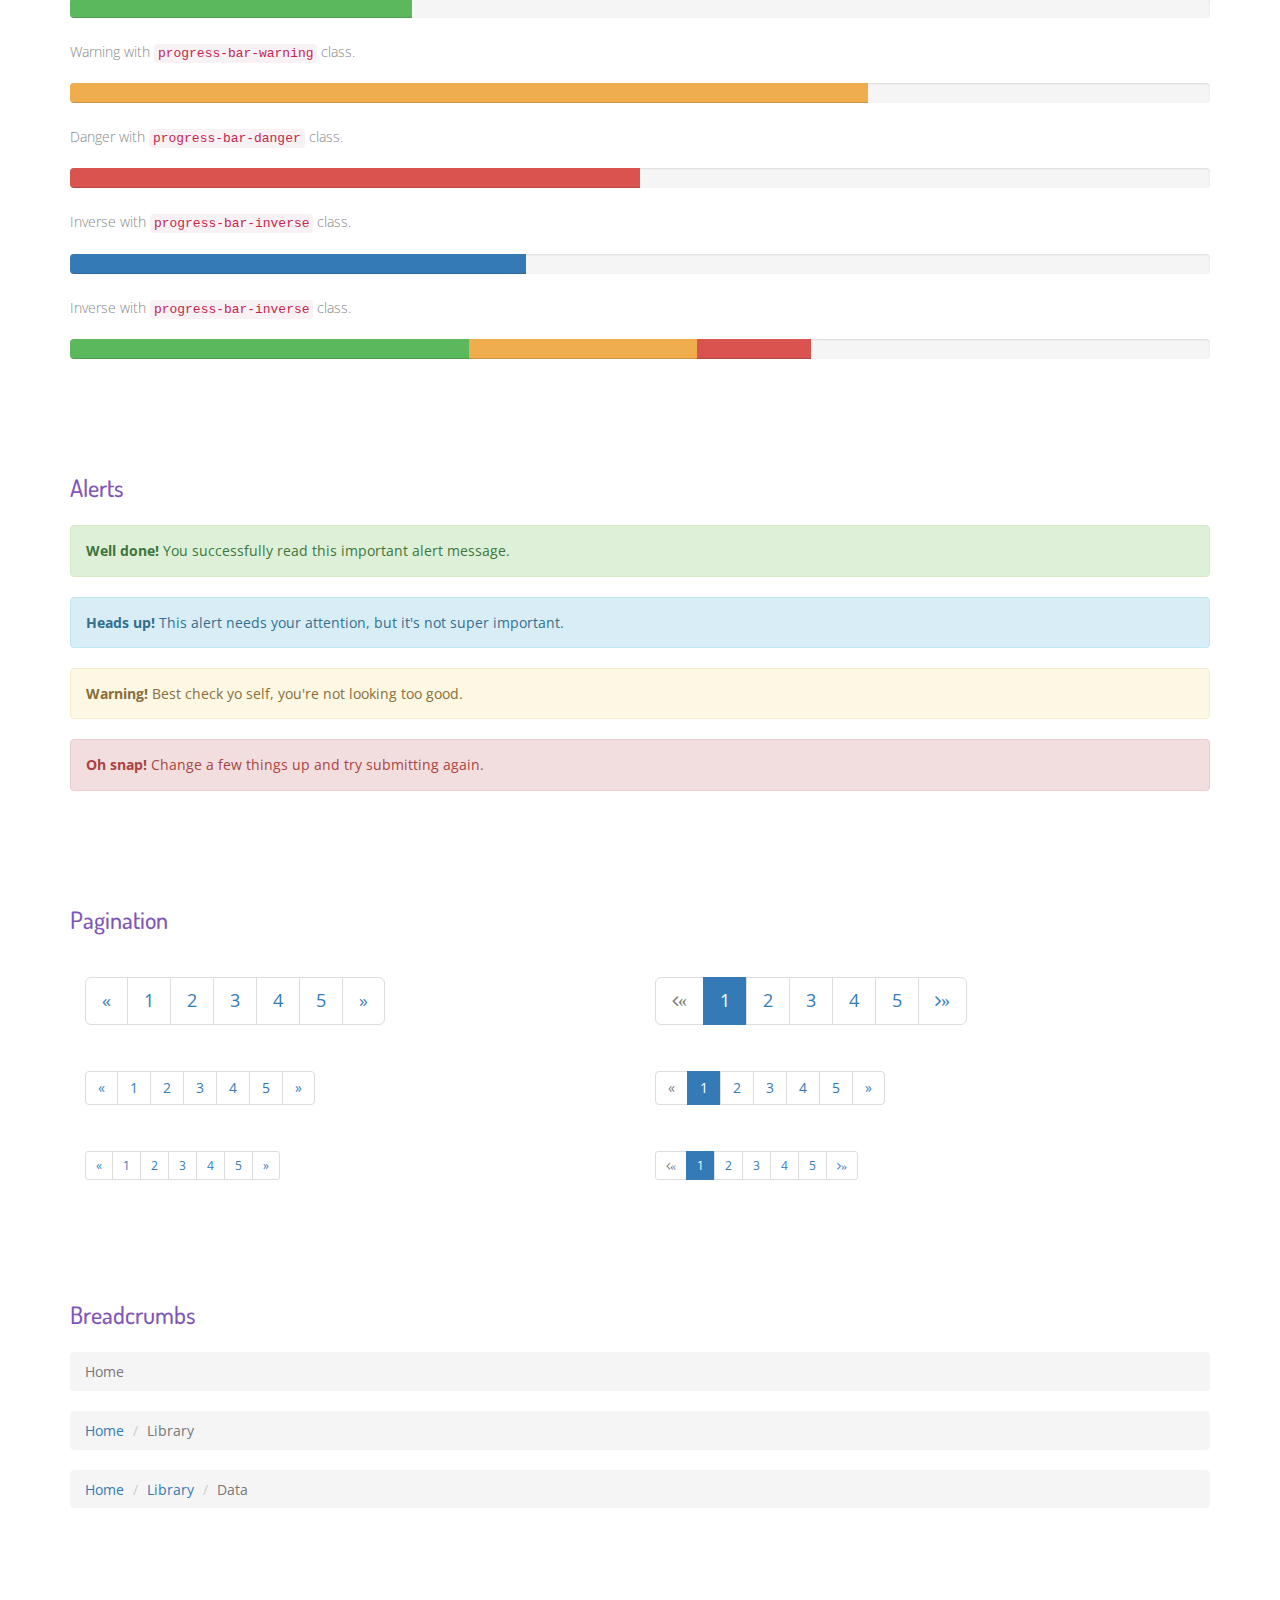
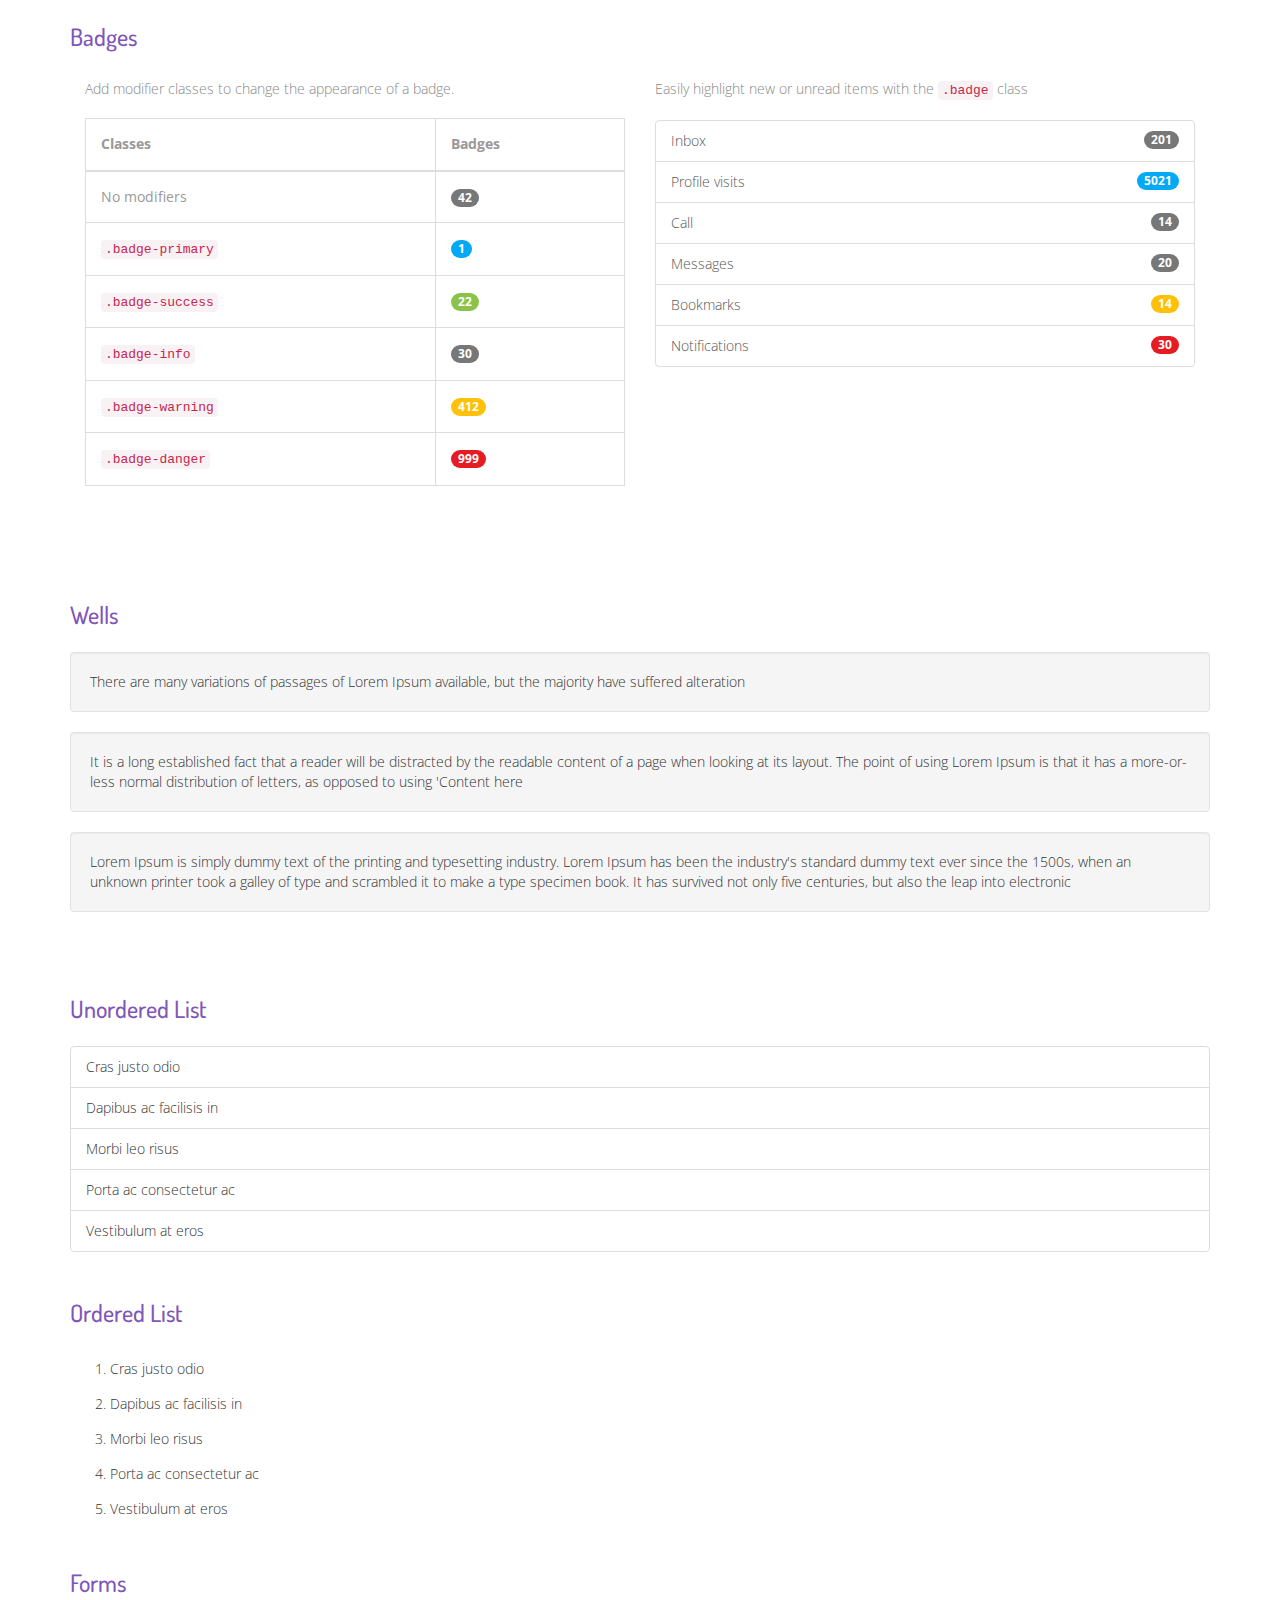
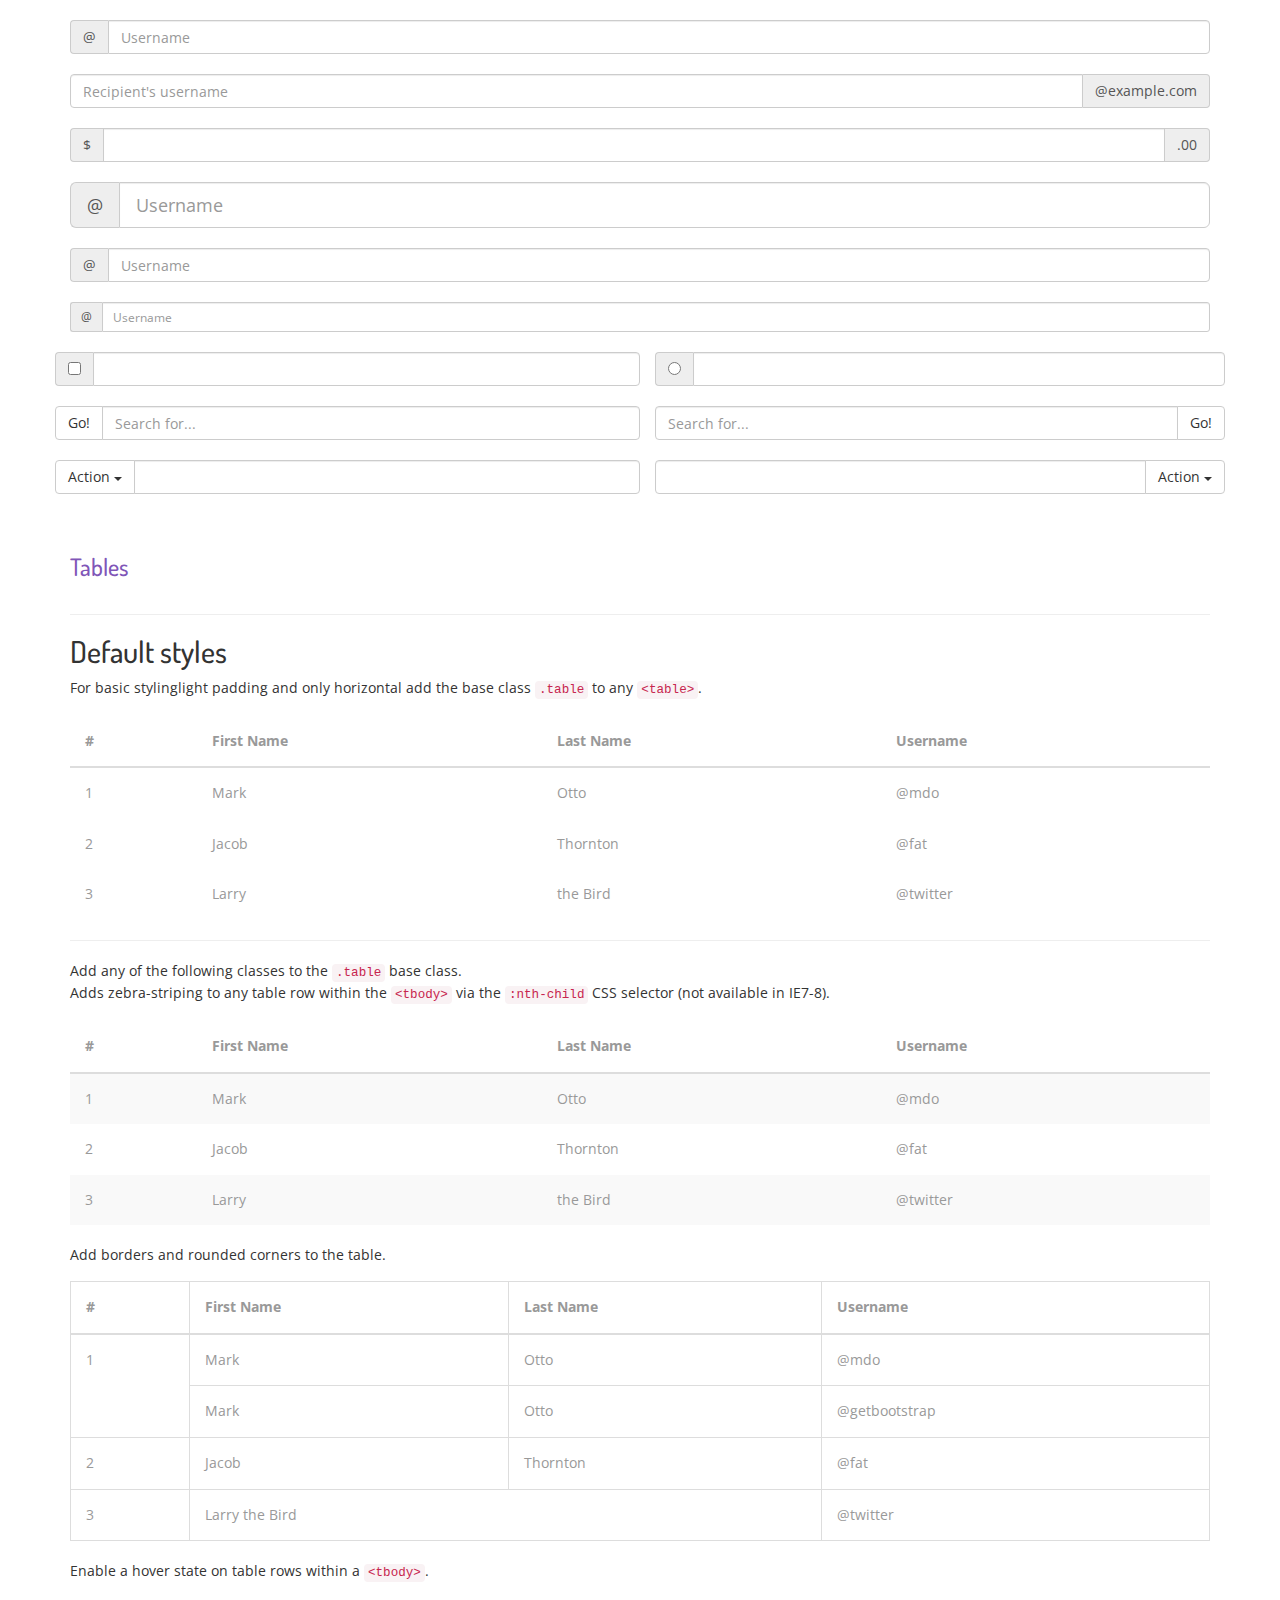
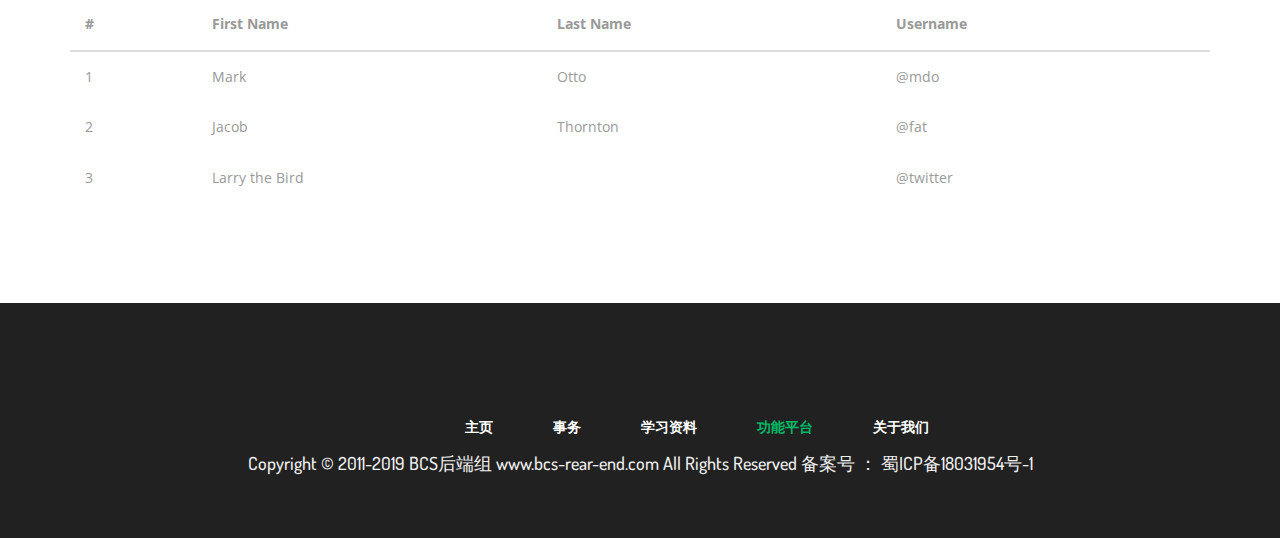
<file: BCSDownWeb/typography.html>
<!DOCTYPE html>
<html lang="en">
<head>
<title>前端样式整合</title>
<!-- custom-theme -->
<meta name="viewport" content="width=device-width, initial-scale=1">
<meta http-equiv="Content-Type" content="text/html; charset=utf-8" />
<meta name="keywords" content="" />
<script type="application/x-javascript"> addEventListener("load", function() { setTimeout(hideURLbar, 0); }, false);
		function hideURLbar(){ window.scrollTo(0,1); } </script>
<!-- //custom-theme -->
<link href="css/bootstrap.css" rel="stylesheet" type="text/css" media="all" />
<link rel="icon" href="images/bcs.png">
<link href="css/style.css" rel="stylesheet" type="text/css" media="all" />
<!-- js -->
<script type="text/javascript" src="js/jquery-2.1.4.min.js"></script>
<!-- //js -->
<!-- font-awesome-icons -->
<link href="css/font-awesome.css" rel="stylesheet"> 
<!-- //font-awesome-icons -->
<link href="http://fonts.googleapis.com/css?family=Dosis:200,300,400,500,600,700,800&amp;subset=latin-ext" rel="stylesheet">
<link href='http://fonts.googleapis.com/css?family=Open+Sans:400,300,300italic,400italic,600,600italic,700,700italic,800,800italic' rel='stylesheet' type='text/css'>
</head>
	
<body>
<!-- banner -->
<div class="banner3">
		<div class="w3_agile_banner_top">
			<div class="agile_phone_mail">
				<ul>
						<li><i class="fa fa-user" aria-hidden="true"></i><a href="login.html">未登录</a></li>
						<li><i class="fa fa-sign-out" aria-hidden="true"></i><a href="#">退出登录</a></li>
						<li><i class="fa fa-location-arrow" aria-hidden="true"></i><a href="infor.html">导航</a></li>		
				</ul>
			</div>
		</div>
		<div class="agileits_w3layouts_banner_nav">
			<nav class="navbar navbar-default">
				<div class="navbar-header navbar-left">
					<button type="button" class="navbar-toggle collapsed" data-toggle="collapse" data-target="#bs-example-navbar-collapse-1">
						<span class="sr-only">Toggle navigation</span>
						<span class="icon-bar"></span>
						<span class="icon-bar"></span>
						<span class="icon-bar"></span>
					</button>
					<h1><a class="navbar-brand" href="index.html"><i>IT</i>Bcs后端组<span></span></a></h1>
				</div>
				<!-- Collect the nav links, forms, and other content for toggling -->
				<div class="collapse navbar-collapse navbar-right" id="bs-example-navbar-collapse-1">
					<nav class="menu--iris">
						<ul class="nav navbar-nav menu__list">
							<li class="menu__item"><a href="index.html" class="menu__link">首页</a></li>
							<li class="menu__item"><a href="services.html" class="menu__link">事务</a></li>
							<li class="menu__item "><a href="study.html" class="menu__link">学习链接</a></li>
							<li class="dropdown menu__item  menu__item--current">
								<a href="#" class="dropdown-toggle menu__link" data-toggle="dropdown">功能平台<b class="caret"></b></a>
								<ul class="dropdown-menu agile_short_dropdown">
										<li><a href="data.html">数据统计</a></li>
										<li><a href="file.html">资源分享</a></li>
										<li><a href="talk.html">讨论区</a></li>
										<li><a href="work.html">任务提交</a></li>
								</ul>
							</li>
							<li class="menu__item  "><a href="mail.html" class="menu__link">关于我们</a></li>
						</ul>
						<div class="w3_agileits_search">
								<form action="http://www.baidu.com/baidu" onsubmit="return baiduWithHttps(this)" target="_blank">
									<input type="text" name="word" placeholder="Search..." required="" onfocus="checkHttps">
									<input type="submit" value="">
							</form>
						</div>
					</nav>
				</div>
			</nav>
		</div>
		<div class="w3_agileits_service_banner_info">
			<h2>前端样式整合</h2>
		</div>
	</div>
<!-- //banner -->
<!-- typo -->
	<div class="services">
		<div class="container">
			<h3 class="w3l_header w3_agileits_header">Our <span>Typography</span></h3>
			<div class="grid_3 grid_4 w3layouts">
				<h3 class="hdg">Headings</h3>
				<div class="bs-example">
					<table class="table">
						<tbody>
							<tr>
								<td><h1 id="h1.-bootstrap-heading">h1. Bootstrap heading<a class="anchorjs-link" href="#h1.-bootstrap-heading"><span class="anchorjs-icon"></span></a></h1></td>
								<td class="type-info">Semibold 36px</td>
							</tr>
							<tr>
								<td><h2 id="h2.-bootstrap-heading">h2. Bootstrap heading<a class="anchorjs-link" href="#h2.-bootstrap-heading"><span class="anchorjs-icon"></span></a></h2></td>
								<td class="type-info">Semibold 30px</td>
							</tr>
							<tr>
								<td><h3 id="h3.-bootstrap-heading">h3. Bootstrap heading<a class="anchorjs-link" href="#h3.-bootstrap-heading"><span class="anchorjs-icon"></span></a></h3></td>
								<td class="type-info">Semibold 24px</td>
							</tr>
							<tr>
								<td><h4 id="h4.-bootstrap-heading">h4. Bootstrap heading<a class="anchorjs-link" href="#h4.-bootstrap-heading"><span class="anchorjs-icon"></span></a></h4></td>
								<td class="type-info">Semibold 18px</td>
							</tr>
							<tr>
								<td><h5 id="h5.-bootstrap-heading">h5. Bootstrap heading<a class="anchorjs-link" href="#h5.-bootstrap-heading"><span class="anchorjs-icon"></span></a></h5></td>
								<td class="type-info">Semibold 14px</td>
							</tr>
							<tr>
								<td><h6>h6. Bootstrap heading</h6></td>
								<td class="type-info">Semibold 12px</td>
							</tr>
						</tbody>
					</table>
				</div>
			</div>
			<div class="grid_3 grid_5 w3">
				<h3>Buttons</h3>
				<h1>
					<a href="#"><span class="label label-default">Default</span></a>
					<a href="#"><span class="label label-primary">Primary</span></a>
					<a href="#"><span class="label label-success">Success</span></a>
					<a href="#"><span class="label label-info">Info</span></a>
					<a href="#"><span class="label label-warning">Warning</span></a>
					<a href="#"><span class="label label-danger">Danger</span></a>
				</h1>
				<h2>
					<a href="#"><span class="label label-default">Default</span></a>
					<a href="#"><span class="label label-primary">Primary</span></a>
					<a href="#"><span class="label label-success">Success</span></a>
					<a href="#"><span class="label label-info">Info</span></a>
					<a href="#"><span class="label label-warning">Warning</span></a>
					<a href="#"><span class="label label-danger">Danger</span></a>
				</h2>
				<h3>
					<a href="#"><span class="label label-default">Default</span></a>
					<a href="#"><span class="label label-primary">Primary</span></a>
					<a href="#"><span class="label label-success">Success</span></a>
					<a href="#"><span class="label label-info">Info</span></a>
					<a href="#"><span class="label label-warning">Warning</span></a>
					<a href="#"><span class="label label-danger">Danger</span></a>
				</h3>
				<h4>
					<a href="#"><span class="label label-default">Default</span></a>
					<a href="#"><span class="label label-primary">Primary</span></a>
					<a href="#"><span class="label label-success">Success</span></a>
					<a href="#"><span class="label label-info">Info</span></a>
					<a href="#"><span class="label label-warning">Warning</span></a>
					<a href="#"><span class="label label-danger">Danger</span></a>
				</h4>
				<h5>
					<a href="#"><span class="label label-default">Default</span></a>
					<a href="#"><span class="label label-primary">Primary</span></a>
					<a href="#"><span class="label label-success">Success</span></a>
					<a href="#"><span class="label label-info">Info</span></a>
					<a href="#"><span class="label label-warning">Warning</span></a>
					<a href="#"><span class="label label-danger">Danger</span></a>
				</h5>
				<h6>
					<a href="#"><span class="label label-default">Default</span></a>
					<a href="#"><span class="label label-primary">Primary</span></a>
					<a href="#"><span class="label label-success">Success</span></a>
					<a href="#"><span class="label label-info">Info</span></a>
					<a href="#"><span class="label label-warning">Warning</span></a>
					<a href="#"><span class="label label-danger">Danger</span></a>
				</h6>
			</div>		
			<div class="grid_3 grid_5 w3l">
				<h3>Progress Bars</h3>
				<div class="tab-content">
					<div class="tab-pane active" id="domprogress">
						<div class="progress">    
							<div class="progress-bar progress-bar-primary" style="width: 20%"></div>
						</div>
						<p>Info with <code>progress-bar-info</code> class.</p>
						<div class="progress">    
							<div class="progress-bar progress-bar-info" style="width: 60%"></div>
						</div>
						<p>Success with <code>progress-bar-success</code> class.</p>
						<div class="progress">
							<div class="progress-bar progress-bar-success" style="width: 30%"></div>
						</div>
						<p>Warning with <code>progress-bar-warning</code> class.</p>
						<div class="progress">
							<div class="progress-bar progress-bar-warning" style="width: 70%"></div>
						</div>
						<p>Danger with <code>progress-bar-danger</code> class.</p>
						<div class="progress">
							<div class="progress-bar progress-bar-danger" style="width: 50%"></div>
						</div>
						<p>Inverse with <code>progress-bar-inverse</code> class.</p>
						<div class="progress">
							<div class="progress-bar progress-bar-inverse" style="width: 40%"></div>
						</div>
						<p>Inverse with <code>progress-bar-inverse</code> class.</p>
						<div class="progress">
							<div class="progress-bar progress-bar-success" style="width: 35%"><span class="sr-only">35% Complete (success)</span></div>
							<div class="progress-bar progress-bar-warning" style="width: 20%"><span class="sr-only">20% Complete (warning)</span></div>
							<div class="progress-bar progress-bar-danger" style="width: 10%"><span class="sr-only">10% Complete (danger)</span></div>
						</div>
					</div>
				</div>
			</div>
			<div class="grid_3 grid_5 w3ls">
				<h3>Alerts</h3>
				<div class="alert alert-success" role="alert">
					<strong>Well done!</strong> You successfully read this important alert message.
				</div>
				<div class="alert alert-info" role="alert">
					<strong>Heads up!</strong> This alert needs your attention, but it's not super important.
				</div>
				<div class="alert alert-warning" role="alert">
					<strong>Warning!</strong> Best check yo self, you're not looking too good.
				</div>
				<div class="alert alert-danger" role="alert">
					<strong>Oh snap!</strong> Change a few things up and try submitting again.
				</div>
			</div>
			<div class="grid_3 grid_5 agileits">
				<h3>Pagination</h3>
				<div class="col-md-6">
					<nav>
						<ul class="pagination pagination-lg">
							<li><a href="#" aria-label="Previous"><span aria-hidden="true">«</span></a></li>
							<li><a href="#">1</a></li>
							<li><a href="#">2</a></li>
							<li><a href="#">3</a></li>
							<li><a href="#">4</a></li>
							<li><a href="#">5</a></li>
							<li><a href="#" aria-label="Next"><span aria-hidden="true">»</span></a></li>
						</ul>
					</nav>
					<nav>
						<ul class="pagination">
							<li><a href="#" aria-label="Previous"><span aria-hidden="true">«</span></a></li>
							<li><a href="#">1</a></li>
							<li><a href="#">2</a></li>
							<li><a href="#">3</a></li>
							<li><a href="#">4</a></li>
							<li><a href="#">5</a></li>
							<li><a href="#" aria-label="Next"><span aria-hidden="true">»</span></a></li>
						</ul>
					</nav>
					<nav>
						<ul class="pagination pagination-sm">
							<li><a href="#" aria-label="Previous"><span aria-hidden="true">«</span></a></li>
							<li><a href="#">1</a></li>
							<li><a href="#">2</a></li>
							<li><a href="#">3</a></li>
							<li><a href="#">4</a></li>
							<li><a href="#">5</a></li>
							<li><a href="#" aria-label="Next"><span aria-hidden="true">»</span></a></li>
						</ul>
					</nav>
				</div>
				<div class="col-md-6">
					<ul class="pagination pagination-lg">
						<li class="disabled"><a href="#"><i class="fa fa-angle-left">«</i></a></li>
						<li class="active"><a href="#">1</a></li>
						<li><a href="#">2</a></li>
						<li><a href="#">3</a></li>
						<li><a href="#">4</a></li>
						<li><a href="#">5</a></li>
						<li><a href="#"><i class="fa fa-angle-right">»</i></a></li>
					</ul>
					<nav>
						<ul class="pagination">
							<li class="disabled"><a href="#" aria-label="Previous"><span aria-hidden="true">«</span></a></li>
							<li class="active"><a href="#">1 <span class="sr-only">(current)</span></a></li>
							<li><a href="#">2</a></li>
							<li><a href="#">3</a></li>
							<li><a href="#">4</a></li>
							<li><a href="#">5</a></li>
							<li><a href="#" aria-label="Next"><span aria-hidden="true">»</span></a></li>
						</ul>
					</nav>
					<ul class="pagination pagination-sm">
						<li class="disabled"><a href="#"><i class="fa fa-angle-left">«</i></a></li>
						<li class="active"><a href="#">1</a></li>
						<li><a href="#">2</a></li>
						<li><a href="#">3</a></li>
						<li><a href="#">4</a></li>
						<li><a href="#">5</a></li>
						<li><a href="#"><i class="fa fa-angle-right">»</i></a></li>
					</ul>
				</div>
				<div class="clearfix"> </div>
			</div>
			<div class="grid_3 grid_5 agileinfo">
				<h3>Breadcrumbs</h3>
				<ol class="breadcrumb">
					<li class="active">Home</li>
				</ol>
				<ol class="breadcrumb">
					<li><a href="#">Home</a></li>
					<li class="active">Library</li>
				</ol>
				<ol class="breadcrumb">
					<li><a href="#">Home</a></li>
					<li><a href="#">Library</a></li>
					<li class="active">Data</li>
				</ol>
			</div>
			<div class="grid_3 grid_5 wthree">
				<h3>Badges</h3>
				<div class="col-md-6 agileits-w3layouts">
					<p>Add modifier classes to change the appearance of a badge.</p>
					<table class="table table-bordered">
						<thead>
							<tr>
								<th>Classes</th>
								<th>Badges</th>
							</tr>
						</thead>
						<tbody>
							<tr>
								<td>No modifiers</td>
								<td><span class="badge">42</span></td>
							</tr>
							<tr>
								<td><code>.badge-primary</code></td>
								<td><span class="badge badge-primary">1</span></td>
							</tr>
							<tr>
								<td><code>.badge-success</code></td>
								<td><span class="badge badge-success">22</span></td>
							</tr>
							<tr>
								<td><code>.badge-info</code></td>
								<td><span class="badge badge-info">30</span></td>
							</tr>
							<tr>
								<td><code>.badge-warning</code></td>
								<td><span class="badge badge-warning">412</span></td>
							</tr>
							<tr>
								<td><code>.badge-danger</code></td>
								<td><span class="badge badge-danger">999</span></td>
							</tr>
						</tbody>
					</table>                    
				</div>
				<div class="col-md-6 w3-agileits">
					<p>Easily highlight new or unread items with the <code>.badge</code> class</p>
					<div class="list-group list-group-alternate"> 
						<a href="#" class="list-group-item"><span class="badge">201</span> <i class="ti ti-email"></i> Inbox </a> 
						<a href="#" class="list-group-item"><span class="badge badge-primary">5021</span> <i class="ti ti-eye"></i> Profile visits </a> 
						<a href="#" class="list-group-item"><span class="badge">14</span> <i class="ti ti-headphone-alt"></i> Call </a> 
						<a href="#" class="list-group-item"><span class="badge">20</span> <i class="ti ti-comments"></i> Messages </a> 
						<a href="#" class="list-group-item"><span class="badge badge-warning">14</span> <i class="ti ti-bookmark"></i> Bookmarks </a> 
						<a href="#" class="list-group-item"><span class="badge badge-danger">30</span> <i class="ti ti-bell"></i> Notifications </a> 
					</div>
				</div>
			   <div class="clearfix"> </div>
			</div>	 
			<div class="grid_3 grid_5 agile">
				<h3>Wells</h3>
				<div class="well">
					There are many variations of passages of Lorem Ipsum available, but the majority have suffered alteration
				</div>
				<div class="well">
					It is a long established fact that a reader will be distracted by the readable content of a page when looking at its layout. The point of using Lorem Ipsum is that it has a more-or-less normal distribution of letters, as opposed to using 'Content here
				</div>
				<div class="well">
						Lorem Ipsum is simply dummy text of the printing and typesetting industry. Lorem Ipsum has been the industry's standard dummy text ever since the 1500s, when an unknown printer took a galley of type and scrambled it to make a type specimen book. It has survived not only five centuries, but also the leap into electronic
				</div>
			</div>
			<h3 class="bars">Unordered List</h3>
			<ul class="list-group w3-agile">
			  <li class="list-group-item">Cras justo odio</li>
			  <li class="list-group-item">Dapibus ac facilisis in</li>
			  <li class="list-group-item">Morbi leo risus</li>
			  <li class="list-group-item">Porta ac consectetur ac</li>
			  <li class="list-group-item">Vestibulum at eros</li>
			</ul>
			<h3 class="bars">Ordered List</h3>
			<ol>
				<li class="list-group-item1">Cras justo odio</li>
				<li class="list-group-item1">Dapibus ac facilisis in</li>
				<li class="list-group-item1">Morbi leo risus</li>
				<li class="list-group-item1">Porta ac consectetur ac</li>
				<li class="list-group-item1">Vestibulum at eros</li>
			</ol>
			<h3 class="bars">Forms</h3>
			<div class="input-group w3_w3layouts">
				<span class="input-group-addon" id="basic-addon1">@</span>
				<input type="text" class="form-control" placeholder="Username" aria-describedby="basic-addon1">
			</div>
			<div class="input-group w3_w3layouts">
				<input type="text" class="form-control" placeholder="Recipient's username" aria-describedby="basic-addon2">
				<span class="input-group-addon" id="basic-addon2">@example.com</span>
			</div>
			<div class="input-group w3_w3layouts">
				<span class="input-group-addon">$</span>
					<input type="text" class="form-control" aria-label="Amount (to the nearest dollar)">
				<span class="input-group-addon">.00</span>
			</div>
			<div class="input-group input-group-lg w3_w3layouts">
				<span class="input-group-addon" id="sizing-addon1">@</span>
				<input type="text" class="form-control" placeholder="Username" aria-describedby="sizing-addon1">
			</div>
			<div class="input-group w3_w3layouts">
				<span class="input-group-addon" id="sizing-addon2">@</span>
				<input type="text" class="form-control" placeholder="Username" aria-describedby="sizing-addon2">
			</div>
			<div class="input-group input-group-sm w3_w3layouts">
				<span class="input-group-addon" id="sizing-addon3">@</span>
				<input type="text" class="form-control" placeholder="Username" aria-describedby="sizing-addon3">
			</div>
			<div class="row">
				<div class="col-lg-6 in-gp-tl">
					<div class="input-group">
						<span class="input-group-addon">
							<input type="checkbox" aria-label="...">
						</span>
						<input type="text" class="form-control" aria-label="...">
					</div><!-- /input-group -->
				</div><!-- /.col-lg-6 -->
				<div class="col-lg-6 in-gp-tb">
					<div class="input-group">
						<span class="input-group-addon">
							<input type="radio" aria-label="...">
						</span>
						<input type="text" class="form-control" aria-label="...">
					</div><!-- /input-group -->
				</div><!-- /.col-lg-6 -->
			</div><!-- /.row -->
			<div class="row">
				<div class="col-lg-6 in-gp-tl">
					<div class="input-group">
						<span class="input-group-btn">
							<button class="btn btn-default" type="button">Go!</button>
						</span>
						<input type="text" class="form-control" placeholder="Search for...">
					</div><!-- /input-group -->
				</div><!-- /.col-lg-6 -->
				<div class="col-lg-6 in-gp-tb">
					<div class="input-group">
						<input type="text" class="form-control" placeholder="Search for...">
						<span class="input-group-btn">
							<button class="btn btn-default" type="button">Go!</button>
						</span>
					</div><!-- /input-group -->
				</div><!-- /.col-lg-6 -->
			</div><!-- /.row -->
			<div class="row">
				<div class="col-lg-6 in-gp-tl">
					<div class="input-group">
						<div class="input-group-btn">
							<button type="button" class="btn btn-default dropdown-toggle" data-toggle="dropdown" aria-haspopup="true" aria-expanded="false">Action <span class="caret"></span></button>
							<ul class="dropdown-menu">
								<li><a href="#">Action</a></li>
								<li><a href="#">Another action</a></li>
								<li><a href="#">Something else here</a></li>
								<li role="separator" class="divider"></li>
								<li><a href="#">Separated link</a></li>
							</ul>
						</div><!-- /btn-group -->
						<input type="text" class="form-control" aria-label="...">
					</div><!-- /input-group -->
				</div><!-- /.col-lg-6 -->
				<div class="col-lg-6 in-gp-tb">
					<div class="input-group">
						<input type="text" class="form-control" aria-label="...">
						<div class="input-group-btn">
							<button type="button" class="btn btn-default dropdown-toggle" data-toggle="dropdown" aria-haspopup="true" aria-expanded="false">Action <span class="caret"></span></button>
							<ul class="dropdown-menu dropdown-menu-right">
								<li><a href="#">Action</a></li>
								<li><a href="#">Another action</a></li>
								<li><a href="#">Something else here</a></li>
								<li role="separator" class="divider"></li>
								<li><a href="#">Separated link</a></li>
							</ul>
						</div><!-- /btn-group -->
					</div><!-- /input-group -->
				</div><!-- /.col-lg-6 -->
			</div><!-- /.row -->
			<div class="page-header">
				<h3 class="bars">Tables</h3>
			</div>
			<h2 class="typoh2">Default styles</h2>
			<p>For basic stylinglight padding and only horizontal add the base class <code>.table</code> to any <code>&lt;table&gt;</code>.</p>
			<div class="bs-docs-example">
				<table class="table">
					<thead>
						<tr>
							<th>#</th>
							<th>First Name</th>
							<th>Last Name</th>
							<th>Username</th>
						</tr>
					</thead>
					<tbody>
						<tr>
							<td>1</td>
							<td>Mark</td>
							<td>Otto</td>
							<td>@mdo</td>
						</tr>
						<tr>
							<td>2</td>
							<td>Jacob</td>
							<td>Thornton</td>
							<td>@fat</td>
						</tr>
						<tr>
							<td>3</td>
							<td>Larry</td>
							<td>the Bird</td>
							<td>@twitter</td>
						</tr>
					</tbody>
				</table>
			</div>
			<hr class="bs-docs-separator">
			<p>Add any of the following classes to the <code>.table</code> base class.</p>
			<p>Adds zebra-striping to any table row within the <code>&lt;tbody&gt;</code> via the <code>:nth-child</code> CSS selector (not available in IE7-8).</p>
			<div class="bs-docs-example">
				<table class="table table-striped">
					<thead>
						<tr>
							<th>#</th>
							<th>First Name</th>
							<th>Last Name</th>
							<th>Username</th>
						</tr>
					</thead>
					<tbody>
						<tr>
							<td>1</td>
							<td>Mark</td>
							<td>Otto</td>
							<td>@mdo</td>
						</tr>
						<tr>
							<td>2</td>
							<td>Jacob</td>
							<td>Thornton</td>
							<td>@fat</td>
						</tr>
						<tr>
							<td>3</td>
							<td>Larry</td>
							<td>the Bird</td>
							<td>@twitter</td>
						</tr>
					</tbody>
				</table>
			</div>
			<p>Add borders and rounded corners to the table.</p>
			<div class="bs-docs-example">
				<table class="table table-bordered">
					<thead>
						<tr>
							<th>#</th>
							<th>First Name</th>
							<th>Last Name</th>
							<th>Username</th>
						</tr>
					</thead>
					<tbody>
						<tr>
							<td rowspan="2">1</td>
							<td>Mark</td>
							<td>Otto</td>
							<td>@mdo</td>
						</tr>
						<tr>
							<td>Mark</td>
							<td>Otto</td>
							<td>@getbootstrap</td>
						</tr>
						<tr>
							<td>2</td>
							<td>Jacob</td>
							<td>Thornton</td>
							<td>@fat</td>
						</tr>
						<tr>
							<td>3</td>
							<td colspan="2">Larry the Bird</td>
							<td>@twitter</td>
						</tr>
					</tbody>
				</table>
			</div>
			<p>Enable a hover state on table rows within a <code>&lt;tbody&gt;</code>.</p>
			<div class="bs-docs-example">
				<table class="table table-hover">
					<thead>
						<tr>
						  <th>#</th>
						  <th>First Name</th>
						  <th>Last Name</th>
						  <th>Username</th>
						</tr>
					</thead>
					<tbody>
						<tr>
						  <td>1</td>
						  <td>Mark</td>
						  <td>Otto</td>
						  <td>@mdo</td>
						</tr>
						<tr>
						  <td>2</td>
						  <td>Jacob</td>
						  <td>Thornton</td>
						  <td>@fat</td>
						</tr>
						<tr>
						  <td>3</td>
						  <td colspan="2">Larry the Bird</td>
						  <td>@twitter</td>
						</tr>
					</tbody>
				</table>
			</div>
		</div>
	</div>
<!-- //typo -->
<!-- footer -->
<div class="footer">
		<div class="container">
				<div class="col-md-4 w3layouts_footer_grid">
				</div>
				<div class="col-md-8 w3layouts_footer_grid">
						<ul class="w3l_footer_nav">
								<li><a href="index.html">主页</a></li>
								<li><a href="services.html">事务</a></li>
								<li><a href="study.html">学习资料</a></li>
								<li><a href="login" class="active">功能平台</a></li>
								<li><a href="mail.html">关于我们</a></li>
						</ul>
				</div>
				<div class="clearfix button-text">
					<h4>Copyright &copy; 2011-2019 BCS后端组     www.bcs-rear-end.com    All Rights Reserved          备案号 ： 蜀ICP备18031954号-1</h4>
				</div>
		</div>
</div>
<!-- //footer -->
<!-- start-smoth-scrolling -->
<script type="text/javascript" src="js/move-top.js"></script>
<script type="text/javascript" src="js/easing.js"></script>
<script type="text/javascript">
	jQuery(document).ready(function($) {
		$(".scroll").click(function(event){		
			event.preventDefault();
			$('html,body').animate({scrollTop:$(this.hash).offset().top},1000);
		});
	});
</script>
<!-- start-smoth-scrolling -->
<!-- for bootstrap working -->
	<script src="js/bootstrap.js"></script>
<!-- //for bootstrap working -->
<!-- here stars scrolling icon -->
	<script type="text/javascript">
		$(document).ready(function() {
			/*
				var defaults = {
				containerID: 'toTop', // fading element id
				containerHoverID: 'toTopHover', // fading element hover id
				scrollSpeed: 1200,
				easingType: 'linear' 
				};
			*/
								
			$().UItoTop({ easingType: 'easeOutQuart' });
								
			});
	</script>
<!-- //here ends scrolling icon -->
</body>
</html>
</file>
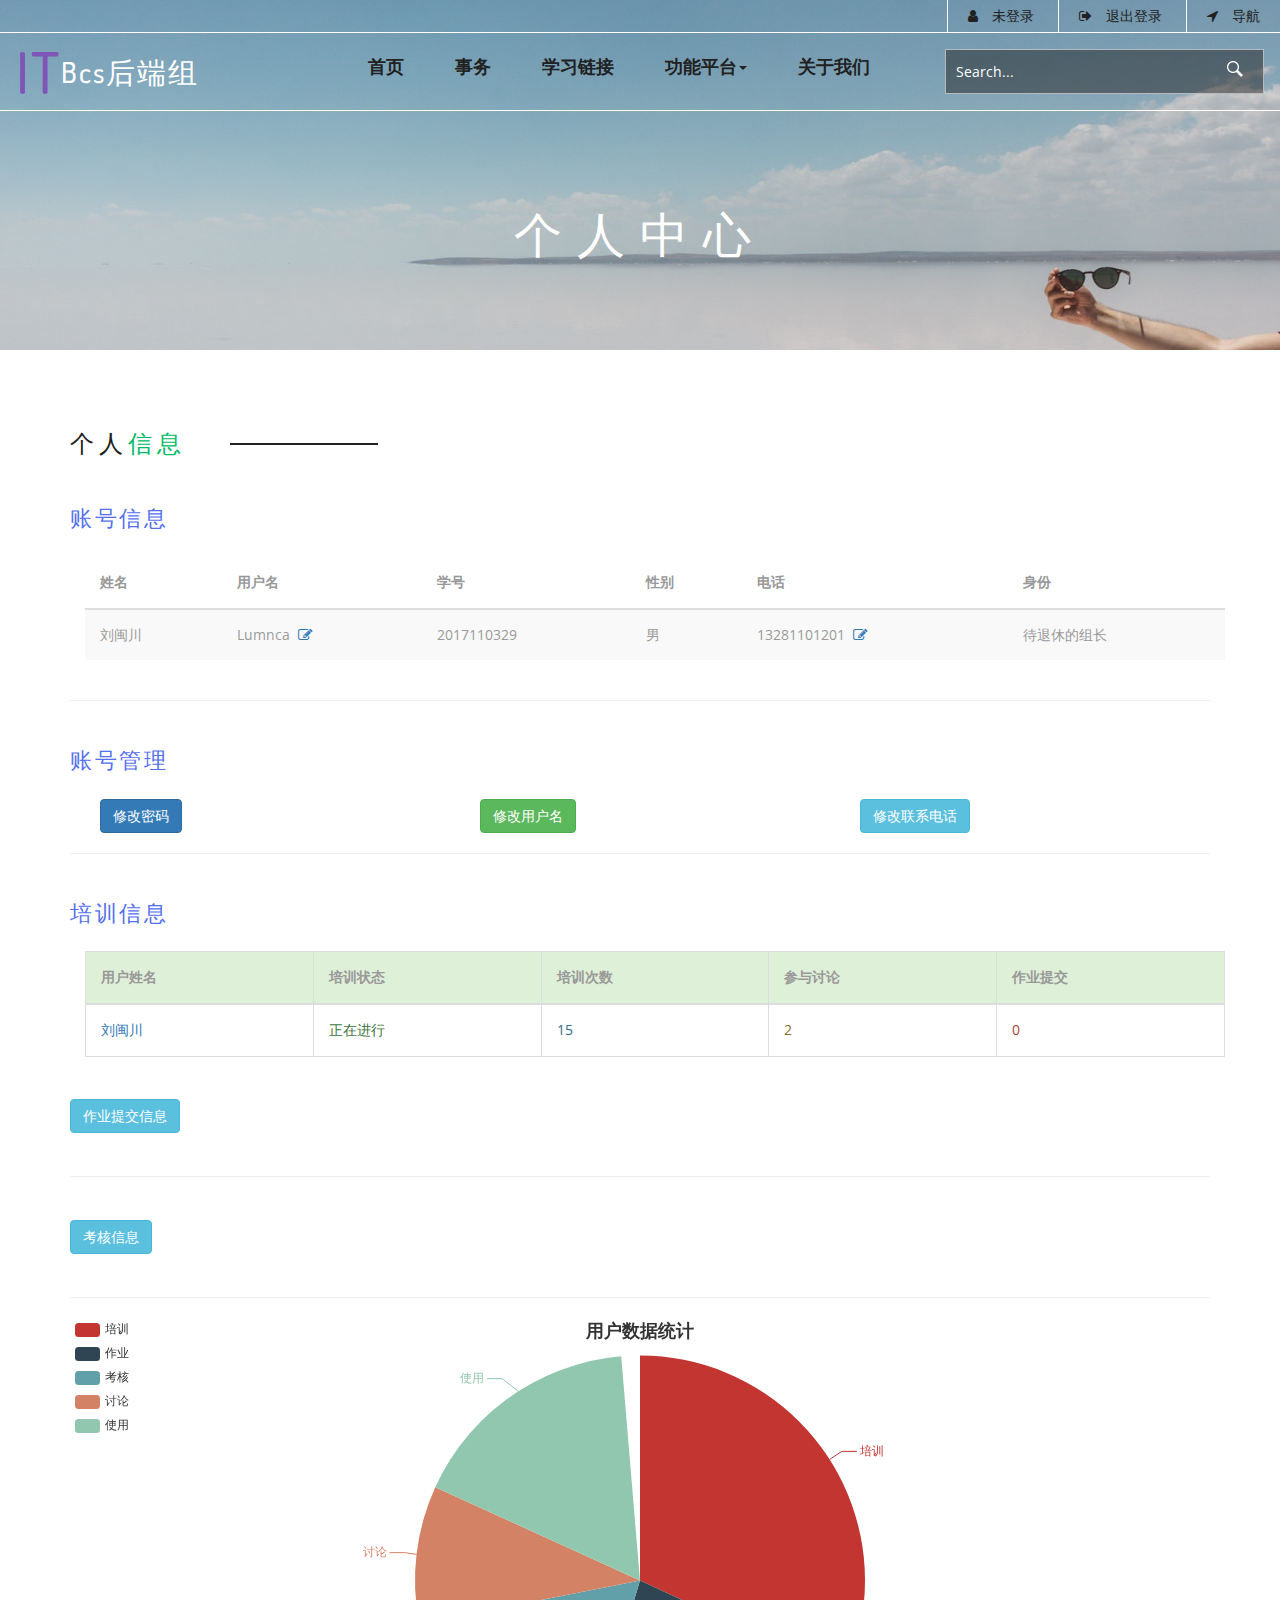
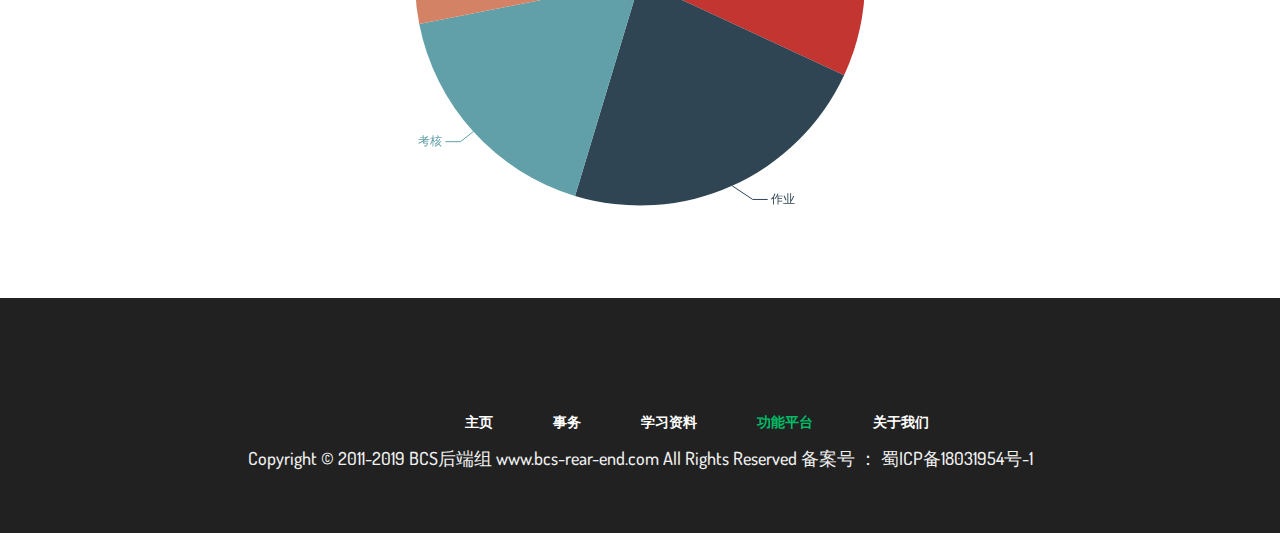
<file: BCSDownWeb/user.html>
<!DOCTYPE html>
<html lang="en">
<head>
<title>个人中心</title>
<!-- custom-theme -->
<meta name="viewport" content="width=device-width, initial-scale=1">
<meta http-equiv="Content-Type" content="text/html; charset=utf-8" />
<meta name="keywords" content="" />
<script type="application/x-javascript"> addEventListener("load", function() { setTimeout(hideURLbar, 0); }, false);
		function hideURLbar(){ window.scrollTo(0,1); } </script>
<!-- //custom-theme -->
<link rel="icon" href="images/bcs.png">
<link href="css/bootstrap.css" rel="stylesheet" type="text/css" media="all" />
<link href="css/style.css" rel="stylesheet" type="text/css" media="all" />
<!-- js -->
<script type="text/javascript" src="js/jquery-2.1.4.min.js"></script>
<script type="text/javascript" src="js/echarts.js"></script>
<script type="text/javascript" src="js/deal.js"></script>
<script src="http://s1.bdstatic.com/r/www/cache/global/js/BaiduHttps_20150714_zhanzhang.js"></script>
<!-- //js -->
<link rel="stylesheet" href="css/colorbox.css" />
<!-- font-awesome-icons -->
<link href="css/font-awesome.css" rel="stylesheet"> 
<!-- //font-awesome-icons -->
<link href="http://fonts.googleapis.com/css?family=Dosis:200,300,400,500,600,700,800&amp;subset=latin-ext" rel="stylesheet">
<link href='http://fonts.googleapis.com/css?family=Open+Sans:400,300,300italic,400italic,600,600italic,700,700italic,800,800italic' rel='stylesheet' type='text/css'>
</head>
	
<body>
<!-- banner -->
<div class="banner9">
	<div class="w3_agile_banner_top">
		<div class="agile_phone_mail">
			<ul>
                    <li><i class="fa fa-user" aria-hidden="true"></i><a href="login.html">未登录</a></li>
					<li><i class="fa fa-sign-out" aria-hidden="true"></i><a href="#">退出登录</a></li>
					<li><i class="fa fa-location-arrow" aria-hidden="true"></i><a href="infor.html">导航</a></li>		
			</ul>
		</div>
	</div>
	<div class="agileits_w3layouts_banner_nav">
		<nav class="navbar navbar-default">
			<div class="navbar-header navbar-left">
				<button type="button" class="navbar-toggle collapsed" data-toggle="collapse" data-target="#bs-example-navbar-collapse-1">
					<span class="sr-only">Toggle navigation</span>
					<span class="icon-bar"></span>
					<span class="icon-bar"></span>
					<span class="icon-bar"></span>
				</button>
				<h1><a class="navbar-brand" href="index.html"><i>IT</i>Bcs后端组<span></span></a></h1>
			</div>
			<!-- Collect the nav links, forms, and other content for toggling -->
			<div class="collapse navbar-collapse navbar-right" id="bs-example-navbar-collapse-1">
				<nav class="menu--iris">
					<ul class="nav navbar-nav menu__list">
						<li class="menu__item"><a href="index.html" class="menu__link">首页</a></li>
						<li class="menu__item"><a href="services.html" class="menu__link">事务</a></li>
						<li class="menu__item "><a href="study.html" class="menu__link">学习链接</a></li>
						<li class="dropdown menu__item">
							<a href="#" class="dropdown-toggle menu__link" data-toggle="dropdown">功能平台<b class="caret"></b></a>
							<ul class="dropdown-menu agile_short_dropdown">
									<li><a href="data.html">数据统计</a></li>
									<li><a href="file.html">资源分享</a></li>
									<li><a href="talk.html">讨论区</a></li>
									<li><a href="work.html">任务提交</a></li>
							</ul>
						</li>
						<li class="menu__item  "><a href="mail.html" class="menu__link">关于我们</a></li>
					</ul>
					<div class="w3_agileits_search">
							<form action="http://www.baidu.com/baidu" onsubmit="return baiduWithHttps(this)" target="_blank">
								<input type="text" name="word" placeholder="Search..." required="" onfocus="checkHttps">
								<input type="submit" value="">
						</form>
					</div>
				</nav>
			</div>
		</nav>
	</div>
	<div class="w3_agileits_service_banner_info">
        <h2>个人中心</h2>
        
	</div>
</div>
<!-- //banner -->
<!-- icons -->
	<div class="services">
		<div class="container">
            <h3 class="w3l_header">个人<span>信息</span></h3><br>
            <br><p class="w3l_font">账号信息</p><br>
            <div class="container text-conter table-responsive">
                <table class="table table-striped">
                    <thead>
                        <tr>
							<th>姓名</th>
							<th>用户名</th>
                            <th>学号</th>
                            <th>性别</th>
                            <th>电话</th>
                            <th>身份</th>
                        </tr>
                    </thead>
                    <tbody>
                        <tr>
							<td>刘闽川</td>
							<td>Lumnca<span>&nbsp;<a href="#newusername" title="修改ID"  data-container="body" data-toggle="popover" data-placement="right" data-content="在下方修改信息中填写">
								<i class="fa fa-pencil-square-o"></i>
								</a></span>
							</td>
                            <td>2017110329</td>
                            <td>男</td>
							<td>13281101201<span>&nbsp;<a href="#newusertel" title="修改号码"  data-container="body" data-toggle="popover" data-placement="right" data-content="在下方修改电话中填写">
									<i class="fa fa-pencil-square-o"></i>
									</a></span>
								</td>
                            <td>待退休的组长</td>
                        </tr>
                    </tbody>
                </table>
            </div>
            <hr>
            <div>
                <br><p class="w3l_font">账号管理</p><br>
                <div class="container">
					<div class="card col-md-4">
						<div class="card-header">
							<button class="card-link btn btn-primary"  data-toggle="collapse" data-target="#collapseOne">修改密码</button>
						</div>
						<div id="collapseOne" class="collapse">
							<div class="card-body">
									<form class="form-signin" action="#" method="GET">
										<div class="form-label-group">
											<label for="oldpwd">原密码</label>
											<input type="password" id="oldpwd" class="form-control" placeholder="原密码输入">                               
										</div>
										<div class="form-label-group">
											<label for="pwd1">新密码</label>
											<input type="password" id="pwd1" class="form-control" placeholder="新密码">
										</div>
										<div class="form-label-group">
												<label for="pwd2">再次输入密码</label>
												<input type="password" id="pwd2" class="form-control" placeholder="再次输入密码">
										</div>
										<br>
										<div class="form-label-group container">
											<input type="submit" class="btn btn-primary" value="确认修改" data-toggle="modal" data-target="#myModal">
										</div>
									</form>
							</div>
						</div>
					</div>
					<!--------------------------------------------------------------------------------------------->
					<div class="card col-md-4">
							<div class="card-header">
								<button class="card-link btn btn-success"  data-toggle="collapse" data-target="#collapseTwo">修改用户名</button>
							</div>
							<div id="collapseTwo" class="collapse">
								<div class="card-body">
										<form class="form-inline" action="#" method="GET">
											<div class="form-label-group">
												<br>
												<input type="text" id="newusername" class="form-control" value="Lumnca">   
												<input type="submit" class="btn btn-primary" value="确认修改" data-toggle="modal" data-target="#myModal">                            
												<br>
											</div>
											<br>
										</form>
								</div>
							</div>
					</div>
					<div class="card col-md-4">
							<div class="card-header">
								<button class="card-link btn btn-info"  data-toggle="collapse" data-target="#collapseThree">修改联系电话</button>
							</div>
							<div id="collapseThree" class="collapse">
								<div class="card-body">
										<form class="form-inline" action="#" method="GET">
											<div class="form-label-group">
												<br>
												<input type="text" id="newusertel" class="form-control" value="13281101201">   
												<input type="submit" class="btn btn-primary" value="确认修改" data-toggle="modal" data-target="#myModal">                            
												<br>
											</div>
											<br>
										</form>
								</div>
							</div>
					</div>
                </div>
            </div>
			<hr>
			

            <div class="">
                <br><p class="w3l_font">培训信息</p><br>
                <div class="container table-responsive">
					<div></div>
					<table class="table table-hover table-bordered">
						<thead>
							<tr class="success">
								<th>用户姓名</th>
								<th>培训状态</th>
								<th>培训次数</th>
								<th>参与讨论</th>
								<th>作业提交</th>

							</tr>
						</thead>
						<tbody>
							<tr>
								<td><span class="text-primary">刘闽川</span></td>
								<td><span class="text-success">正在进行</span></td>
								<td><span class="text-info">15</span></td>
								<td><span class="text-warning">2</span></td>
								<td><span class="text-danger">0</span></td>
							</tr>
						</tbody>
					</table>					 
				</div>
				
				<div class="card">
					<br>
						<div class="card-header">
							<button class="card-link btn btn-info"  data-toggle="collapse" data-target="#collapseFour">作业提交信息</button>
						</div>
						<br>
						<div id="collapseFour" class="collapse">
							<div class="card-body container">
								<div class="table-responsive">
									<table class="table table-hover table-bordered">
											<thead>
												<tr class="table-primary">
													<th>第一次</th>
													<th>第二次</th>
													<th>第三次</th>
													<th>第四次</th>
													<th>第五次</th>
													<th>第六次</th>
													<th>第七次</th>
													<th>第八次</th>
													<th>第九次</th>
													<th>第十次</th>
												</tr>
											</thead>
											<tbody>
												<tr>
													<td class="danger"><span><i class="glyphicon glyphicon-remove-circle"></i>未提交</span></td>
													<td class="success"><span><i class="glyphicon glyphicon-ok-circle"></i>已提交</span></td>
													<td  class="success"><span><i class="glyphicon glyphicon-ok-circle"></i>已提交</span></td>
													<td class="danger"><span><i class="glyphicon glyphicon-remove-circle"></i>未提交</span></td>
													<td class="danger"><span><i class="glyphicon glyphicon-remove-circle"></i>未提交</span></td>
													<td class="danger"><span><i class="glyphicon glyphicon-remove-circle"></i>未提交</span></td>
													<td class="danger"><span><i class="glyphicon glyphicon-remove-circle"></i>未提交</span></td>
													<td class="danger"><span><i class="glyphicon glyphicon-remove-circle"></i>未提交</span></td>
													<td class="danger"><span><i class="glyphicon glyphicon-remove-circle"></i>未提交</span></td>
													<td class="danger"><span><i class="glyphicon glyphicon-remove-circle"></i>未提交</span></td>
												</tr>
											</tbody>
									</table>
								</div>
							</div>
						</div>

						<hr>
						<!--------------------->
						<br>
						<div class="card-header">
							<button class="card-link btn btn-info"  data-toggle="collapse" data-target="#collapseFive">考核信息</button>
						</div>
						<br>
						<div id="collapseFive" class="collapse">
							<div class="card-body container">
								<div class="table-responsive">
									<table class="table table-hover table-bordered">
											<thead>
												<tr class="primary">
													<th>第一次考核</th>
													<th>第二次考核</th>
													<th>第三次考核</th>
												</tr>
											</thead>
											<tbody>
												<tr>
													<td class="success"><span><i class="glyphicon glyphicon glyphicon-ok-circle"></i>已通过 89分</span></td>
													<td class="danger"><span><i class="fa  fa-clock-o"></i>未开始</span></td>
													<td class="danger"><span><i class="fa  fa-clock-o"></i>未开始</span></td>
												</tr>
											</tbody>
									</table>
								</div>
							</div>
						</div>
						<hr>
						<div class="" style="height:500px ;width:100%;overflow: auto" id="workinfo1">

						</div>
				</div>
			</div>
        </div>
	</div>
<!-- //icons -->
<div class="modal video-modal fade" id="myModal" tabindex="-1" role="dialog" aria-labelledby="myModal">
		<div class="modal-dialog" role="document">
				<div class="modal-content">
						<div class="modal-header">
								提交信息结果
								<button type="button" class="close" data-dismiss="modal" aria-label="Close"><span aria-hidden="true">&times;</span></button>
						</div>
						<section>
								<br><p class="w3l_font"> 操作成功！</p><br>
								<div class="modal-body">
										<i>
											时间:2019/4/1
										</i>
								</div>
						</section>
				</div>
		</div>
</div>
<!-- footer -->
<script src="js/userdata.js"></script>
<div class="footer">
		<div class="container">
				<div class="col-md-4 w3layouts_footer_grid">
				</div>
				<div class="col-md-8 w3layouts_footer_grid">
						<ul class="w3l_footer_nav">
								<li><a href="index.html">主页</a></li>
								<li><a href="services.html">事务</a></li>
								<li><a href="study.html">学习资料</a></li>
								<li><a href="data.html" class="active">功能平台</a></li>
								<li><a href="mail.html">关于我们</a></li>
						</ul>
				</div>
				<div class="clearfix button-text">
					<h4>Copyright &copy; 2011-2019 BCS后端组     www.bcs-rear-end.com    All Rights Reserved          备案号 ： 蜀ICP备18031954号-1</h4>
				</div>
		</div>
</div>
<!-- //footer -->
<!-- start-smoth-scrolling -->
<script type="text/javascript" src="js/move-top.js"></script>
<script type="text/javascript" src="js/easing.js"></script>
<script type="text/javascript">
	jQuery(document).ready(function($) {
		$(".scroll").click(function(event){		
			event.preventDefault();
			$('html,body').animate({scrollTop:$(this.hash).offset().top},1000);
		});
	});
</script>
<!-- start-smoth-scrolling -->
<!-- for bootstrap working -->
	<script src="js/bootstrap.js"></script>
<!-- //for bootstrap working -->
<!-- here stars scrolling icon -->
    <script type="text/javascript">
    	function checkHttps() {
				BaiduHttps.useHttps();
			};
			function baiduWithHttps(formname) {
					var data = BaiduHttps.useHttps();
					if (data.s === 0) {
							return true;
					} else {
							formname.action = 'https://www.baidu.com/baidu' + '?ssl_s=1&ssl_c' + data.ssl_code;
							return true;
					}
			};
		$(document).ready(function() {
			/*
				var defaults = {
				containerID: 'toTop', // fading element id
				containerHoverID: 'toTopHover', // fading element hover id
				scrollSpeed: 1200,
				easingType: 'linear' 
				};
		*/
								
			$().UItoTop({ easingType: 'easeOutQuart' });					
			});
			$(function () { $("[data-toggle='popover']").popover();});
    </script>
<!-- //here ends scrolling icon -->
</body>
</html>
</file>
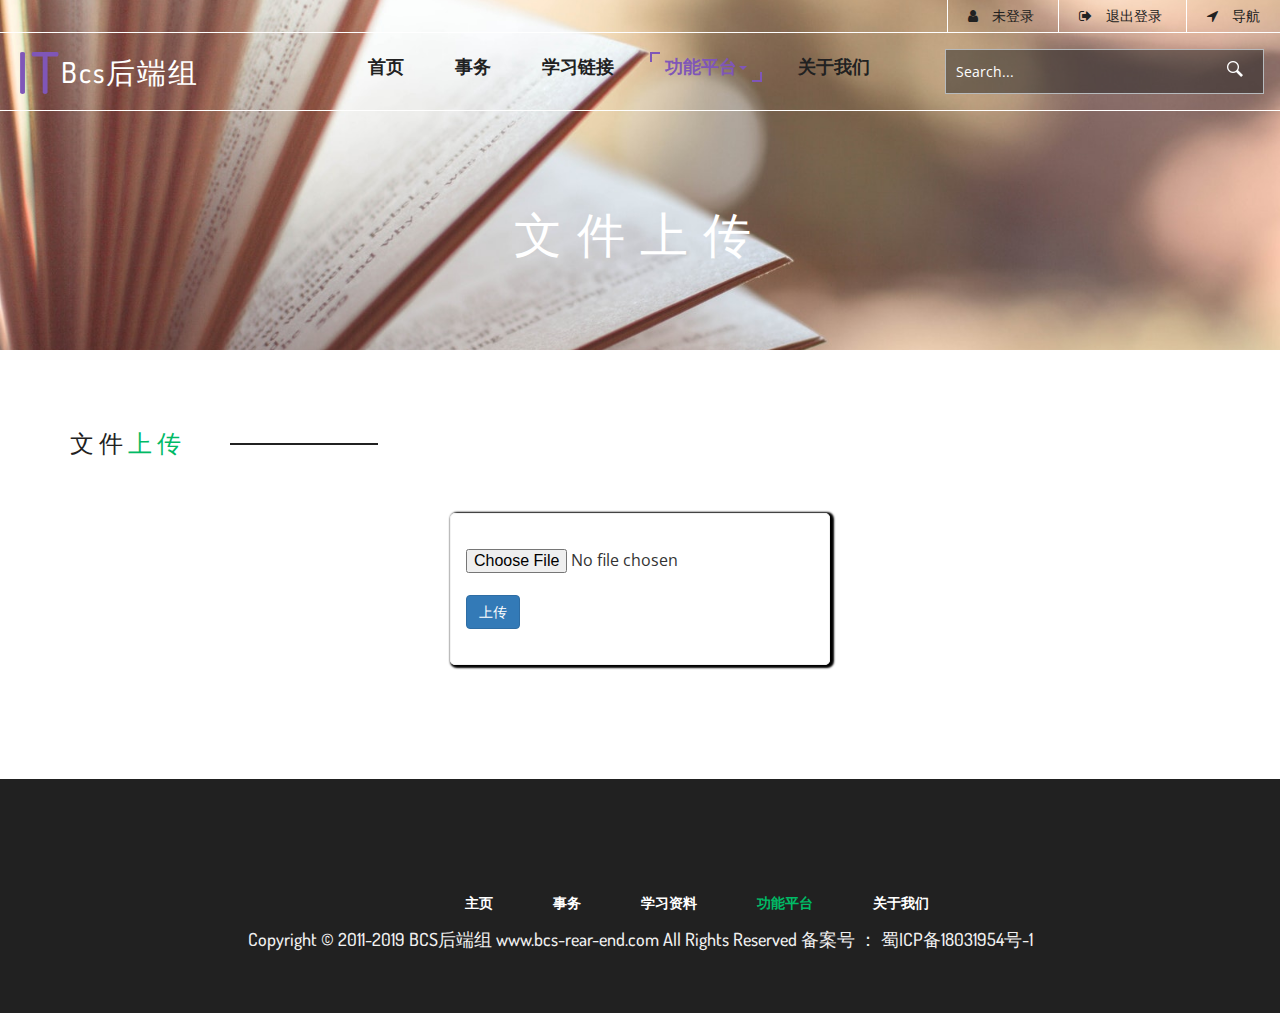
<file: BCSDownWeb/work.html>
<!DOCTYPE html>
<html lang="en">
<head>
<title>文件上传</title>
<!-- custom-theme -->
<meta name="viewport" content="width=device-width, initial-scale=1">
<meta http-equiv="Content-Type" content="text/html; charset=utf-8" />
<meta name="keywords" content="" />
<script type="application/x-javascript"> addEventListener("load", function() { setTimeout(hideURLbar, 0); }, false);
		function hideURLbar(){ window.scrollTo(0,1); } </script>
<!-- //custom-theme -->

<link href="css/bootstrap.css" rel="stylesheet" type="text/css" media="all" />
<link href="css/style.css" rel="stylesheet" type="text/css" media="all" />
<!-- js -->
<script type="text/javascript" src="js/jquery-2.1.4.min.js"></script>
<script type="text/javascript" src="js/echarts.js"></script>
<script src="http://s1.bdstatic.com/r/www/cache/global/js/BaiduHttps_20150714_zhanzhang.js"></script>
<!-- //js -->
<link rel="stylesheet" href="css/colorbox.css" />
<!-- font-awesome-icons -->
<link href="css/font-awesome.css" rel="stylesheet"> 
<link rel="icon" href="images/bcs.png">
<!-- //font-awesome-icons -->
<link href="http://fonts.googleapis.com/css?family=Dosis:200,300,400,500,600,700,800&amp;subset=latin-ext" rel="stylesheet">
<link href='http://fonts.googleapis.com/css?family=Open+Sans:400,300,300italic,400italic,600,600italic,700,700italic,800,800italic' rel='stylesheet' type='text/css'>
</head>
	
<body>
<!-- banner -->
<div class="banner3">
	<div class="w3_agile_banner_top">
		<div class="agile_phone_mail">
			<ul>
					<li><i class="fa fa-user" aria-hidden="true"></i><a href="login.html">未登录</a></li>
					<li><i class="fa fa-sign-out" aria-hidden="true"></i><a href="#">退出登录</a></li>
					<li><i class="fa fa-location-arrow" aria-hidden="true"></i><a href="infor.html">导航</a></li>		
			</ul>
		</div>
	</div>
	<div class="agileits_w3layouts_banner_nav">
		<nav class="navbar navbar-default">
			<div class="navbar-header navbar-left">
				<button type="button" class="navbar-toggle collapsed" data-toggle="collapse" data-target="#bs-example-navbar-collapse-1">
					<span class="sr-only">Toggle navigation</span>
					<span class="icon-bar"></span>
					<span class="icon-bar"></span>
					<span class="icon-bar"></span>
				</button>
				<h1><a class="navbar-brand" href="index.html"><i>IT</i>Bcs后端组<span></span></a></h1>
			</div>
			<!-- Collect the nav links, forms, and other content for toggling -->
			<div class="collapse navbar-collapse navbar-right" id="bs-example-navbar-collapse-1">
				<nav class="menu--iris">
					<ul class="nav navbar-nav menu__list">
						<li class="menu__item"><a href="index.html" class="menu__link">首页</a></li>
						<li class="menu__item"><a href="services.html" class="menu__link">事务</a></li>
						<li class="menu__item "><a href="study.html" class="menu__link">学习链接</a></li>
						<li class="dropdown menu__item  menu__item--current">
							<a href="#" class="dropdown-toggle menu__link" data-toggle="dropdown">功能平台<b class="caret"></b></a>
							<ul class="dropdown-menu agile_short_dropdown">
                                    <li><a href="data.html">数据统计</a></li>
                                    <li><a href="file.html">资源分享</a></li>
                                    <li><a href="talk.html">讨论区</a></li>
                                    <li><a href="work.html">任务提交</a></li>
							</ul>
						</li>
						<li class="menu__item  "><a href="mail.html" class="menu__link">关于我们</a></li>
					</ul>
					<div class="w3_agileits_search">
							<form action="http://www.baidu.com/baidu" onsubmit="return baiduWithHttps(this)" target="_blank">
								<input type="text" name="word" placeholder="Search..." required="" onfocus="checkHttps">
								<input type="submit" value="">
						</form>
					</div>
				</nav>
			</div>
		</nav>
	</div>
	<div class="w3_agileits_service_banner_info">
		<h2>文件上传</h2>
	</div>
</div>
<!-- //banner -->
<!-- icons -->
	<div class="services">
		<div class="container">
			<h3 class="w3l_header">文件<span>上传</span></h3><br>
			<div class="col-lg-4 col-md-1"></div>
            <div class="col-lg-4 col-md-10 files" id="loginstyle"> 	
                <div class="container">
                    <form method="post" action="" enctype="multipart/form-data">
                        <input type="file" name="uploadFile" class="a1"/>
                        <br>
                        <div class="a3">
                            <input type="submit" value="上传" class="btn btn-primary" onclick="alert('现在不允许上传文件!')"/>
                        </div>
                    </form>
                </div>                          
			</div>
			<div class="col-lg-4 col-md-1"></div>
        </div>
    </div>
    <script type="text/javascript" src="js/deal.js"></script>
<!-- //icons -->
<!-- footer -->
<div class="footer">
		<div class="container">
				<div class="col-md-4 w3layouts_footer_grid">
				</div>
				<div class="col-md-8 w3layouts_footer_grid">
						<ul class="w3l_footer_nav">
								<li><a href="index.html">主页</a></li>
								<li><a href="services.html">事务</a></li>
								<li><a href="study.html">学习资料</a></li>
								<li><a href="login" class="active">功能平台</a></li>
								<li><a href="mail.html">关于我们</a></li>
						</ul>
				</div>
				<div class="clearfix button-text">
					<h4>Copyright &copy; 2011-2019 BCS后端组     www.bcs-rear-end.com    All Rights Reserved          备案号 ： 蜀ICP备18031954号-1</h4>
				</div>
		</div>
</div>
<!-- //footer -->
<!-- start-smoth-scrolling -->
<script type="text/javascript" src="js/move-top.js"></script>
<script type="text/javascript" src="js/easing.js"></script>
<script type="text/javascript">
	jQuery(document).ready(function($) {
		$(".scroll").click(function(event){		
			event.preventDefault();
			$('html,body').animate({scrollTop:$(this.hash).offset().top},1000);
		});
	});
</script>
<!-- start-smoth-scrolling -->
<!-- for bootstrap working -->
	<script src="js/bootstrap.js"></script>
<!-- //for bootstrap working -->
<!-- here stars scrolling icon -->
    <script type="text/javascript">
    	function checkHttps() {
				BaiduHttps.useHttps();
			};
			function baiduWithHttps(formname) {
					var data = BaiduHttps.useHttps();
					if (data.s === 0) {
							return true;
					} else {
							formname.action = 'https://www.baidu.com/baidu' + '?ssl_s=1&ssl_c' + data.ssl_code;
							return true;
					}
			};
		$(document).ready(function() {
			/*
				var defaults = {
				containerID: 'toTop', // fading element id
				containerHoverID: 'toTopHover', // fading element hover id
				scrollSpeed: 1200,
				easingType: 'linear' 
				};
		*/
								
			$().UItoTop({ easingType: 'easeOutQuart' });					
			});
    </script>
<!-- //here ends scrolling icon -->
</body>
</html>
</file>
<file: BCSDownWeb/css/style.css>
html, body{
    font-size: 100%;
	font-family: 'Open Sans', sans-serif;
	background:#ffffff;
	margin: 0;
}
p,ul li,ol li{
	margin:0;
	font-size:14px;
}
h1,h2,h3,h4,h5,h6{
	font-family: 'Dosis', sans-serif;
	margin:0;
}
ul,label{
	margin:0;
	padding:0;
}
body a:hover{
	text-decoration:none;
}
input[type="submit"],input[type="reset"],a,.agileinfo_services_grid1_pos,.agileinfo_services_grid1 h4,.simplefilter li{
	-webkit-transition: 0.5s ease-in;
    -moz-transition: 0.5s ease-in;
    -ms-transition: 0.5s ease-in;
    -o-transition: 0.5s ease-in;
    transition:0.5s ease-in;
}
/*-- banner --*/
.banner{
	background:url(../images/pexels-photo-946351.jpeg) no-repeat 0px 0px;
	background-size:cover;
	-webkit-background-size:cover;
	-moz-background-size:cover;
	-o-background-size:cover;
	-ms-background-size:cover;
	min-height:750px;
}
.banner1{
	background:url(../images/server.jpg) no-repeat 0px -115px;
	background-size:cover;
	-webkit-background-size:cover;
	-moz-background-size:cover;
	-o-background-size:cover;
	-ms-background-size:cover;
	min-height:350px;
	
}
.banner2{
	background:url(../images/about.jpg) no-repeat 0px -115px;
	background-size:cover;
	-webkit-background-size:cover;
	-moz-background-size:cover;
	-o-background-size:cover;
	-ms-background-size:cover;
	min-height:350px;
}
.banner3{
	background:url(../images/study.jpg) no-repeat 0px -115px;
	background-size:cover;
	-webkit-background-size:cover;
	-moz-background-size:cover;
	-o-background-size:cover;
	-ms-background-size:cover;
	min-height:350px;
}
.banner4{
	background:url(../images/loginbg.jpg) no-repeat 0px -115px;
	background-size:cover;
	-webkit-background-size:cover;
	-moz-background-size:cover;
	-o-background-size:cover;
	-ms-background-size:cover;
	min-height:350px;
}
.banner5{
	background:url(../images/databg.jpg) no-repeat 0px -115px;
	background-size:cover;
	-webkit-background-size:cover;
	-moz-background-size:cover;
	-o-background-size:cover;
	-ms-background-size:cover;
	min-height:350px;
}
.banner6{
	background:url(../images/talkbg.jpg) no-repeat 0px -115px;
	background-size:cover;
	-webkit-background-size:cover;
	-moz-background-size:cover;
	-o-background-size:cover;
	-ms-background-size:cover;
	min-height:350px;	
}
.banner7{
	background:url(../images/error2.jpg) no-repeat 0px -115px;
	background-size:cover;
	-webkit-background-size:cover;
	-moz-background-size:cover;
	-o-background-size:cover;
	-ms-background-size:cover;
	min-height:350px;	
}
.banner8{
	background:url(../images/inforbg.jpg) no-repeat 0px -115px;
	background-size:cover;
	-webkit-background-size:cover;
	-moz-background-size:cover;
	-o-background-size:cover;
	-ms-background-size:cover;
	min-height:350px;	
}
.banner9{
	background:url(../images/userbg.jpg) no-repeat 0px -115px;
	background-size:cover;
	-webkit-background-size:cover;
	-moz-background-size:cover;
	-o-background-size:cover;
	-ms-background-size:cover;
	min-height:350px;	
}
.w3_agile_banner_top{
	border-bottom:1px solid #fff;
}
.agile_phone_mail{
	text-align:right;
}
.agile_phone_mail ul li{
	display: inline-block;
    padding: 6px 20px;
    border-left: 1px solid #fff;
    color: #212121;
}
.agile_phone_mail ul li a{
	text-decoration:none;
	color:#212121;
}
.agile_phone_mail ul li a:hover{
	color:#fff;
}
.agile_phone_mail ul li i{
	padding-right:1em;
}
.agileits_w3layouts_banner_nav{
	padding:1em;
	border-bottom:1px solid #fff;
}
.navbar-default {
    background: none;
    border: none;
}
.navbar {
    border-radius: 0;
	margin-bottom:0;
}
.navbar-default .navbar-brand,.navbar-default .navbar-brand:hover, .navbar-default .navbar-brand:focus {
    color: #fff;
}
.navbar-default .navbar-nav > li > a:hover{
    color: #7f56b8;
}
.agile_short_dropdown {
    background: #00ba66;
    border: none;
    box-shadow: none;
    border-radius: 0;
    text-align: center;
	padding:0;
	min-width: 130px;
}
.agile_short_dropdown li a {
    color: #fff;
    font-weight: 600;
    padding: 10px 0;
}
.navbar-brand {
    padding: 0;
    font-size: .8em;
    line-height: 45px;
    height: 45px;
    letter-spacing: 2px;
}
.navbar-brand span {
    border-bottom: 2px solid #212121;
    border-top: 2px solid #212121;
}
.navbar-brand i{
	font-style: normal;
    font-size: 2em;
    display: inline-block;
	color: #7f56b8;
    vertical-align: top;
}
.w3_agileits_search {
    float: right;
    width: 35%;
	padding:10px;
	background:rgba(33, 33, 33, 0.49);
	border:1px solid #b6babd;
}
.w3_agileits_search input[type="text"]{
	outline:none;
	color:#fff;
	background:none;
	border:none;
	padding:0;
	font-size:14px;
	width:88%;
}
.w3_agileits_search input[type="submit"]{
	outline: none;
    background: url(../images/search.png) no-repeat 6px 1px;
    border: none;
    padding: 0;
    width: 10%;
}
.w3_agileits_search input[type="text"]::-webkit-input-placeholder{
	color:#fff !important;
}
.navbar-collapse {
    padding: 0;
}
.navbar-nav > li > a {
    text-transform: uppercase;
    padding:5px 15px;
    font-weight: 600;
    font-size: 13px;
}
.navbar-right {
    width: 58%;
    margin-right: 0;
}
.navbar-default .navbar-nav > li > a {
    color: #212121;
}
.navbar-default .navbar-nav > .open > a, .navbar-default .navbar-nav > .open > a:hover, .navbar-default .navbar-nav > .open > a:focus {
    color: #212121;
    background-color: transparent;
}
.navbar-default .navbar-nav > .menu__item--current.open > a,.navbar-default .navbar-nav > .menu__item--current.open > a:focus  {
    color:#7f56b8;
}
.navbar {
    min-height: 45px;
}
.navbar-nav {
    margin: 0.2em 0 0;
}
.navbar-default .navbar-nav > .active > a, .navbar-default .navbar-nav > .active > a:hover, .navbar-default .navbar-nav > .active > a:focus {
    color: #fff;
    background-color: #00ba66;
}
.navbar-nav > li {
    margin: 0 2px;
}
.wthree_banner_info{
	width:60%;
	margin:13em auto 0;
	text-align:center;
}
.tlinks{text-indent:-9999px;height:0;line-height:0;font-size:0;overflow:hidden;}
.wthree_banner_info h2{
	font-size: 3em;
    color: #fff;
    font-weight: 600;
    text-transform: uppercase;
	line-height:1.5em;
	margin-bottom:2em;
}
.wthree_banner_info h2 span{
	display: block;
    font-size: .4em;
    line-height: 1.4em;
    width: 15%;
    margin: 0 auto;
    background: #7f56b8;
}
.agileinfo_more{
	position: relative;
    z-index: 1;
}
.agileinfo_more a{
    text-transform: uppercase;
    font-weight: 600;
    text-decoration: none;
    display: inline-block;
    letter-spacing: 5px;
    font-size: 14px;
    border: 2px solid #fff;
}
.agileinfo_more a:focus {
	color:#fff;
    outline: none;
}
.link {
	outline: none;
	position: relative;
	display: inline-block;
}
/* Kumya */
.link--kumya {
	overflow: hidden;
    padding: 15px 30px;
    line-height: 1;
    color: #fff;
}

.link--kumya:hover {
	color:#212121;
}

.link--kumya::after {
	content: '';
	position: absolute;
	height: 100%;
	width: 100%;
	top: 0;
	right: 0;
	z-index: -1;
	background: #00ba66;
	-webkit-transform: translate3d(101%,0,0);
	transform: translate3d(101%,0,0);
	-webkit-transition: -webkit-transform 0.5s;
	transition: transform 0.5s;
	-webkit-transition-timing-function: cubic-bezier(0.7,0,0.3,1);
	transition-timing-function: cubic-bezier(0.7,0,0.3,1);
}

.link--kumya:hover::after {
	-webkit-transform: translate3d(0,0,0);
	transform: translate3d(0,0,0);
}

.link--kumya span {
	display: block;
	position: relative;
}

.link--kumya span::before {
	content: attr(data-letters);
	position: absolute;
	color: #212121;
	left: 0;
	overflow: hidden;
	white-space: nowrap;
	width: 0%;
	-webkit-transition: width 0.5s;
	transition: width 0.5s;
	-webkit-transition-timing-function: cubic-bezier(0.7,0,0.3,1);
	transition-timing-function: cubic-bezier(0.7,0,0.3,1);
}

.link--kumya:hover span::before {
	width: 100%;
}
/*-- //banner --*/
/*-- banner-bottom --*/
.banner-bottom,.testimonials,.services,.service-bottom,.stats-bottom{
	padding:5em 0;
}
.banner-bottom h3{
	text-align: center;
    color: #212121;
    font-size: 2.5em;
    text-transform: capitalize;
	width:60%;
	margin:0 auto;
	line-height:1.5em;
}
.banner-bottom h3 span{
	color:#00ba66;
}
.banner-bottom h3 span.fixed_w3{
	color:#7f56b8;
}
.agileits_banner_bottom_grids,.w3layouts_work_grids,.wthree_testimonial_grids,.wthree_services_grids,.w3layouts_mail_grid{
	margin:3em 0 0;
}
.w3ls_banner_bottom_grid{
	position:relative;
}
.w3ls_banner_bottom_grid_pos{
	position:absolute;
	top:0%;
	left:0%;
	width:100%;
	text-align:center;
}
/*-- image-effect --*/
.hovereffect {
    overflow: hidden;
    position: relative;
    text-align: center;
}

.hovereffect .overlay {
  width: 100%;
  height: 100%;
  position: absolute;
  overflow: hidden;
  top: 0;
  left: 0;
  -webkit-transition: all 0.4s  cubic-bezier(0.88,-0.99, 0, 1.81);
  transition: all 0.4s  cubic-bezier(0.88,-0.99, 0, 1.81);
}

.hovereffect:hover .overlay {
  background-color:rgba(23, 24, 24, 0.49);
}

.hovereffect img {
  display: block;
  position: relative;
}

.hovereffect h4 {
	text-transform: uppercase;
    color: #fff;
    text-align: center;
    position: relative;
    font-size: 1.3em;
    padding: 10px 0;
    width: 80%;
    margin: 0 auto;
    font-weight: 600;
    background: rgba(0, 186, 102, 0.55);
    -webkit-transform:translateY(60px);
    -ms-transform:translateY(60px);
    transform:translateY(60px);
    -webkit-transition: all 0.4s cubic-bezier(0.88,-0.99, 0, 1.81);
    transition: all 0.4s cubic-bezier(0.88,-0.99, 0, 1.81);
}

.hovereffect:hover h4 {
  -webkit-transform: translateY(20px);
  -ms-transform: translateY(20px);
  transform: translateY(20px);
  -moz-transform: translateY(20px);
  -o-transform: translateY(20px);
}

.hovereffect p{
    text-transform: uppercase;
    color: #fff;
    background-color: transparent;
    opacity: 0;
    filter: alpha(opacity=0);
    -webkit-transform: scale(0);
    -ms-transform: scale(0);
    transform: scale(0);
    -webkit-transition: all 0.4s cubic-bezier(0.88,-0.99, 0, 1.81);
    transition: all 0.4s cubic-bezier(0.88,-0.99, 0, 1.81);
    font-weight: normal;
    margin: 0;
    padding: 3em 2em 0em;
    letter-spacing: 2px;
}

.hovereffect:hover p{
  opacity: 1;
  filter: alpha(opacity=100);
  -webkit-transform: scale(1);
  -ms-transform: scale(1);
  transform: scale(1);
}
/*-- //banner-bottom --*/
/*-- work --*/
.w3l_header{
	font-size: 1.5em;
    color: #212121;
    letter-spacing: 5px;
    text-transform: uppercase;
    position: relative;
}
.w3l_font{
	font-size: 1.4em;
    color: #5370ee;
    letter-spacing: 2.5px;
    position: relative;
}
.w3l_header span{
	color:#00ba66;
}
.w3l_header:after{
	content: '';
    background: #212121;
    height: 2px;
    width: 13%;
    left: 14%;
    position: absolute;
    top: 49%;
}
.w3layouts_work_grid_left{
	float:left;
	width:50%;
	position:relative;
}
.w3layouts_work_grid_left_pos{
	position: absolute;
    top: 13%;
    right: 0%;
    width: 60%;
}
.w3layouts_work_grid_right{
	float: right;
    width: 50%;
    padding: 5em 17em 5em 5em;
	margin-top:3em;
}
.w3layouts_work_grid_left_pos img {
    border: 5px solid #7f56b8;
}
.w3layouts_work_grid_right h4{
	font-size: .9em;
    color: #00ba66;
    text-transform: uppercase;
    letter-spacing: 2px;
}
.w3layouts_work_grid_right h5{
	font-size:2em;
	color:#212121;
	line-height:1.4em;
	text-transform:capitalize;
}
.w3layouts_work_grid_right p{
	margin:2em 0 0;
	color:#999;
	line-height:2em;
}
/*-- //work --*/
/*-- team --*/
.team{
	background:url(../images/8.jpg) no-repeat 0px 0px;
	background-size:cover;
	-webkit-background-size:cover;
	-moz-background-size:cover;
	-o-background-size:cover;
	-ms-background-size:cover;
	min-height:500px;
}
.w3_agile_team_grid{
	width: 40%;
    margin:5em 0 0 13em;
}
.agile_team_text{
	padding: 2em;
    background: #00ba66;
    border-radius: 90px;
    position: relative;
}
.agile_team_text:after {
	content: '';
    background: url(../images/1.png) no-repeat 0px 0px;
    display: block;
    width: 47px;
    height: 36px;
    position: absolute;
    right: 2%;
    bottom:-3%;
}
.agile_team_text p{
	color:#fff;
	font-weight:600;
	line-height:2em;
	text-align:center;
}
.agileits_w3layouts_quotes{
	position: relative;
    margin: 2em 0 0;
    text-align: right;
}
.agileits_w3layouts_quotes:after{
	content: "\f10e";
    font-size: 2em;
    color: #00ba66;
    position: absolute;
    top: 0%;
    right: -10%;
    font-family: FontAwesome;
}
.agileits_w3layouts_quotes h3{
	font-size:1.5em;
	color:#fff;
}
.agileits_w3layouts_quotes p{
	color: #212121;
    font-weight: bold;
    text-transform: uppercase;
}
/*-- //team --*/
/*-- testimonials --*/
.w3_agileits_header:after {
    left: 25% !important;
}
.agileinfo_testimonials_left{
	text-align:center;
}
.agileinfo_testimonials_left img{
	border: 3px solid #00ba66;
    border-radius: 60px;
    margin: 0 auto;
}
.agileinfo_testimonials_left h4{
	font-size:1.2em;
	color:#7f56b8;
	margin:1em 0 0.3em;
}
.agileinfo_testimonials_left p{
	text-transform:uppercase;
	font-weight:bold;
	color:#212121;
}
.agileits_testimonials_right_grid{
	padding:1.5em;
	position:relative;
	box-shadow:0px 0px 5px #c3c3c3;
}
.agileits_testimonials_right_grid:before{
	content: '';
    position: absolute;
    top: 35%;
    left: -3%;
    border-right: 10px solid #999;
    border-top: 10px solid transparent;
    border-bottom: 10px solid transparent;
}
.agileits_testimonials_right_grid p{
	color:#999;
	line-height:2em;
}
.wthree_testimonial_grid_left {
    padding: 0;
}
.w3l_testimonial_grid_left_grid{
	margin-top:2em;
}
.w3_testimonials_right_grid:before {
    border-left: 10px solid #999;
    border-right: none !important;
    left: auto !important;
    right: -3% !important;
}
.wthree_testimonial_grid_right h3{
	font-size:2em;
	color:#212121;
	line-height:1.5em;
}
.wthree_testimonial_grid_right{
	text-align:right;
	margin-top:5em;
}
.wthree_testimonial_grid_right h3 span{
	color:#7f56b8;
}
.wthree_testimonial_grid_right p{
	margin:2em 0 0;
	color:#999;
	line-height:2em;
}
/*-- //testimonials --*/
/*-- footer --*/
.footer{
	padding:4em 0;
	background:#212121;
}
.w3layouts_footer_grid h2{
	font-size:2em;
	color:#fff;
	position:relative;
	margin-bottom: 1em;
}
.w3layouts_footer_grid h2:after{
	content: '';
    position: absolute;
    top: 55%;
    left: 35%;
    width: 25%;
    height: 2px;
    background: #fff;
}
.w3layouts_footer_grid h2 span{
	color:#00ba66;
}
.social_agileinfo li{
	display:inline-block;
}
.social_agileinfo li a{
	width:40px;
	height:40px;
	display:block;
	border:1px solid #fff;
	text-align:center;
	color:#fff;
}
.social_agileinfo li a i{
	font-size:1em;
	line-height:2.8em;
}
.w3_facebook:hover{
	border:1px solid #3b5998;
	background:#3b5998;
}
.w3_twitter:hover{
	border:1px solid #1da1f2;
	background:#1da1f2;
}
.w3_instagram:hover{
	border:1px solid #833ab4;
	background:#833ab4;
}
.w3_google:hover{
	border:1px solid #dd4b39;
	background:#dd4b39;
}
.w3l_footer_nav{
	margin: 3em 0 1em;
}
.w3l_footer_nav li{
	display:inline-block;
	margin-right:4em;
	text-transform:uppercase;
}
.w3l_footer_nav li a{
	color:#fff;
	font-weight:bold;
	text-decoration:none;
}
.w3l_footer_nav li a:hover,.w3l_footer_nav li a.active{
	color:#00ba66;
}
.w3layouts_footer_grid p{
	color:#999;
	line-height:1.8em;
}
.w3layouts_footer_grid p a{
	color:#fff;
	text-decoration:underline;
}
.w3layouts_footer_grid p a:hover{
	color:#00ba66;
}
.w3layouts_footer_grid form{
    padding: 1em;
    border: 1px solid #fff;
    border-radius: 30px;
    width: 70%;
}
.w3layouts_footer_grid input[type="email"]{
	outline:none;
	padding:0 10px;
	color:#fff;
	font-size:14px;
	width:88%;
	background:none;
	border:none;
}
.w3layouts_footer_grid input[type="submit"]{
	outline: none;
    padding: 0;
    width: 10%;
    background: url(../images/arrow.png) no-repeat 0px 4px;
    border: none;
}
/*-- //footer --*/
/*-- menu --*/
.menu__list {
	position: relative;
	list-style: none;
}
.menu__link {
	-webkit-user-select: none;
	-moz-user-select: none;
	-ms-user-select: none;
	user-select: none;
	-webkit-touch-callout: none;
	-khtml-user-select: none;
	-webkit-tap-highlight-color: rgba(0, 0, 0, 0);
}
/* Iris */
.menu--iris .menu__item {
	margin:0 1.5em 0 0;
}

.menu--iris .menu__link {
	position: relative;
	text-align: center;
	color: #ffffff;
	-webkit-transition: color 0.3s;
	transition: color 0.3s;
	font-size: 1.3em;
	font-weight: 600;
	font-family: 'Gill Sans', 'Gill Sans MT', Calibri, 'Trebuchet MS', sans-serif
}

.menu--iris .menu__link:hover,
.menu--iris .menu__link:focus {
	color: #7f56b8;
}

.menu--iris .menu__item--current .menu__link {
	color: #7f56b8;
}

.menu--iris .menu__link::before,
.menu--iris .menu__link::after {
	content: '';
	position: absolute;
	width: 10px;
	height: 10px;
	opacity: 0;
	border: 2px solid #7f56b8;
	-webkit-transition: -webkit-transform 0.3s, opacity 0.3s;
	transition: transform 0.3s, opacity 0.3s;
	-webkit-transition-timing-function: cubic-bezier(0.17, 0.67, 0.05, 1.29);
	transition-timing-function: cubic-bezier(0.17, 0.67, 0.05, 1.29);
}

.menu--iris .menu__link::before {
	top: 0;
	left: 0;
	border-width: 2px 0 0 2px;
	-webkit-transform: translate3d(10px, 10px, 0);
	transform: translate3d(10px, 10px, 0);
}

.menu--iris .menu__link::after {
	right: 0;
	bottom: 0;
	border-width: 0 2px 2px 0;
	-webkit-transform: translate3d(-10px, -10px, 0);
	transform: translate3d(-10px, -10px, 0);
}

.menu--iris .menu__item--current .menu__link::before,
.menu--iris .menu__item--current .menu__link::after,.menu__link:hover::before,.menu__link:hover::after{
	opacity: 1;
	-webkit-transform: translate3d(0, 0, 0);
	transform: translate3d(0, 0, 0);
}
/*-- //menu --*/
/*-- bootstrap-pop-up --*/
.modal-header {
    font-size: 2em;
    color: #fff;
    font-family: 'Work Sans', sans-serif;
    text-align: center;
    text-transform: uppercase;
    font-weight: 600;
    background: #00ba66;
}
.close {
    opacity: 1;
}
.modal-body p {
    color: #999;
    text-align: left;
	padding:2em 2em 1em;
	margin: 0 !important;
	line-height:2em;
}
.modal-body p i {
    display: block;
    margin: 2em 0 0;
	color:#212121;
}
.modal-body {
    padding:0;
}
.modal-content {
    border-radius: 0;
}
button.close {
    font-size: 1em;
    color:#014727;
	outline: none;
}
/*-- //bootstrap-pop-up --*/
/*-- to-top --*/
#toTop {
	display: none;
	text-decoration: none;
	position: fixed;
	bottom: 20px;
	right: 2%;
	overflow: hidden;
	z-index: 999; 
	width: 32px;
	height: 32px;
	border: none;
	text-indent: 100%;
	background: url(../images/arrow-top.png) no-repeat 0px 0px;
}
#toTopHover {
	width: 32px;
	height: 32px;
	display: block;
	overflow: hidden;
	float: right;
	opacity: 0;
	-moz-opacity: 0;
	filter: alpha(opacity=0);
}
/*-- //to-top --*/
/*-- services --*/
.w3_agileits_service_banner_info h2{
	text-align: center;
    font-size: 3em;
    color: #fff;
    margin-top:2em;
    text-transform: uppercase;
    letter-spacing: 15px;
}
.wthree_services_grid_left h3{
	font-size: 1.7em;
    color: #212121;
    line-height: 1.5em;
    text-transform: capitalize;
    letter-spacing: 1px;
}
.wthree_services_grid_left h3 span{
	color:#7f56b8;
}
.wthree_services_grid_left p{
	color:#999;
	line-height:2em;
	margin:2em 0;
}
.w3_agileits_more a {
    border-color: #7f56b8;
}
.w3_agileits_more a.link.link--kumya{
	color:#7f56b8;
}
.w3_agileits_more a:hover {
    border-color: #212121;
}
.agileits_w3layouts_service_grid{
	text-align:center;
}
.agile_service_grd{
	width: 100px;
    height: 100px;
    border: 1px solid #212121;
    text-align: center;
    margin: 0 auto;
	position: relative;
    z-index: 1;
}
.agile_service_grd i{
	font-size:2em;
	color:#212121;
	line-height:3em;
}
.agileits_w3layouts_service_grid h4{
	text-transform: uppercase;
    font-size: 1.1em;
    color: #00ba66;
    margin: 1.5em 0 .8em;
    letter-spacing: 4px;
    border-top: 1px solid #212121;
    border-bottom: 1px solid #212121;
    padding: .3em 0;
}
.agileits_w3layouts_service_grid p{
	color:#999;
	line-height:1.7em;
}
.agileits_w3layouts_service_grid:hover .agile_service_grd{
    -webkit-animation: fa-spin 3s infinite linear;
    animation: fa-spin 3s infinite linear;
	background:#00ba66;
	border-color:#00ba66;
}
.agileits_w3layouts_service_grid:hover .agile_service_grd i{
	color:#fff;
}
/*-- //services --*/
/*-- service-bottom --*/
.service-bottom{
	background: url(../images/9.jpg);
    background-repeat: no-repeat;
    background-position: center;
    background-attachment: fixed;
    background-size: 100% 100%;
    -webkit-background-size: 100% 100%;
    -moz-background-size: 100% 100%;
    -o-background-size: 100% 100%;
    -ms-background-size: 100% 100%;
}
.w3layouts_service_bottom_grid{
	text-align:center;
}
.agileits_w3layouts_stats_grid{
	width:80px;
	height:80px;
	border:2px solid #fff;
	margin:0 auto;
}
.agileits_w3layouts_stats_grid i{
	font-size:2em;
	color:#fff;
	line-height:2.3em;
	margin:0 auto;
}
.w3layouts_service_bottom_grid p{
	font-size: 2em;
    font-weight: bold;
    padding: .2em .5em;
    background: #00ba66;
    color: #fff;
    margin: .5em auto;
    width: 65%;
}
.w3layouts_service_bottom_grid h3{
	font-size: 1.5em;
    color: #fff;
    text-transform: uppercase;
    letter-spacing: 4px;
}
/*-- //service-bottom --*/
/*-- stats-bottom --*/
.agileinfo_services_grid1{
	padding:2em;
	background:#f5f5f5;
	position:relative;
}
.agileinfo_services_grid1_pos{
	position: absolute;
    width: 50px;
    height: 50px;
    background: #707070;
    border-radius: 40px;
    top: -20%;
    left: 5%;
    text-align: center;
}
.agileinfo_services_grid1_pos span{
	color: #fff;
    font-size: 1em;
    top: 15px;
}
.agileinfo_services_grid1 h4{
	font-size:1.1em;
	color:#212121;
	text-transform:capitalize;
	line-height:1.5em;
	position:relative;
	padding-bottom:.5em;
	letter-spacing: 2px;
}
.agileinfo_services_grid1 h4:after{
	content:'';
	background:#999;
	height:2px;
	width:20%;
	right:10%;
	bottom:0%;
	position:absolute;
}
.agileinfo_services_grid1 p{
	color:#999;
	line-height:2em;
	margin:1em 0 0;
}
.agileinfo_services_grids{
	margin:5em 0 4em;
}
.agileinfo_services_grid:hover .agileinfo_services_grid1 h4:after,.agileinfo_services_grid:hover .agileinfo_services_grid1_pos{
	background:#7f56b8;
}
.agileinfo_services_grid:hover .agileinfo_services_grid1_pos span{
	color: #fff;
}
/*-- //stats-bottom --*/
/*-- portfolio --*/
.w3_agileits_header1:after{
	left:20% !important;
}
.filtr-item {
    padding: 1em;
}
.item-desc {
    background-color: rgba(0,0,0,0.5);
    color: white;
    position: absolute;
    text-transform: uppercase;
    text-align: center;
    padding: 1em;
    z-index: 1;
    bottom: 1em;
    left: 1em;
    right: 1em;
} 
/* Filter controls */
ul.simplefilter {
    text-align: center;
    margin-bottom: 2em;
}
.simplefilter li {
	color: white;
	cursor: pointer;
	display: inline-block;
	text-transform: uppercase;
	padding: 0.8em 2em;
	-webkit-border-radius: 25px;
	-moz-border-radius: 25px;
	-o-border-radius: 25px;
	-ms-border-radius: 25px;
	border-radius: 25px; 
	margin: 0 0.3em;
}
.simplefilter li {
    background-color: #212121;
}
.simplefilter li.active,.simplefilter li:hover {
    background-color: #00ba66;
}
.agileits_portfolio_grid{
	position:relative;
	overflow: hidden;
}
.agileits_portfolio_grid .w3_textbox{
    width: 100%;
    height: 100%;
    position: absolute;
    top: 0;
    left: 0;
    -webkit-transform: scale(0);
    transform: scale(0);
    background-color: rgba(0, 0, 0, 0.53);
	padding: 0 2em;
}
.agileits_portfolio_grid:hover .w3_textbox{
	-webkit-transform:scale(1);
	transform:scale(1);
}
.w3_textbox {
	-webkit-transition: all 0.5s ease;
	transition: all 0.5s ease;
	text-align:center;
}
.w3_textbox h4 {
    font-size: 1.5em;
    color:#00ba66;
    margin: 3em 0 .5em;
    text-transform: uppercase;
    letter-spacing: 5px;
}
.w3_textbox p{
	color: #fff;
    line-height: 1.8em;
}
/*-- //portfolio --*/
/*-- icons --*/
ul.bs-glyphicons-list li:hover {
    background: #000;
    transition: 0.5s all;
    -webkit-transition: 0.5s all;
    -o-transition: 0.5s all;
    -ms-transition: 0.5s all;
    -moz-transition: 0.5s all;
}
ul.bs-glyphicons-list li:hover span {
    color: #fff;
}
.codes a {
    color: #999;
}
.row.fontawesome-icon-list {
    margin: 0;
}
.icon-box {
    padding: 8px 15px;
    background:rgba(149, 149, 149, 0.18);
    margin: 1em 0 1em 0;
    border: 5px solid #ffffff;
    text-align: left;
    -moz-box-sizing: border-box;
    -webkit-box-sizing: border-box;
    box-sizing: border-box;
    font-size: 13px;
    transition: 0.5s all;
    -webkit-transition: 0.5s all;
    -o-transition: 0.5s all;
    -ms-transition: 0.5s all;
    -moz-transition: 0.5s all;
    cursor: pointer;
} 
.icon-box:hover {
    background: #000;
	transition:0.5s all;
	-webkit-transition:0.5s all;
	-o-transition:0.5s all;
	-ms-transition:0.5s all;
	-moz-transition:0.5s all;
}
.icon-box:hover i.fa {
	color:#fff !important;
}
.icon-box:hover a.agile-icon {
	color:#fff !important;
}
.codes .bs-glyphicons li {
    float: left;
    width: 12.5%;
    height: 115px;
    padding: 10px; 
    line-height: 1.4;
    text-align: center;  
    font-size: 12px;
    list-style-type: none;	
}
.codes .bs-glyphicons .glyphicon {
    margin-top: 5px;
    margin-bottom: 10px;
    font-size: 24px;
}
.codes .glyphicon {
    position: relative;
    top: 1px;
    display: inline-block;
    font-family: 'Glyphicons Halflings';
    font-style: normal;
    font-weight: 400;
    line-height: 1;
    -webkit-font-smoothing: antialiased;
    -moz-osx-font-smoothing: grayscale;
	color: #777;
} 
.codes .bs-glyphicons .glyphicon-class {
    display: block;
    text-align: center;
    word-wrap: break-word;
}
h3.icon-subheading {
	font-size: 25px;
    color:#7f56b8 !important;
    margin: 30px 0 15px;
}
h3.agileits-icons-title {
    text-align: center;
    font-size: 30px;
    color: #000;
}
.icons a {
    color: #999;
}
.icon-box i {
    margin-right: 10px !important;
    font-size: 20px !important;
    color: #282a2b !important;
}
.bs-glyphicons li {
    float: left;
    width: 18%;
    height: 115px;
    padding: 10px;
    line-height: 1.4;
    text-align: center;
    font-size: 12px;
    list-style-type: none;
    background:rgba(149, 149, 149, 0.18);
    margin: 1%;
	cursor: pointer;
}
.bs-glyphicons .glyphicon {
    margin-top: 5px;
    margin-bottom: 10px;
    font-size: 24px;
	color: #282a2b;
}
.glyphicon {
    position: relative;
    top: 1px;
    display: inline-block;
    font-family: 'Glyphicons Halflings';
    font-style: normal;
    font-weight: 400;
    line-height: 1;
    -webkit-font-smoothing: antialiased;
    -moz-osx-font-smoothing: grayscale;
	color: #777;
} 
.bs-glyphicons .glyphicon-class {
    display: block;
    text-align: center;
    word-wrap: break-word;
}
@media (max-width:1080px){
	.icon-box {
		width:33.33%;
	}
}
@media (max-width:991px){
	h3.agileits-icons-title {
		font-size: 28px;
	}
	h3.icon-subheading {
		font-size: 22px;
	}
	.icon-box {
		width: 50%;
	}
}
@media (max-width:768px){
	h3.agileits-icons-title {
		font-size: 28px;
	}
	h3.icon-subheading {
		font-size: 25px;
	}
	.row {
		margin-right: 0;
		margin-left: 0;
	}
	.icon-box {
		margin: 0;
	}
}
@media (max-width: 640px){
	.icon-box {
		float: left;
		width: 50%;
	}
	h3.icon-subheading {
		font-size: 22px;
	}
	.grid_3.grid_4.w3_agileits_icons_page {
		margin-top: 25px;
	}
}
@media (max-width: 480px){
	.bs-glyphicons li {
		width: 31%;
	}
}
@media (max-width: 414px){
	h3.agileits-icons-title {
		font-size: 23px;
	}
	h3.icon-subheading {
		font-size: 18px;
	}
	.bs-glyphicons li {
		width: 31.33%;
	}
}
@media (max-width: 384px){
	.icon-box {
		float: none;
		width: 100%;
	}
}
@media (max-width: 375px){
	.w3_agileits_icons_page {
		margin: 25px 0 0 !important;
	}
}
/*-- //icons --*/
/*--Typography--*/
.well {
    font-weight: 300;
    font-size: 14px;
}
.list-group-item {
    font-weight: 300;
    font-size: 14px;
}
li.list-group-item1 {
    font-size: 14px;
    font-weight: 300;
}
.typo p {
    margin: 0;
    font-size: 14px;
    font-weight: 300;
}
.show-grid [class^=col-] {
    background: #fff;
	text-align: center;
	margin-bottom: 10px;
	line-height: 2em;
	border: 10px solid #f0f0f0;
}
.show-grid [class*="col-"]:hover {
	background: #e0e0e0;
}
.grid_3{
	margin-bottom:2em;
}
.xs h3, h3.m_1{
	color:#000;
	font-size:1.7em;
	font-weight:300;
	margin-bottom: 1em;
}
.grid_3 p{
	color: #999;
	font-size: 0.85em;
	margin-bottom: 1em;
	font-weight: 300;
}
.grid_4{
	background:none;
	margin-top:50px;
}
.label {
	font-weight: 300 !important;
	border-radius:4px;
}  
.grid_5{
	background:none;
	padding:2em 0;
}
.grid_5 h3, .grid_5 h2, .grid_5 h1, .grid_5 h4, .grid_5 h5, h3.hdg, h3.bars {
	margin-bottom: 1em;
    color:#7f56b8;
}
.table > thead > tr > th, .table > tbody > tr > th, .table > tfoot > tr > th, .table > thead > tr > td, .table > tbody > tr > td, .table > tfoot > tr > td {
	border-top: none !important;
}
.tab-content > .active {
	display: block;
	visibility: visible;
}
.pagination > .active > a, .pagination > .active > span, .pagination > .active > a:hover, .pagination > .active > span:hover, .pagination > .active > a:focus, .pagination > .active > span:focus {
	z-index: 0;
}
.badge-primary {
	background-color: #03a9f4;
}
.badge-success {
	background-color: #8bc34a;
}
.badge-warning {
	background-color: #ffc107;
}
.badge-danger {
	background-color: #e51c23;
}
.grid_3 p{
	line-height: 2em;
	color: #888;
	font-size: 0.9em;
	margin-bottom: 1em;
	font-weight: 300;
}
.bs-docs-example {
	margin: 1em 0;
}
section#tables  p {
	margin-top: 1em;
}
.tab-container .tab-content {
	border-radius: 0 2px 2px 2px;
	border: 1px solid #e0e0e0;
	padding: 16px;
	background-color: #ffffff;
}
.table td, .table>tbody>tr>td, .table>tbody>tr>th, .table>tfoot>tr>td, .table>tfoot>tr>th, .table>thead>tr>td, .table>thead>tr>th {
	padding: 15px!important;
}
.table > thead > tr > th, .table > tbody > tr > th, .table > tfoot > tr > th, .table > thead > tr > td, .table > tbody > tr > td, .table > tfoot > tr > td {
	font-size: 0.9em;
	color: #999;
	border-top: none !important;
}
.tab-content > .active {
	display: block;
	visibility: visible;
}
.label {
	font-weight: 300 !important;
}
.label {
	padding: 4px 6px;
	border: none;
	text-shadow: none;
}
.alert {
	font-size: 0.85em;
}
h1.t-button,h2.t-button,h3.t-button,h4.t-button,h5.t-button {
	line-height:2em;
	margin-top:0.5em;
	margin-bottom: 0.5em;
}
li.list-group-item1 {
	line-height: 2.5em;
}
.input-group {
	margin-bottom: 20px;
}
.in-gp-tl{
	padding:0;
}
.in-gp-tb{
	padding-right:0;
}
.list-group {
	margin-bottom: 48px;
}
ol {
	margin-bottom: 44px;
}
h2.typoh2{
    margin: 0 0 10px;
}
@media (max-width:768px){
	.grid_5 {
		padding: 0 0 1em;
	}
	.grid_3 {
		margin-bottom: 0em;
	}
	.grid_3.grid_5.w3l {
		margin-top: 1.5em;
	}
}
@media (max-width:640px){
	h1, .h1, h2, .h2, h3, .h3 {
		margin-top: 0px;
		margin-bottom: 0px;
	}
	.grid_5 h3, .grid_5 h2, .grid_5 h1, .grid_5 h4, .grid_5 h5, h3.hdg, h3.bars {
		margin-bottom: .5em;
	}
	.progress {
		height: 10px;
		margin-bottom: 10px;
	}
	ol.breadcrumb li,.grid_3 p,ul.list-group li,li.list-group-item1 {
		font-size: 14px;
	}
	.breadcrumb {
		margin-bottom: 25px;
	}
	.well {
		font-size: 14px;
		margin-bottom: 10px;
	}
	h2.typoh2 {
		font-size: 1.5em;
	}
	.label {
		font-size: 60%;
	}
	.in-gp-tl {
		padding: 0 1em;
	}
	.in-gp-tb {
		padding-right: 1em;
	}
	.list-group {
		margin-bottom: 20px;
	}
}
@media (max-width:480px){
	.grid_5 h3, .grid_5 h2, .grid_5 h1, .grid_5 h4, .grid_5 h5, h3.hdg, h3.bars {
		font-size: 1.2em;
	}
	.table h1 {
		font-size: 26px;
	}
	.table h2 {
		font-size: 23px;
	}
	.table h3 {
		font-size: 20px;
	}
	.label {
		font-size: 53%;
	}
	.alert,p {
		font-size: 14px;
	}
	.pagination {
		margin: 20px 0 0px;
	}
	.grid_3.grid_4.w3layouts {
		margin-top: 0;
	}
}
@media (max-width: 320px){
	.grid_4 {
		margin-top: 18px;
	}
	h3.title {
		font-size: 1.6em;
	}
	.alert, p,ol.breadcrumb li, .grid_3 p,.well, ul.list-group li, li.list-group-item1,a.list-group-item {
		font-size: 13px;
	}
	.alert {
		padding: 10px;
		margin-bottom: 10px;
	}
	ul.pagination li a {
		font-size: 14px;
		padding: 5px 11px;
	}
	.list-group {
		margin-bottom: 10px;
	}
	.well {
		padding: 10px;
	}
	.nav > li > a {
		font-size: 14px;
	}
	table.table.table-striped,.table-bordered,.bs-docs-example {
		display: none;
	}
}
/*-- //typography --*/
/*-- mail --*/
.w3layouts_mail_grid_left1{
	float: left;
    width: 70px;
    height: 70px;
    text-align: center;
	border-radius:50px;
}
.w3layouts_mail_grid_left1 span{
	font-size: 1.3em;
    color: #fff;
    line-height: 3.2em;
}
.w3layouts_mail_grid_left2{
	float:right;
	width:70%;
}
.w3layouts_mail_grid_left2 h3{
	font-size: 1.1em;
    color: #7f56b8;
    margin: 1em 0 0.3em;
    text-transform: uppercase;
    letter-spacing: 4px;
}
.w3layouts_mail_grid_left2 a{
	text-decoration:none;
	color:#999;
	font-size:14px;
}
.w3layouts_mail_grid_left2 a:hover{
	color:#212121;
}
.w3layouts_mail_grid_left2 p{
	color:#999;
}
/* Radial Out */
.hvr-radial-out {
  display: inline-block;
  vertical-align: middle;
  -webkit-transform: perspective(1px) translateZ(0);
  transform: perspective(1px) translateZ(0);
  box-shadow: 0 0 1px transparent;
  position: relative;
  overflow: hidden;
  background: #404040;
  -webkit-transition-property: color;
  transition-property: color;
  -webkit-transition-duration: 0.3s;
  transition-duration: 0.3s;
}
.hvr-radial-out:before {
  content: "";
  position: absolute;
  z-index: -1;
  top: 0;
  left: 0;
  right: 0;
  bottom: 0;
  background: #00ba66;
  border-radius: 100%;
  -webkit-transform: scale(0);
  transform: scale(0);
  -webkit-transition-property: transform;
  transition-property: transform;
  -webkit-transition-duration: 0.3s;
  transition-duration: 0.3s;
  -webkit-transition-timing-function: ease-out;
  transition-timing-function: ease-out;
}
.hvr-radial-out:hover, .hvr-radial-out:focus, .hvr-radial-out:active {
  color: white;
}
.hvr-radial-out:hover:before, .hvr-radial-out:focus:before, .hvr-radial-out:active:before,.w3layouts_mail_grid_left:hover .hvr-radial-out:before{
  -webkit-transform: scale(2);
  transform: scale(2);
}
.w3_agile_map iframe{
	width:100%;
	min-height:350px;
}
.agileits_mail_grid_left h4{
	text-transform: capitalize;
    font-size: 1.3em;
    color: #212121;
    margin-bottom: 1.5em;
}
.agileits_mail_grid_lft_grid ul li{
	list-style-type:none;
	color:#212121;
	margin-bottom:1.5em;
}
.agileits_mail_grid_lft_grid ul li span{
	padding-right:1em;
	color:#00ba66;
}
.agileits_mail_grid_lft_grid1{
	margin:3em 0 0;
}
.agileits_mail_grid_lft_grid1 h4 span{
	color:#7f56b8;
}
.agileits_mail_grid_lft_grid1 ul li{
	list-style-type: none;
    color: #999;
    line-height: 1.8em;
	margin-bottom:1.5em;
	position:relative;
	padding-left: 2em;
}
.agileits_mail_grid_lft_grid1 ul li:last-child{
	margin-bottom:0;
}
.agileits_mail_grid_lft_grid1 ul li:before{
	content:"\f099";
	position:absolute;
	top:0%;
	left:0%;
	font-family: FontAwesome;
	color:#1da1f2;
}
.agileits_mail_grid_lft_grid1 ul li a{
	color:#212121;
	text-decoration:none;
	font-weight: 600;
}
.agileits_mail_grid_lft_grid1 ul li a:hover{
	color:#999;
}
.agileits_mail_grid_right1{
	padding:3em;
	background:#f5f5f5;
}
.agileits_mail_grid_right1 span i{
	color: #212121;
    font-size: 14px;
    text-transform: uppercase;
    font-style: normal;
    float: left;
    width: 15%;
    margin: .8em 0 0;
}
.agileits_mail_grid_right1 input[type="text"],.agileits_mail_grid_right1 input[type="email"],.agileits_mail_grid_right1 textarea{
	outline: none;
    width: 85%;
    background: #fff;
    color: #212121;
    padding: 10px;
    font-size: 14px;
    border: 1px solid #E7E7E7;
}
.agileits_mail_grid_right1 span {
    padding: .5em 0;
    display: block;
}
.agileits_mail_grid_right1 textarea{
	min-height:200px;
}
.agileits_mail_grid_right1 input[type="submit"]{
	outline: none;
    width: 35%;
    background:#00ba66;
    color: #fff;
    padding: 10px 0;
    font-size: 1em;
    border:none;
	margin:.5em 0 0 5.1em;
}
.agileits_mail_grid_right1 input[type="submit"]:hover{
    background:#7f56b8;
}
/*-- //mail --*/
/*-- start-responsive-design --*/
@media (max-width:1440px){
	.navbar-right {
		width: 64%;
	}
	.wthree_banner_info {
		width: 67%;
	}
}
@media (max-width: 1366px){
	.navbar-right {
		width: 70%;
	}
	.banner {
		min-height: 645px;
	}
	.wthree_banner_info {
		margin: 9em auto 0;
	}
	.wthree_banner_info h2 {
		font-size: 2.6em;
	}
	.w3layouts_work_grid_right {
		padding: 5em 13em 5em 5em;
	}
	.team {
		min-height: 450px;
	}
}
@media (max-width: 1280px){
	.navbar-right {
		width: 73%;
	}
	.banner-bottom h3 {
		font-size: 2.2em;
	}
	.w3layouts_work_grid_right h5 {
		font-size: 1.85em;
	}
	.w3layouts_work_grid_left {
		width: 45%;
	}
	.w3layouts_work_grid_left_pos {
		top: 19%;
		right: -15%;
	}
	.team {
		background-position:-130px 0px;
	}
}
@media (max-width: 1080px){
	.navbar-right {
		width: 80%;
	}
	.w3_agileits_search {
		width:34%;
	}
	.menu--iris .menu__item {
		margin: 0 1em 0 0;
	}
	.wthree_banner_info {
		width: 80%;
	}
	.banner {
		min-height: 565px;
		background-position:-75px 0px;
	}
	.wthree_banner_info h2 {
		font-size: 2.4em;
		margin-bottom: 1.5em;
	}
	.banner-bottom h3 {
		font-size: 2em;
		width: 75%;
	}
	.hovereffect h4 {
		font-size: 1.2em;
		padding: 7px 0;
		width: 75%;
		-webkit-transform: translateY(50px);
		-ms-transform: translateY(50px);
		transform: translateY(50px);
	}
	.hovereffect p {
		padding: 2.5em 1em 0em;
		letter-spacing: 1px;
	}
	.w3layouts_work_grid_right {
		padding:3em 7em 4em 3em;
	}
	.w3l_header:after {
		left: 17%;
	}
	.w3_agile_team_grid {
		width: 50%;
		margin: 5em 0 0 6em;
	}
	.team {
		min-height: 410px;
	}
	.w3_agileits_header:after {
		left:30% !important;
	}
	.agileits_testimonials_right_grid:before {
		left: -4%;
	}
	.w3_testimonials_right_grid:before {
		right: -4% !important;
	}
	.wthree_testimonial_grid_right h3 {
		font-size: 1.8em;
	}
	.w3layouts_footer_grid h2:after {
		left: 45%;
	}
	.w3l_footer_nav li:last-child{
		margin-right:0;
	}
	.agileits_w3layouts_service_grid h4 {
		font-size: 1em;
		letter-spacing: 2px;
	}
	.w3_agileits_service_banner_info h2 {
		font-size: 2.5em;
	}
	.banner1 {
		background-position:0px -35px;
		min-height: 320px;
	}
	.agile_service_grd {
		width: 80px;
		height: 80px;
	}
	.agile_service_grd i {
		font-size: 1.7em;
		line-height: 2.8em;
	}
	.wthree_services_grid_left h3 {
		font-size: 1.5em;
	}
	.agileinfo_services_grid1 h4 {
		letter-spacing: 0px;
	}
	.agileinfo_services_grid1_pos {
		top: -15%;
	}
	.w3_agileits_header1:after {
		left: 24% !important;
	}
	.w3_textbox h4 {
		font-size: 1.5em;
		margin: 1.5em 0 .5em;
	}
	.agileits_mail_grid_right1 {
		padding: 2em;
	}
	.agileits_mail_grid_right1 span i {
		font-size: 13px;
	}
}
@media (max-width: 1024px){
	.w3_agileits_search {
		width: 30%;
	}
	.w3layouts_work_grid_right h5 {
		font-size: 1.8em;
	}
	.w3layouts_work_grid_right {
		padding: 2em 7em 0em 3em;
	}
	.banner-bottom, .testimonials, .services, .service-bottom, .stats-bottom {
		padding: 4em 0;
	}
	.footer {
		padding: 3em 0;
	}
	.w3_agileits_search input[type="submit"] {
		background-position:2px 1px;
	}
}
@media (max-width: 991px){
	.navbar-nav > li > a {
		padding: 3px 10px;
	}
	.menu--iris .menu__item:last-child{
		margin-right:0;
	}
	.w3_agileits_search {
		width: 35%;
	}
	.navbar-nav {
		margin: 0.5em 0 0;
	}
	.wthree_banner_info h2 {
		font-size: 2.2em;
	}
	.link--kumya {
		padding: 12px 25px;
	}
	.banner-bottom h3 {
		width: 100%;
	}
	.agileits_banner_bottom_grid {
		float: left;
		width: 50%;
	}
	.agileits_banner_bottom_grid:nth-child(2){
		margin-bottom:2em;
	}
	.hovereffect h4 {
		-webkit-transform: translateY(83px);
		-ms-transform: translateY(83px);
		transform: translateY(83px);
	}
	.hovereffect:hover h4 {
		-webkit-transform: translateY(55px);
		-ms-transform: translateY(55px);
		transform: translateY(55px);
		-moz-transform: translateY(55px);
		-o-transform: translateY(55px);
	}
	.hovereffect p {
		padding: 5.5em 1em 0em;
	}
	.w3l_header:after {
		left: 21%;
	}
	.w3layouts_work_grid_right {
		padding: 2em 5em 0em 3em;
	}
	.w3_agile_team_grid {
		width: 55%;
		margin: 5em 0 0 4em;
	}
	.team {
		min-height: 380px;
	}
	.w3_agileits_header:after {
		left: 39% !important;
	}
	.agileits_testimonials_right_grid:before {
		left: -2.5%;
	}
	.w3_testimonials_right_grid:before {
		right: -2.5% !important;
	}
	.wthree_testimonial_grid_right {
		margin-top: 3em;
	}
	.w3layouts_footer_grid:first-child {
		float: left;
		width: 35%;
	}
	.w3layouts_footer_grid:nth-child(2) {
		float: right;
		width: 65%;
	}
	.w3layouts_footer_grid form {
		width: 100%;
	}
	.w3layouts_footer_grid h2:after {
		left: 56%;
		width: 40%;
	}
	.w3l_footer_nav li {
		margin-right: 1.7em;
	}
	.agileits_w3layouts_service_grid {
		float: left;
		width: 33.33%;
	}
	.wthree_services_grid_right {
		margin-top: 2em;
	}
	.agileits_w3layouts_service_grid h4 {
		font-size: 1.1em;
		letter-spacing: 7px;
	}
	.w3layouts_service_bottom_grid {
		float: left;
		width: 25%;
	}
	.agileits_w3layouts_stats_grid {
		width: 65px;
		height: 65px;
	}
	.agileits_w3layouts_stats_grid i {
		font-size: 1.5em;
		line-height: 2.5em;
	}
	.w3layouts_service_bottom_grid p {
		font-size: 1.7em;
		width: 80%;
	}
	.w3layouts_service_bottom_grid h3 {
		font-size: 1.2em;
		letter-spacing: 1px;
	}
	.w3_agileits_service_banner_info h2 {
		letter-spacing: 10px;
	}
	.agileinfo_services_grid {
		padding-top: 3em;
	}
	.agileinfo_services_grids {
		margin: 1em 0 0em;
	}
	.agileinfo_services_grid1 h4 {
		letter-spacing: 2px;
		font-size: 1.2em;
	}
	.agileinfo_services_grid1_pos {
		top: -22%;
	}
	.agileinfo_services_grid1 h4:after {
		right: 50%;
	}
	.w3_agileits_header1:after {
		left: 31% !important;
	}
	.agileits_portfolio_grid .w3_textbox {
		padding: 0 1em;
	}
	.w3_textbox h4 {
		font-size: 1em;
		letter-spacing: 3px;
	}
	.simplefilter li {
		padding: 0.6em 1.5em;
		font-size: 13px;
	}
	.w3layouts_mail_grid_left {
		float: left;
		width: 33.33%;
		text-align: center;
	}
	.w3layouts_mail_grid_left1 {
		float: none;
		margin-left: 3.5em;
	}
	.w3layouts_mail_grid_left2 p {
		line-height: 1.8em;
	}
	.agileits_w3layouts_mail_grid_right {
		margin-top: 2em;
	}
	.agileits_mail_grid_right1 input[type="submit"] {
		margin: .5em 0 0 6em;
	}
}
@media (max-width: 800px){
	.menu--iris .menu__item {
		margin: 0 0.6em 0 0;
	}
	.navbar-brand {
		font-size: .7em;
		letter-spacing: 1px;
	}
	.navbar-nav > li > a {
		padding: 3px 7px;
		font-size: 12px;
	}
	.w3_agileits_search {
		width: 32%;
	}
	.w3_agileits_search input[type="text"] {
		width: 86%;
	}
	.w3_agileits_search input[type="submit"] {
		background-position: 1px 1px;
		width: 11%;
	}
	.wthree_banner_info h2 {
		font-size: 1.8em;
	}
	.banner {
		min-height: 495px;
		background-position: -130px 0px;
	}
	.agileinfo_more a {
		font-size: 13px;
	}
	.wthree_banner_info {
		margin: 8em auto 0;
	}
	.w3layouts_work_grid_right h5 {
		font-size: 1.5em;
	}
	.w3layouts_work_grid_right {
		padding: 0em 3em 0em 2em;
		margin-top: 2em;
	}
	.w3layouts_work_grid_right p {
		margin: 1em 0 0;
	}
	.team {
		min-height: 340px;
		background-position: -160px 0px;
	}
	.banner1 {
		background-position: 0px 0px;
		min-height: 300px;
	}
	.w3_agileits_service_banner_info h2 {
		font-size: 2.3em;
	}
}
@media (max-width: 768px){
	.w3_agileits_search {
		width: 29%;
	}
	.w3_agileits_search input[type="submit"] {
		background-position: 0px 1px;
	}
	.banner-bottom, .testimonials, .services, .service-bottom, .stats-bottom {
		padding: 3em 0;
	}
	.banner-bottom h3 {
		font-size: 1.7em;
	}
	.w3_agile_map iframe {
		min-height: 300px;
	}
}
@media (max-width: 767px){
	.navbar-brand {
		font-size: .8em;
	}
	.navbar-toggle {
		margin: 0.5em 0 0;
	}
	.navbar-default .navbar-toggle {
		border: none;
		background: #00ba66;
		border-radius: 0;
	}
	.navbar-default .navbar-collapse, .navbar-default .navbar-form {
		position: absolute;
		width: 100%;
		z-index: 999;
		background:#f3f3f3;
		padding: 1em 0;
	}
	.w3_agileits_search {
		width: 45%;
		float: none;
		margin: 0 auto;
	}
	.w3_agileits_search input[type="submit"] {
		width: 7%;
		background-position: 0px 5px;
	}
	.w3_agileits_search input[type="text"] {
		width: 91%;
	}
	.navbar-default .navbar-toggle:hover, .navbar-default .navbar-toggle:focus {
		background: #00ba66;
	}
	.navbar-default .navbar-toggle .icon-bar {
		background-color: #fff;
	}
	.agileits_w3layouts_banner_nav {
		padding: 0.5em 1em;
	}
	.navbar-right {
		width: 100%;
	}
	.navbar-default .navbar-collapse, .navbar-default .navbar-form {
		border: none;
	}
	.navbar-nav {
		margin: 0;
		text-align:center;
	}
	.navbar-nav > li > a {
		padding: 5px 25px;
		font-size: 13px;
		display: inline-block;
	}
	.menu--iris .menu__item {
		margin: 12px 0;
	}
	.navbar-nav .open .dropdown-menu {
		background-color: #00ba66;
		padding:10px 0;
	}
	.navbar-default .navbar-nav .open .dropdown-menu > li > a {
		color: #fff;
	}
}
@media (max-width: 736px){
	.wthree_banner_info {
		margin: 5em auto 0;
	}
	.banner {
		min-height: 420px;
		background-position: -90px 0px;
	}
	.w3_agile_team_grid {
		width: 60%;
		margin: 3em 0 0 0em;
	}
	.team {
		min-height: 300px;
	}
	.w3l_footer_nav li {
		margin-right: 1.4em;
	}
}
@media (max-width: 667px){
	.w3layouts_work_grid_left {
		width: 40%;
	}
	.w3layouts_work_grid_right {
		margin-top: 0em;
		width: 53%;
		padding: 0em 3em 0em 1em;
	}
	.w3layouts_work_grid_right h5 {
		font-size: 1.4em;
	}
	.w3l_header:after {
		left: 24%;
	}
	.w3_agile_team_grid {
		width: 65%;
	}
	.w3_agileits_header:after {
		left: 43% !important;
	}
	.w3l_footer_nav li {
		margin-right: 0.6em;
	}
	.w3layouts_footer_grid h2:after {
		left: 68%;
		width: 31%;
	}
}
@media (max-width: 640px){
	.wthree_banner_info {
		width: 100%;
	}
	.hovereffect h4 {
		-webkit-transform: translateY(70px);
		-ms-transform: translateY(70px);
		transform: translateY(70px);
	}
	.hovereffect:hover h4 {
		-webkit-transform: translateY(40px);
		-ms-transform: translateY(40px);
		transform: translateY(40px);
		-moz-transform: translateY(40px);
		-o-transform: translateY(40px);
	}
	.hovereffect p {
		padding: 4em 1em 0em;
	}
	.w3layouts_work_grid_left {
		width: 85%;
		float: none;
	}
	.w3layouts_work_grid_right {
		width: 90%;
		padding: 2em 2em 3em;
		float: none;
	}
	.w3layouts_work_grid_right h5 {
		font-size: 1.6em;
	}
	.w3l_header:after {
		left: 26%;
	}
	.agileits_banner_bottom_grids, .w3layouts_work_grids, .wthree_testimonial_grids, .wthree_services_grids, .w3layouts_mail_grid {
		margin: 2em 0 0;
	}
	.team {
		background-position: -200px 0px;
	}
	.agileits_w3layouts_quotes h3 {
		font-size: 1.2em;
	}
	.agileits_w3layouts_quotes:after {
		font-size: 1.6em;
		right: -8%;
	}
	.agileits_w3layouts_quotes {
		margin: 1em 0 0;
	}
	.w3_agileits_header:after {
		left: 45% !important;
	}
	.agileits_testimonials_right_grid:before {
		left: -3%;
	}
	.w3_testimonials_right_grid:before {
		right: -3% !important;
	}	
	.wthree_testimonial_grid_right h3 {
		font-size: 1.6em;
	}
	.wthree_testimonial_grid_right p {
		margin: 1em 0 0;
	}
	.w3layouts_footer_grid:first-child,.w3layouts_footer_grid:nth-child(2) {
		float: none;
		width: 80%;
		text-align: center;
		margin: 0 auto;
	}
	.w3layouts_footer_grid:nth-child(2) {
		margin: 2em auto 0;
	}
	.wthree_testimonial_grid_right {
		margin-top: 2em;
	}
	.w3layouts_footer_grid h2:after {
		left: 65%;
		width: 20%;
	}
	.w3l_footer_nav {
		margin: 2em 0 1em;
	}
	.w3l_footer_nav li {
		margin-right: 1.5em;
	}
	.agileits_w3layouts_service_grid h4 {
		font-size: 1em;
		letter-spacing: 3px;
	}
	.w3layouts_service_bottom_grid h3 {
		font-size: 1.1em;
	}
	.w3l_header {
		letter-spacing: 4px;
	}
	.w3_agileits_service_banner_info h2 {
		font-size: 2em;
		letter-spacing: 5px;
		margin-top: 1.5em;
	}
	.banner1 {
		min-height: 225px;
	}
	ul.simplefilter {
		margin-bottom: 1em;
	}
	.agileits_portfolio_grid .w3_textbox {
		padding: 0 2em;
	}
	.w3_textbox h4 {
		font-size: 1.3em;
		letter-spacing: 5px;
		margin: 7em 0 .5em;
	}
	.w3_agileits_header1:after {
		left: 35% !important;
	}
	.w3layouts_mail_grid_left2 h3 {
		font-size: 1em;
		letter-spacing: 2px;
	}
	.agileits_mail_grid_lft_grid1 {
		margin: 2em 0 0;
	}
	.w3layouts_mail_grid_left1 {
		width: 50px;
		height: 50px;
	}
	.w3layouts_mail_grid_left1 span {
		font-size: 1em;
		line-height: 3.1em;
	}
	.w3_agile_map iframe {
		min-height: 250px;
	}
	.agileits_mail_grid_right1 input[type="submit"] {
		margin: .5em 0 0 4.7em;
	}
}
@media (max-width: 600px){
	.wthree_banner_info h2 {
		font-size: 1.5em;
	}
	.wthree_banner_info h2 span {
		font-size: .5em;
	}
	.banner {
		min-height: 400px;
		background-position: -135px 0px;
	}
	.w3_agileits_search {
		width: 60%;
	}
	.hovereffect h4 {
		-webkit-transform: translateY(65px);
		-ms-transform: translateY(65px);
		transform: translateY(65px);
	}
	.modal-header {
		font-size: 1.7em;
	}
	.w3_agile_team_grid {
		width: 70%;
	}
	.w3layouts_footer_grid h2 {
		margin-bottom: .5em;
	}
	.w3layouts_footer_grid:first-child, .w3layouts_footer_grid:nth-child(2) {
		width: 85%;
	}
}
@media (max-width: 568px){
	.hovereffect h4 {
		-webkit-transform: translateY(65px);
		-ms-transform: translateY(65px);
		transform: translateY(60px);
	}
	.hovereffect p {
		padding: 3.5em 1em 0em;
	}
	.hovereffect:hover h4 {
		-webkit-transform: translateY(30px);
		-ms-transform: translateY(30px);
		transform: translateY(30px);
		-moz-transform: translateY(30px);
		-o-transform: translateY(30px);
	}
	.w3_agile_team_grid {
		width: 73%;
	}
	.w3_agileits_header:after {
		left: 48% !important;
	}
	.w3layouts_footer_grid:first-child, .w3layouts_footer_grid:nth-child(2) {
		width: 90%;
	}
}
@media (max-width: 480px){
	.agileinfo_more a {
		border: 1px solid;
	}
	.wthree_banner_info {
		padding: 0 1em;
	}
	.wthree_banner_info h2 {
		font-size: 1.3em;
	}
	.banner {
		min-height: 370px;
		background-position: -170px 0px;
	}
	.banner-bottom, .testimonials, .services, .service-bottom, .stats-bottom {
		padding: 2em 0;
	}
	.banner-bottom h3 {
		font-size: 1.4em;
	}
	.agileits_banner_bottom_grid {
		float: none;
		width: 80%;
		margin: 0 auto;
		padding: 1em 1em;
	}
	.agileits_banner_bottom_grids {
		margin: 1em 0 0;
	}
	.hovereffect h4 {
		-webkit-transform: translateY(82px);
		-ms-transform: translateY(82px);
		transform: translateY(82px);
	}
	.hovereffect:hover h4 {
		-webkit-transform: translateY(55px);
		-ms-transform: translateY(55px);
		transform: translateY(55px);
		-moz-transform: translateY(55px);
		-o-transform: translateY(55px);
	}
	.hovereffect p {
		padding: 5em 1em 0em;
	}
	.agileits_banner_bottom_grid:nth-child(2) {
		margin-bottom: 0;
	}
	.w3l_header:after {
		width: 20%;
		left: 32%;
	}
	.w3layouts_work_grid_right {
		padding: 2em 1em;
	}
	.agile_team_text {
		padding: 1.5em;
	}
	.w3_agile_team_grid {
		width: 79%;
		margin: 2em 0 0;
	}
	.agile_team_text p {
		font-size: 13px;
	}
	.team {
		min-height: 270px;
	}
	.w3l_header {
		letter-spacing: 3px;
	}
	.w3_agileits_header:after {
		left: 58% !important;
	}
	.agileits_testimonials_right_grid {
		padding: 1em;
	}
	.agileits_testimonials_right_grid:before {
		left: -4%;
	}
	.agileinfo_testimonials_left h4 {
		margin: 0.5em 0 0.3em;
	}
	.w3_testimonials_right_grid:before {
		right: -4% !important;
	}
	.wthree_testimonial_grid_right h3 {
		font-size: 1.5em;
	}
	.w3layouts_footer_grid h2 {
		font-size: 1.6em;
	}
	.footer {
		padding: 2em 0;
	}
	.w3layouts_footer_grid:first-child, .w3layouts_footer_grid:nth-child(2) {
		width: 100%;
	}
	.w3l_footer_nav li {
		margin-right: 1.1em;
	}
	.w3_agileits_service_banner_info h2 {
		font-size: 1.8em;
	}
	.banner1 {
		min-height: 200px;
	}
	.wthree_services_grid_left h3 {
		font-size: 1.4em;
		letter-spacing: 0;
	}
	.wthree_services_grid_left {
		padding: 0;
	}
	.wthree_services_grid_left p {
		margin: 1em 0 2em;
	}
	.agileits_w3layouts_service_grid h4 {
		font-size: .9em;
		letter-spacing: 1px;
	}
	.w3layouts_service_bottom_grid {
		width: 50%;
	}
	.w3layouts_service_bottom_grid:nth-child(2){
		margin-bottom:2em;
	}
	.agileinfo_services_grid1 h4:after {
		right: 35%;
	}
	.agileinfo_services_grid1_pos {
		top: -15%;
	}
	.agileinfo_services_grid {
		padding-top: 2.5em;
	}	
	.w3_agileits_header1:after {
		left: 45% !important;
	}
	.simplefilter li {
		padding: 0.6em 1.4em;
		margin: 0 0.2em;
	}
	.w3_textbox h4 {
		margin: 4.5em 0 .5em;
	}
	.filtr-item {
		padding: 0.5em 1em;
	}
	.w3layouts_mail_grid_left {
		float: none;
		width: 100%;
		text-align: left;
	}
	.w3layouts_mail_grid_left1 {
		margin-left: 0;
	}
	.w3layouts_mail_grid_left:nth-child(2){
		margin:1em 0;
	}
	.w3layouts_mail_grid_left2 h3 {
		font-size: .9em;
		letter-spacing: 1px;
		margin: 0.5em 0 0.3em;
	}
	.w3layouts_mail_grid_left2 {
		width: 80%;
	}
	.agileits_mail_grid_right1 {
		padding: 1em;
	}
	.agileits_mail_grid_right1 span i {
		font-size: 12px;
	}
	.agileits_mail_grid_right1 input[type="submit"] {
		margin: .5em 0 0 4em;
		font-size: 14px;
		width: 40%;
	}
	.navbar-brand i {
		font-size: 1.8em;
	}
}
@media (max-width: 414px){
	.w3_agileits_search {
		width: 80%;
	}
	.agile_phone_mail ul li {
		padding: 8px 6px;
		font-size: 13px;
	}
	.navbar-brand {
		font-size: .7em;
	}
	.wthree_banner_info h2 {
		font-size: 1.2em;
	}
	.wthree_banner_info h2 span {
		font-size: .6em;
		width: 25%;
	}
	.agileinfo_more a {
		letter-spacing: 3px;
	}
	.modal-body p {
		padding:1em;
	}
	.modal-body p i {
		margin: 1em 0;
	}
	.banner-bottom h3 {
		font-size: 1.3em;
	}
	.agileits_banner_bottom_grid {
		width: 90%;
		padding: .5em 1em;
	}
	.w3l_header {
		font-size: 1.3em;
	}
	.w3layouts_work_grid_left_pos img {
		border: 2px solid #7f56b8;
	}
	.agile_team_text:after {
		right: 3%;
	}
	.agileits_w3layouts_quotes:after {
		right: -10%;
	}
	.team {
		background-position: -255px 0px;
	}
	.agileits_testimonials_right_grid:before {
		left: -5%;
	}
	.agileinfo_testimonials_left h4 {
		font-size: 1em;
	}
	.agileinfo_testimonials_left p {
		font-size: 12px;
	}
	.w3_testimonials_right_grid:before {
		right: -5% !important;
	}
	.wthree_testimonial_grid_right h3 {
		font-size: 1.4em;
	}
	.w3l_footer_nav li {
		margin-right: 0.4em;
		font-size: 13px;
	}
	.w3_agileits_service_banner_info h2 {
		font-size: 1.6em;
		letter-spacing: 3px;
	}
	.agileits_w3layouts_service_grid {
		float: none;
		width: 60%;
		margin: 0 auto;
	}
	.agileits_w3layouts_service_grid:nth-child(2){
		margin:2em auto;
	}
	.agileits_w3layouts_service_grid p {
		line-height: 2em;
	}
	.agileits_w3layouts_service_grid h4 {
		letter-spacing: 5px;
	}
	.w3_agileits_header:after {
		left: 62% !important;
	}
	.agileinfo_services_grid1 h4:after {
		right: 10%;
		width: 45%;
	}
	.agileinfo_services_grid1 h4 {
		letter-spacing: 1px;
	}
	.banner {
		background-position: -205px 0px;
	}
	.simplefilter li {
		padding: 0.6em 1em;
		margin: 0;
		font-size: 12px;
	}
	.w3_textbox h4 {
		margin: 3.3em 0 .5em;
	}
	.w3_agileits_header1:after {
		left: 48% !important;
	}
	.agileits_mail_grid_right1 input[type="text"], .agileits_mail_grid_right1 input[type="email"], .agileits_mail_grid_right1 textarea {
		width: 100%;
		margin-top: .5em;
	}
	.agileits_mail_grid_right1 input[type="submit"] {
		margin: .5em 0 0 0em;
		width: 100%;
	}
	.agileits_w3layouts_mail_grid_right,.agileinfo_mail_grid_left {
		padding: 0;
	}
}
@media (max-width: 384px){
	.wthree_banner_info h2 {
		font-size: 1.1em;
	}
	.modal-header {
		font-size: 1.4em;
	}
	.banner-bottom h3 {
		font-size: 1.2em;
	}
	.agileits_banner_bottom_grid {
		width: 100%;
	}
	.w3l_header:after {
		left: 35%;
	}
	.wthree_testimonial_grid_right {
		padding: 0;
	}
	.w3layouts_footer_grid h2:after {
		left: 68%;
	}
	.w3l_footer_nav li {
		margin-right: 0.8em;
	}
	.wthree_services_grid_left h3 {
		font-size: 1.3em;
	}
	.agileits_w3layouts_service_grid {
		width: 75%;
	}
	.w3_agileits_header:after {
		left: 68% !important;
	}
	.agileinfo_services_grid {
		padding: 2.5em 0 0;
	}
	.simplefilter li {
		padding: 0.6em 0.96em;
	}
	.agileits_portfolio_grid .w3_textbox {
		padding: 0 1em;
	}
	.w3_textbox h4 {
		margin: 2.6em 0 .5em;
	}
	.w3_agileits_header1:after {
		left: 52% !important;
	}
	.w3_agileits_service_banner_info h2 {
		font-size: 1.4em;
		margin-top: 1.7em;
	}
	.w3_agile_map iframe {
		min-height: 200px;
	}
}
@media (max-width: 375px){
	.w3_agileits_search {
		width: 90%;
	}
	.w3layouts_work_grid_right h5 {
		font-size: 1.5em;
	}
	.team {
		min-height: 260px;
	}
	.agileinfo_testimonials_right {
		padding: 0 .5em;
	}
	.agileinfo_testimonials_left img {
		border: 2px solid #00ba66;
	}
	.simplefilter li {
		padding: 0.6em 0.8em;
	}
	.w3l_header:after {
		left: 37%;
	}
}
@media (max-width: 320px){
	.agile_phone_mail ul li {
		padding: 2px;
		border: none;
		display: block;
	}
	.agile_phone_mail {
		text-align: center;
		padding: .5em 0;
	}
	.navbar-brand {
		font-size: .65em;
	}
	.wthree_banner_info h2 {
		font-size: 0.94em;
	}
	.wthree_banner_info h2 span {
		font-size: .7em;
		width: 30%;
	}
	.wthree_banner_info {
		margin: 3.5em auto 0;
	}
	.link--kumya {
		padding: 10px 20px;
	}
	.agileinfo_more a {
		letter-spacing: 2px;
	}
	.banner {
		background-position: -215px 0px;
		min-height: 340px;
	}
	.modal-header {
		font-size: 1.2em;
		padding: 10px;
	}
	p, ul li, ol li,.w3layouts_footer_grid input[type="email"],.w3_agileits_search input[type="text"],.agileits_mail_grid_right1 input[type="text"], .agileits_mail_grid_right1 input[type="email"], .agileits_mail_grid_right1 textarea {
		font-size: 13px;
	}
	.w3l_footer_nav li {
		font-size: 12px;
	}
	.w3l_footer_nav {
		margin: 1em 0;
	}
	.modal-body p i {
		margin: 0.5em 0;
	}
	.banner-bottom h3 {
		font-size: 1.01em;
	}
	.hovereffect h4 {
		font-size: 1em;
	}
	.hovereffect h4 {
		-webkit-transform: translateY(65px);
		-ms-transform: translateY(65px);
		transform: translateY(65px);
	}
	.hovereffect:hover h4 {
		-webkit-transform: translateY(35px);
		-ms-transform: translateY(35px);
		transform: translateY(35px);
		-moz-transform: translateY(35px);
		-o-transform: translateY(35px);
	}
	.hovereffect p {
		padding: 4em 1em 0em;
	}
	.w3_agileits_search input[type="text"] {
		width: 90%;
	}
	.w3_agileits_search input[type="submit"] {
		width: 8%;
	}
	.w3l_header:after {
		left: 45%;
	}
	.w3layouts_work_grid_right h5 {
		font-size: 1.39em;
	}
	.agile_team_text p {
		font-size: 11px;
	}
	.agile_team_text {
		padding: 1em;
	}
	.agileits_w3layouts_quotes h3 {
		font-size: 1.1em;
	}
	.agileits_w3layouts_quotes:after {
		right: -13%;
		font-size: 1.4em;
	}
	.team {
		min-height: 250px;
		background-position: -295px 0px;
	}
	.agileinfo_testimonials_left {
		float: none;
		width: 100%;
		margin-bottom: 2em;
	}
	.agileinfo_testimonials_right {
		padding: 0;
		float: none;
		text-align: center;
		width: 100%;
	}
	.w3_agileits_header:after {
		left: 82% !important;
	}
	.agileits_testimonials_right_grid:before {
		display:none;
	}
	.w3l_testimonial_grid_left_grid {
		margin-top: 0;
	}
	.agileits_w3layouts_farm_man {
		margin: 2em 0 !important;
	}
	.wthree_testimonial_grid_right {
		margin-top: 0;
	}
	.wthree_testimonial_grid_right h3 {
		font-size: 1.19em;
	}
	.w3layouts_footer_grid h2 {
		font-size: 1.4em;
	}
	.w3layouts_footer_grid form {
		padding: 0.3em .5em .5em;
	}
	.w3_agileits_service_banner_info h2 {
		font-size: 1.2em;
		margin-top: 1.5em;
	}
	.wthree_services_grid_left h3 {
		font-size: 1.1em;
	}
	.agileits_w3layouts_service_grid {
		width: 85%;
	}
	.w3layouts_service_bottom_grid p {
		font-size: 1.5em;
	}
	.w3layouts_service_bottom_grid h3 {
		font-size: .9em;
	}
	.agileinfo_services_grid1 {
		padding: 2em 1em 1.5em;
	}
	.agileinfo_services_grid1 h4 {
		font-size: 1.1em;
	}
	.w3_agileits_header1:after {
		left: 63% !important;
	}
	.simplefilter li {
		font-size: 10px;
	}
	.w3_textbox h4 {
		margin: 1.6em 0 .5em;
		font-size: 1.2em;
		letter-spacing: 3px;
	}
	.banner1 {
		background-position: -65px 0px;
	}
	.w3layouts_mail_grid_left {
		padding: 0;
	}
	.w3layouts_mail_grid_left2 {
		width: 77%;
	}
	.agileits_mail_grid_left h4 {
		font-size: 1.1em;
		margin-bottom: 1em;
	}
	.agileits_mail_grid_right1 {
		padding: .5em 1em;
	}
	.agileits_w3layouts_mail_grid_right {
		margin-top: 1em;
	}
	.agileits_mail_grid_right1 textarea {
		min-height: 150px;
	}
	.w3_agileits_search {
		padding: 5px 10px 10px;
	}
}
.button-text{
	text-align: center;
	font-size: 11px;
	color: #F0F0F0;
}
#loginstyle{
   padding: 3% 0px;
}

#loginstyle > form{
    margin: 3% 0px;
    border: 1px solid  #f2f2f2;
    padding: 5% 5%;
    border-radius: 5px;
    box-shadow: 2px 1px 2px 2px #000000; 
}
.files{
    margin: 3% 0px;
    border: 1px solid  #f2f2f2;
    padding: 5% 5%;
    border-radius: 5px;
    box-shadow: 2px 1px 2px 2px #000000; 
}
.files a{
	text-decoration-line: none
}
.files a:hover{
	color: #ffffff;
	background: #000000;
}

.yuan{
	height: 400px;
	border: 1px solid rgba(231, 225, 225, 0.459);
	border-radius: 5px;
}
.peotext{
	text-align: center;
	font-size: 1em;
	font-family: 'Gill Sans', 'Gill Sans MT', Calibri, 'Trebuchet MS', sans-serif;
	font-weight: 600;
}
.peotext a{
	text-decoration-line: none;
	font-size: 1.5em;
	color: #7731af;
}

.hover-underline-animation {
	display: inline-block;
	position: relative;
	color: #0087ca;
  }
  .hover-underline-animation::after {
	content: '';
	position: absolute;
	width: 100%;
	transform: scaleX(0);
	height: 2px;
	bottom: 0;
	left: 0;
	background-color: #0087ca;
	transform-origin: bottom right;
	transition: transform 0.25s ease-out;
  }
  .hover-underline-animation:hover::after {
	transform: scaleX(1);
	transform-origin: bottom left;
  }

  .peoinfo{
	padding: 5xp 10px;
  }
  .peoinfo :hover{
		background:#b3b3ff;
		transition: color,1.5s,ease-in,1.5s;
  }
  .peoto{
	  width: 100%;
	  height: 400px;
	  border: 1px solid rgb(224, 221, 221);
	  border-radius: 5px;
	  overflow: auto;
  }
  .mainpeo :hover{
	background:  #80d5ff;
	transition: color,1.5s,ease-in,1.5s;
  }
.talkinfo > span{
	color: #03a9f4;
}
.talktime{
	color: #5370ee;
}
.talktool a:hover{
	color: red;
}
.things a:hover{
	color: red;
}
.maininfor{
	font-family: 'Franklin Gothic Medium', 'Arial Narrow', Arial, sans-serif;
	font-size: 1.1em;
	font-weight: 500;
	color: #ac9595;
}
</file>
<file: BCSDownWeb/css/style2.css>
@charset "utf-8";

canvas{display:block;width:100%;height:100%;top:0;left:0;position: fixed;}
canvas.flare{opacity:0.5;}
</file>
<file: BCSDownWeb/css/colorbox.css>
/*
    Colorbox Core Style:
    The following CSS is consistent between example themes and should not be altered.
*/
#colorbox, #cboxOverlay, #cboxWrapper{position:absolute; top:0; left:0; z-index:9999; overflow:hidden; -webkit-transform: translate3d(0,0,0);}
#cboxWrapper {max-width:none;}
#cboxOverlay{position:fixed; width:100%; height:100%;}
#cboxMiddleLeft, #cboxBottomLeft{clear:left;}
#cboxContent{position:relative;}
#cboxLoadedContent{overflow:auto; -webkit-overflow-scrolling: touch;}
#cboxTitle{margin:0;}
#cboxLoadingOverlay, #cboxLoadingGraphic{position:absolute; top:0; left:0; width:100%; height:100%;}
#cboxPrevious, #cboxNext, #cboxClose, #cboxSlideshow{cursor:pointer;}
.cboxPhoto{float:left; margin:auto; border:0; display:block; max-width:none; -ms-interpolation-mode:bicubic;}
.cboxIframe{width:100%; height:100%; display:block; border:0; padding:0; margin:0;}
#colorbox, #cboxContent, #cboxLoadedContent{box-sizing:content-box; -moz-box-sizing:content-box; -webkit-box-sizing:content-box;}

/* 
    User Style:
    Change the following styles to modify the appearance of Colorbox.  They are
    ordered & tabbed in a way that represents the nesting of the generated HTML.
*/
#cboxOverlay{background:#212121;}
#colorbox{outline:0;}
    #cboxTopLeft{width:21px; height:21px; background:url(images/controls.png) no-repeat -101px 0;}
    #cboxTopRight{width:21px; height:21px; background:url(images/controls.png) no-repeat -130px 0;}
    #cboxBottomLeft{width:21px; height:21px; background:url(images/controls.png) no-repeat -101px -29px;}
    #cboxBottomRight{width:21px; height:21px; background:url(images/controls.png) no-repeat -130px -29px;}
    #cboxMiddleLeft{width:21px; background:url(images/controls.png) left top repeat-y;}
    #cboxMiddleRight{width:21px; background:url(images/controls.png) right top repeat-y;}
    #cboxTopCenter{height:21px; background:url(images/border.png) 0 0 repeat-x;}
    #cboxBottomCenter{height:21px; background:url(images/border.png) 0 -29px repeat-x;}
    #cboxContent{background:#fff; overflow:hidden;}
        .cboxIframe{background:#fff;}
        #cboxError{padding:50px; border:1px solid #ccc;}
        #cboxLoadedContent{margin-bottom:28px;}
        #cboxTitle{
			position: absolute;
			bottom: 4px;
			left: 0;
			text-align: center;
			width: 100%;
			color: #212121;
			font-size: 14px;
		}
        #cboxCurrent{position:absolute; bottom:4px; left:75px; color:#00ba66;font-size: 14px;}
        #cboxLoadingOverlay{background:none;}
        #cboxLoadingGraphic{background:none;}

        /* these elements are buttons, and may need to have additional styles reset to avoid unwanted base styles */
        #cboxPrevious, #cboxNext, #cboxSlideshow, #cboxClose {border:0; padding:0; margin:0; overflow:visible; width:auto; background:none; }
        
        /* avoid outlines on :active (mouseclick), but preserve outlines on :focus (tabbed navigating) */
        #cboxPrevious:active, #cboxNext:active, #cboxSlideshow:active, #cboxClose:active {outline:0;}

        #cboxSlideshow{position:absolute; bottom:4px; right:30px; color:#0092ef;}
        #cboxPrevious{position:absolute; bottom:1px; left:8px; background:url(../images/controls.png) no-repeat -75px 0; width:25px; height:25px; text-indent:-9999px;}
        #cboxPrevious:hover{background-position:-75px -25px;}
        #cboxNext{position:absolute; bottom:1px; left:35px; background:url(../images/controls.png) no-repeat -50px 0; width:25px; height:25px; text-indent:-9999px;}
        #cboxNext:hover{background-position:-50px -25px;}
        #cboxClose{position:absolute; bottom:1px; right:5px; background:url(../images/controls.png) no-repeat -25px 0; width:25px; height:25px; text-indent:-9999px;}
        #cboxClose:hover{background-position:-25px -25px;}

/*
  The following fixes a problem where IE7 and IE8 replace a PNG's alpha transparency with a black fill
  when an alpha filter (opacity change) is set on the element or ancestor element.  This style is not applied to or needed in IE9.
  See: http://jacklmoore.com/notes/ie-transparency-problems/
*/
.cboxIE #cboxTopLeft,
.cboxIE #cboxTopCenter,
.cboxIE #cboxTopRight,
.cboxIE #cboxBottomLeft,
.cboxIE #cboxBottomCenter,
.cboxIE #cboxBottomRight,
.cboxIE #cboxMiddleLeft,
.cboxIE #cboxMiddleRight {
    filter: progid:DXImageTransform.Microsoft.gradient(startColorstr=#00FFFFFF,endColorstr=#00FFFFFF);
}
@media (max-width: 640px){
	div#colorbox {
		width: 600px !important;
	}
	div#cboxContent,div#cboxLoadedContent {
		width: 580px !important;
	}
	div#cboxLoadedContent img {
		width: 100% !important;
	}
}
@media (max-width: 480px){
	div#cboxContent, div#cboxLoadedContent {
		width: 423px !important;
		height:270px !important;
	}
	div#colorbox {
		width: 440px !important;
		height: 290px !important;
	}
	#cboxTitle {
		left: 50px;
		width: 85%;
		color: #fff;
	}
	div#cboxLoadedContent img {
		height: 100% !important;
	}
}
@media (max-width: 414px){
	div#cboxContent, div#cboxLoadedContent {
		width: 350px !important;
		height: 225px !important;
	}
	div#colorbox {
		width: 395px !important;
		height: 250px !important;
	}
	#cboxTitle {
		left: 170px;
		width: 40%;
	}
}
@media (max-width: 384px){
	div#colorbox {
		width: 340px !important;
		height: 240px !important;
	}
	div#cboxContent, div#cboxLoadedContent {
		width: 320px !important;
		height: 219px !important;
	}
}
@media (max-width: 320px){
	div#colorbox {
		width: 280px !important;
	}
	#cboxTitle {
		left: 160px;
		width: 24%;
		font-size: 13px;
	}
	div#cboxContent, div#cboxLoadedContent {
		width: 259px !important;
	}
	#cboxCurrent {
		left: 70px;
		font-size: 13px;
	}
}
</file>
<file: BCSDownWeb/css/peoinfostyle.css>
/* -------------------------------- 

Primary style

-------------------------------- */
*, *::after, *::before {
  box-sizing: border-box;
}

@media only screen and (min-width: 600px) {
  h1 {
    font-size: 3.2rem;
  }
}

input {
  font-family: "Jaldi", sans-serif;
  font-size: 1.6rem;
}

/* -------------------------------- 

Main Components 

-------------------------------- */
.cd-accordion-menu {
  width: 90%;
  max-width: 600px;
  background: #4d5158;
  margin: 4em auto;
  box-shadow: 0 4px 40px #70ac76;
}
.cd-accordion-menu ul {
  /* by default hide all sub menus */
  display: none;
}
.cd-accordion-menu li {
  -webkit-user-select: none;
  -moz-user-select: none;
  -ms-user-select: none;
  user-select: none;
}
.cd-accordion-menu input[type=checkbox] {
  /* hide native checkbox */
  position: absolute;
  opacity: 0;
}
.cd-accordion-menu label, .cd-accordion-menu a {
  position: relative;
  display: block;
  padding: 18px 18px 18px 64px;
  background: #4d5158;
  box-shadow: inset 0 -1px #555960;
  color: #ffffff;
  font-size: 1.6rem;
}
.no-touch .cd-accordion-menu label:hover, .no-touch .cd-accordion-menu a:hover {
  background: #52565d;
}
.cd-accordion-menu label::before, .cd-accordion-menu label::after, .cd-accordion-menu a::after {
  /* icons */
  content: '';
  display: inline-block;
  width: 16px;
  height: 16px;
  position: absolute;
  top: 50%;
  -webkit-transform: translateY(-50%);
  -moz-transform: translateY(-50%);
  -ms-transform: translateY(-50%);
  -o-transform: translateY(-50%);
  transform: translateY(-50%);
}
.cd-accordion-menu label {
  cursor: pointer;
}
.cd-accordion-menu label::before, .cd-accordion-menu label::after {
  background-image: url(../img/cd-icons.svg);
  background-repeat: no-repeat;
}
.cd-accordion-menu label::before {
  /* arrow icon */
  left: 18px;
  background-position: 0 0;
  -webkit-transform: translateY(-50%) rotate(-90deg);
  -moz-transform: translateY(-50%) rotate(-90deg);
  -ms-transform: translateY(-50%) rotate(-90deg);
  -o-transform: translateY(-50%) rotate(-90deg);
  transform: translateY(-50%) rotate(-90deg);
}
.cd-accordion-menu label::after {
  /* folder icons */
  left: 41px;
  background-position: -16px 0;
}
.cd-accordion-menu a::after {
  /* image icon */
  left: 36px;
  background: url(../img/cd-icons.svg) no-repeat -48px 0;
}
.cd-accordion-menu input[type=checkbox]:checked + label::before {
  /* rotate arrow */
  -webkit-transform: translateY(-50%);
  -moz-transform: translateY(-50%);
  -ms-transform: translateY(-50%);
  -o-transform: translateY(-50%);
  transform: translateY(-50%);
}
.cd-accordion-menu input[type=checkbox]:checked + label::after {
  /* show open folder icon if item is checked */
  background-position: -32px 0;
}
.cd-accordion-menu input[type=checkbox]:checked + label + ul,
.cd-accordion-menu input[type=checkbox]:checked + label:nth-of-type(n) + ul {
  /* use label:nth-of-type(n) to fix a bug on safari (<= 8.0.8) with multiple adjacent-sibling selectors*/
  /* show children when item is checked */
  display: block;
}
.cd-accordion-menu ul label,
.cd-accordion-menu ul a {
  background: #35383d;
  box-shadow: inset 0 -1px #41444a;
  padding-left: 82px;
}
.no-touch .cd-accordion-menu ul label:hover, .no-touch
.cd-accordion-menu ul a:hover {
  background: #3c3f45;
}
.cd-accordion-menu > li:last-of-type > label,
.cd-accordion-menu > li:last-of-type > a,
.cd-accordion-menu > li > ul > li:last-of-type label,
.cd-accordion-menu > li > ul > li:last-of-type a {
  box-shadow: none;
}
.cd-accordion-menu ul label::before {
  left: 36px;
}
.cd-accordion-menu ul label::after,
.cd-accordion-menu ul a::after {
  left: 59px;
}
.cd-accordion-menu ul ul label,
.cd-accordion-menu ul ul a {
  padding-left: 100px;
}
.cd-accordion-menu ul ul label::before {
  left: 54px;
}
.cd-accordion-menu ul ul label::after,
.cd-accordion-menu ul ul a::after {
  left: 77px;
}
.cd-accordion-menu ul ul ul label,
.cd-accordion-menu ul ul ul a {
  padding-left: 118px;
}
.cd-accordion-menu ul ul ul label::before {
  left: 72px;
}
.cd-accordion-menu ul ul ul label::after,
.cd-accordion-menu ul ul ul a::after {
  left: 95px;
}
@media only screen and (min-width: 600px) {
  .cd-accordion-menu label, .cd-accordion-menu a {
    padding: 24px 24px 24px 82px;
    font-size: 1.9rem;
  }
  .cd-accordion-menu label::before {
    left: 24px;
  }
  .cd-accordion-menu label::after {
    left: 53px;
  }
  .cd-accordion-menu ul label,
  .cd-accordion-menu ul a {
    padding-left: 106px;
  }
  .cd-accordion-menu ul label::before {
    left: 48px;
  }
  .cd-accordion-menu ul label::after,
  .cd-accordion-menu ul a::after {
    left: 77px;
  }
  .cd-accordion-menu ul ul label,
  .cd-accordion-menu ul ul a {
    padding-left: 130px;
  }
  .cd-accordion-menu ul ul label::before {
    left: 72px;
  }
  .cd-accordion-menu ul ul label::after,
  .cd-accordion-menu ul ul a::after {
    left: 101px;
  }
  .cd-accordion-menu ul ul ul label,
  .cd-accordion-menu ul ul ul a {
    padding-left: 154px;
  }
  .cd-accordion-menu ul ul ul label::before {
    left: 96px;
  }
  .cd-accordion-menu ul ul ul label::after,
  .cd-accordion-menu ul ul ul a::after {
    left: 125px;
  }
}
.cd-accordion-menu.animated label::before {
  /* this class is used if you're using jquery to animate the accordion */
  -webkit-transition: -webkit-transform 0.3s;
  -moz-transition: -moz-transform 0.3s;
  transition: transform 0.3s;
}
article, aside, details, figcaption, figure, 
footer, header, hgroup, menu, nav, section, main {
	display: block;
}
body {
	line-height: 1;
}
ol, ul {
	list-style: none;
}
blockquote, q {
	quotes: none;
}
blockquote:before, blockquote:after,
q:before, q:after {
	content: '';
	content: none;
}
table {
	border-collapse: collapse;
	border-spacing: 0;
}
</file>
